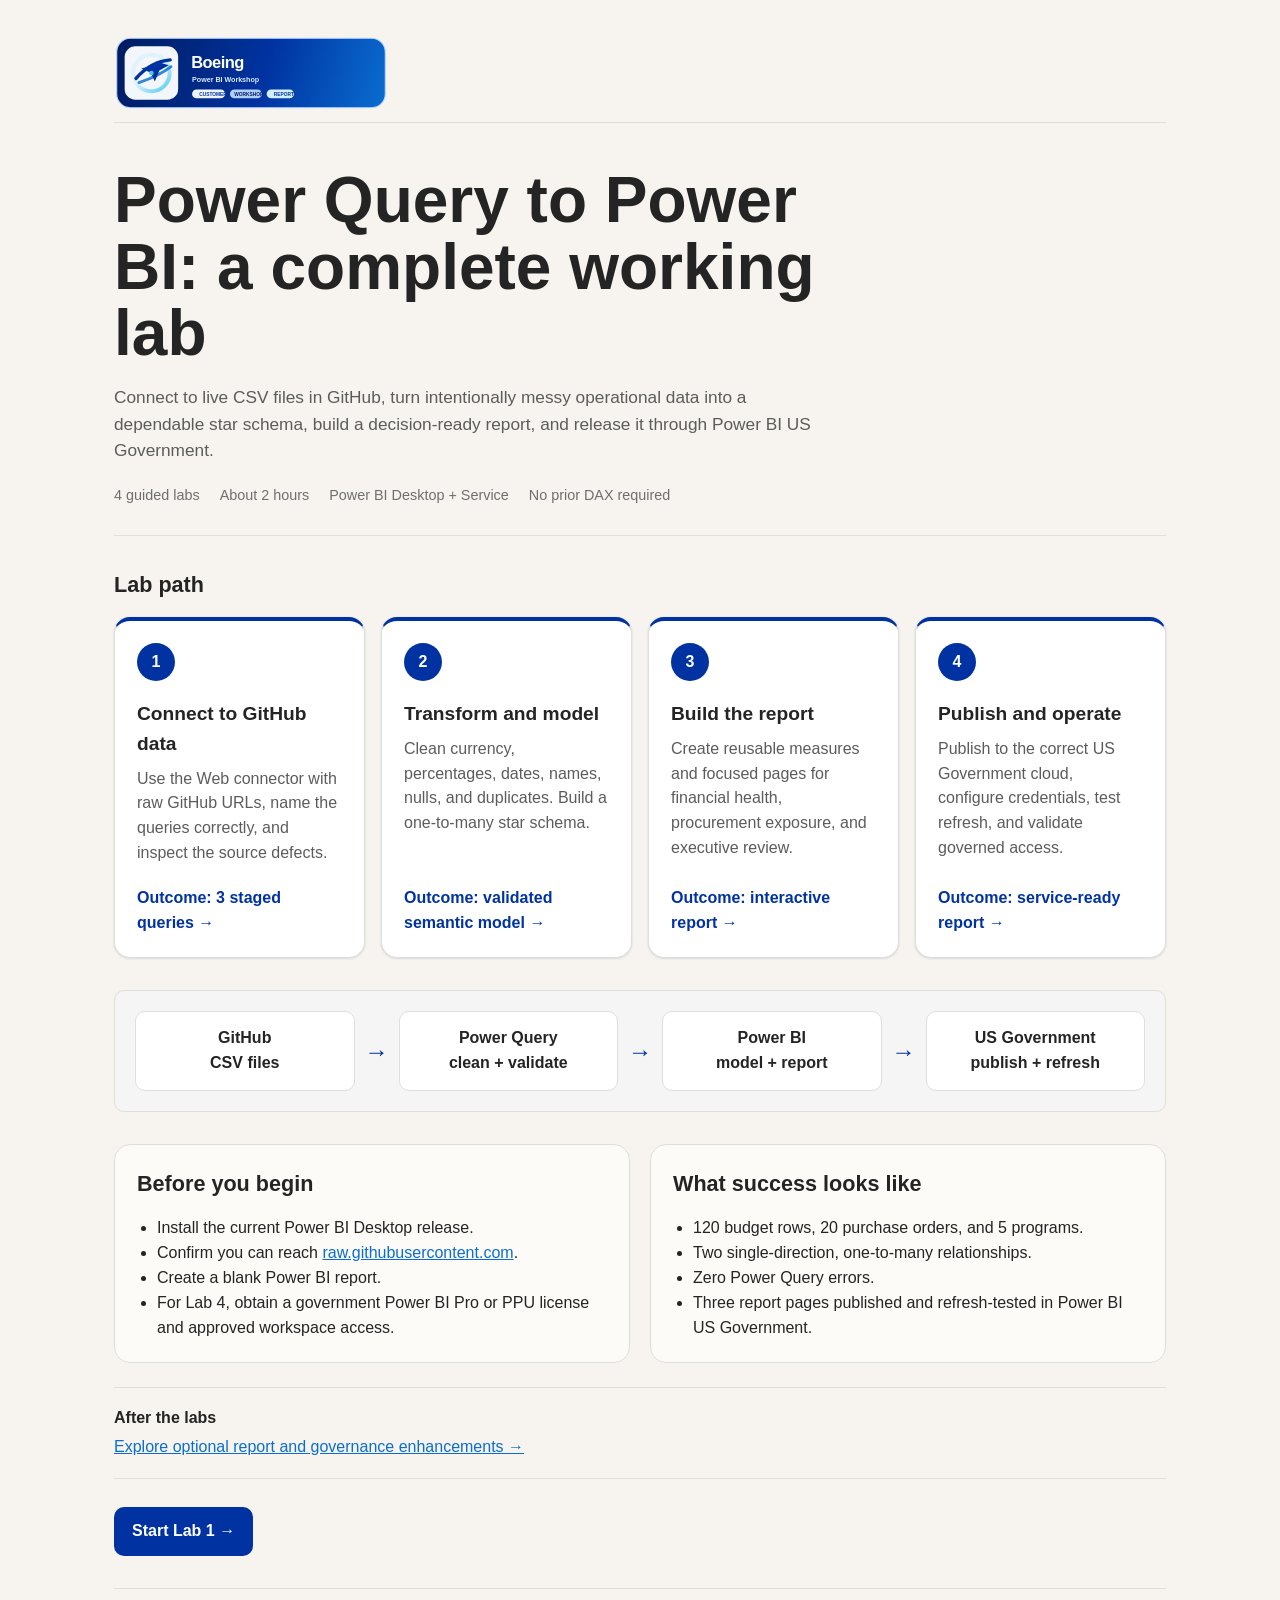
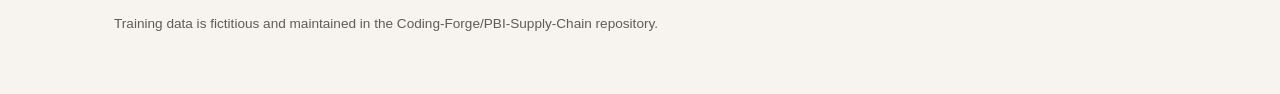
<file: Student/Lab/index.html>
<!doctype html>
<html lang="en">
<head>
  <meta charset="utf-8">
  <meta name="viewport" content="width=device-width, initial-scale=1">
  <title>Power BI Workshop</title>
  <link rel="stylesheet" href="manual-print.css" media="print">
  <script>
    (() => {
      const param = new URLSearchParams(window.location.search).get("clawpilotTheme");
      const theme = param || (window.matchMedia("(prefers-color-scheme: dark)").matches ? "dark" : "light");
      document.documentElement.setAttribute("data-theme", theme);
    })();
  </script>
  <script src="delivery-brand.js" defer></script>
  <style>
    :root { color-scheme: light; --cp-bg: #f7f4ef; --cp-bg-elevated: #fcfbf8; --cp-surface: #ffffff; --cp-surface-soft: #f5f5f5; --cp-border: #dedede; --cp-border-strong: #919191; --cp-text: #242424; --cp-text-muted: #5c5c5c; --cp-text-soft: #6f6f6f; --cp-accent: #b11f4b; --cp-accent-hover: #9a1a41; --cp-accent-soft: rgba(177, 31, 75, 0.08); --cp-accent-fg: #ffffff; --cp-success: #16a34a; --cp-danger: #dc2626; --cp-warning: #f59e0b; --cp-link: #0078d4; --cp-shadow: 0 18px 48px rgba(0, 0, 0, 0.12); --cp-overlay: rgba(255, 255, 255, 0.8); --cp-panel: rgba(255, 255, 255, 0.86); --cp-panel-strong: rgba(255, 255, 255, 0.96); --cp-sheen: rgba(255, 255, 255, 0.55); --cp-highlight: rgba(177, 31, 75, 0.12); }
    html[data-theme="dark"] { color-scheme: dark; --cp-bg: #3d3b3a; --cp-bg-elevated: #343231; --cp-surface: #292929; --cp-surface-soft: #2e2e2e; --cp-border: #474747; --cp-border-strong: #5f5f5f; --cp-text: #dedede; --cp-text-muted: #919191; --cp-text-soft: #b0b0b0; --cp-accent: #fd8ea1; --cp-accent-hover: #fb7b91; --cp-accent-soft: rgba(253, 142, 161, 0.14); --cp-accent-fg: #1a1a1a; --cp-success: #4ade80; --cp-danger: #f87171; --cp-warning: #fbbf24; --cp-link: #4da6ff; --cp-shadow: 0 18px 48px rgba(0, 0, 0, 0.32); --cp-overlay: rgba(41, 41, 41, 0.88); --cp-panel: rgba(41, 41, 41, 0.72); --cp-panel-strong: rgba(41, 41, 41, 0.96); --cp-sheen: rgba(255, 255, 255, 0.04); --cp-highlight: rgba(253, 142, 161, 0.12); }
    * { box-sizing: border-box; }
    body { margin: 0; background: var(--cp-bg); color: var(--cp-text); font-family: "Segoe UI", Aptos, Calibri, -apple-system, BlinkMacSystemFont, sans-serif; line-height: 1.55; }
    a { color: var(--cp-link); }
    .shell { max-width: 1100px; margin: auto; padding: 24px; }
    header { padding: 36px 0 28px; border-bottom: 1px solid var(--cp-border); }
    h1 { max-width: 760px; margin: 8px 0 12px; font-size: clamp(2rem, 5vw, 4rem); line-height: 1.04; letter-spacing: 0; }
    .lede { max-width: 720px; color: var(--cp-text-muted); font-size: 1.08rem; }
    .meta { display: flex; flex-wrap: wrap; gap: 8px 20px; margin-top: 20px; color: var(--cp-text-soft); font-size: .9rem; }
    main { padding: 32px 0; }
    h2 { margin: 0 0 16px; font-size: 1.35rem; letter-spacing: 0; }
    .roadmap { display: grid; grid-template-columns: repeat(4, 1fr); gap: 16px; position: relative; }
    .lab { display: flex; flex-direction: column; min-height: 280px; padding: 22px; background: var(--cp-surface); border: 1px solid var(--cp-border); border-top: 4px solid var(--cp-accent); border-radius: 16px; box-shadow: 0 0 2px var(--cp-border), 0 1px 2px var(--cp-border); text-decoration: none; color: var(--cp-text); }
    .lab:hover { border-color: var(--cp-border-strong); transform: translateY(-2px); }
    .number { width: 38px; height: 38px; display: grid; place-items: center; border-radius: 50%; background: var(--cp-accent); color: var(--cp-accent-fg); font-weight: 800; }
    .lab h3 { margin: 18px 0 8px; font-size: 1.2rem; letter-spacing: 0; }
    .lab p { margin: 0; color: var(--cp-text-muted); }
    .outcome { margin-top: auto; padding-top: 20px; color: var(--cp-accent); font-weight: 700; }
    .flow { display: grid; grid-template-columns: 1fr auto 1fr auto 1fr auto 1fr; align-items: center; gap: 10px; margin: 32px 0; padding: 20px; background: var(--cp-surface-soft); border: 1px solid var(--cp-border); border-radius: 0.625rem; }
    .node { padding: 14px; text-align: center; background: var(--cp-surface); border: 1px solid var(--cp-border); border-radius: 0.625rem; font-weight: 700; }
    .arrow { color: var(--cp-accent); font-size: 1.5rem; font-weight: 800; }
    .requirements { display: grid; grid-template-columns: 1fr 1fr; gap: 20px; margin-top: 32px; }
    .panel { padding: 22px; background: var(--cp-bg-elevated); border: 1px solid var(--cp-border); border-radius: 16px; }
    .panel ul { margin: 10px 0 0; padding-left: 20px; }
    .followup { margin-top: 24px; padding: 18px 0; border-block: 1px solid var(--cp-border); }
    .followup strong { display: block; margin-bottom: 4px; }
    .start { display: inline-flex; margin-top: 28px; padding: 12px 18px; background: var(--cp-accent); color: var(--cp-accent-fg); border-radius: 0.625rem; text-decoration: none; font-weight: 700; }
    footer { padding: 24px 0 36px; border-top: 1px solid var(--cp-border); color: var(--cp-text-muted); font-size: .85rem; }
    @media (max-width: 720px) { .roadmap, .requirements { grid-template-columns: 1fr; } .flow { grid-template-columns: 1fr; } .arrow { transform: rotate(90deg); text-align: center; } .shell { padding: 18px; } }
    @media print { body { background: var(--cp-surface); } .lab { break-inside: avoid; box-shadow: none; } }
  </style>
</head>
<body>
  <div class="shell">
    <header>
      <h1>Power Query to Power BI: a complete working lab</h1>
      <p class="lede">Connect to live CSV files in GitHub, turn intentionally messy operational data into a dependable star schema, build a decision-ready report, and release it through Power BI US Government.</p>
      <div class="meta"><span>4 guided labs</span><span>About 2 hours</span><span>Power BI Desktop + Service</span><span>No prior DAX required</span></div>
    </header>
    <main>
      <h2>Lab path</h2>
      <div class="roadmap">
        <a class="lab" href="01-connect.html"><span class="number">1</span><h3>Connect to GitHub data</h3><p>Use the Web connector with raw GitHub URLs, name the queries correctly, and inspect the source defects.</p><span class="outcome">Outcome: 3 staged queries →</span></a>
        <a class="lab" href="02-transform-model.html"><span class="number">2</span><h3>Transform and model</h3><p>Clean currency, percentages, dates, names, nulls, and duplicates. Build a one-to-many star schema.</p><span class="outcome">Outcome: validated semantic model →</span></a>
        <a class="lab" href="03-build-report.html"><span class="number">3</span><h3>Build the report</h3><p>Create reusable measures and focused pages for financial health, procurement exposure, and executive review.</p><span class="outcome">Outcome: interactive report →</span></a>
        <a class="lab" href="04-publish-service.html"><span class="number">4</span><h3>Publish and operate</h3><p>Publish to the correct US Government cloud, configure credentials, test refresh, and validate governed access.</p><span class="outcome">Outcome: service-ready report →</span></a>
      </div>
      <div class="flow" aria-label="Lab workflow illustration">
        <div class="node">GitHub<br>CSV files</div><div class="arrow">→</div><div class="node">Power Query<br>clean + validate</div><div class="arrow">→</div><div class="node">Power BI<br>model + report</div><div class="arrow">→</div><div class="node">US Government<br>publish + refresh</div>
      </div>
      <div class="requirements">
        <section class="panel"><h2>Before you begin</h2><ul><li>Install the current Power BI Desktop release.</li><li>Confirm you can reach <a href="https://raw.githubusercontent.com" target="_blank" rel="noreferrer">raw.githubusercontent.com</a>.</li><li>Create a blank Power BI report.</li><li>For Lab 4, obtain a government Power BI Pro or PPU license and approved workspace access.</li></ul></section>
        <section class="panel"><h2>What success looks like</h2><ul><li>120 budget rows, 20 purchase orders, and 5 programs.</li><li>Two single-direction, one-to-many relationships.</li><li>Zero Power Query errors.</li><li>Three report pages published and refresh-tested in Power BI US Government.</li></ul></section>
      </div>
      <div class="followup"><strong>After the labs</strong><a href="follow-up.html">Explore optional report and governance enhancements →</a></div>
      <a class="start" href="01-connect.html">Start Lab 1 →</a>
    </main>
    <footer>Training data is fictitious and maintained in the Coding-Forge/PBI-Supply-Chain repository.</footer>
  </div>
</body>
</html>
</file>
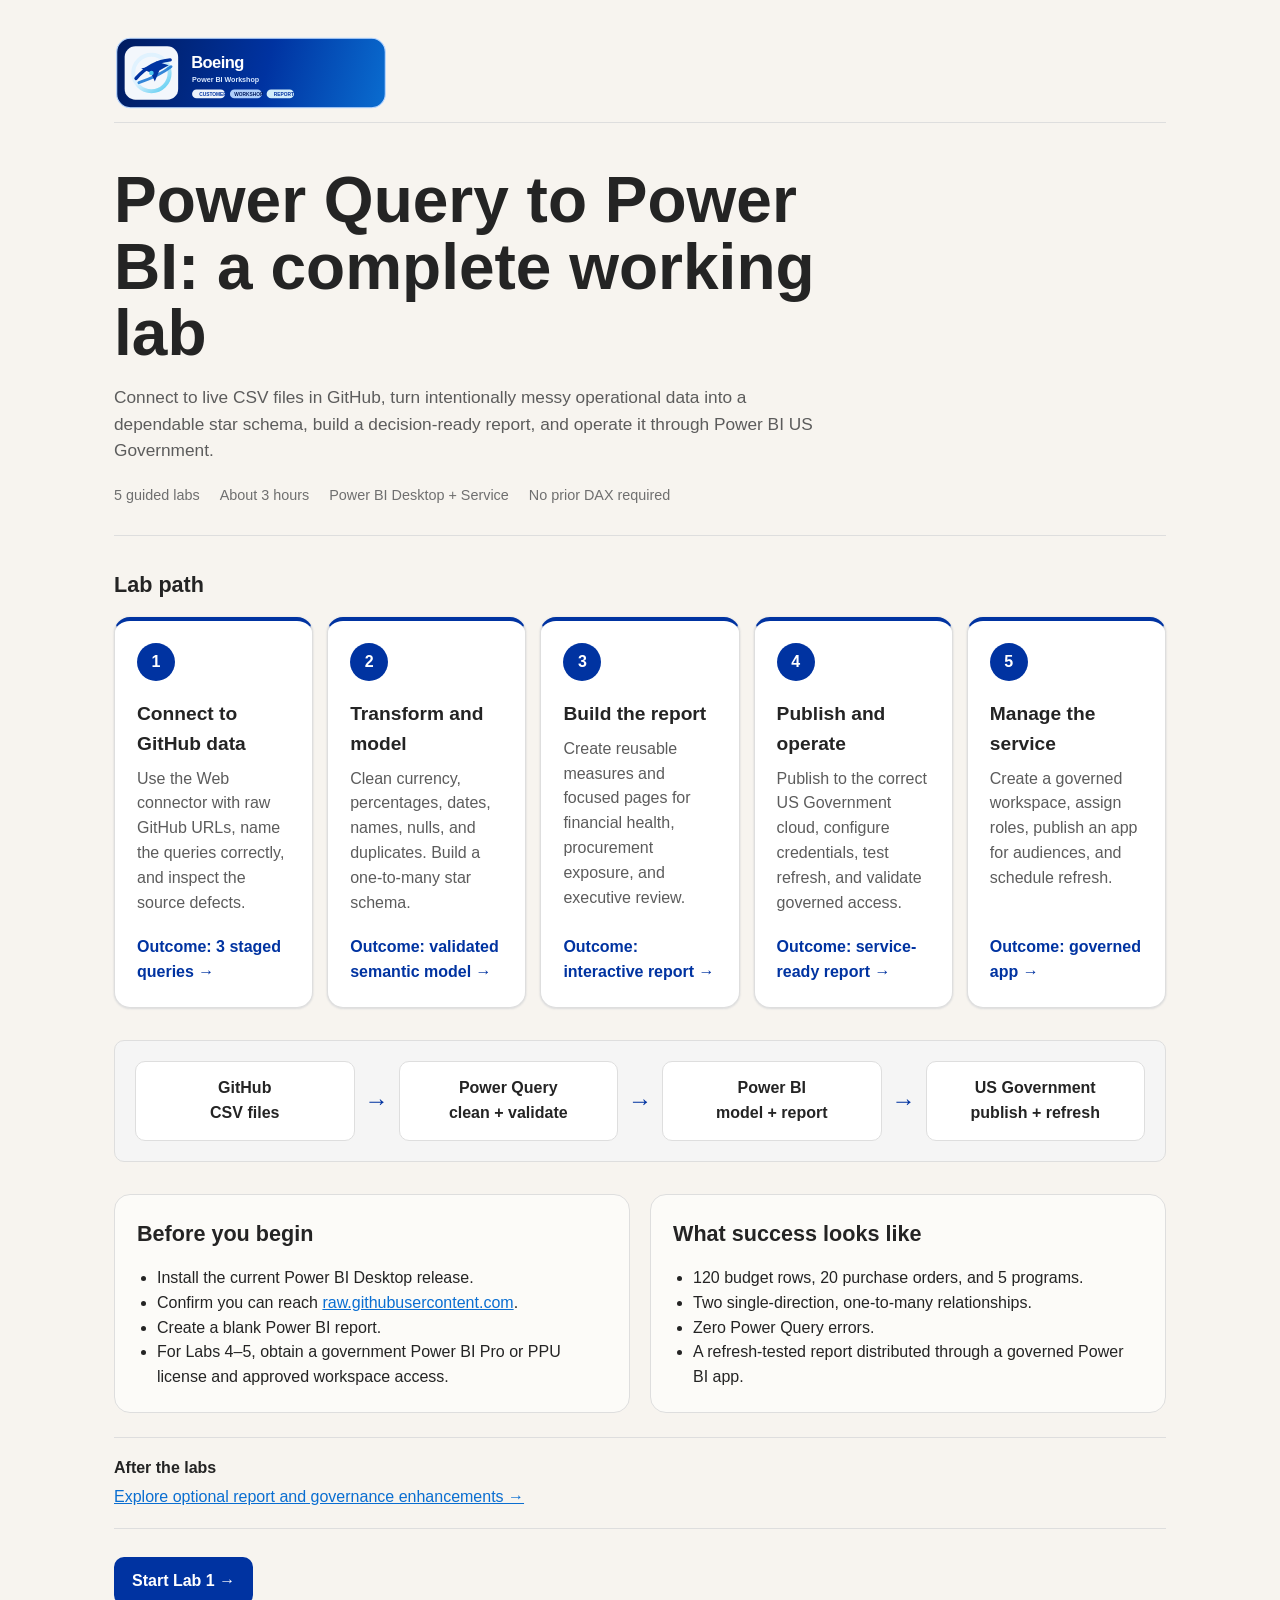
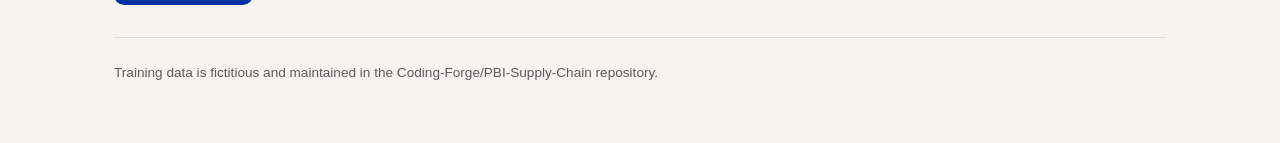
<file: Student/Labs/Web/index.html>
<!doctype html>
<html lang="en">
<head>
  <meta charset="utf-8">
  <meta name="viewport" content="width=device-width, initial-scale=1">
  <title>Power BI Workshop</title>
  <link rel="stylesheet" href="styles/manual-print.css" media="print">
  <script>
    (() => {
      const param = new URLSearchParams(window.location.search).get("clawpilotTheme");
      const theme = param || (window.matchMedia("(prefers-color-scheme: dark)").matches ? "dark" : "light");
      document.documentElement.setAttribute("data-theme", theme);
    })();
  </script>
  <script src="scripts/delivery-brand.js" defer></script>
  <style>
    :root { color-scheme: light; --cp-bg: #f7f4ef; --cp-bg-elevated: #fcfbf8; --cp-surface: #ffffff; --cp-surface-soft: #f5f5f5; --cp-border: #dedede; --cp-border-strong: #919191; --cp-text: #242424; --cp-text-muted: #5c5c5c; --cp-text-soft: #6f6f6f; --cp-accent: #b11f4b; --cp-accent-hover: #9a1a41; --cp-accent-soft: rgba(177, 31, 75, 0.08); --cp-accent-fg: #ffffff; --cp-success: #16a34a; --cp-danger: #dc2626; --cp-warning: #f59e0b; --cp-link: #0078d4; --cp-shadow: 0 18px 48px rgba(0, 0, 0, 0.12); --cp-overlay: rgba(255, 255, 255, 0.8); --cp-panel: rgba(255, 255, 255, 0.86); --cp-panel-strong: rgba(255, 255, 255, 0.96); --cp-sheen: rgba(255, 255, 255, 0.55); --cp-highlight: rgba(177, 31, 75, 0.12); }
    html[data-theme="dark"] { color-scheme: dark; --cp-bg: #3d3b3a; --cp-bg-elevated: #343231; --cp-surface: #292929; --cp-surface-soft: #2e2e2e; --cp-border: #474747; --cp-border-strong: #5f5f5f; --cp-text: #dedede; --cp-text-muted: #919191; --cp-text-soft: #b0b0b0; --cp-accent: #fd8ea1; --cp-accent-hover: #fb7b91; --cp-accent-soft: rgba(253, 142, 161, 0.14); --cp-accent-fg: #1a1a1a; --cp-success: #4ade80; --cp-danger: #f87171; --cp-warning: #fbbf24; --cp-link: #4da6ff; --cp-shadow: 0 18px 48px rgba(0, 0, 0, 0.32); --cp-overlay: rgba(41, 41, 41, 0.88); --cp-panel: rgba(41, 41, 41, 0.72); --cp-panel-strong: rgba(41, 41, 41, 0.96); --cp-sheen: rgba(255, 255, 255, 0.04); --cp-highlight: rgba(253, 142, 161, 0.12); }
    * { box-sizing: border-box; }
    body { margin: 0; background: var(--cp-bg); color: var(--cp-text); font-family: "Segoe UI", Aptos, Calibri, -apple-system, BlinkMacSystemFont, sans-serif; line-height: 1.55; }
    a { color: var(--cp-link); }
    .shell { max-width: 1100px; margin: auto; padding: 24px; }
    header { padding: 36px 0 28px; border-bottom: 1px solid var(--cp-border); }
    h1 { max-width: 760px; margin: 8px 0 12px; font-size: clamp(2rem, 5vw, 4rem); line-height: 1.04; letter-spacing: 0; }
    .lede { max-width: 720px; color: var(--cp-text-muted); font-size: 1.08rem; }
    .meta { display: flex; flex-wrap: wrap; gap: 8px 20px; margin-top: 20px; color: var(--cp-text-soft); font-size: .9rem; }
    main { padding: 32px 0; }
    h2 { margin: 0 0 16px; font-size: 1.35rem; letter-spacing: 0; }
    .roadmap { display: grid; grid-template-columns: repeat(5, 1fr); gap: 14px; position: relative; }
    .lab { display: flex; flex-direction: column; min-height: 280px; padding: 22px; background: var(--cp-surface); border: 1px solid var(--cp-border); border-top: 4px solid var(--cp-accent); border-radius: 16px; box-shadow: 0 0 2px var(--cp-border), 0 1px 2px var(--cp-border); text-decoration: none; color: var(--cp-text); }
    .lab:hover { border-color: var(--cp-border-strong); transform: translateY(-2px); }
    .number { width: 38px; height: 38px; display: grid; place-items: center; border-radius: 50%; background: var(--cp-accent); color: var(--cp-accent-fg); font-weight: 800; }
    .lab h3 { margin: 18px 0 8px; font-size: 1.2rem; letter-spacing: 0; }
    .lab p { margin: 0; color: var(--cp-text-muted); }
    .outcome { margin-top: auto; padding-top: 20px; color: var(--cp-accent); font-weight: 700; }
    .flow { display: grid; grid-template-columns: 1fr auto 1fr auto 1fr auto 1fr; align-items: center; gap: 10px; margin: 32px 0; padding: 20px; background: var(--cp-surface-soft); border: 1px solid var(--cp-border); border-radius: 0.625rem; }
    .node { padding: 14px; text-align: center; background: var(--cp-surface); border: 1px solid var(--cp-border); border-radius: 0.625rem; font-weight: 700; }
    .arrow { color: var(--cp-accent); font-size: 1.5rem; font-weight: 800; }
    .requirements { display: grid; grid-template-columns: 1fr 1fr; gap: 20px; margin-top: 32px; }
    .panel { padding: 22px; background: var(--cp-bg-elevated); border: 1px solid var(--cp-border); border-radius: 16px; }
    .panel ul { margin: 10px 0 0; padding-left: 20px; }
    .followup { margin-top: 24px; padding: 18px 0; border-block: 1px solid var(--cp-border); }
    .followup strong { display: block; margin-bottom: 4px; }
    .start { display: inline-flex; margin-top: 28px; padding: 12px 18px; background: var(--cp-accent); color: var(--cp-accent-fg); border-radius: 0.625rem; text-decoration: none; font-weight: 700; }
    footer { padding: 24px 0 36px; border-top: 1px solid var(--cp-border); color: var(--cp-text-muted); font-size: .85rem; }
    @media (max-width: 720px) { .roadmap, .requirements { grid-template-columns: 1fr; } .flow { grid-template-columns: 1fr; } .arrow { transform: rotate(90deg); text-align: center; } .shell { padding: 18px; } }
    @media print { body { background: var(--cp-surface); } .lab { break-inside: avoid; box-shadow: none; } }
  </style>
</head>
<body>
  <div class="shell">
    <header>
      <h1>Power Query to Power BI: a complete working lab</h1>
      <p class="lede">Connect to live CSV files in GitHub, turn intentionally messy operational data into a dependable star schema, build a decision-ready report, and operate it through Power BI US Government.</p>
      <div class="meta"><span>5 guided labs</span><span>About 3 hours</span><span>Power BI Desktop + Service</span><span>No prior DAX required</span></div>
    </header>
    <main>
      <h2>Lab path</h2>
      <div class="roadmap">
        <a class="lab" href="01-connect.html"><span class="number">1</span><h3>Connect to GitHub data</h3><p>Use the Web connector with raw GitHub URLs, name the queries correctly, and inspect the source defects.</p><span class="outcome">Outcome: 3 staged queries →</span></a>
        <a class="lab" href="02-transform-model.html"><span class="number">2</span><h3>Transform and model</h3><p>Clean currency, percentages, dates, names, nulls, and duplicates. Build a one-to-many star schema.</p><span class="outcome">Outcome: validated semantic model →</span></a>
        <a class="lab" href="03-build-report.html"><span class="number">3</span><h3>Build the report</h3><p>Create reusable measures and focused pages for financial health, procurement exposure, and executive review.</p><span class="outcome">Outcome: interactive report →</span></a>
        <a class="lab" href="04-publish-service.html"><span class="number">4</span><h3>Publish and operate</h3><p>Publish to the correct US Government cloud, configure credentials, test refresh, and validate governed access.</p><span class="outcome">Outcome: service-ready report →</span></a>
        <a class="lab" href="05-manage-power-bi-service.html"><span class="number">5</span><h3>Manage the service</h3><p>Create a governed workspace, assign roles, publish an app for audiences, and schedule refresh.</p><span class="outcome">Outcome: governed app →</span></a>
      </div>
      <div class="flow" aria-label="Lab workflow illustration">
        <div class="node">GitHub<br>CSV files</div><div class="arrow">→</div><div class="node">Power Query<br>clean + validate</div><div class="arrow">→</div><div class="node">Power BI<br>model + report</div><div class="arrow">→</div><div class="node">US Government<br>publish + refresh</div>
      </div>
      <div class="requirements">
        <section class="panel"><h2>Before you begin</h2><ul><li>Install the current Power BI Desktop release.</li><li>Confirm you can reach <a href="https://raw.githubusercontent.com" target="_blank" rel="noreferrer">raw.githubusercontent.com</a>.</li><li>Create a blank Power BI report.</li><li>For Labs 4–5, obtain a government Power BI Pro or PPU license and approved workspace access.</li></ul></section>
        <section class="panel"><h2>What success looks like</h2><ul><li>120 budget rows, 20 purchase orders, and 5 programs.</li><li>Two single-direction, one-to-many relationships.</li><li>Zero Power Query errors.</li><li>A refresh-tested report distributed through a governed Power BI app.</li></ul></section>
      </div>
      <div class="followup"><strong>After the labs</strong><a href="follow-up.html">Explore optional report and governance enhancements →</a></div>
      <a class="start" href="01-connect.html">Start Lab 1 →</a>
    </main>
    <footer>Training data is fictitious and maintained in the Coding-Forge/PBI-Supply-Chain repository.</footer>
  </div>
</body>
</html>
</file>
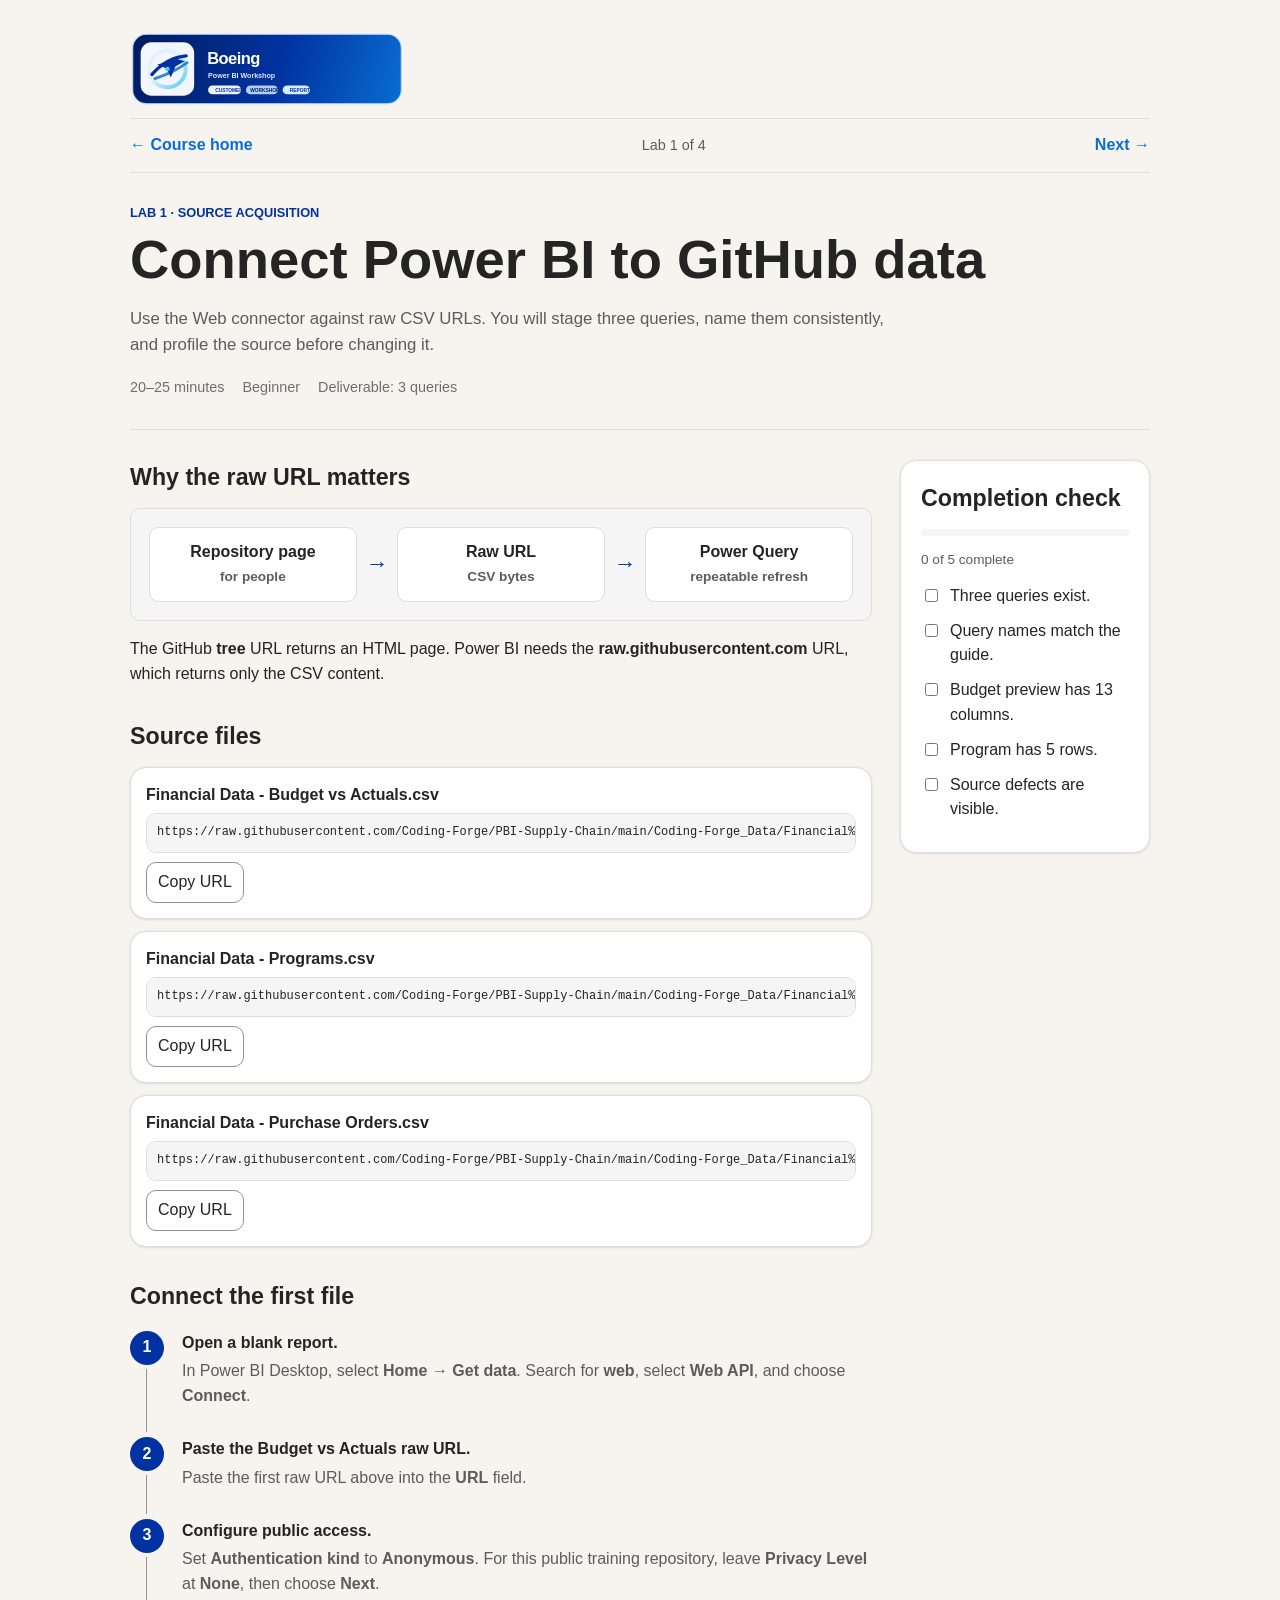
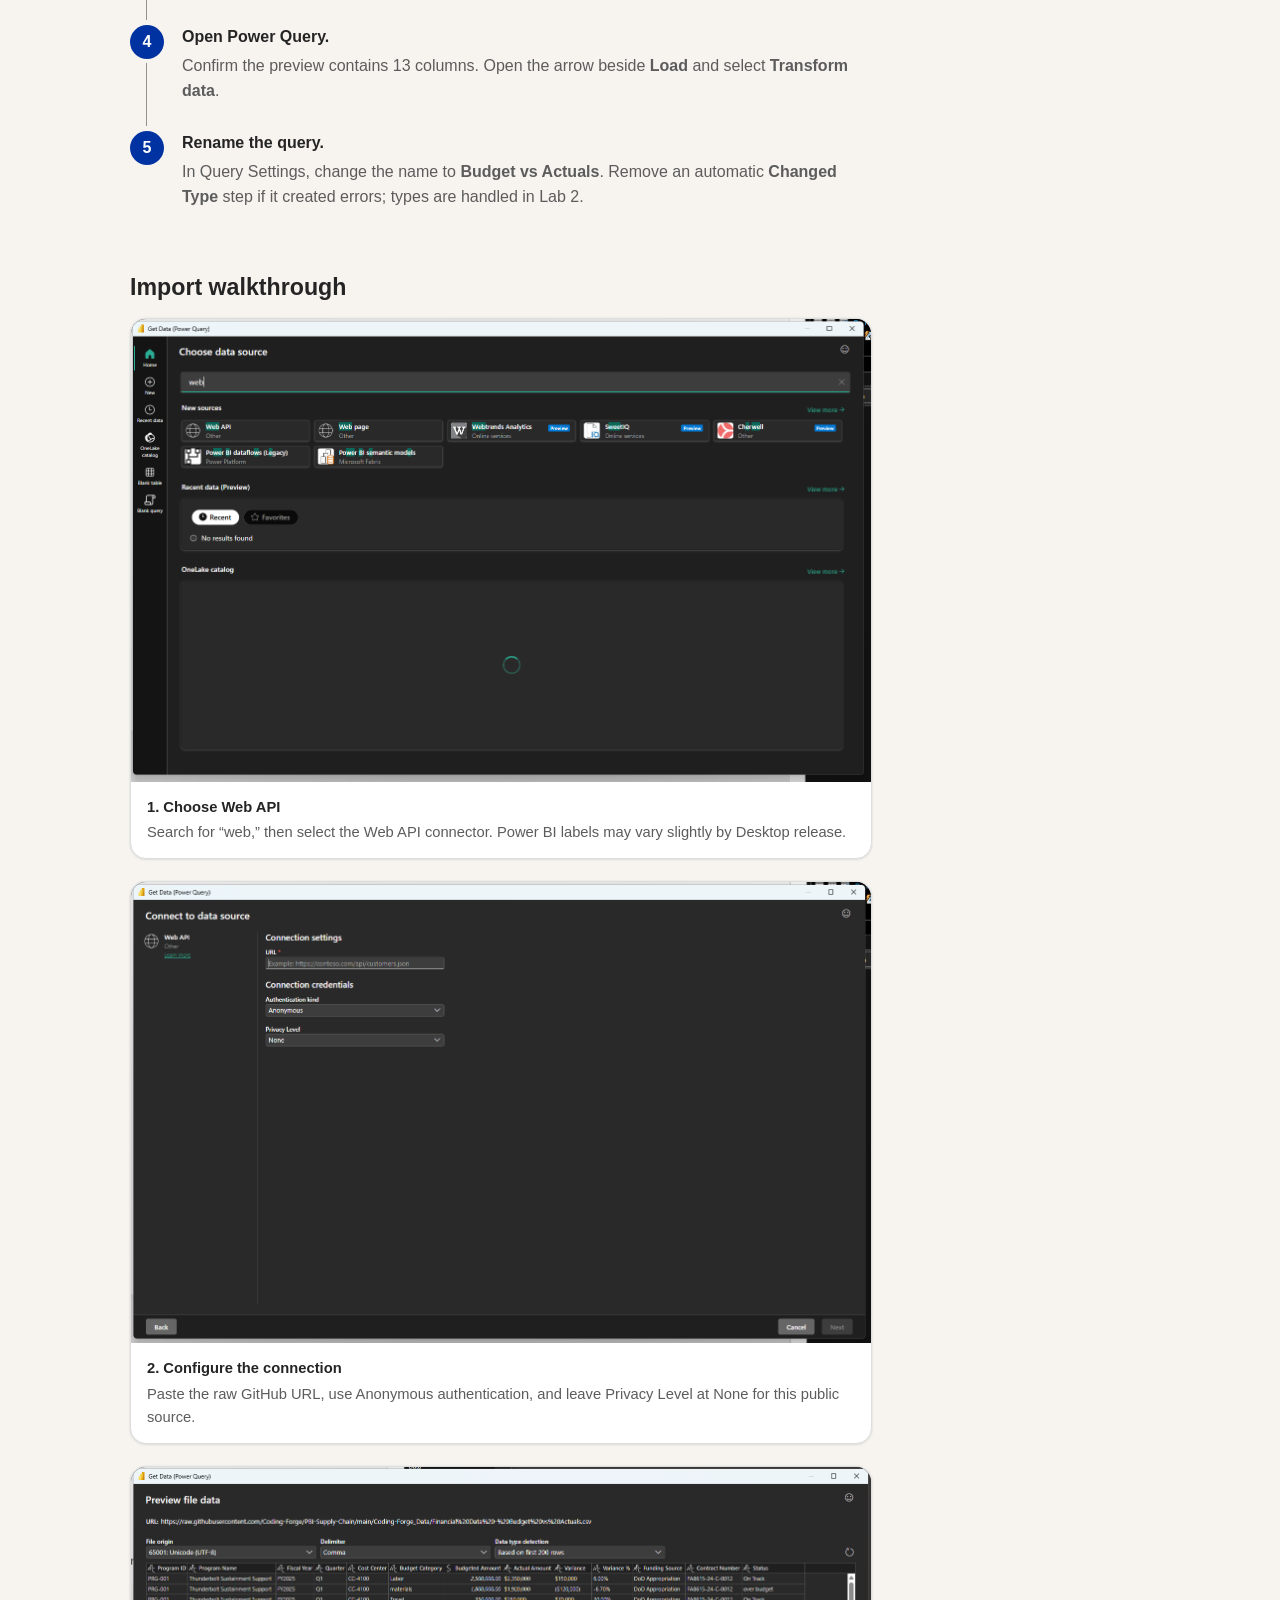
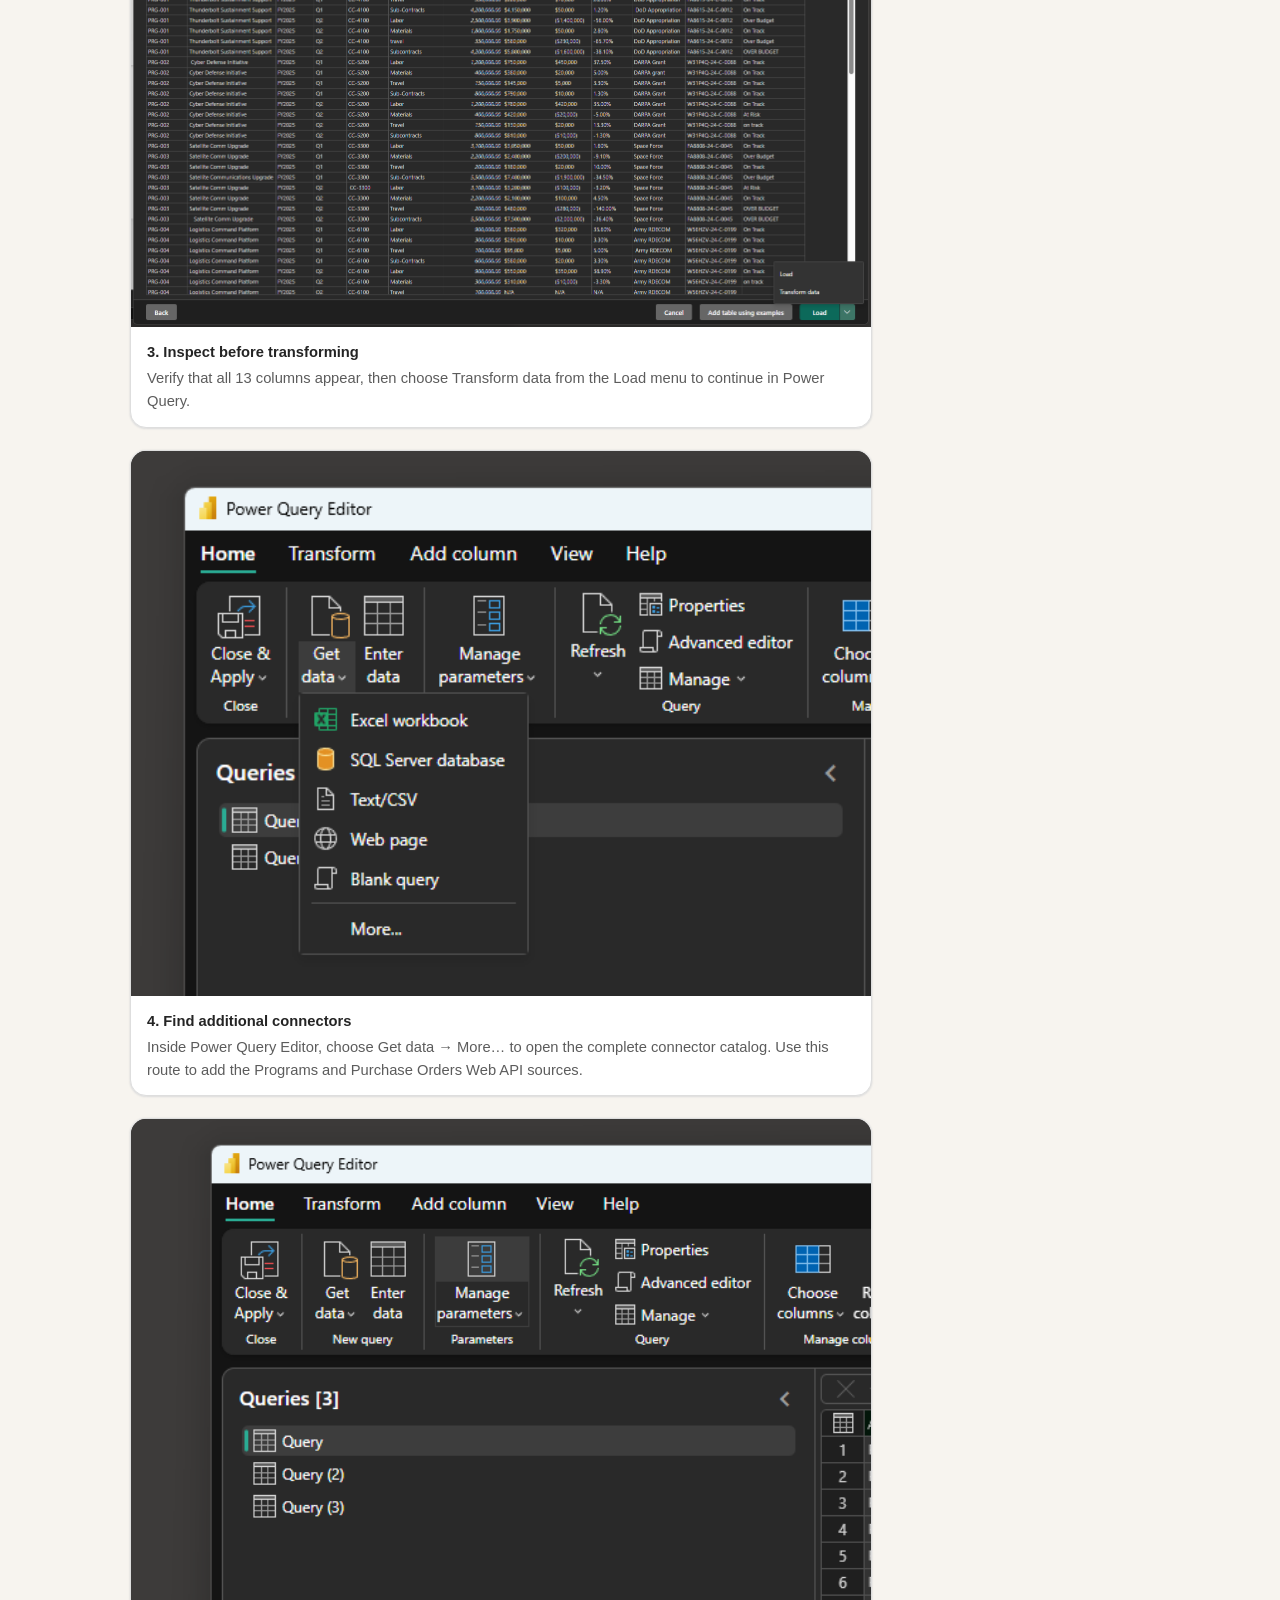
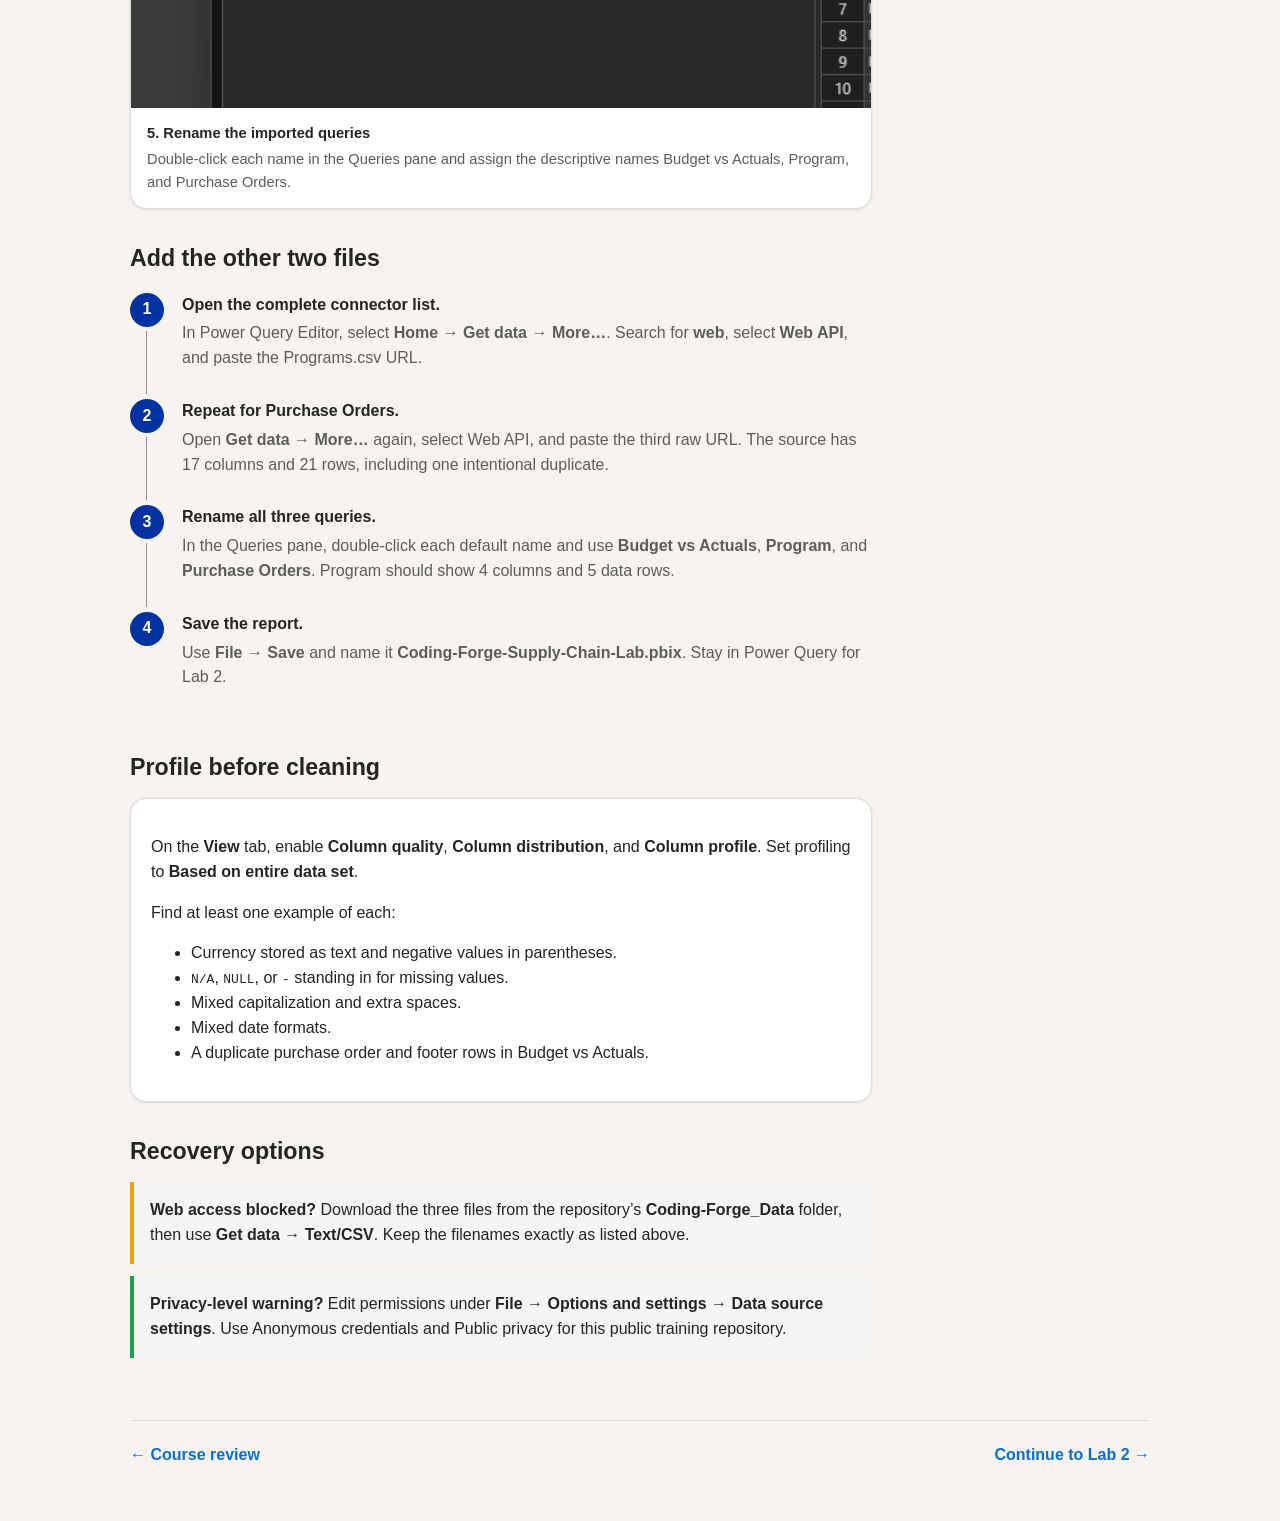
<file: Student/Lab/01-connect.html>
<!doctype html>
<html lang="en"><head><meta charset="utf-8"><meta name="viewport" content="width=device-width,initial-scale=1"><title>Lab 1 · Connect to GitHub Data</title>
<link rel="stylesheet" href="manual-print.css" media="print">
<script>(()=>{const param=new URLSearchParams(window.location.search).get("clawpilotTheme");const theme=param||(window.matchMedia("(prefers-color-scheme: dark)").matches?"dark":"light");document.documentElement.setAttribute("data-theme",theme);})();</script>
<script src="delivery-brand.js" defer></script>
<style>
:root{color-scheme:light;--cp-bg:#f7f4ef;--cp-bg-elevated:#fcfbf8;--cp-surface:#ffffff;--cp-surface-soft:#f5f5f5;--cp-border:#dedede;--cp-border-strong:#919191;--cp-text:#242424;--cp-text-muted:#5c5c5c;--cp-text-soft:#6f6f6f;--cp-accent:#b11f4b;--cp-accent-hover:#9a1a41;--cp-accent-soft:rgba(177,31,75,.08);--cp-accent-fg:#ffffff;--cp-success:#16a34a;--cp-danger:#dc2626;--cp-warning:#f59e0b;--cp-link:#0078d4;--cp-shadow:0 18px 48px rgba(0,0,0,.12);--cp-overlay:rgba(255,255,255,.8);--cp-panel:rgba(255,255,255,.86);--cp-panel-strong:rgba(255,255,255,.96);--cp-sheen:rgba(255,255,255,.55);--cp-highlight:rgba(177,31,75,.12)}
html[data-theme="dark"]{color-scheme:dark;--cp-bg:#3d3b3a;--cp-bg-elevated:#343231;--cp-surface:#292929;--cp-surface-soft:#2e2e2e;--cp-border:#474747;--cp-border-strong:#5f5f5f;--cp-text:#dedede;--cp-text-muted:#919191;--cp-text-soft:#b0b0b0;--cp-accent:#fd8ea1;--cp-accent-hover:#fb7b91;--cp-accent-soft:rgba(253,142,161,.14);--cp-accent-fg:#1a1a1a;--cp-success:#4ade80;--cp-danger:#f87171;--cp-warning:#fbbf24;--cp-link:#4da6ff;--cp-shadow:0 18px 48px rgba(0,0,0,.32);--cp-overlay:rgba(41,41,41,.88);--cp-panel:rgba(41,41,41,.72);--cp-panel-strong:rgba(41,41,41,.96);--cp-sheen:rgba(255,255,255,.04);--cp-highlight:rgba(253,142,161,.12)}
*{box-sizing:border-box}body{margin:0;background:var(--cp-bg);color:var(--cp-text);font-family:"Segoe UI",Aptos,Calibri,-apple-system,BlinkMacSystemFont,sans-serif;line-height:1.55}a{color:var(--cp-link)}button,input{font:inherit}.shell{max-width:1060px;margin:auto;padding:20px}.topnav,.bottomnav{display:flex;justify-content:space-between;align-items:center;gap:12px;padding:14px 0}.topnav a,.bottomnav a{font-weight:700;text-decoration:none}.crumb{color:var(--cp-text-muted);font-size:.9rem}header{padding:30px 0;border-block:1px solid var(--cp-border)}.eyebrow{color:var(--cp-accent);font-weight:800;text-transform:uppercase;font-size:.8rem}h1{margin:8px 0;font-size:clamp(2rem,5vw,3.4rem);line-height:1.08;letter-spacing:0}.lede{max-width:760px;color:var(--cp-text-muted);font-size:1.05rem}.meta{display:flex;gap:18px;flex-wrap:wrap;margin-top:18px;color:var(--cp-text-soft);font-size:.9rem}main{display:grid;grid-template-columns:minmax(0,1fr) 250px;gap:28px;padding:30px 0}article{min-width:0}aside{align-self:start;position:sticky;top:18px}.panel,.urlcard,.checklist{background:var(--cp-surface);border:1px solid var(--cp-border);border-radius:16px;padding:20px;box-shadow:0 0 2px var(--cp-border),0 1px 2px var(--cp-border)}section{margin:0 0 32px}h2{margin:0 0 12px;font-size:1.45rem;letter-spacing:0}h3{font-size:1.05rem;letter-spacing:0}.steps{counter-reset:step;list-style:none;padding:0}.steps>li{counter-increment:step;position:relative;padding:0 0 24px 52px}.steps>li::before{content:counter(step);position:absolute;left:0;top:0;width:34px;height:34px;display:grid;place-items:center;border-radius:50%;background:var(--cp-accent);color:var(--cp-accent-fg);font-weight:800}.steps>li:not(:last-child)::after{content:"";position:absolute;left:16px;top:38px;bottom:5px;border-left:1px solid var(--cp-border-strong)}.steps p{margin:4px 0;color:var(--cp-text-muted)}.urls{display:grid;gap:12px}.urlcard{padding:15px}.urlcard strong{display:block;margin-bottom:6px}.code{display:block;overflow:auto;padding:10px;background:var(--cp-surface-soft);border:1px solid var(--cp-border);border-radius:.625rem;font:12px/1.45 Consolas,"Courier New",Courier,monospace;white-space:nowrap}.copy{margin-top:9px;padding:7px 11px;border:1px solid var(--cp-border-strong);border-radius:.625rem;background:var(--cp-surface);color:var(--cp-text);cursor:pointer}.copy:hover{border-color:var(--cp-accent);color:var(--cp-accent)}.flow{display:grid;grid-template-columns:1fr auto 1fr auto 1fr;gap:9px;align-items:center;padding:18px;background:var(--cp-surface-soft);border:1px solid var(--cp-border);border-radius:.625rem}.node{text-align:center;padding:12px;background:var(--cp-surface);border:1px solid var(--cp-border);border-radius:.625rem;font-weight:700}.arrow{color:var(--cp-accent);font-weight:900;font-size:1.4rem}.callout{padding:16px;border-left:4px solid var(--cp-warning);background:var(--cp-surface-soft);border-radius:0 .625rem .625rem 0}.success{border-left-color:var(--cp-success)}.checklist label{display:flex;gap:9px;margin:10px 0;align-items:flex-start}.checklist input{margin-top:5px;accent-color:var(--cp-accent)}.progress{height:7px;background:var(--cp-surface-soft);border-radius:.625rem;overflow:hidden}.bar{height:100%;width:0;background:var(--cp-accent);transition:width .2s}.small{color:var(--cp-text-muted);font-size:.85rem}.bottomnav{border-top:1px solid var(--cp-border);padding:22px 0 34px}@media(max-width:760px){main{grid-template-columns:1fr}aside{position:static;order:-1}.flow{grid-template-columns:1fr}.arrow{transform:rotate(90deg);text-align:center}.shell{padding:16px}}@media print{aside,.topnav,.bottomnav,.copy{display:none}main{display:block}.panel,.urlcard{box-shadow:none;break-inside:avoid}}
</style>
<style>
.urls,.urlcard{min-width:0}.walkthrough{display:grid;gap:22px}.shot{margin:0;background:var(--cp-surface);border:1px solid var(--cp-border);border-radius:16px;overflow:hidden;box-shadow:0 0 2px var(--cp-border),0 1px 2px var(--cp-border)}.shot img{display:block;width:100%;height:auto;object-fit:contain;background:#242424}.shot figcaption{padding:14px 16px;color:var(--cp-text-muted);font-size:.92rem}.shot figcaption strong{display:block;color:var(--cp-text);margin-bottom:3px}@media(max-width:760px){.shot{border-radius:8px}.shot figcaption{padding:12px}}
</style></head><body><div class="shell">
<nav class="topnav"><a href="index.html">← Course home</a><span class="crumb">Lab 1 of 4</span><a href="02-transform-model.html">Next →</a></nav>
<header><div class="eyebrow">Lab 1 · Source acquisition</div><h1>Connect Power BI to GitHub data</h1><p class="lede">Use the Web connector against raw CSV URLs. You will stage three queries, name them consistently, and profile the source before changing it.</p><div class="meta"><span>20–25 minutes</span><span>Beginner</span><span>Deliverable: 3 queries</span></div></header>
<main><article>
<section><h2>Why the raw URL matters</h2><div class="flow" aria-label="GitHub data connection illustration"><div class="node">Repository page<br><span class="small">for people</span></div><div class="arrow">→</div><div class="node">Raw URL<br><span class="small">CSV bytes</span></div><div class="arrow">→</div><div class="node">Power Query<br><span class="small">repeatable refresh</span></div></div><p>The GitHub <strong>tree</strong> URL returns an HTML page. Power BI needs the <strong>raw.githubusercontent.com</strong> URL, which returns only the CSV content.</p></section>
<section><h2>Source files</h2><div class="urls">
<div class="urlcard"><strong>Financial Data - Budget vs Actuals.csv</strong><code class="code" id="u1">https://raw.githubusercontent.com/Coding-Forge/PBI-Supply-Chain/main/Coding-Forge_Data/Financial%20Data%20-%20Budget%20vs%20Actuals.csv</code><button class="copy" data-copy="u1">Copy URL</button></div>
<div class="urlcard"><strong>Financial Data - Programs.csv</strong><code class="code" id="u2">https://raw.githubusercontent.com/Coding-Forge/PBI-Supply-Chain/main/Coding-Forge_Data/Financial%20Data%20-%20Programs.csv</code><button class="copy" data-copy="u2">Copy URL</button></div>
<div class="urlcard"><strong>Financial Data - Purchase Orders.csv</strong><code class="code" id="u3">https://raw.githubusercontent.com/Coding-Forge/PBI-Supply-Chain/main/Coding-Forge_Data/Financial%20Data%20-%20Purchase%20Orders.csv</code><button class="copy" data-copy="u3">Copy URL</button></div>
</div></section>
<section><h2>Connect the first file</h2><ol class="steps"><li><strong>Open a blank report.</strong><p>In Power BI Desktop, select <b>Home → Get data</b>. Search for <b>web</b>, select <b>Web API</b>, and choose <b>Connect</b>.</p></li><li><strong>Paste the Budget vs Actuals raw URL.</strong><p>Paste the first raw URL above into the <b>URL</b> field.</p></li><li><strong>Configure public access.</strong><p>Set <b>Authentication kind</b> to <b>Anonymous</b>. For this public training repository, leave <b>Privacy Level</b> at <b>None</b>, then choose <b>Next</b>.</p></li><li><strong>Open Power Query.</strong><p>Confirm the preview contains 13 columns. Open the arrow beside <b>Load</b> and select <b>Transform data</b>.</p></li><li><strong>Rename the query.</strong><p>In Query Settings, change the name to <b>Budget vs Actuals</b>. Remove an automatic <b>Changed Type</b> step if it created errors; types are handled in Lab 2.</p></li></ol></section>
<section><h2>Import walkthrough</h2><div class="walkthrough">
<figure class="shot"><img src="../Images/GetData.png" alt="Power BI Get Data window filtered to web sources, with Web API available to select"><figcaption><strong>1. Choose Web API</strong>Search for “web,” then select the Web API connector. Power BI labels may vary slightly by Desktop release.</figcaption></figure>
<figure class="shot"><img src="../Images/WebAPI.png" alt="Power BI Web API connection settings showing URL, Anonymous authentication, and Privacy Level fields"><figcaption><strong>2. Configure the connection</strong>Paste the raw GitHub URL, use Anonymous authentication, and leave Privacy Level at None for this public source.</figcaption></figure>
<figure class="shot"><img src="../Images/Load_Transform.png" alt="Power BI CSV preview showing the Budget versus Actuals columns and the Transform data choice under the Load menu"><figcaption><strong>3. Inspect before transforming</strong>Verify that all 13 columns appear, then choose Transform data from the Load menu to continue in Power Query.</figcaption></figure>
<figure class="shot"><img src="../Images/GetData_More.png" alt="Power Query Editor Get data menu showing common connectors and the More option"><figcaption><strong>4. Find additional connectors</strong>Inside Power Query Editor, choose Get data → More… to open the complete connector catalog. Use this route to add the Programs and Purchase Orders Web API sources.</figcaption></figure>
<figure class="shot"><img src="../Images/RenameQueries.png" alt="Power Query Editor Queries pane showing three imported queries with default names"><figcaption><strong>5. Rename the imported queries</strong>Double-click each name in the Queries pane and assign the descriptive names Budget vs Actuals, Program, and Purchase Orders.</figcaption></figure>
</div></section>
<section><h2>Add the other two files</h2><ol class="steps"><li><strong>Open the complete connector list.</strong><p>In Power Query Editor, select <b>Home → Get data → More…</b>. Search for <b>web</b>, select <b>Web API</b>, and paste the Programs.csv URL.</p></li><li><strong>Repeat for Purchase Orders.</strong><p>Open <b>Get data → More…</b> again, select Web API, and paste the third raw URL. The source has 17 columns and 21 rows, including one intentional duplicate.</p></li><li><strong>Rename all three queries.</strong><p>In the Queries pane, double-click each default name and use <b>Budget vs Actuals</b>, <b>Program</b>, and <b>Purchase Orders</b>. Program should show 4 columns and 5 data rows.</p></li><li><strong>Save the report.</strong><p>Use <b>File → Save</b> and name it <b>Coding-Forge-Supply-Chain-Lab.pbix</b>. Stay in Power Query for Lab 2.</p></li></ol></section>
<section><h2>Profile before cleaning</h2><div class="panel"><p>On the <b>View</b> tab, enable <b>Column quality</b>, <b>Column distribution</b>, and <b>Column profile</b>. Set profiling to <b>Based on entire data set</b>.</p><p>Find at least one example of each:</p><ul><li>Currency stored as text and negative values in parentheses.</li><li><code>N/A</code>, <code>NULL</code>, or <code>-</code> standing in for missing values.</li><li>Mixed capitalization and extra spaces.</li><li>Mixed date formats.</li><li>A duplicate purchase order and footer rows in Budget vs Actuals.</li></ul></div></section>
<section><h2>Recovery options</h2><div class="callout"><strong>Web access blocked?</strong> Download the three files from the repository’s <b>Coding-Forge_Data</b> folder, then use <b>Get data → Text/CSV</b>. Keep the filenames exactly as listed above.</div><div class="callout success" style="margin-top:12px"><strong>Privacy-level warning?</strong> Edit permissions under <b>File → Options and settings → Data source settings</b>. Use Anonymous credentials and Public privacy for this public training repository.</div></section>
</article><aside style="position:static"><div class="checklist" data-progress="lab1"><h2>Completion check</h2><div class="progress"><div class="bar"></div></div><p class="small"><span class="count">0</span> of 5 complete</p><label><input type="checkbox">Three queries exist.</label><label><input type="checkbox">Query names match the guide.</label><label><input type="checkbox">Budget preview has 13 columns.</label><label><input type="checkbox">Program has 5 rows.</label><label><input type="checkbox">Source defects are visible.</label></div></aside></main>
<nav class="bottomnav"><a href="index.html">← Course review</a><a href="02-transform-model.html">Continue to Lab 2 →</a></nav></div>
<script>
document.querySelectorAll('.copy').forEach(b=>b.addEventListener('click',async()=>{const t=document.getElementById(b.dataset.copy).textContent;await navigator.clipboard.writeText(t);const old=b.textContent;b.textContent='Copied';setTimeout(()=>b.textContent=old,1200)}));
document.querySelectorAll('[data-progress]').forEach(box=>{const key=box.dataset.progress;const checks=[...box.querySelectorAll('input')];let saved=[];try{saved=JSON.parse(localStorage.getItem(key)||'[]')}catch{}checks.forEach((c,i)=>{c.checked=!!saved[i];c.addEventListener('change',update)});function update(){const state=checks.map(c=>c.checked);localStorage.setItem(key,JSON.stringify(state));const done=state.filter(Boolean).length;box.querySelector('.count').textContent=done;box.querySelector('.bar').style.width=(done/checks.length*100)+'%'}update()});
</script></body></html>
</file>
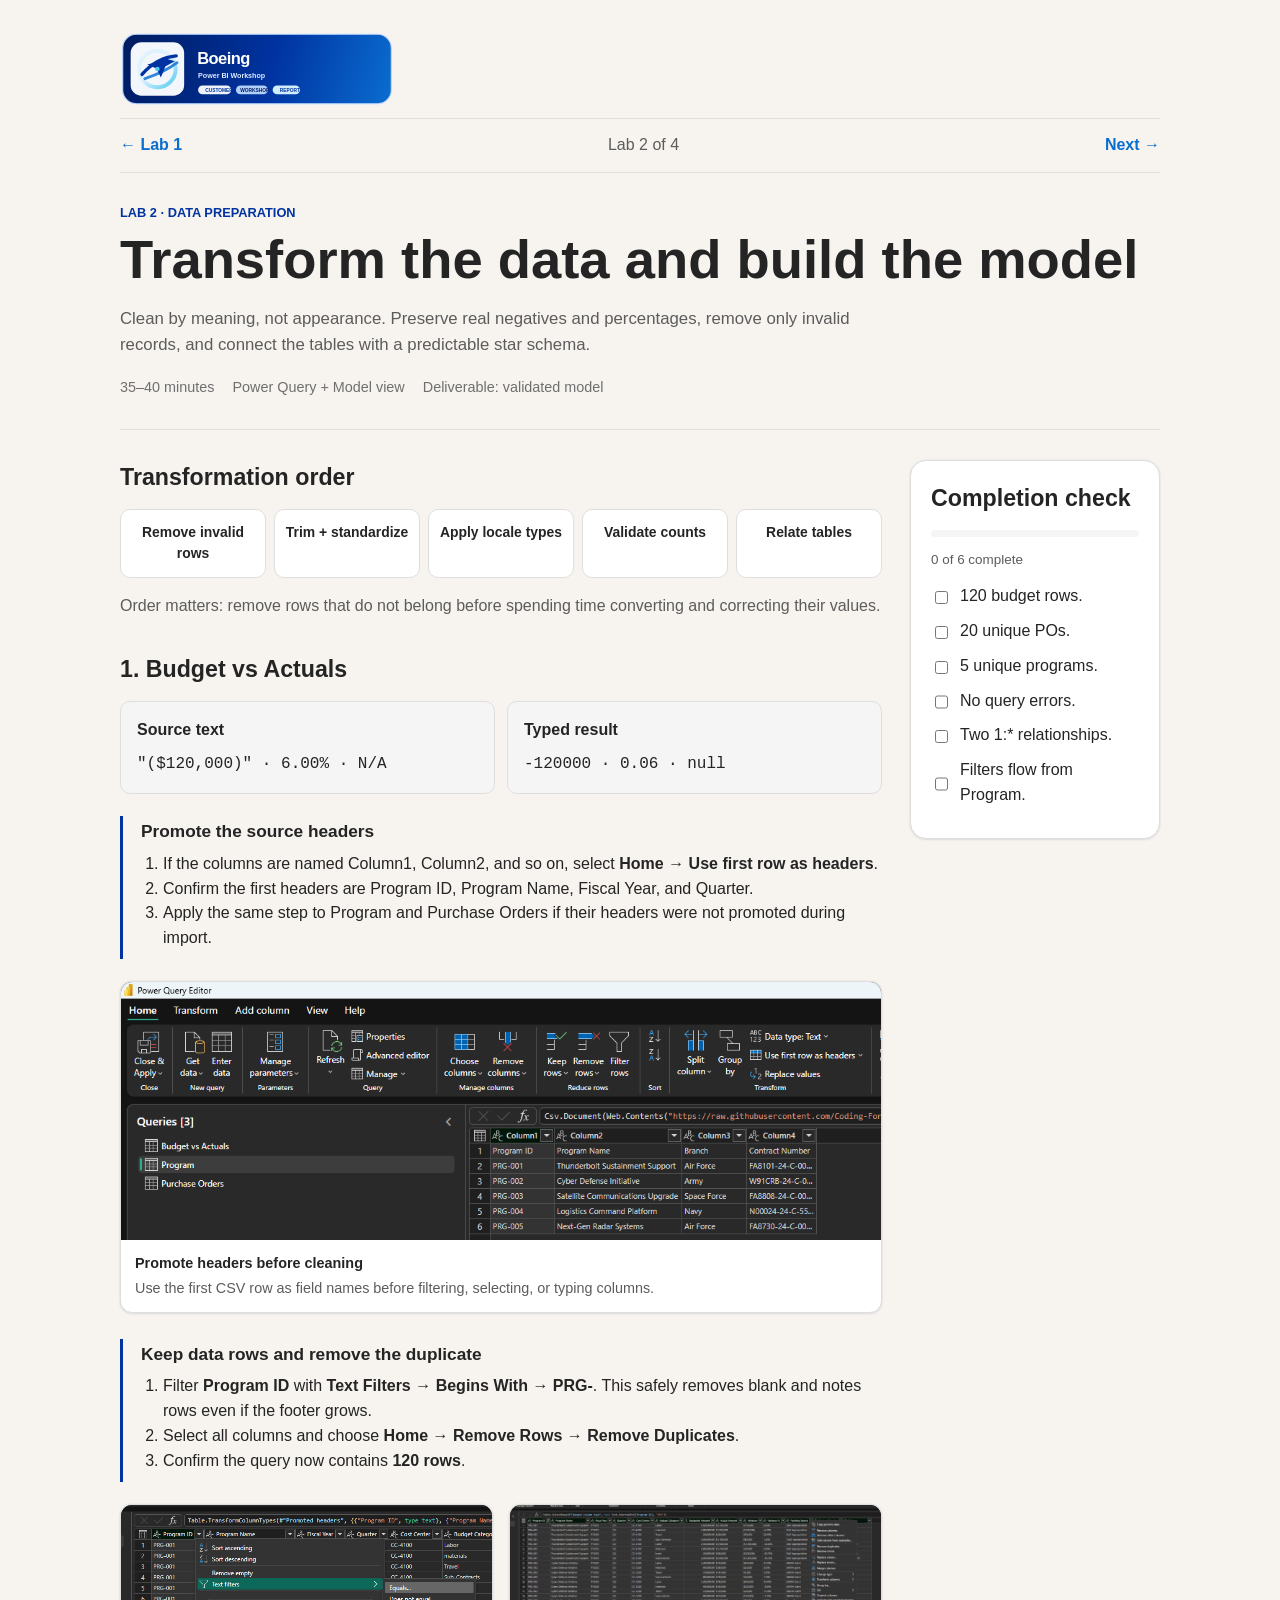
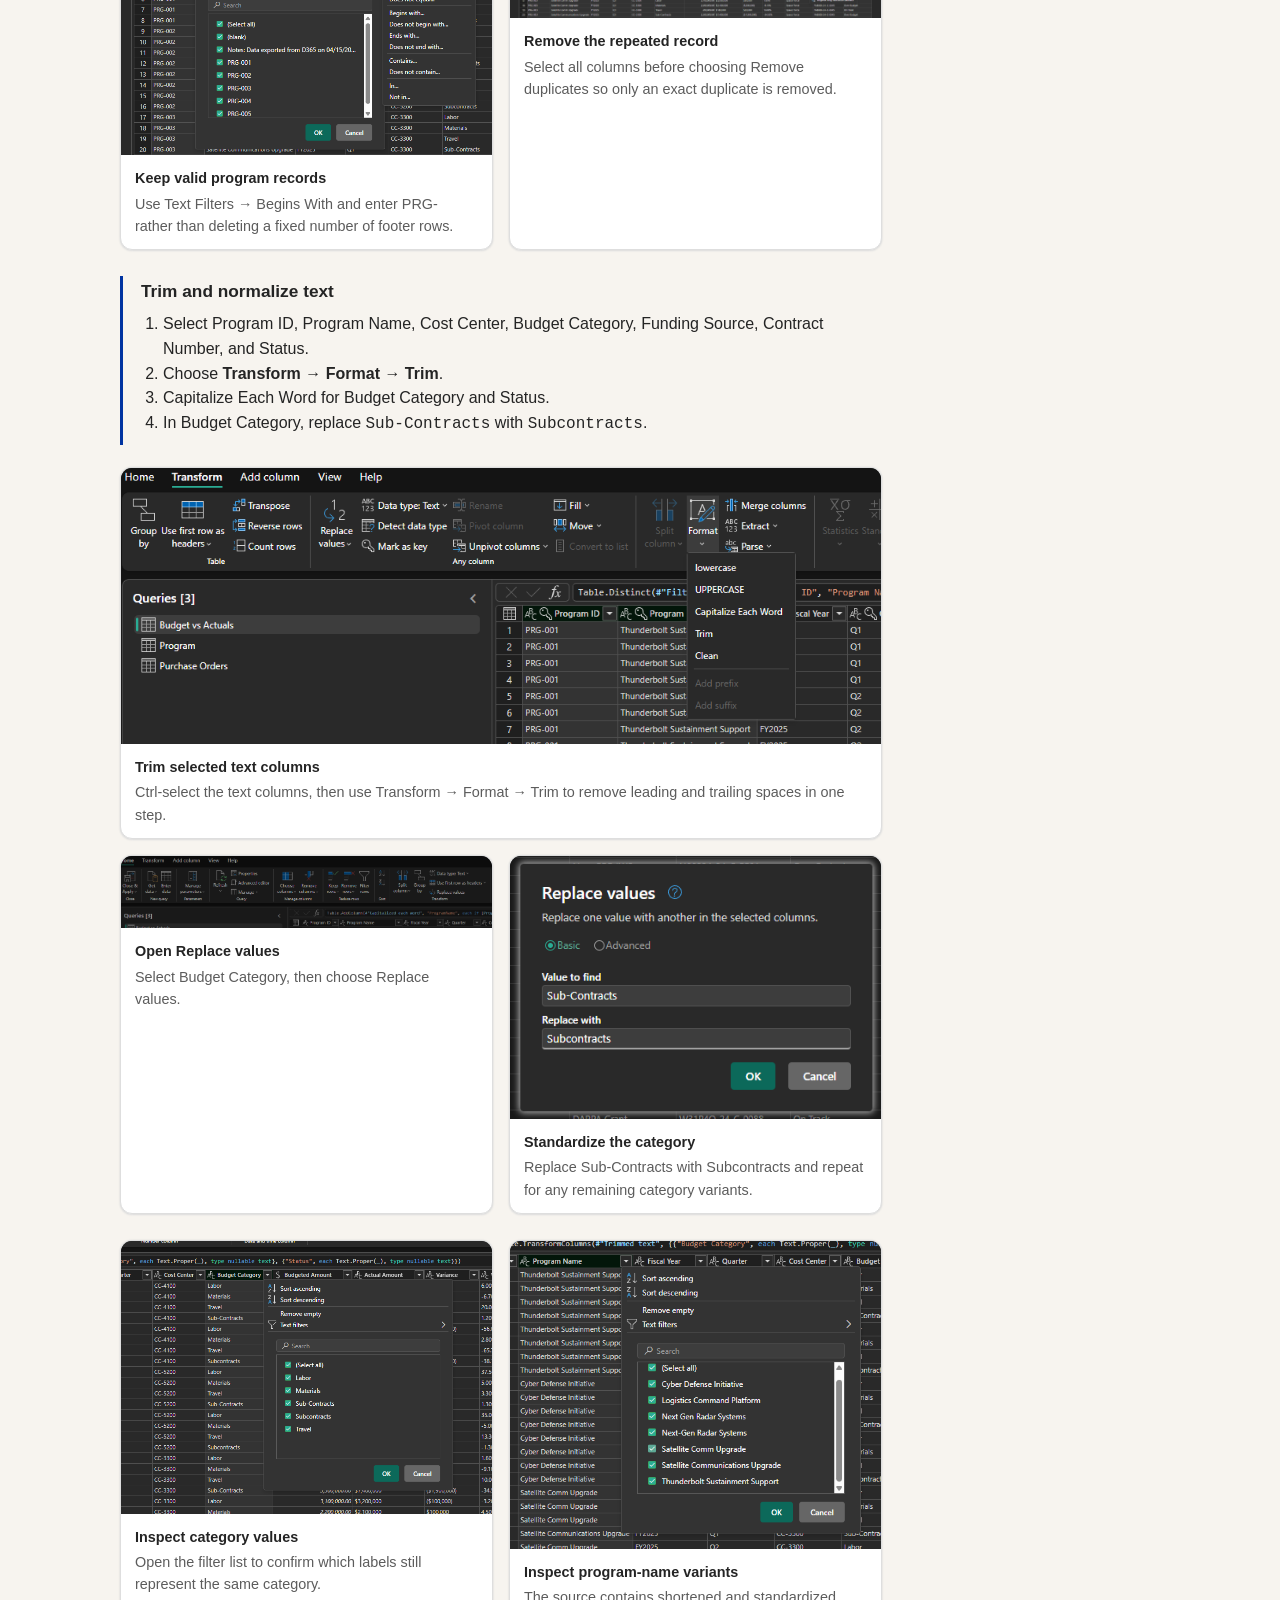
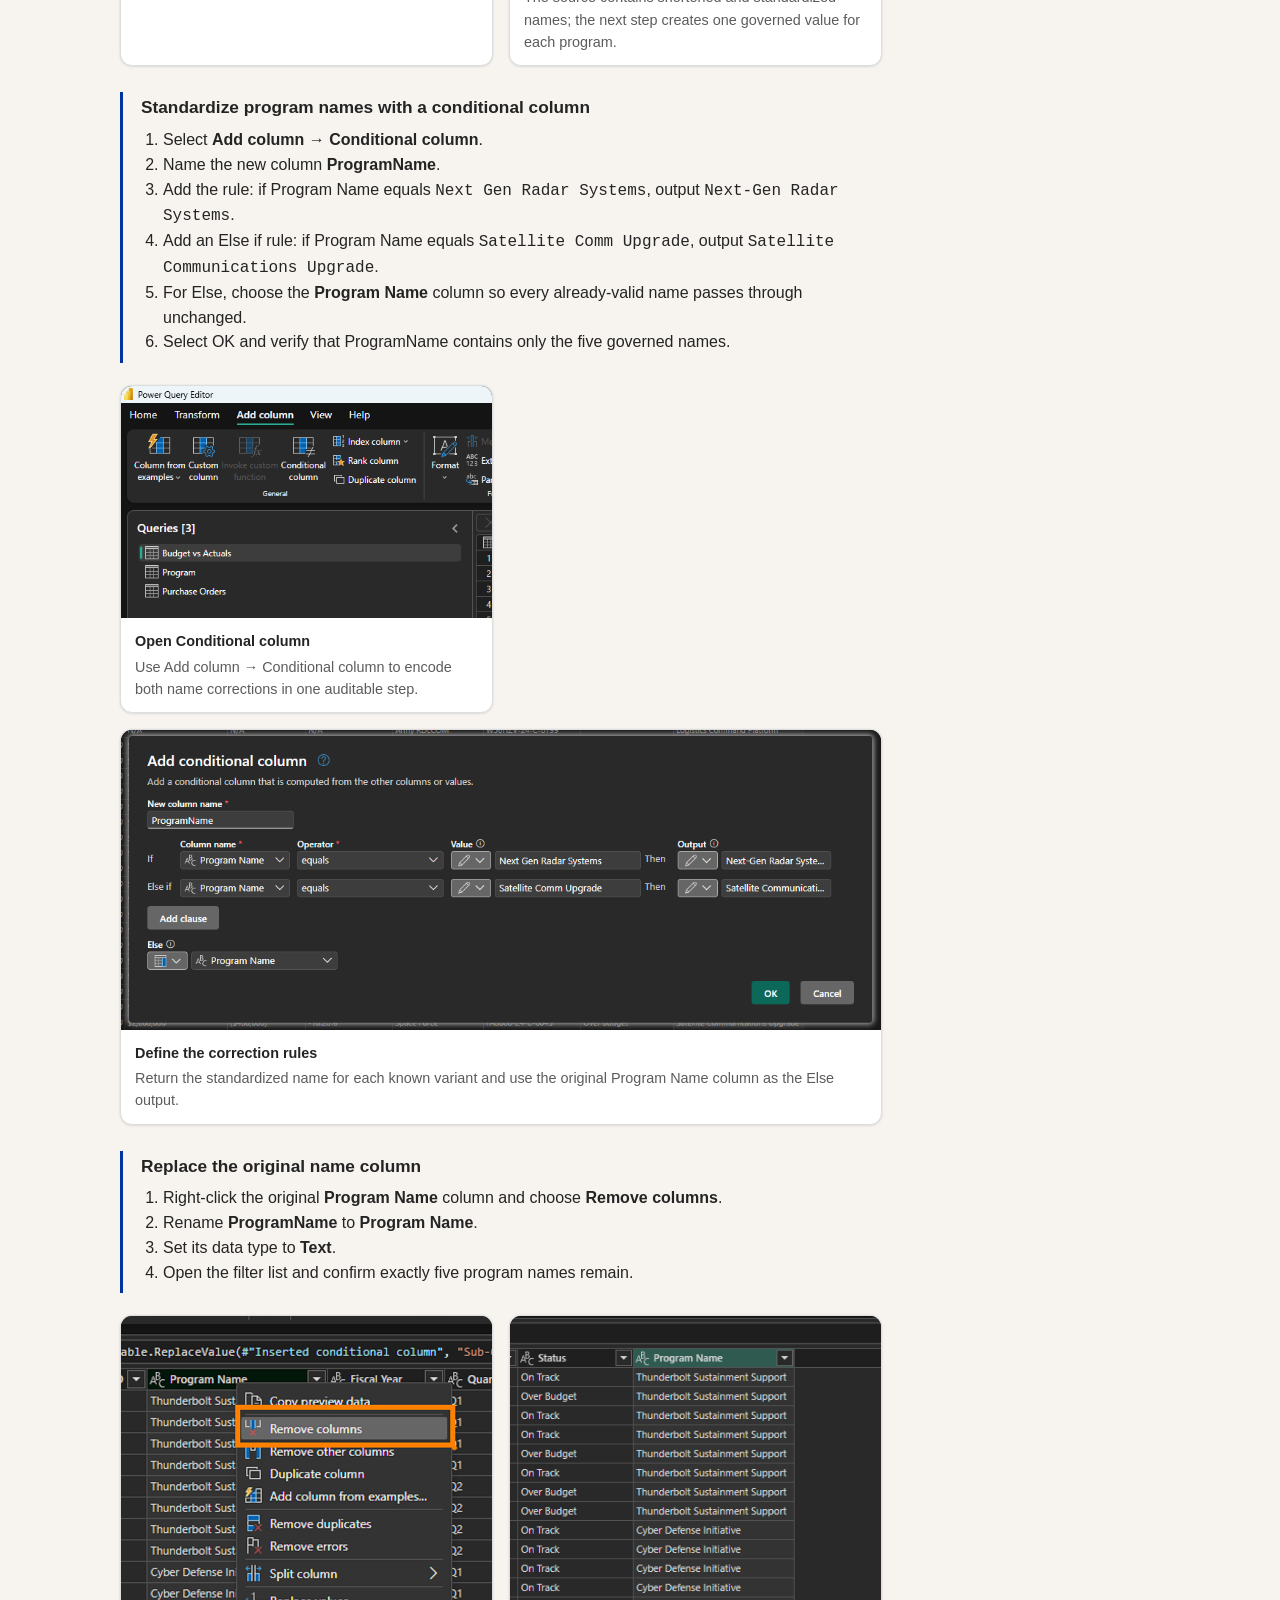
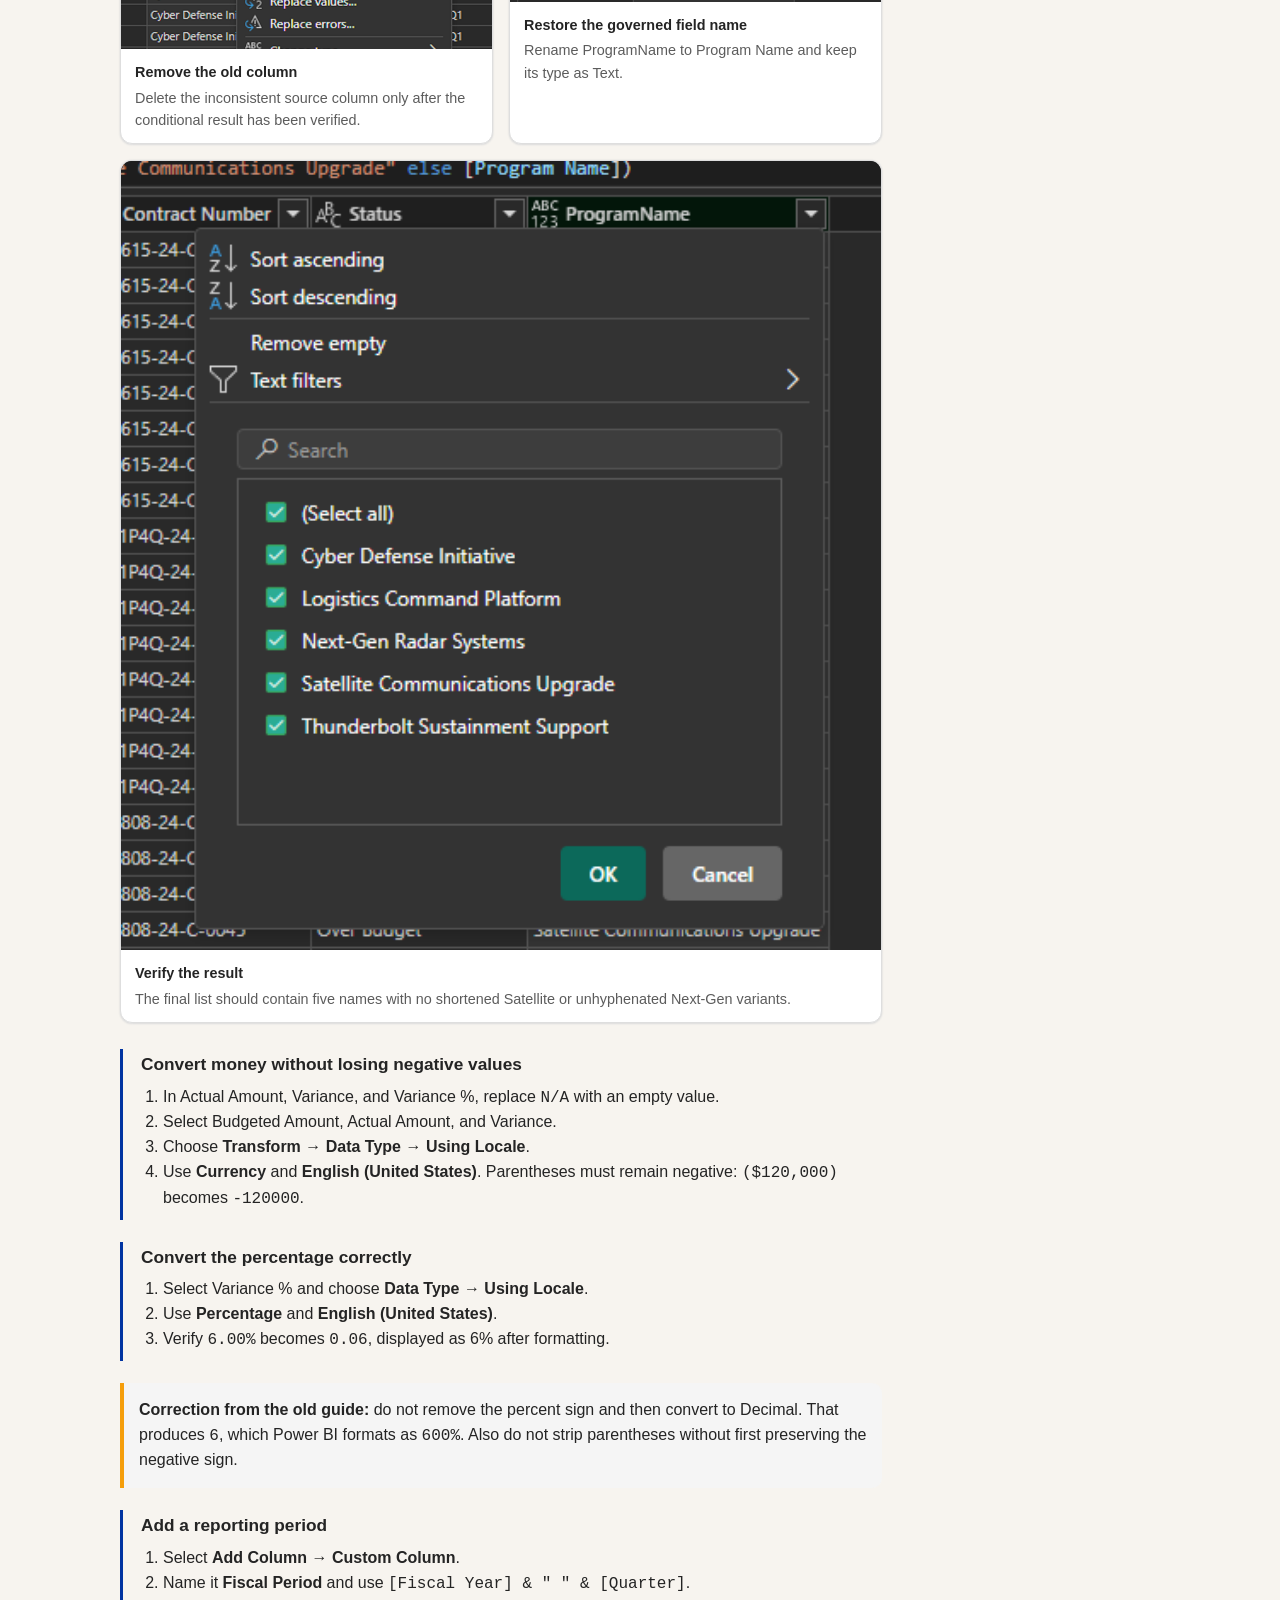
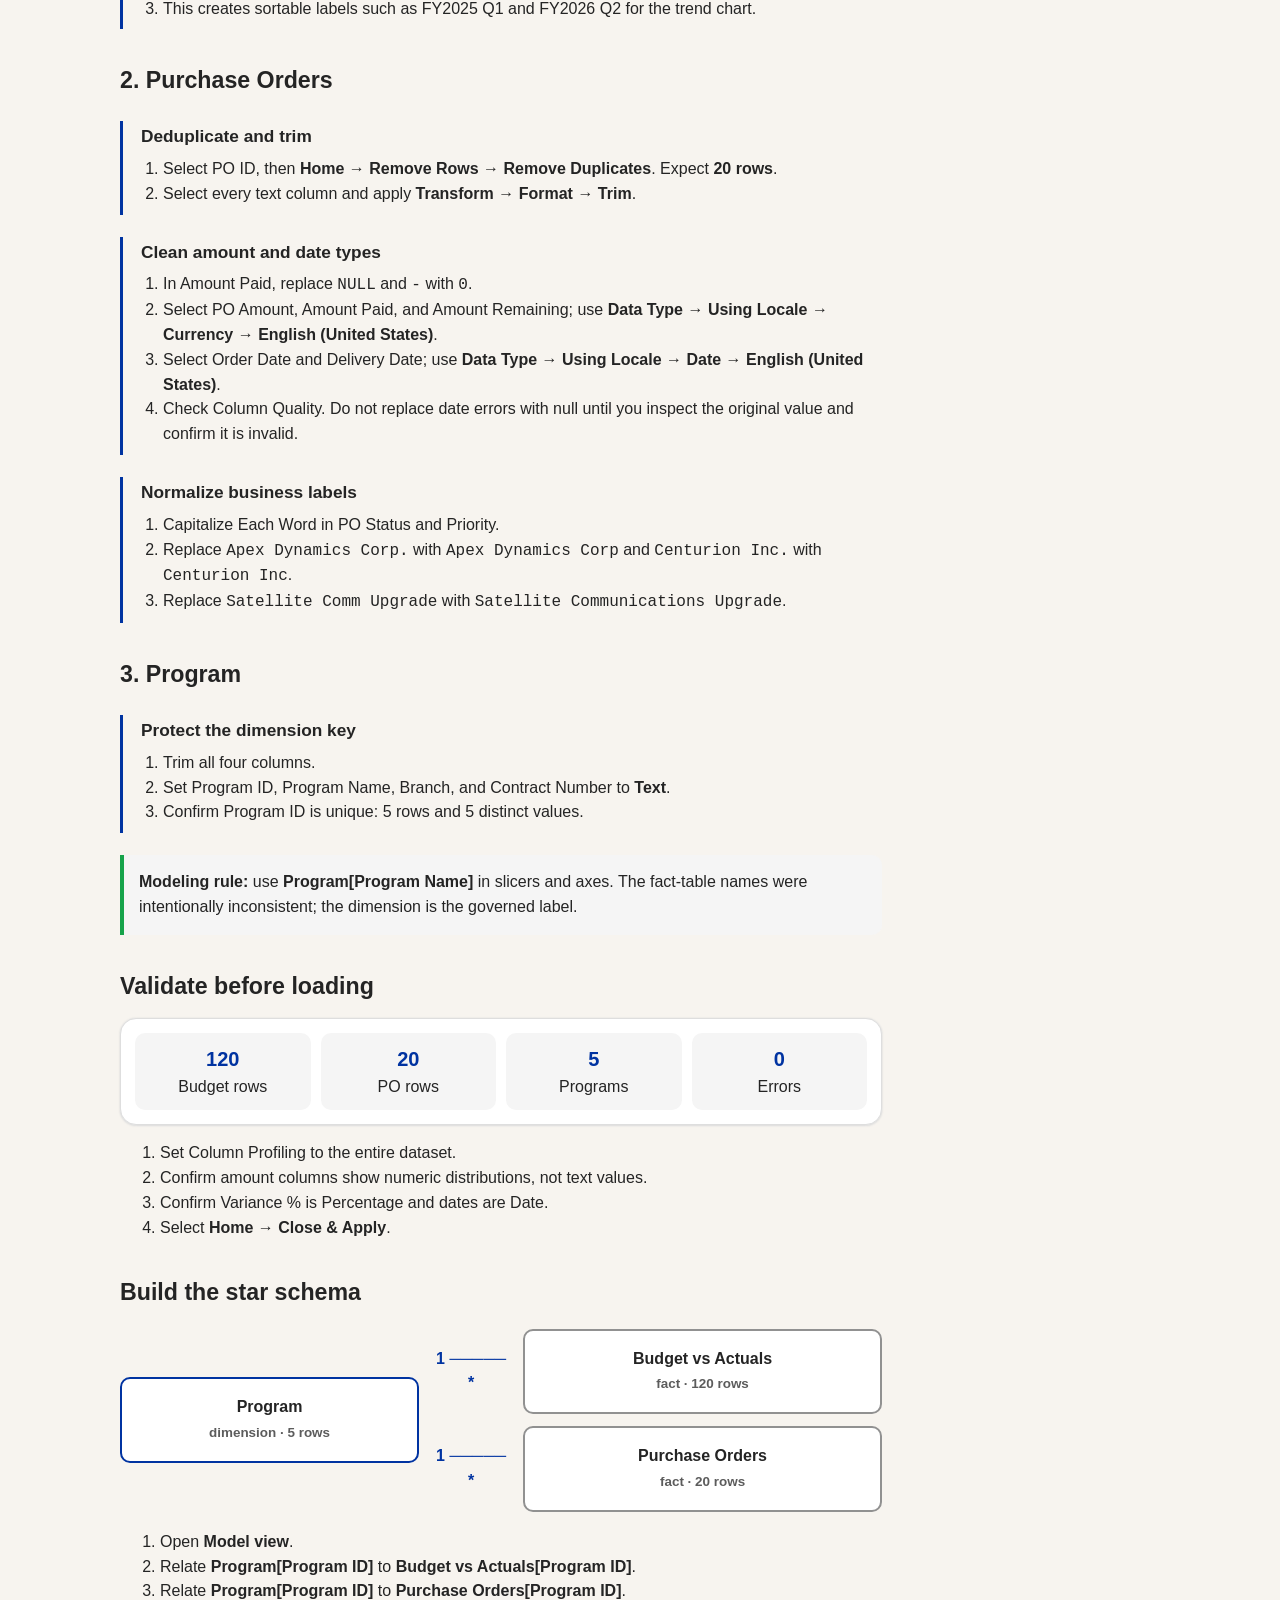
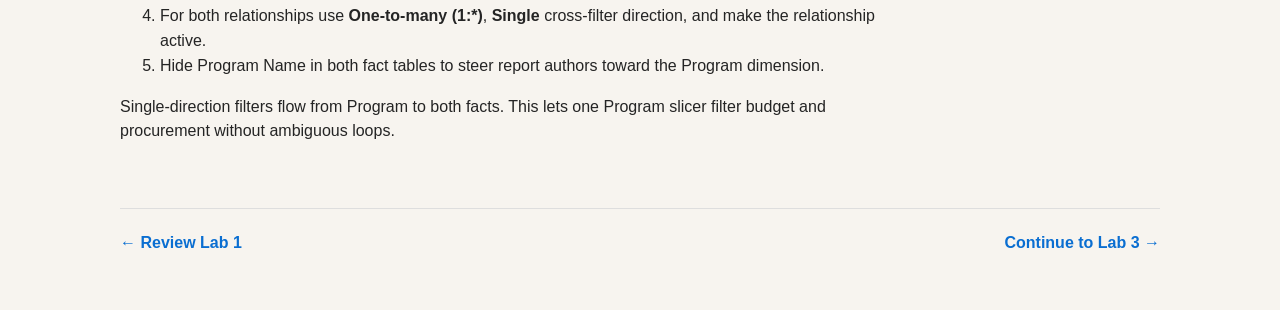
<file: Student/Lab/02-transform-model.html>
<!doctype html>
<html lang="en"><head><meta charset="utf-8"><meta name="viewport" content="width=device-width,initial-scale=1"><title>Lab 2 · Transform and Model</title>
<link rel="stylesheet" href="manual-print.css" media="print">
<script>(()=>{const param=new URLSearchParams(window.location.search).get("clawpilotTheme");const theme=param||(window.matchMedia("(prefers-color-scheme: dark)").matches?"dark":"light");document.documentElement.setAttribute("data-theme",theme);})();</script>
<script src="delivery-brand.js" defer></script>
<style>
:root{color-scheme:light;--cp-bg:#f7f4ef;--cp-bg-elevated:#fcfbf8;--cp-surface:#ffffff;--cp-surface-soft:#f5f5f5;--cp-border:#dedede;--cp-border-strong:#919191;--cp-text:#242424;--cp-text-muted:#5c5c5c;--cp-text-soft:#6f6f6f;--cp-accent:#b11f4b;--cp-accent-hover:#9a1a41;--cp-accent-soft:rgba(177,31,75,.08);--cp-accent-fg:#ffffff;--cp-success:#16a34a;--cp-danger:#dc2626;--cp-warning:#f59e0b;--cp-link:#0078d4;--cp-shadow:0 18px 48px rgba(0,0,0,.12);--cp-overlay:rgba(255,255,255,.8);--cp-panel:rgba(255,255,255,.86);--cp-panel-strong:rgba(255,255,255,.96);--cp-sheen:rgba(255,255,255,.55);--cp-highlight:rgba(177,31,75,.12)}html[data-theme="dark"]{color-scheme:dark;--cp-bg:#3d3b3a;--cp-bg-elevated:#343231;--cp-surface:#292929;--cp-surface-soft:#2e2e2e;--cp-border:#474747;--cp-border-strong:#5f5f5f;--cp-text:#dedede;--cp-text-muted:#919191;--cp-text-soft:#b0b0b0;--cp-accent:#fd8ea1;--cp-accent-hover:#fb7b91;--cp-accent-soft:rgba(253,142,161,.14);--cp-accent-fg:#1a1a1a;--cp-success:#4ade80;--cp-danger:#f87171;--cp-warning:#fbbf24;--cp-link:#4da6ff;--cp-shadow:0 18px 48px rgba(0,0,0,.32);--cp-overlay:rgba(41,41,41,.88);--cp-panel:rgba(41,41,41,.72);--cp-panel-strong:rgba(41,41,41,.96);--cp-sheen:rgba(255,255,255,.04);--cp-highlight:rgba(253,142,161,.12)}
*{box-sizing:border-box}body{margin:0;background:var(--cp-bg);color:var(--cp-text);font-family:"Segoe UI",Aptos,Calibri,-apple-system,BlinkMacSystemFont,sans-serif;line-height:1.55}a{color:var(--cp-link)}code,pre{font-family:Consolas,"Courier New",Courier,monospace}.shell{max-width:1080px;margin:auto;padding:20px}.topnav,.bottomnav{display:flex;justify-content:space-between;gap:12px;padding:14px 0}.topnav a,.bottomnav a{text-decoration:none;font-weight:700}.crumb,.muted{color:var(--cp-text-muted)}header{padding:30px 0;border-block:1px solid var(--cp-border)}.eyebrow{color:var(--cp-accent);font-size:.8rem;font-weight:800;text-transform:uppercase}h1{font-size:clamp(2rem,5vw,3.4rem);line-height:1.08;margin:8px 0;letter-spacing:0}.lede{max-width:760px;color:var(--cp-text-muted);font-size:1.05rem}.meta{display:flex;gap:18px;flex-wrap:wrap;margin-top:18px;color:var(--cp-text-soft);font-size:.9rem}main{display:grid;grid-template-columns:minmax(0,1fr) 250px;gap:28px;padding:30px 0}article{min-width:0}aside{position:sticky;top:18px;align-self:start}section{margin-bottom:34px}h2{font-size:1.45rem;margin:0 0 13px;letter-spacing:0}h3{font-size:1.08rem;letter-spacing:0}.panel,.checklist,.checkpoint{background:var(--cp-surface);border:1px solid var(--cp-border);border-radius:16px;padding:20px;box-shadow:0 0 2px var(--cp-border),0 1px 2px var(--cp-border)}.pipeline{display:grid;grid-template-columns:repeat(5,1fr);gap:8px}.pipe{text-align:center;padding:12px 8px;background:var(--cp-surface);border:1px solid var(--cp-border);border-radius:.625rem;font-weight:700;font-size:.87rem}.pipe:not(:last-child)::after{content:"→";color:var(--cp-accent);position:absolute}.task{border-left:3px solid var(--cp-accent);padding:2px 0 2px 18px;margin:22px 0}.task h3{margin:0 0 7px}.task ul,.task ol{margin:6px 0;padding-left:22px}.warning{padding:15px;background:var(--cp-surface-soft);border-left:4px solid var(--cp-warning);border-radius:0 .625rem .625rem 0}.tip{border-left-color:var(--cp-success)}.beforeafter{display:grid;grid-template-columns:1fr 1fr;gap:12px}.sample{padding:16px;border:1px solid var(--cp-border);border-radius:.625rem;background:var(--cp-surface-soft);overflow:auto}.sample strong{display:block;margin-bottom:8px}.sample code{white-space:nowrap}.model{display:grid;grid-template-columns:1fr 80px 1.2fr;grid-template-rows:1fr 1fr;gap:12px;align-items:center;margin:18px 0}.tablebox{padding:16px;border:2px solid var(--cp-border-strong);border-radius:.625rem;background:var(--cp-surface);text-align:center;font-weight:800}.dim{grid-row:1/3;border-color:var(--cp-accent)}.line{text-align:center;color:var(--cp-accent);font-weight:900}.line::before{content:"1  ─────  *"}.checkpoint{display:grid;grid-template-columns:repeat(4,1fr);gap:10px;padding:14px}.stat{text-align:center;padding:11px;background:var(--cp-surface-soft);border-radius:.625rem}.stat b{display:block;font-size:1.25rem;color:var(--cp-accent)}.checklist label{display:flex;gap:9px;margin:10px 0}.checklist input{margin-top:5px;accent-color:var(--cp-accent)}.progress{height:7px;background:var(--cp-surface-soft);border-radius:.625rem;overflow:hidden}.bar{height:100%;width:0;background:var(--cp-accent)}.small{font-size:.84rem;color:var(--cp-text-muted)}.bottomnav{border-top:1px solid var(--cp-border);padding:22px 0 34px}@media(max-width:760px){main{grid-template-columns:1fr}aside{position:static;order:-1}.pipeline,.checkpoint{grid-template-columns:1fr 1fr}.beforeafter{grid-template-columns:1fr}.model{grid-template-columns:1fr;grid-template-rows:auto}.dim{grid-row:auto}.line{transform:rotate(90deg);padding:8px}.shell{padding:16px}}@media print{aside,.topnav,.bottomnav{display:none}main{display:block}.panel,.checkpoint{box-shadow:none;break-inside:avoid}}
.pipe:not(:last-child)::after{display:none}
</style>
<style>
.visual-guide{display:grid;grid-template-columns:repeat(2,minmax(0,1fr));gap:16px;margin:18px 0 26px}.visual-guide.one{grid-template-columns:minmax(0,1fr)}.shot{margin:0;min-width:0;background:var(--cp-surface);border:1px solid var(--cp-border);border-radius:12px;overflow:hidden;box-shadow:0 0 2px var(--cp-border),0 1px 2px var(--cp-border)}.shot.wide{grid-column:1/-1}.shot img{display:block;width:100%;height:auto;object-fit:contain;background:#242424}.shot figcaption{padding:12px 14px;color:var(--cp-text-muted);font-size:.9rem}.shot figcaption strong{display:block;color:var(--cp-text);margin-bottom:3px}@media(max-width:760px){.visual-guide{grid-template-columns:1fr}.shot.wide{grid-column:auto}}
</style></head><body><div class="shell"><nav class="topnav"><a href="01-connect.html">← Lab 1</a><span class="crumb">Lab 2 of 4</span><a href="03-build-report.html">Next →</a></nav>
<header><div class="eyebrow">Lab 2 · Data preparation</div><h1>Transform the data and build the model</h1><p class="lede">Clean by meaning, not appearance. Preserve real negatives and percentages, remove only invalid records, and connect the tables with a predictable star schema.</p><div class="meta"><span>35–40 minutes</span><span>Power Query + Model view</span><span>Deliverable: validated model</span></div></header>
<main><article>
<section><h2>Transformation order</h2><div class="pipeline" aria-label="Transformation pipeline illustration"><div class="pipe">Remove invalid rows</div><div class="pipe">Trim + standardize</div><div class="pipe">Apply locale types</div><div class="pipe">Validate counts</div><div class="pipe">Relate tables</div></div><p class="muted">Order matters: remove rows that do not belong before spending time converting and correcting their values.</p></section>
<section><h2>1. Budget vs Actuals</h2><div class="beforeafter"><div class="sample"><strong>Source text</strong><code>"($120,000)" · 6.00% · N/A</code></div><div class="sample"><strong>Typed result</strong><code>-120000 · 0.06 · null</code></div></div>
<div class="task"><h3>Promote the source headers</h3><ol><li>If the columns are named Column1, Column2, and so on, select <b>Home → Use first row as headers</b>.</li><li>Confirm the first headers are Program ID, Program Name, Fiscal Year, and Quarter.</li><li>Apply the same step to Program and Purchase Orders if their headers were not promoted during import.</li></ol></div>
<div class="visual-guide one"><figure class="shot"><img src="../Images/UseFirstRowAsHeader.png" alt="Power Query Editor showing generic Column1 through Column4 headers and the Use first row as headers command"><figcaption><strong>Promote headers before cleaning</strong>Use the first CSV row as field names before filtering, selecting, or typing columns.</figcaption></figure></div>
<div class="task"><h3>Keep data rows and remove the duplicate</h3><ol><li>Filter <b>Program ID</b> with <b>Text Filters → Begins With → PRG-</b>. This safely removes blank and notes rows even if the footer grows.</li><li>Select all columns and choose <b>Home → Remove Rows → Remove Duplicates</b>.</li><li>Confirm the query now contains <b>120 rows</b>.</li></ol></div>
<div class="visual-guide"><figure class="shot"><img src="../Images/TextFilters.png" alt="Program ID filter menu with Text filters and Begins with available"><figcaption><strong>Keep valid program records</strong>Use Text Filters → Begins With and enter PRG- rather than deleting a fixed number of footer rows.</figcaption></figure><figure class="shot"><img src="../Images/RemoveDuplicates.png" alt="Power Query column context menu with Remove duplicates highlighted"><figcaption><strong>Remove the repeated record</strong>Select all columns before choosing Remove duplicates so only an exact duplicate is removed.</figcaption></figure></div>
<div class="task"><h3>Trim and normalize text</h3><ol><li>Select Program ID, Program Name, Cost Center, Budget Category, Funding Source, Contract Number, and Status.</li><li>Choose <b>Transform → Format → Trim</b>.</li><li>Capitalize Each Word for Budget Category and Status.</li><li>In Budget Category, replace <code>Sub-Contracts</code> with <code>Subcontracts</code>.</li></ol></div>
<div class="visual-guide"><figure class="shot wide"><img src="../Images/HowToTrimColumns.png" alt="Power Query Transform tab with the Format menu open and Trim available"><figcaption><strong>Trim selected text columns</strong>Ctrl-select the text columns, then use Transform → Format → Trim to remove leading and trailing spaces in one step.</figcaption></figure><figure class="shot"><img src="../Images/ReplaceValue.png" alt="Power Query Home tab showing the Replace values command"><figcaption><strong>Open Replace values</strong>Select Budget Category, then choose Replace values.</figcaption></figure><figure class="shot"><img src="../Images/ReplaceWith.png" alt="Replace values dialog changing Sub-Contracts to Subcontracts"><figcaption><strong>Standardize the category</strong>Replace Sub-Contracts with Subcontracts and repeat for any remaining category variants.</figcaption></figure></div>
<div class="visual-guide"><figure class="shot"><img src="../Images/LoadMore.png" alt="Budget Category filter showing both Sub-Contracts and Subcontracts values"><figcaption><strong>Inspect category values</strong>Open the filter list to confirm which labels still represent the same category.</figcaption></figure><figure class="shot"><img src="../Images/LoadMore_Part2.png" alt="Program Name filter showing shortened and standardized program-name variants"><figcaption><strong>Inspect program-name variants</strong>The source contains shortened and standardized names; the next step creates one governed value for each program.</figcaption></figure></div>
<div class="task"><h3>Standardize program names with a conditional column</h3><ol><li>Select <b>Add column → Conditional column</b>.</li><li>Name the new column <b>ProgramName</b>.</li><li>Add the rule: if Program Name equals <code>Next Gen Radar Systems</code>, output <code>Next-Gen Radar Systems</code>.</li><li>Add an Else if rule: if Program Name equals <code>Satellite Comm Upgrade</code>, output <code>Satellite Communications Upgrade</code>.</li><li>For Else, choose the <b>Program Name</b> column so every already-valid name passes through unchanged.</li><li>Select OK and verify that ProgramName contains only the five governed names.</li></ol></div>
<div class="visual-guide"><figure class="shot"><img src="../Images/ConditionalColumns.png" alt="Power Query Add column tab with Conditional column available"><figcaption><strong>Open Conditional column</strong>Use Add column → Conditional column to encode both name corrections in one auditable step.</figcaption></figure><figure class="shot wide"><img src="../Images/ConditionalStatement.png" alt="Add conditional column dialog with rules for Next Gen Radar Systems and Satellite Comm Upgrade"><figcaption><strong>Define the correction rules</strong>Return the standardized name for each known variant and use the original Program Name column as the Else output.</figcaption></figure></div>
<div class="task"><h3>Replace the original name column</h3><ol><li>Right-click the original <b>Program Name</b> column and choose <b>Remove columns</b>.</li><li>Rename <b>ProgramName</b> to <b>Program Name</b>.</li><li>Set its data type to <b>Text</b>.</li><li>Open the filter list and confirm exactly five program names remain.</li></ol></div>
<div class="visual-guide"><figure class="shot"><img src="../Images/RemoveColumn.png" alt="Power Query column context menu with Remove columns highlighted"><figcaption><strong>Remove the old column</strong>Delete the inconsistent source column only after the conditional result has been verified.</figcaption></figure><figure class="shot"><img src="../Images/RenameColumn_ChangeType.png" alt="Corrected Program Name column in Power Query with a text data type icon"><figcaption><strong>Restore the governed field name</strong>Rename ProgramName to Program Name and keep its type as Text.</figcaption></figure><figure class="shot wide"><img src="../Images/ConditioalColumn_Verified.png" alt="Corrected ProgramName filter containing five standardized program names"><figcaption><strong>Verify the result</strong>The final list should contain five names with no shortened Satellite or unhyphenated Next-Gen variants.</figcaption></figure></div>
<div class="task"><h3>Convert money without losing negative values</h3><ol><li>In Actual Amount, Variance, and Variance %, replace <code>N/A</code> with an empty value.</li><li>Select Budgeted Amount, Actual Amount, and Variance.</li><li>Choose <b>Transform → Data Type → Using Locale</b>.</li><li>Use <b>Currency</b> and <b>English (United States)</b>. Parentheses must remain negative: <code>($120,000)</code> becomes <code>-120000</code>.</li></ol></div>
<div class="task"><h3>Convert the percentage correctly</h3><ol><li>Select Variance % and choose <b>Data Type → Using Locale</b>.</li><li>Use <b>Percentage</b> and <b>English (United States)</b>.</li><li>Verify <code>6.00%</code> becomes <code>0.06</code>, displayed as 6% after formatting.</li></ol></div>
<div class="warning"><strong>Correction from the old guide:</strong> do not remove the percent sign and then convert to Decimal. That produces <code>6</code>, which Power BI formats as <code>600%</code>. Also do not strip parentheses without first preserving the negative sign.</div>
<div class="task"><h3>Add a reporting period</h3><ol><li>Select <b>Add Column → Custom Column</b>.</li><li>Name it <b>Fiscal Period</b> and use <code>[Fiscal Year] &amp; " " &amp; [Quarter]</code>.</li><li>This creates sortable labels such as FY2025 Q1 and FY2026 Q2 for the trend chart.</li></ol></div></section>
<section><h2>2. Purchase Orders</h2>
<div class="task"><h3>Deduplicate and trim</h3><ol><li>Select PO ID, then <b>Home → Remove Rows → Remove Duplicates</b>. Expect <b>20 rows</b>.</li><li>Select every text column and apply <b>Transform → Format → Trim</b>.</li></ol></div>
<div class="task"><h3>Clean amount and date types</h3><ol><li>In Amount Paid, replace <code>NULL</code> and <code>-</code> with <code>0</code>.</li><li>Select PO Amount, Amount Paid, and Amount Remaining; use <b>Data Type → Using Locale → Currency → English (United States)</b>.</li><li>Select Order Date and Delivery Date; use <b>Data Type → Using Locale → Date → English (United States)</b>.</li><li>Check Column Quality. Do not replace date errors with null until you inspect the original value and confirm it is invalid.</li></ol></div>
<div class="task"><h3>Normalize business labels</h3><ol><li>Capitalize Each Word in PO Status and Priority.</li><li>Replace <code>Apex Dynamics Corp.</code> with <code>Apex Dynamics Corp</code> and <code>Centurion Inc.</code> with <code>Centurion Inc</code>.</li><li>Replace <code>Satellite Comm Upgrade</code> with <code>Satellite Communications Upgrade</code>.</li></ol></div></section>
<section><h2>3. Program</h2><div class="task"><h3>Protect the dimension key</h3><ol><li>Trim all four columns.</li><li>Set Program ID, Program Name, Branch, and Contract Number to <b>Text</b>.</li><li>Confirm Program ID is unique: 5 rows and 5 distinct values.</li></ol></div><div class="warning tip"><strong>Modeling rule:</strong> use <b>Program[Program Name]</b> in slicers and axes. The fact-table names were intentionally inconsistent; the dimension is the governed label.</div></section>
<section><h2>Validate before loading</h2><div class="checkpoint"><div class="stat"><b>120</b>Budget rows</div><div class="stat"><b>20</b>PO rows</div><div class="stat"><b>5</b>Programs</div><div class="stat"><b>0</b>Errors</div></div><ol><li>Set Column Profiling to the entire dataset.</li><li>Confirm amount columns show numeric distributions, not text values.</li><li>Confirm Variance % is Percentage and dates are Date.</li><li>Select <b>Home → Close & Apply</b>.</li></ol></section>
<section><h2>Build the star schema</h2><div class="model" aria-label="Star schema relationship illustration"><div class="tablebox dim">Program<br><span class="small">dimension · 5 rows</span></div><div class="line"></div><div class="tablebox">Budget vs Actuals<br><span class="small">fact · 120 rows</span></div><div class="line"></div><div class="tablebox">Purchase Orders<br><span class="small">fact · 20 rows</span></div></div><ol><li>Open <b>Model view</b>.</li><li>Relate <b>Program[Program ID]</b> to <b>Budget vs Actuals[Program ID]</b>.</li><li>Relate <b>Program[Program ID]</b> to <b>Purchase Orders[Program ID]</b>.</li><li>For both relationships use <b>One-to-many (1:*)</b>, <b>Single</b> cross-filter direction, and make the relationship active.</li><li>Hide Program Name in both fact tables to steer report authors toward the Program dimension.</li></ol><p>Single-direction filters flow from Program to both facts. This lets one Program slicer filter budget and procurement without ambiguous loops.</p></section>
</article><aside><div class="checklist" data-progress="lab2"><h2>Completion check</h2><div class="progress"><div class="bar"></div></div><p class="small"><span class="count">0</span> of 6 complete</p><label><input type="checkbox">120 budget rows.</label><label><input type="checkbox">20 unique POs.</label><label><input type="checkbox">5 unique programs.</label><label><input type="checkbox">No query errors.</label><label><input type="checkbox">Two 1:* relationships.</label><label><input type="checkbox">Filters flow from Program.</label></div></aside></main>
<nav class="bottomnav"><a href="01-connect.html">← Review Lab 1</a><a href="03-build-report.html">Continue to Lab 3 →</a></nav></div>
<script>document.querySelectorAll('[data-progress]').forEach(box=>{const key=box.dataset.progress,checks=[...box.querySelectorAll('input')];let saved=[];try{saved=JSON.parse(localStorage.getItem(key)||'[]')}catch{}checks.forEach((c,i)=>{c.checked=!!saved[i];c.addEventListener('change',update)});function update(){const s=checks.map(c=>c.checked);localStorage.setItem(key,JSON.stringify(s));const n=s.filter(Boolean).length;box.querySelector('.count').textContent=n;box.querySelector('.bar').style.width=n/checks.length*100+'%'}update()});</script></body></html>
</file>
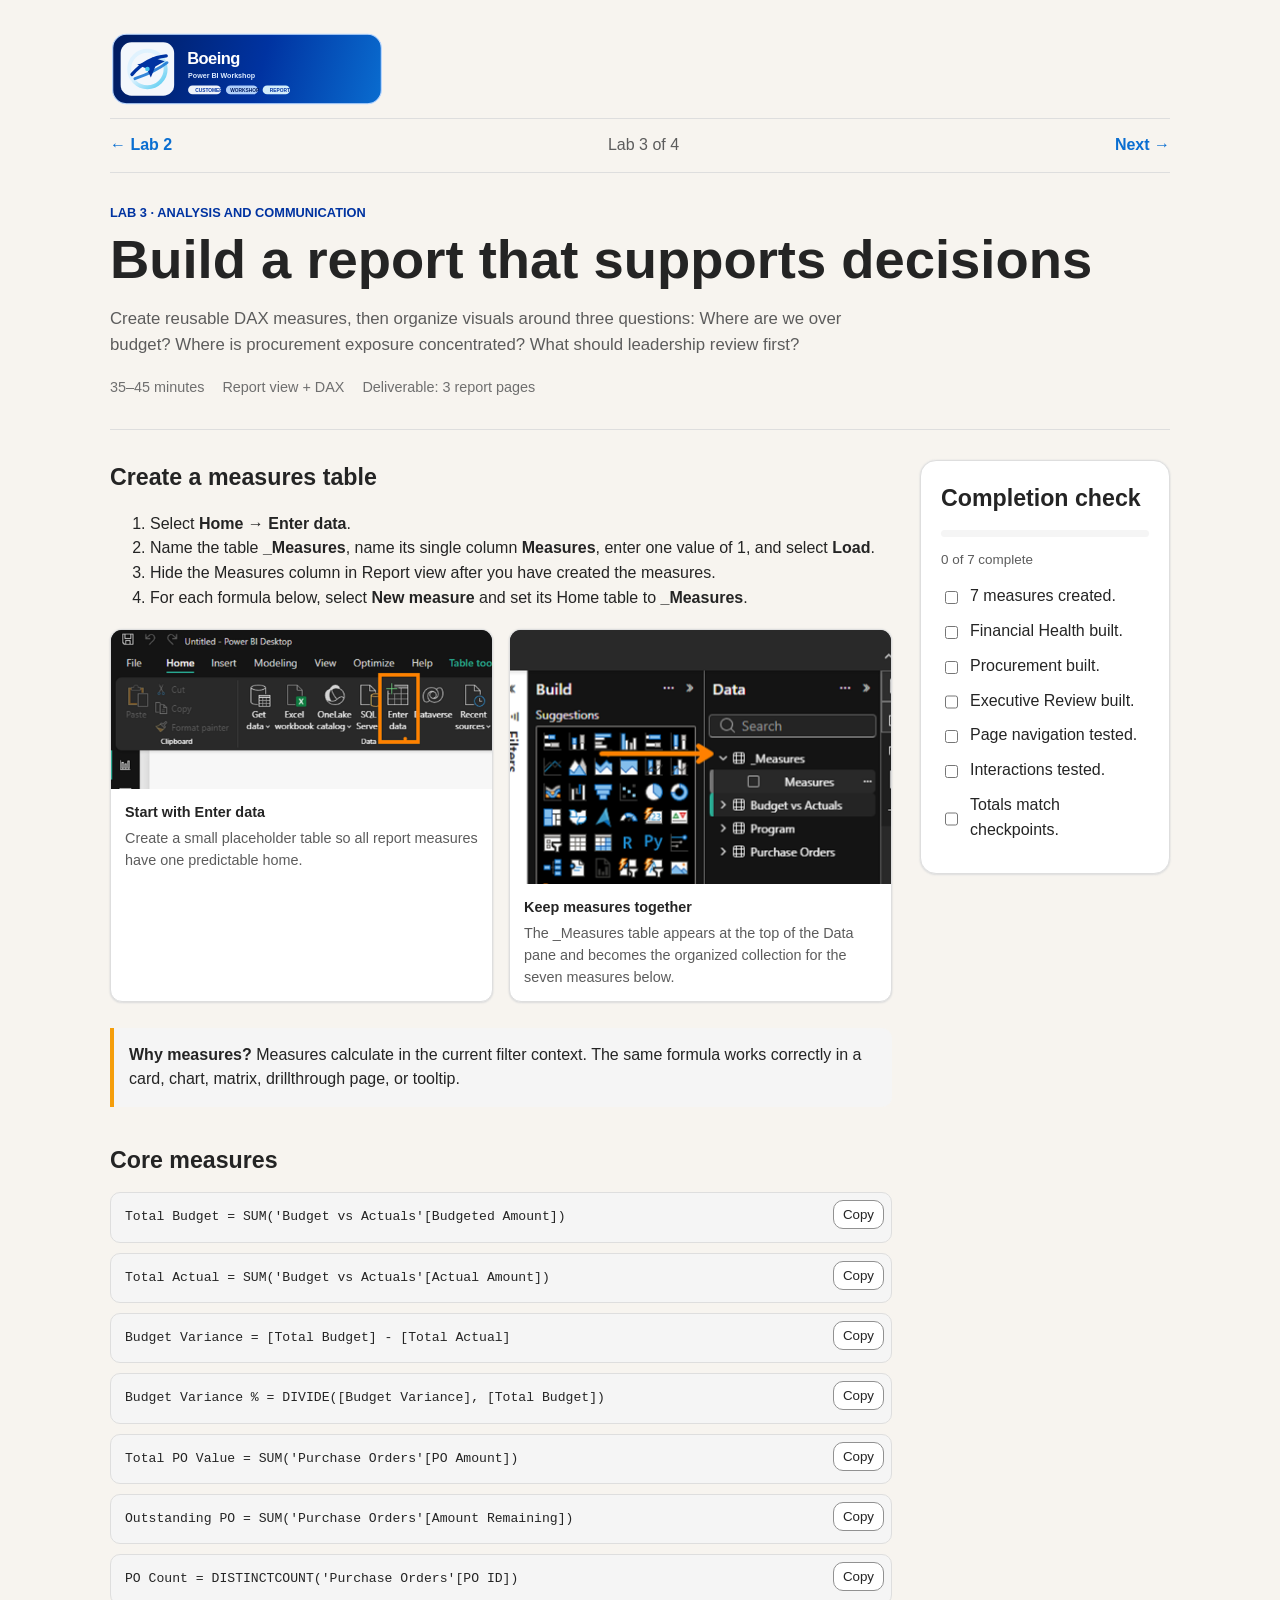
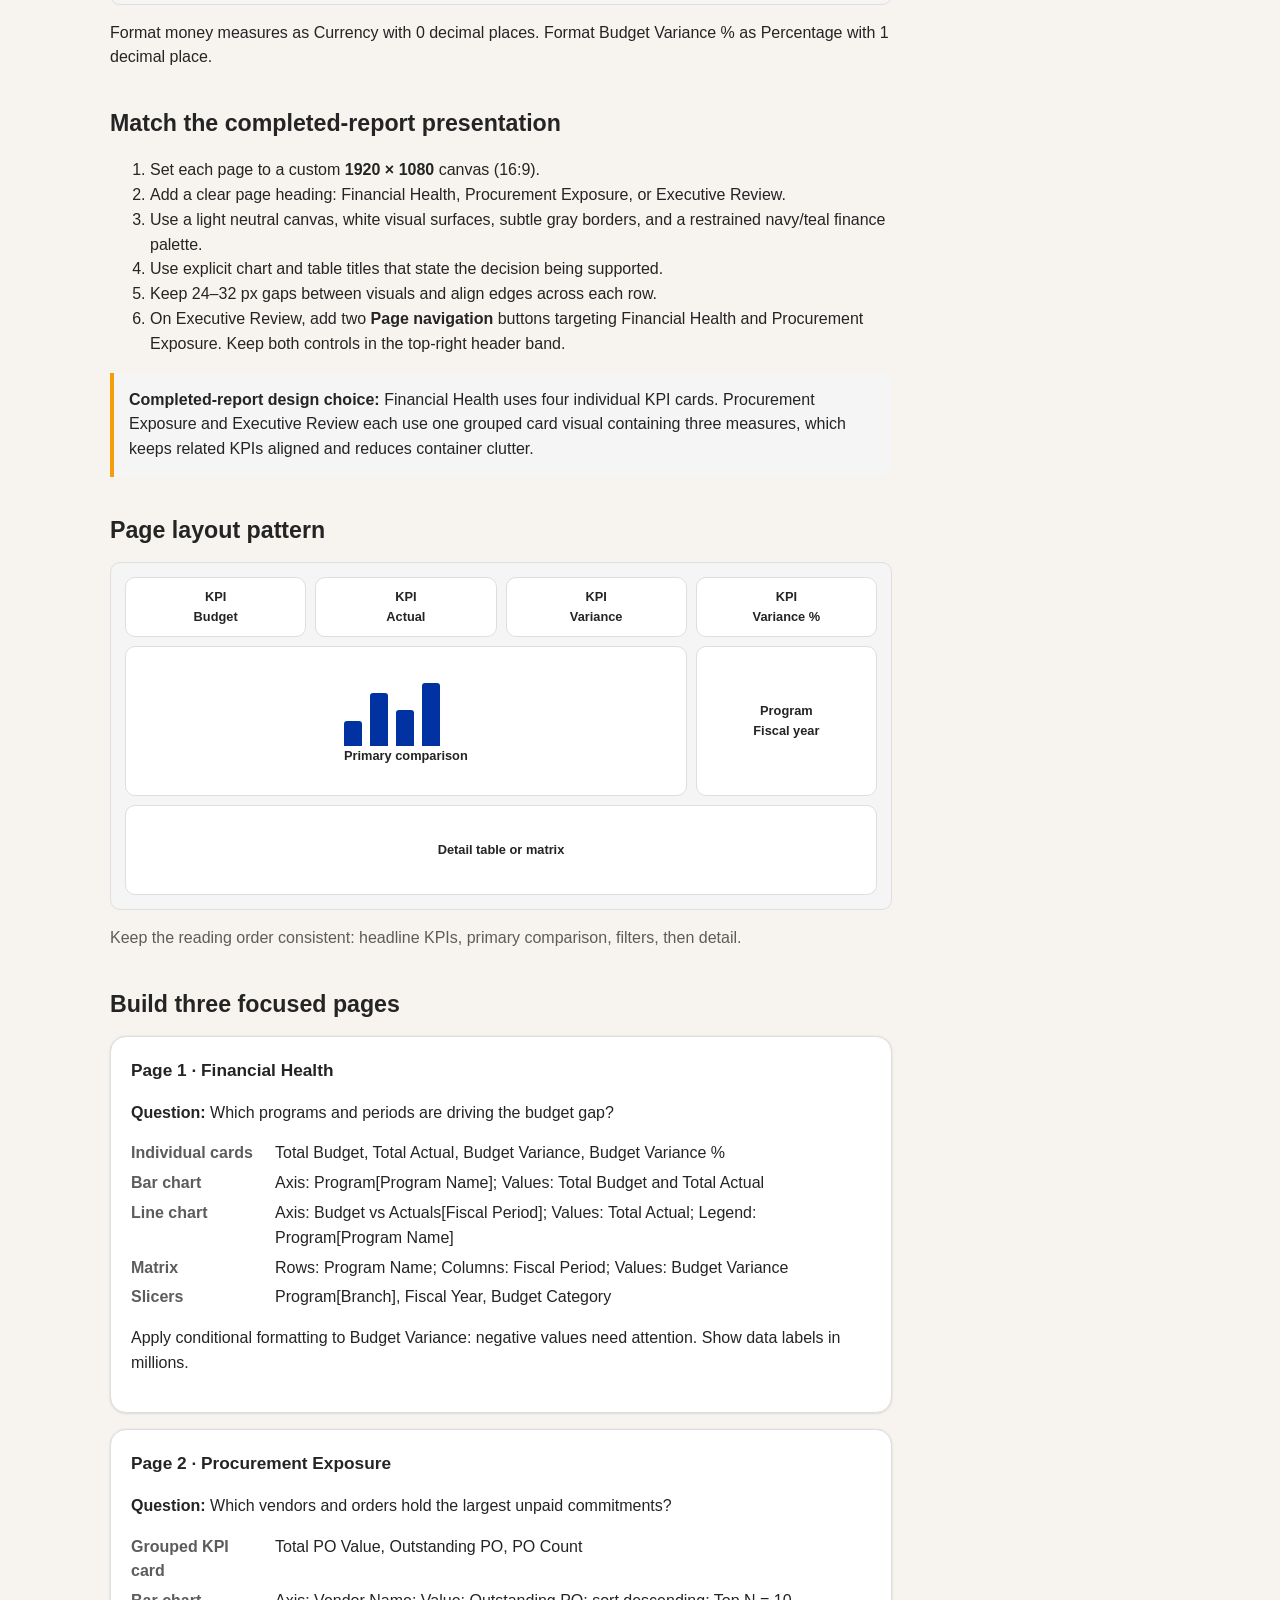
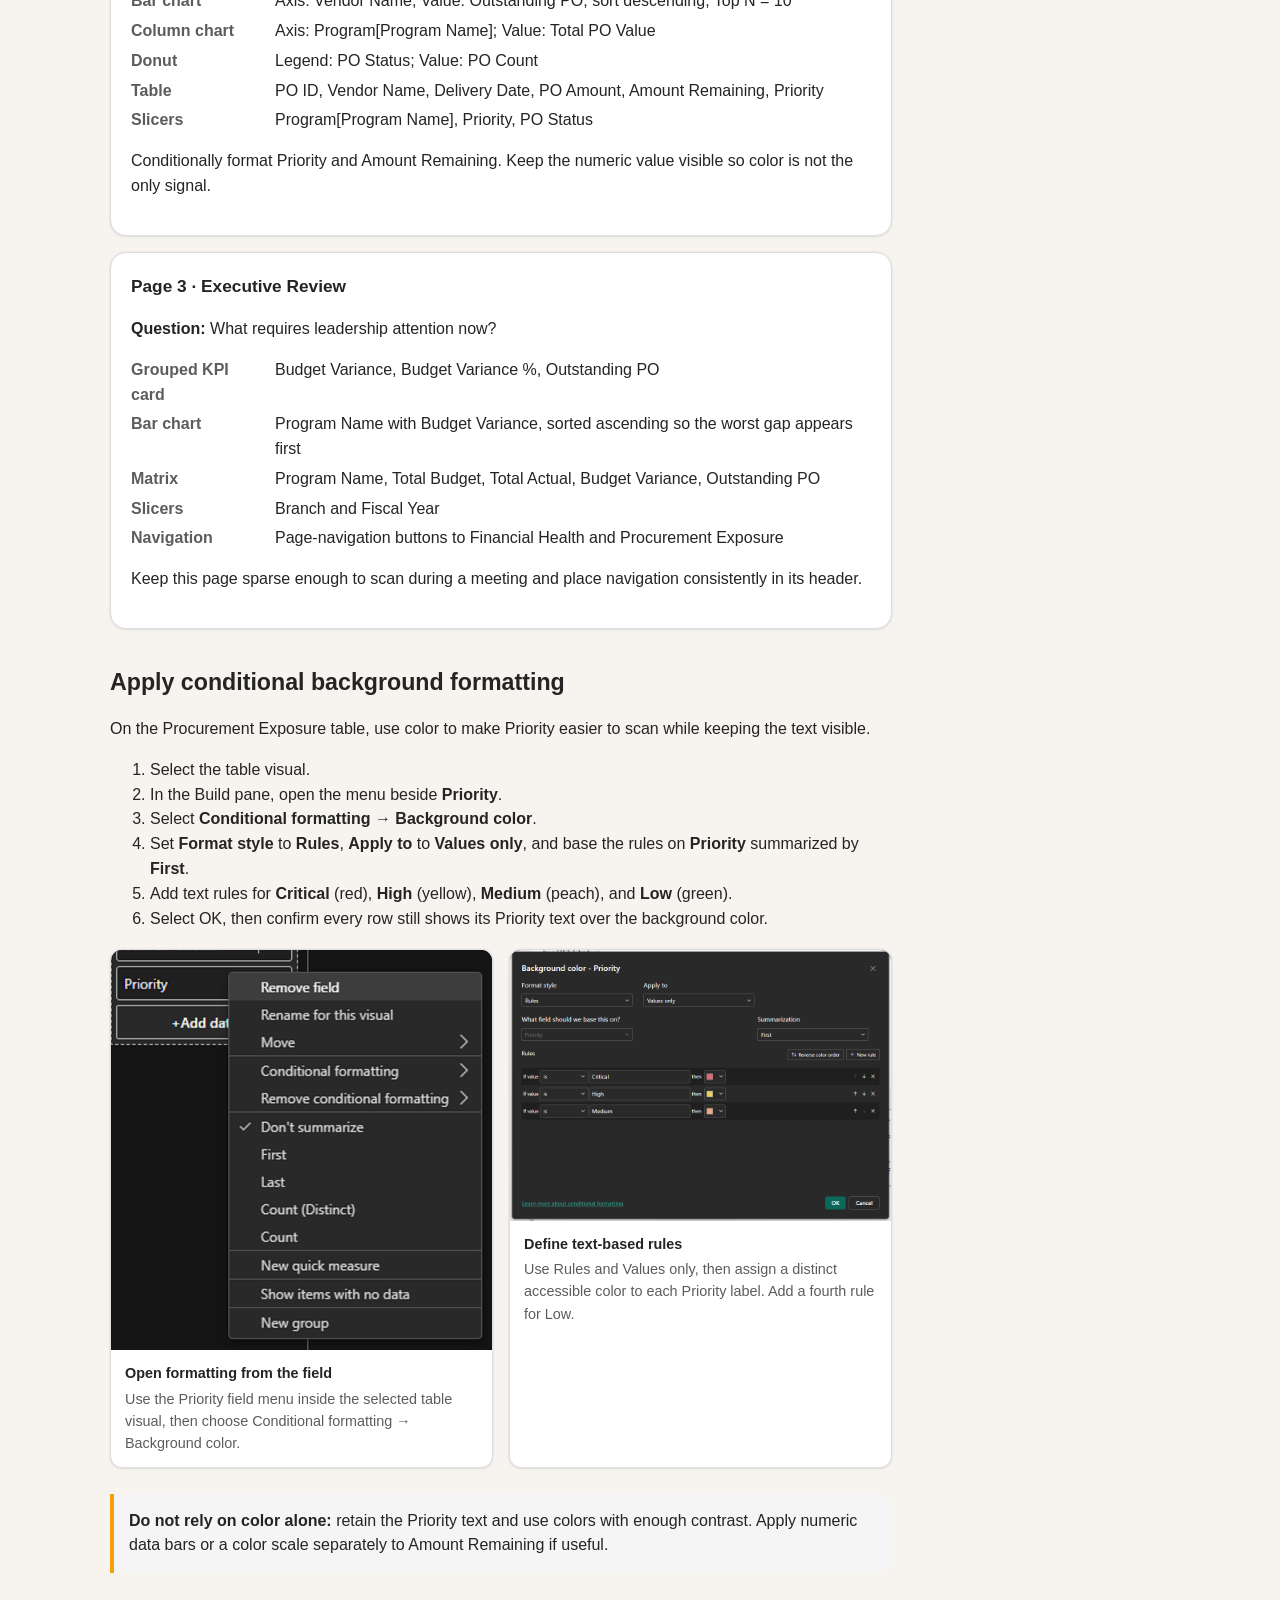
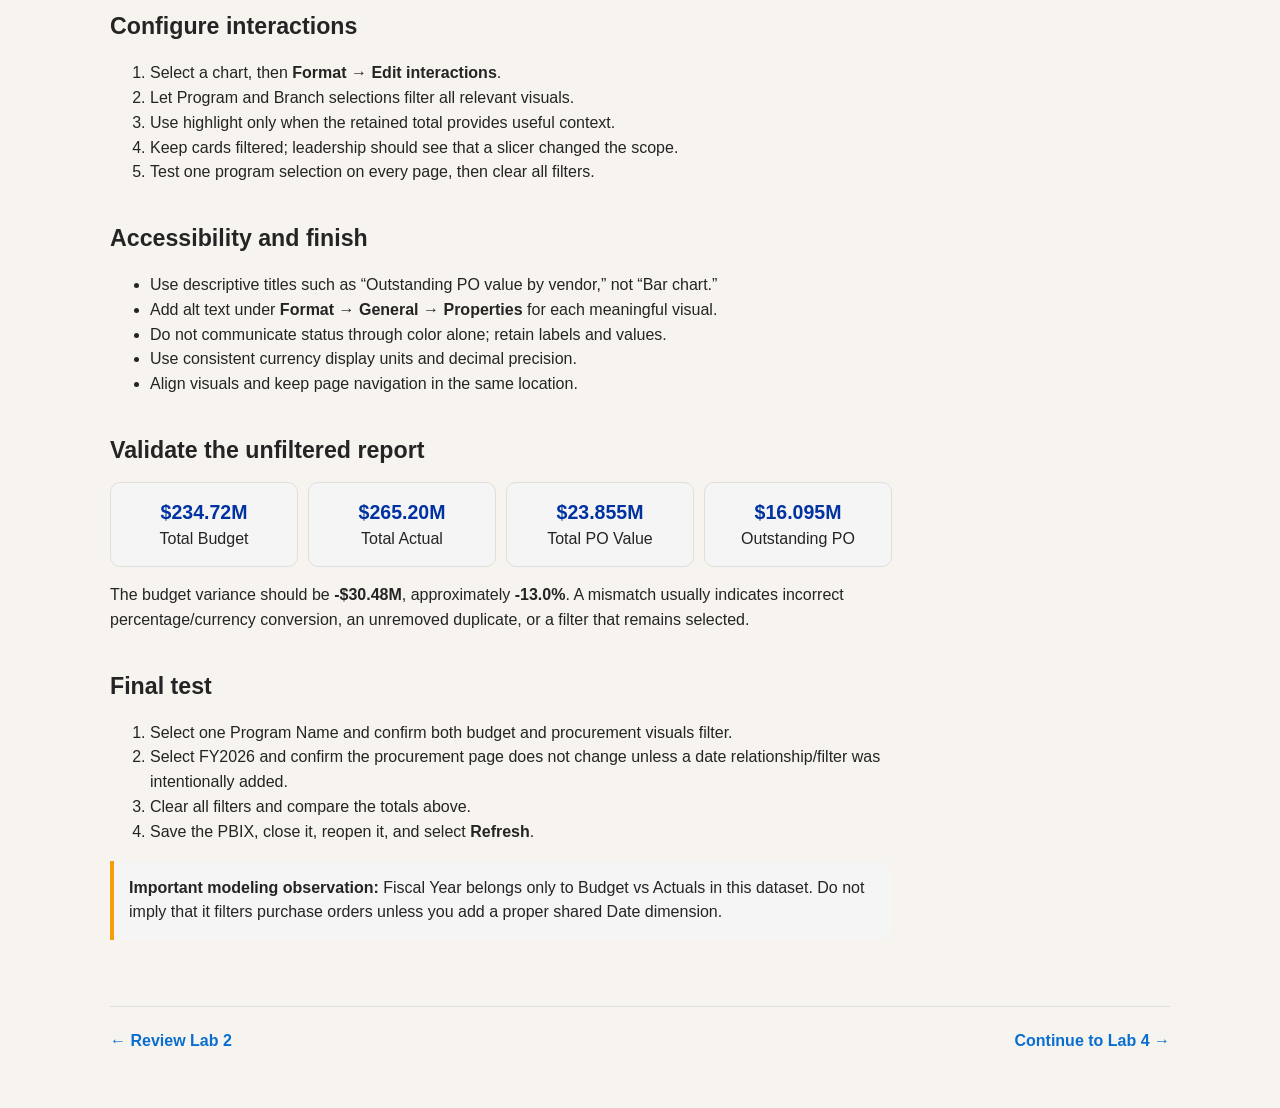
<file: Student/Lab/03-build-report.html>
<!doctype html>
<html lang="en"><head><meta charset="utf-8"><meta name="viewport" content="width=device-width,initial-scale=1"><title>Lab 3 · Build the Power BI Report</title>
<link rel="stylesheet" href="manual-print.css" media="print">
<script>(()=>{const param=new URLSearchParams(window.location.search).get("clawpilotTheme");const theme=param||(window.matchMedia("(prefers-color-scheme: dark)").matches?"dark":"light");document.documentElement.setAttribute("data-theme",theme);})();</script>
<script src="delivery-brand.js" defer></script>
<style>
:root{color-scheme:light;--cp-bg:#f7f4ef;--cp-bg-elevated:#fcfbf8;--cp-surface:#ffffff;--cp-surface-soft:#f5f5f5;--cp-border:#dedede;--cp-border-strong:#919191;--cp-text:#242424;--cp-text-muted:#5c5c5c;--cp-text-soft:#6f6f6f;--cp-accent:#b11f4b;--cp-accent-hover:#9a1a41;--cp-accent-soft:rgba(177,31,75,.08);--cp-accent-fg:#ffffff;--cp-success:#16a34a;--cp-danger:#dc2626;--cp-warning:#f59e0b;--cp-link:#0078d4;--cp-shadow:0 18px 48px rgba(0,0,0,.12);--cp-overlay:rgba(255,255,255,.8);--cp-panel:rgba(255,255,255,.86);--cp-panel-strong:rgba(255,255,255,.96);--cp-sheen:rgba(255,255,255,.55);--cp-highlight:rgba(177,31,75,.12)}html[data-theme="dark"]{color-scheme:dark;--cp-bg:#3d3b3a;--cp-bg-elevated:#343231;--cp-surface:#292929;--cp-surface-soft:#2e2e2e;--cp-border:#474747;--cp-border-strong:#5f5f5f;--cp-text:#dedede;--cp-text-muted:#919191;--cp-text-soft:#b0b0b0;--cp-accent:#fd8ea1;--cp-accent-hover:#fb7b91;--cp-accent-soft:rgba(253,142,161,.14);--cp-accent-fg:#1a1a1a;--cp-success:#4ade80;--cp-danger:#f87171;--cp-warning:#fbbf24;--cp-link:#4da6ff;--cp-shadow:0 18px 48px rgba(0,0,0,.32);--cp-overlay:rgba(41,41,41,.88);--cp-panel:rgba(41,41,41,.72);--cp-panel-strong:rgba(41,41,41,.96);--cp-sheen:rgba(255,255,255,.04);--cp-highlight:rgba(253,142,161,.12)}
*{box-sizing:border-box}body{margin:0;background:var(--cp-bg);color:var(--cp-text);font-family:"Segoe UI",Aptos,Calibri,-apple-system,BlinkMacSystemFont,sans-serif;line-height:1.55}a{color:var(--cp-link)}code,pre{font-family:Consolas,"Courier New",Courier,monospace}.shell{max-width:1100px;margin:auto;padding:20px}.topnav,.bottomnav{display:flex;justify-content:space-between;gap:12px;padding:14px 0}.topnav a,.bottomnav a{text-decoration:none;font-weight:700}.crumb,.muted{color:var(--cp-text-muted)}header{padding:30px 0;border-block:1px solid var(--cp-border)}.eyebrow{color:var(--cp-accent);font-size:.8rem;font-weight:800;text-transform:uppercase}h1{font-size:clamp(2rem,5vw,3.4rem);line-height:1.08;margin:8px 0;letter-spacing:0}.lede{max-width:780px;color:var(--cp-text-muted);font-size:1.05rem}.meta{display:flex;gap:18px;flex-wrap:wrap;margin-top:18px;color:var(--cp-text-soft);font-size:.9rem}main{display:grid;grid-template-columns:minmax(0,1fr) 250px;gap:28px;padding:30px 0}article{min-width:0}aside{position:sticky;top:18px;align-self:start}section{margin-bottom:36px}h2{font-size:1.45rem;margin:0 0 13px;letter-spacing:0}h3{font-size:1.08rem;letter-spacing:0}.panel,.checklist,.pagecard{background:var(--cp-surface);border:1px solid var(--cp-border);border-radius:16px;padding:20px;box-shadow:0 0 2px var(--cp-border),0 1px 2px var(--cp-border)}.measure{position:relative;margin:10px 0}.measure pre{overflow:auto;margin:0;padding:14px 72px 14px 14px;background:var(--cp-surface-soft);border:1px solid var(--cp-border);border-radius:.625rem;color:var(--cp-text);font-size:.82rem;white-space:pre}.copy{position:absolute;right:8px;top:8px;padding:6px 9px;border:1px solid var(--cp-border-strong);border-radius:.625rem;background:var(--cp-surface);color:var(--cp-text);cursor:pointer}.copy:hover{border-color:var(--cp-accent);color:var(--cp-accent)}.wireframe{display:grid;grid-template-columns:repeat(4,1fr);grid-template-rows:60px 150px 90px;gap:9px;padding:14px;background:var(--cp-surface-soft);border:1px solid var(--cp-border);border-radius:.625rem}.wf{display:grid;place-items:center;padding:8px;background:var(--cp-surface);border:1px solid var(--cp-border);border-radius:.625rem;text-align:center;font-size:.8rem;font-weight:700}.chart{grid-column:1/4}.slicer{grid-column:4}.table{grid-column:1/5}.barart{display:flex;align-items:flex-end;gap:8px;height:70px}.barart i{display:block;width:18px;background:var(--cp-accent);border-radius:3px 3px 0 0}.barart i:nth-child(1){height:35%}.barart i:nth-child(2){height:75%}.barart i:nth-child(3){height:52%}.barart i:nth-child(4){height:90%}.pagegrid{display:grid;gap:16px}.pagecard h3{margin-top:0}.spec{display:grid;grid-template-columns:130px 1fr;gap:5px 14px;margin:12px 0}.spec b{color:var(--cp-text-muted)}.validation{display:grid;grid-template-columns:repeat(4,1fr);gap:10px}.stat{text-align:center;padding:14px;background:var(--cp-surface-soft);border:1px solid var(--cp-border);border-radius:.625rem}.stat b{display:block;font-size:1.22rem;color:var(--cp-accent)}.callout{padding:15px;background:var(--cp-surface-soft);border-left:4px solid var(--cp-warning);border-radius:0 .625rem .625rem 0}.checklist label{display:flex;gap:9px;margin:10px 0}.checklist input{margin-top:5px;accent-color:var(--cp-accent)}.progress{height:7px;background:var(--cp-surface-soft);border-radius:.625rem;overflow:hidden}.bar{height:100%;width:0;background:var(--cp-accent)}.small{font-size:.84rem;color:var(--cp-text-muted)}.bottomnav{border-top:1px solid var(--cp-border);padding:22px 0 34px}@media(max-width:760px){main{grid-template-columns:1fr}aside{position:static;order:-1}.validation{grid-template-columns:1fr 1fr}.wireframe{grid-template-columns:1fr 1fr;grid-template-rows:auto}.chart,.table{grid-column:1/3}.slicer{grid-column:auto}.spec{grid-template-columns:1fr}.shell{padding:16px}}@media print{aside,.topnav,.bottomnav,.copy{display:none}main{display:block}.panel,.pagecard{box-shadow:none;break-inside:avoid}}
</style>
<style>
.visual-guide{display:grid;grid-template-columns:repeat(2,minmax(0,1fr));gap:16px;margin:18px 0 26px}.shot{margin:0;min-width:0;background:var(--cp-surface);border:1px solid var(--cp-border);border-radius:12px;overflow:hidden;box-shadow:0 0 2px var(--cp-border),0 1px 2px var(--cp-border)}.shot img{display:block;width:100%;height:auto;object-fit:contain;background:#242424}.shot figcaption{padding:12px 14px;color:var(--cp-text-muted);font-size:.9rem}.shot figcaption strong{display:block;color:var(--cp-text);margin-bottom:3px}@media(max-width:760px){.visual-guide{grid-template-columns:1fr}}
</style></head><body><div class="shell"><nav class="topnav"><a href="02-transform-model.html">← Lab 2</a><span class="crumb">Lab 3 of 4</span><a href="04-publish-service.html">Next →</a></nav>
<header><div class="eyebrow">Lab 3 · Analysis and communication</div><h1>Build a report that supports decisions</h1><p class="lede">Create reusable DAX measures, then organize visuals around three questions: Where are we over budget? Where is procurement exposure concentrated? What should leadership review first?</p><div class="meta"><span>35–45 minutes</span><span>Report view + DAX</span><span>Deliverable: 3 report pages</span></div></header>
<main><article>
<section><h2>Create a measures table</h2><ol><li>Select <b>Home → Enter data</b>.</li><li>Name the table <b>_Measures</b>, name its single column <b>Measures</b>, enter one value of 1, and select <b>Load</b>.</li><li>Hide the Measures column in Report view after you have created the measures.</li><li>For each formula below, select <b>New measure</b> and set its Home table to <b>_Measures</b>.</li></ol><div class="visual-guide"><figure class="shot"><img src="../Images/EnterData_Measures.png" alt="Power BI Home ribbon with Enter data highlighted"><figcaption><strong>Start with Enter data</strong>Create a small placeholder table so all report measures have one predictable home.</figcaption></figure><figure class="shot"><img src="../Images/NewTableMeasures_CollectionOfMeasures.png" alt="Power BI Data pane showing an expanded _Measures table above the report data tables"><figcaption><strong>Keep measures together</strong>The _Measures table appears at the top of the Data pane and becomes the organized collection for the seven measures below.</figcaption></figure></div><div class="callout"><strong>Why measures?</strong> Measures calculate in the current filter context. The same formula works correctly in a card, chart, matrix, drillthrough page, or tooltip.</div></section>
<section><h2>Core measures</h2>
<div class="measure"><pre id="m1">Total Budget = SUM('Budget vs Actuals'[Budgeted Amount])</pre><button class="copy" data-copy="m1">Copy</button></div>
<div class="measure"><pre id="m2">Total Actual = SUM('Budget vs Actuals'[Actual Amount])</pre><button class="copy" data-copy="m2">Copy</button></div>
<div class="measure"><pre id="m3">Budget Variance = [Total Budget] - [Total Actual]</pre><button class="copy" data-copy="m3">Copy</button></div>
<div class="measure"><pre id="m4">Budget Variance % = DIVIDE([Budget Variance], [Total Budget])</pre><button class="copy" data-copy="m4">Copy</button></div>
<div class="measure"><pre id="m5">Total PO Value = SUM('Purchase Orders'[PO Amount])</pre><button class="copy" data-copy="m5">Copy</button></div>
<div class="measure"><pre id="m6">Outstanding PO = SUM('Purchase Orders'[Amount Remaining])</pre><button class="copy" data-copy="m6">Copy</button></div>
<div class="measure"><pre id="m7">PO Count = DISTINCTCOUNT('Purchase Orders'[PO ID])</pre><button class="copy" data-copy="m7">Copy</button></div>
<p>Format money measures as Currency with 0 decimal places. Format Budget Variance % as Percentage with 1 decimal place.</p></section>
<section><h2>Match the completed-report presentation</h2><ol><li>Set each page to a custom <b>1920 × 1080</b> canvas (16:9).</li><li>Add a clear page heading: Financial Health, Procurement Exposure, or Executive Review.</li><li>Use a light neutral canvas, white visual surfaces, subtle gray borders, and a restrained navy/teal finance palette.</li><li>Use explicit chart and table titles that state the decision being supported.</li><li>Keep 24–32 px gaps between visuals and align edges across each row.</li><li>On Executive Review, add two <b>Page navigation</b> buttons targeting Financial Health and Procurement Exposure. Keep both controls in the top-right header band.</li></ol><div class="callout"><strong>Completed-report design choice:</strong> Financial Health uses four individual KPI cards. Procurement Exposure and Executive Review each use one grouped card visual containing three measures, which keeps related KPIs aligned and reduces container clutter.</div></section>
<section><h2>Page layout pattern</h2><div class="wireframe" aria-label="Power BI report page illustration"><div class="wf">KPI<br>Budget</div><div class="wf">KPI<br>Actual</div><div class="wf">KPI<br>Variance</div><div class="wf">KPI<br>Variance %</div><div class="wf chart"><div><div class="barart"><i></i><i></i><i></i><i></i></div>Primary comparison</div></div><div class="wf slicer">Program<br>Fiscal year</div><div class="wf table">Detail table or matrix</div></div><p class="muted">Keep the reading order consistent: headline KPIs, primary comparison, filters, then detail.</p></section>
<section><h2>Build three focused pages</h2><div class="pagegrid">
<div class="pagecard"><h3>Page 1 · Financial Health</h3><p><strong>Question:</strong> Which programs and periods are driving the budget gap?</p><div class="spec"><b>Individual cards</b><span>Total Budget, Total Actual, Budget Variance, Budget Variance %</span><b>Bar chart</b><span>Axis: Program[Program Name]; Values: Total Budget and Total Actual</span><b>Line chart</b><span>Axis: Budget vs Actuals[Fiscal Period]; Values: Total Actual; Legend: Program[Program Name]</span><b>Matrix</b><span>Rows: Program Name; Columns: Fiscal Period; Values: Budget Variance</span><b>Slicers</b><span>Program[Branch], Fiscal Year, Budget Category</span></div><p>Apply conditional formatting to Budget Variance: negative values need attention. Show data labels in millions.</p></div>
<div class="pagecard"><h3>Page 2 · Procurement Exposure</h3><p><strong>Question:</strong> Which vendors and orders hold the largest unpaid commitments?</p><div class="spec"><b>Grouped KPI card</b><span>Total PO Value, Outstanding PO, PO Count</span><b>Bar chart</b><span>Axis: Vendor Name; Value: Outstanding PO; sort descending; Top N = 10</span><b>Column chart</b><span>Axis: Program[Program Name]; Value: Total PO Value</span><b>Donut</b><span>Legend: PO Status; Value: PO Count</span><b>Table</b><span>PO ID, Vendor Name, Delivery Date, PO Amount, Amount Remaining, Priority</span><b>Slicers</b><span>Program[Program Name], Priority, PO Status</span></div><p>Conditionally format Priority and Amount Remaining. Keep the numeric value visible so color is not the only signal.</p></div>
<div class="pagecard"><h3>Page 3 · Executive Review</h3><p><strong>Question:</strong> What requires leadership attention now?</p><div class="spec"><b>Grouped KPI card</b><span>Budget Variance, Budget Variance %, Outstanding PO</span><b>Bar chart</b><span>Program Name with Budget Variance, sorted ascending so the worst gap appears first</span><b>Matrix</b><span>Program Name, Total Budget, Total Actual, Budget Variance, Outstanding PO</span><b>Slicers</b><span>Branch and Fiscal Year</span><b>Navigation</b><span>Page-navigation buttons to Financial Health and Procurement Exposure</span></div><p>Keep this page sparse enough to scan during a meeting and place navigation consistently in its header.</p></div>
</div></section>
<section><h2>Apply conditional background formatting</h2><p>On the Procurement Exposure table, use color to make Priority easier to scan while keeping the text visible.</p><ol><li>Select the table visual.</li><li>In the Build pane, open the menu beside <b>Priority</b>.</li><li>Select <b>Conditional formatting → Background color</b>.</li><li>Set <b>Format style</b> to <b>Rules</b>, <b>Apply to</b> to <b>Values only</b>, and base the rules on <b>Priority</b> summarized by <b>First</b>.</li><li>Add text rules for <b>Critical</b> (red), <b>High</b> (yellow), <b>Medium</b> (peach), and <b>Low</b> (green).</li><li>Select OK, then confirm every row still shows its Priority text over the background color.</li></ol><div class="visual-guide"><figure class="shot"><img src="../Images/ConditionalFormatting.png" alt="Power BI field menu for Priority showing the Conditional formatting submenu"><figcaption><strong>Open formatting from the field</strong>Use the Priority field menu inside the selected table visual, then choose Conditional formatting → Background color.</figcaption></figure><figure class="shot"><img src="../Images/ConditionalFormatRules.png" alt="Power BI Background color dialog with rules for Critical, High, and Medium Priority values"><figcaption><strong>Define text-based rules</strong>Use Rules and Values only, then assign a distinct accessible color to each Priority label. Add a fourth rule for Low.</figcaption></figure></div><div class="callout"><strong>Do not rely on color alone:</strong> retain the Priority text and use colors with enough contrast. Apply numeric data bars or a color scale separately to Amount Remaining if useful.</div></section>
<section><h2>Configure interactions</h2><ol><li>Select a chart, then <b>Format → Edit interactions</b>.</li><li>Let Program and Branch selections filter all relevant visuals.</li><li>Use highlight only when the retained total provides useful context.</li><li>Keep cards filtered; leadership should see that a slicer changed the scope.</li><li>Test one program selection on every page, then clear all filters.</li></ol></section>
<section><h2>Accessibility and finish</h2><ul><li>Use descriptive titles such as “Outstanding PO value by vendor,” not “Bar chart.”</li><li>Add alt text under <b>Format → General → Properties</b> for each meaningful visual.</li><li>Do not communicate status through color alone; retain labels and values.</li><li>Use consistent currency display units and decimal precision.</li><li>Align visuals and keep page navigation in the same location.</li></ul></section>
<section><h2>Validate the unfiltered report</h2><div class="validation"><div class="stat"><b>$234.72M</b>Total Budget</div><div class="stat"><b>$265.20M</b>Total Actual</div><div class="stat"><b>$23.855M</b>Total PO Value</div><div class="stat"><b>$16.095M</b>Outstanding PO</div></div><p>The budget variance should be <b>-$30.48M</b>, approximately <b>-13.0%</b>. A mismatch usually indicates incorrect percentage/currency conversion, an unremoved duplicate, or a filter that remains selected.</p></section>
<section><h2>Final test</h2><ol><li>Select one Program Name and confirm both budget and procurement visuals filter.</li><li>Select FY2026 and confirm the procurement page does not change unless a date relationship/filter was intentionally added.</li><li>Clear all filters and compare the totals above.</li><li>Save the PBIX, close it, reopen it, and select <b>Refresh</b>.</li></ol><div class="callout"><strong>Important modeling observation:</strong> Fiscal Year belongs only to Budget vs Actuals in this dataset. Do not imply that it filters purchase orders unless you add a proper shared Date dimension.</div></section>
</article><aside><div class="checklist" data-progress="lab3"><h2>Completion check</h2><div class="progress"><div class="bar"></div></div><p class="small"><span class="count">0</span> of 7 complete</p><label><input type="checkbox">7 measures created.</label><label><input type="checkbox">Financial Health built.</label><label><input type="checkbox">Procurement built.</label><label><input type="checkbox">Executive Review built.</label><label><input type="checkbox">Page navigation tested.</label><label><input type="checkbox">Interactions tested.</label><label><input type="checkbox">Totals match checkpoints.</label></div></aside></main>
<nav class="bottomnav"><a href="02-transform-model.html">← Review Lab 2</a><a href="04-publish-service.html">Continue to Lab 4 →</a></nav></div>
<script>document.querySelectorAll('.copy').forEach(b=>b.addEventListener('click',async()=>{await navigator.clipboard.writeText(document.getElementById(b.dataset.copy).textContent);const o=b.textContent;b.textContent='Copied';setTimeout(()=>b.textContent=o,1000)}));document.querySelectorAll('[data-progress]').forEach(box=>{const key=box.dataset.progress,checks=[...box.querySelectorAll('input')];let saved=[];try{saved=JSON.parse(localStorage.getItem(key)||'[]')}catch{}checks.forEach((c,i)=>{c.checked=!!saved[i];c.addEventListener('change',update)});function update(){const s=checks.map(c=>c.checked);localStorage.setItem(key,JSON.stringify(s));const n=s.filter(Boolean).length;box.querySelector('.count').textContent=n;box.querySelector('.bar').style.width=n/checks.length*100+'%'}update()});</script></body></html>
</file>
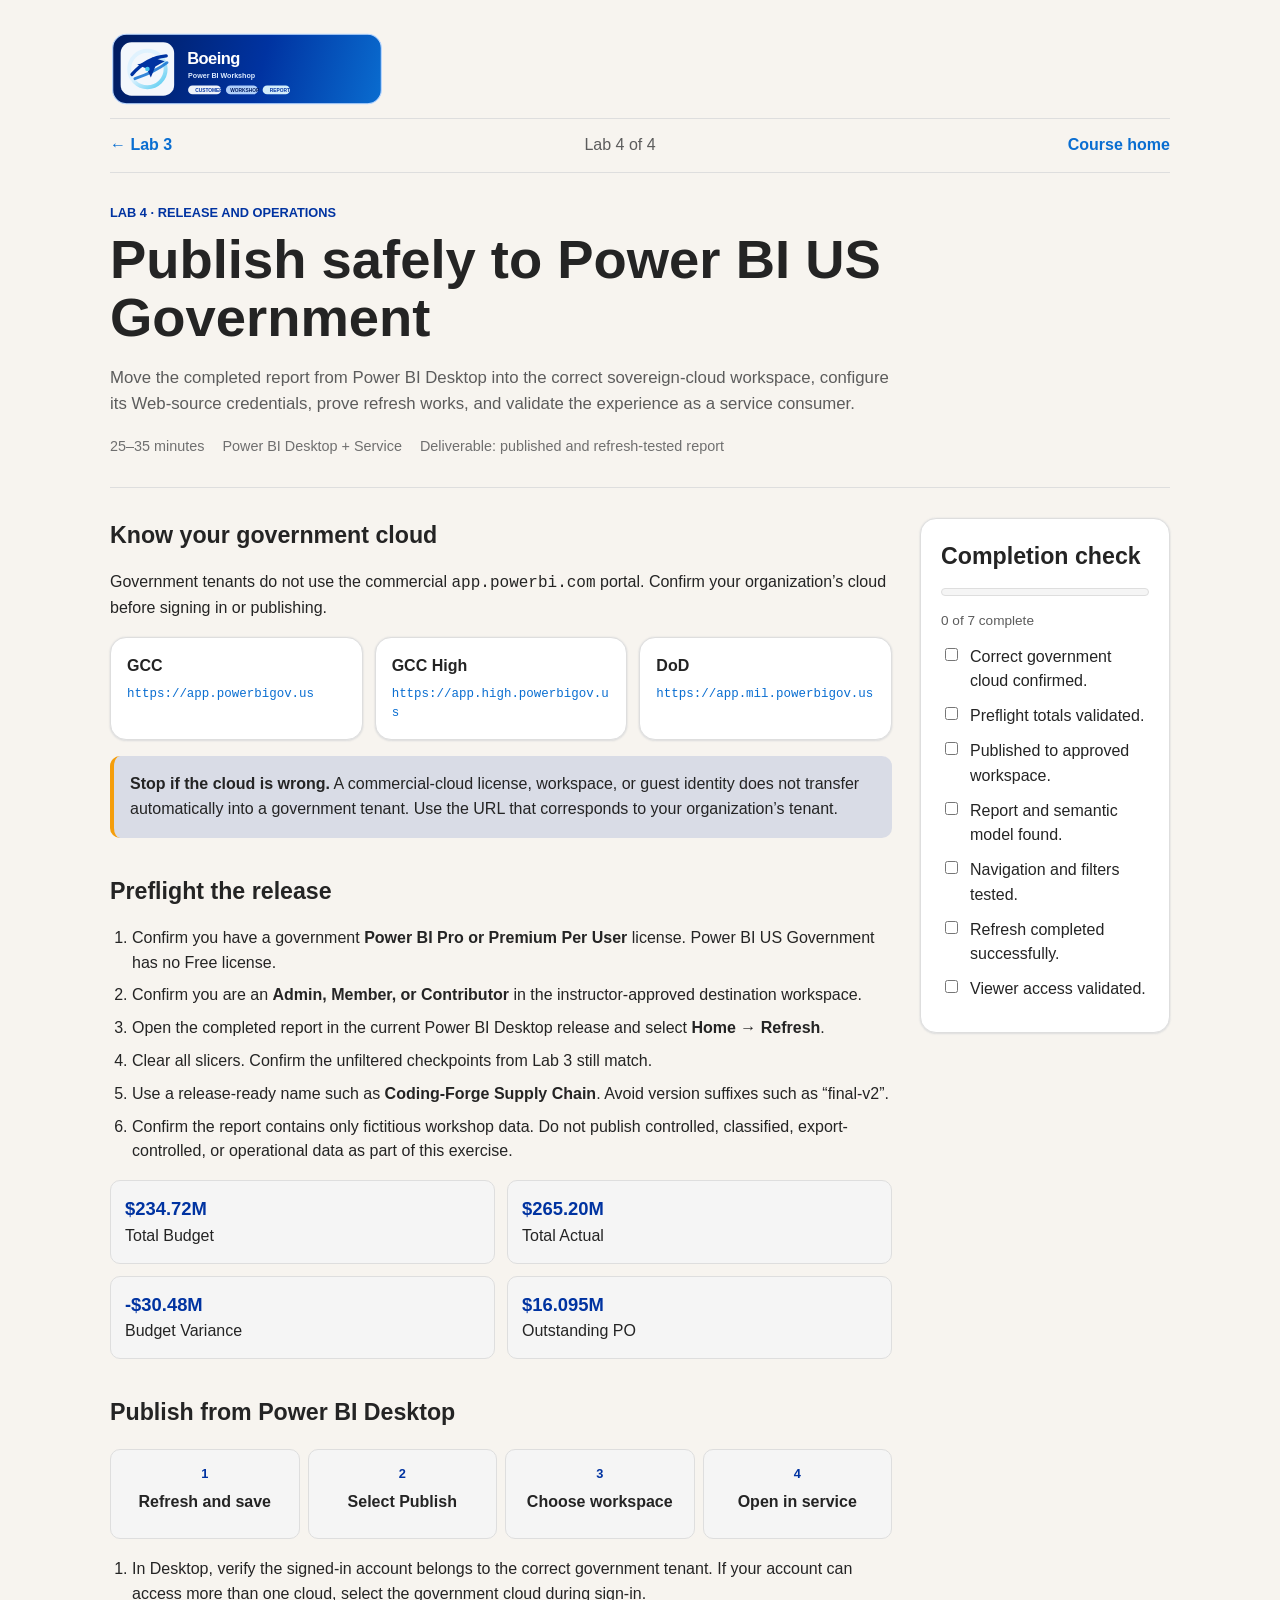
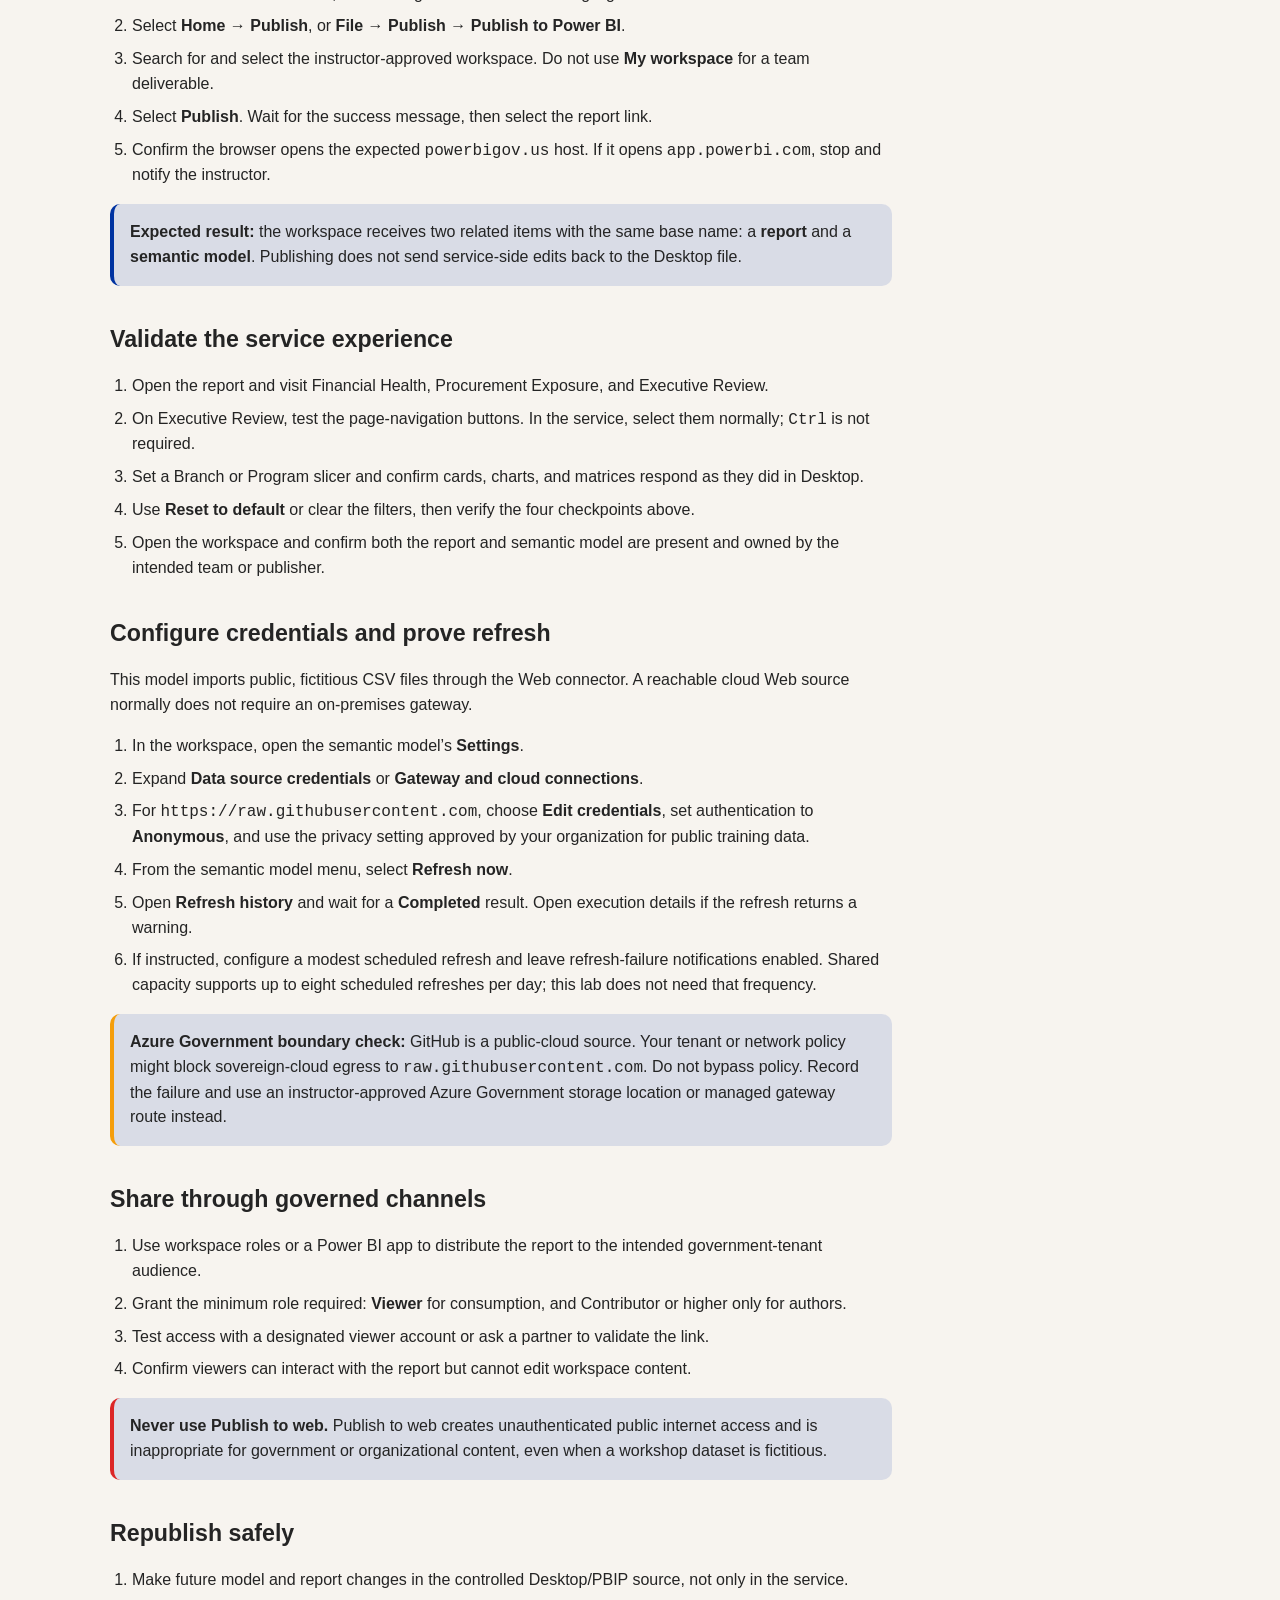
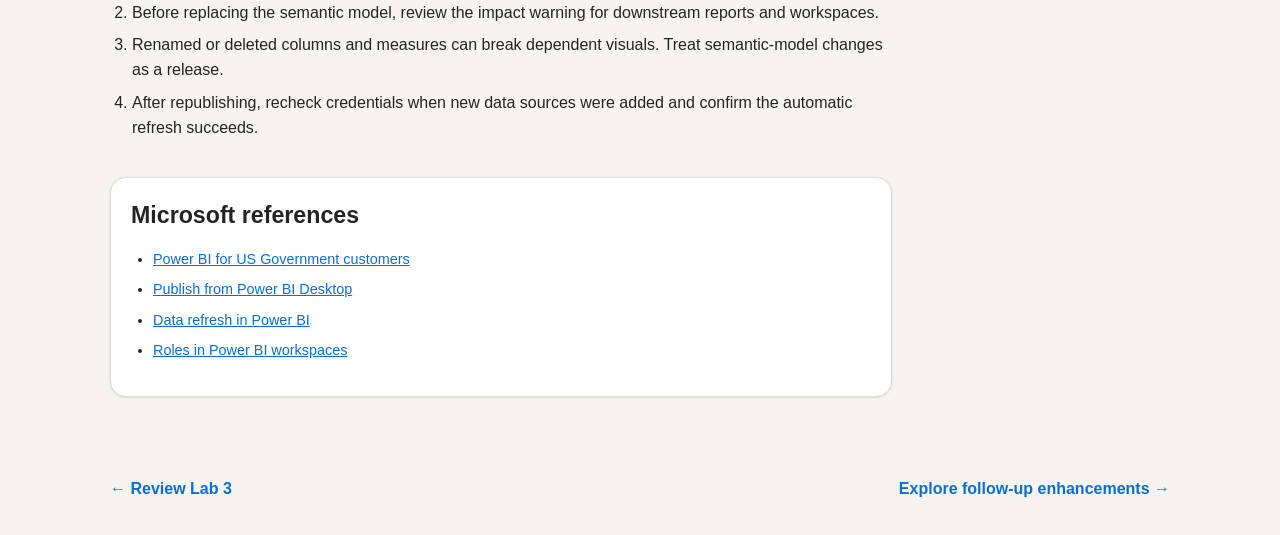
<file: Student/Lab/04-publish-service.html>
<!doctype html>
<html lang="en">
<head>
  <meta charset="utf-8">
  <meta name="viewport" content="width=device-width, initial-scale=1">
  <title>Lab 4 · Publish to Power BI US Government</title>
  <link rel="stylesheet" href="manual-print.css" media="print">
  <script>
    (() => {
      const param = new URLSearchParams(window.location.search).get("clawpilotTheme");
      const theme = param || (window.matchMedia("(prefers-color-scheme: dark)").matches ? "dark" : "light");
      document.documentElement.setAttribute("data-theme", theme);
    })();
  </script>
  <script src="delivery-brand.js" defer></script>
  <style>
    :root { color-scheme: light; --cp-bg: #f7f4ef; --cp-bg-elevated: #fcfbf8; --cp-surface: #ffffff; --cp-surface-soft: #f5f5f5; --cp-border: #dedede; --cp-border-strong: #919191; --cp-text: #242424; --cp-text-muted: #5c5c5c; --cp-text-soft: #6f6f6f; --cp-accent: #b11f4b; --cp-accent-hover: #9a1a41; --cp-accent-soft: rgba(177, 31, 75, 0.08); --cp-accent-fg: #ffffff; --cp-success: #16a34a; --cp-danger: #dc2626; --cp-warning: #f59e0b; --cp-link: #0078d4; --cp-shadow: 0 18px 48px rgba(0, 0, 0, 0.12); --cp-overlay: rgba(255, 255, 255, 0.8); --cp-panel: rgba(255, 255, 255, 0.86); --cp-panel-strong: rgba(255, 255, 255, 0.96); --cp-sheen: rgba(255, 255, 255, 0.55); --cp-highlight: rgba(177, 31, 75, 0.12); }
    html[data-theme="dark"] { color-scheme: dark; --cp-bg: #3d3b3a; --cp-bg-elevated: #343231; --cp-surface: #292929; --cp-surface-soft: #2e2e2e; --cp-border: #474747; --cp-border-strong: #5f5f5f; --cp-text: #dedede; --cp-text-muted: #919191; --cp-text-soft: #b0b0b0; --cp-accent: #fd8ea1; --cp-accent-hover: #fb7b91; --cp-accent-soft: rgba(253, 142, 161, 0.14); --cp-accent-fg: #1a1a1a; --cp-success: #4ade80; --cp-danger: #f87171; --cp-warning: #fbbf24; --cp-link: #4da6ff; --cp-shadow: 0 18px 48px rgba(0, 0, 0, 0.32); --cp-overlay: rgba(41, 41, 41, 0.88); --cp-panel: rgba(41, 41, 41, 0.72); --cp-panel-strong: rgba(41, 41, 41, 0.96); --cp-sheen: rgba(255, 255, 255, 0.04); --cp-highlight: rgba(253, 142, 161, 0.12); }
    * { box-sizing: border-box; }
    body { margin: 0; background: var(--cp-bg); color: var(--cp-text); font-family: "Segoe UI", Aptos, Calibri, -apple-system, BlinkMacSystemFont, sans-serif; line-height: 1.55; }
    a { color: var(--cp-link); }
    code, pre { font-family: Consolas, "Courier New", Courier, monospace; }
    .shell { max-width: 1100px; margin: auto; padding: 20px; }
    .topnav, .bottomnav { display: flex; justify-content: space-between; align-items: center; gap: 12px; padding: 14px 0; }
    .topnav a, .bottomnav a { text-decoration: none; font-weight: 700; }
    .crumb, .muted { color: var(--cp-text-muted); }
    header { padding: 30px 0; border-block: 1px solid var(--cp-border); }
    .eyebrow { color: var(--cp-accent); font-size: .8rem; font-weight: 800; text-transform: uppercase; }
    h1 { max-width: 850px; margin: 8px 0; font-size: clamp(2rem, 5vw, 3.4rem); line-height: 1.08; letter-spacing: 0; }
    .lede { max-width: 800px; color: var(--cp-text-muted); font-size: 1.05rem; }
    .meta { display: flex; flex-wrap: wrap; gap: 8px 18px; margin-top: 18px; color: var(--cp-text-soft); font-size: .9rem; }
    main { display: grid; grid-template-columns: minmax(0, 1fr) 250px; gap: 28px; padding: 30px 0; }
    article { min-width: 0; }
    aside { position: sticky; top: 18px; align-self: start; }
    section { margin-bottom: 36px; }
    h2 { margin: 0 0 13px; font-size: 1.45rem; letter-spacing: 0; }
    h3 { margin: 20px 0 8px; font-size: 1.08rem; letter-spacing: 0; }
    .panel, .checklist, .cloud-card { padding: 20px; background: var(--cp-surface); border: 1px solid var(--cp-border); border-radius: 16px; box-shadow: 0 0 2px var(--cp-border), 0 1px 2px var(--cp-border); }
    .callout { margin: 16px 0; padding: 16px; background: var(--cp-accent-soft); border-left: 4px solid var(--cp-accent); border-radius: 0.625rem; }
    .warning { border-left-color: var(--cp-warning); }
    .danger { border-left-color: var(--cp-danger); }
    .cloud-grid { display: grid; grid-template-columns: repeat(3, minmax(0, 1fr)); gap: 12px; margin: 16px 0; }
    .cloud-card { min-width: 0; padding: 16px; }
    .cloud-card strong { display: block; margin-bottom: 6px; }
    .cloud-card code { display: block; overflow-wrap: anywhere; color: var(--cp-link); font-size: .78rem; }
    .release-flow { display: grid; grid-template-columns: repeat(4, 1fr); gap: 8px; margin: 18px 0; }
    .flow-step { position: relative; min-height: 90px; padding: 14px; background: var(--cp-surface-soft); border: 1px solid var(--cp-border); border-radius: 0.625rem; text-align: center; font-weight: 700; }
    .flow-step span { display: block; margin-bottom: 6px; color: var(--cp-accent); font-size: .8rem; }
    ol, ul { padding-left: 22px; }
    li { margin: 8px 0; }
    .verify { display: grid; grid-template-columns: repeat(2, minmax(0, 1fr)); gap: 12px; margin: 16px 0; }
    .verify div { padding: 14px; background: var(--cp-surface-soft); border: 1px solid var(--cp-border); border-radius: 0.625rem; }
    .verify b { display: block; color: var(--cp-accent); font-size: 1.15rem; }
    .checklist label { display: grid; grid-template-columns: auto 1fr; gap: 9px; margin: 10px 0; align-items: start; }
    .progress { height: 8px; overflow: hidden; background: var(--cp-surface-soft); border: 1px solid var(--cp-border); border-radius: 0.625rem; }
    .bar { width: 0; height: 100%; background: var(--cp-accent); transition: width .2s ease; }
    .small { color: var(--cp-text-muted); font-size: .85rem; }
    .reference-list { font-size: .9rem; }
    .reference-list a { overflow-wrap: anywhere; }
    @media (max-width: 820px) { main { grid-template-columns: 1fr; } aside { position: static; } .cloud-grid, .release-flow { grid-template-columns: 1fr 1fr; } }
    @media (max-width: 580px) { .cloud-grid, .release-flow, .verify { grid-template-columns: 1fr; } .topnav, .bottomnav { align-items: flex-start; flex-direction: column; } }
    @media print { body { background: var(--cp-surface); } aside { position: static; } .panel, .checklist, .cloud-card { box-shadow: none; break-inside: avoid; } }
  </style>
</head>
<body>
  <div class="shell">
    <nav class="topnav"><a href="03-build-report.html">← Lab 3</a><span class="crumb">Lab 4 of 4</span><a href="index.html">Course home</a></nav>
    <header>
      <div class="eyebrow">Lab 4 · Release and operations</div>
      <h1>Publish safely to Power BI US Government</h1>
      <p class="lede">Move the completed report from Power BI Desktop into the correct sovereign-cloud workspace, configure its Web-source credentials, prove refresh works, and validate the experience as a service consumer.</p>
      <div class="meta"><span>25–35 minutes</span><span>Power BI Desktop + Service</span><span>Deliverable: published and refresh-tested report</span></div>
    </header>
    <main>
      <article>
        <section>
          <h2>Know your government cloud</h2>
          <p>Government tenants do not use the commercial <code>app.powerbi.com</code> portal. Confirm your organization’s cloud before signing in or publishing.</p>
          <div class="cloud-grid">
            <div class="cloud-card"><strong>GCC</strong><code>https://app.powerbigov.us</code></div>
            <div class="cloud-card"><strong>GCC High</strong><code>https://app.high.powerbigov.us</code></div>
            <div class="cloud-card"><strong>DoD</strong><code>https://app.mil.powerbigov.us</code></div>
          </div>
          <div class="callout warning"><strong>Stop if the cloud is wrong.</strong> A commercial-cloud license, workspace, or guest identity does not transfer automatically into a government tenant. Use the URL that corresponds to your organization’s tenant.</div>
        </section>

        <section>
          <h2>Preflight the release</h2>
          <ol>
            <li>Confirm you have a government <b>Power BI Pro or Premium Per User</b> license. Power BI US Government has no Free license.</li>
            <li>Confirm you are an <b>Admin, Member, or Contributor</b> in the instructor-approved destination workspace.</li>
            <li>Open the completed report in the current Power BI Desktop release and select <b>Home → Refresh</b>.</li>
            <li>Clear all slicers. Confirm the unfiltered checkpoints from Lab 3 still match.</li>
            <li>Use a release-ready name such as <b>Coding-Forge Supply Chain</b>. Avoid version suffixes such as “final-v2”.</li>
            <li>Confirm the report contains only fictitious workshop data. Do not publish controlled, classified, export-controlled, or operational data as part of this exercise.</li>
          </ol>
          <div class="verify"><div><b>$234.72M</b>Total Budget</div><div><b>$265.20M</b>Total Actual</div><div><b>-$30.48M</b>Budget Variance</div><div><b>$16.095M</b>Outstanding PO</div></div>
        </section>

        <section>
          <h2>Publish from Power BI Desktop</h2>
          <div class="release-flow" aria-label="Publishing workflow"><div class="flow-step"><span>1</span>Refresh and save</div><div class="flow-step"><span>2</span>Select Publish</div><div class="flow-step"><span>3</span>Choose workspace</div><div class="flow-step"><span>4</span>Open in service</div></div>
          <ol>
            <li>In Desktop, verify the signed-in account belongs to the correct government tenant. If your account can access more than one cloud, select the government cloud during sign-in.</li>
            <li>Select <b>Home → Publish</b>, or <b>File → Publish → Publish to Power BI</b>.</li>
            <li>Search for and select the instructor-approved workspace. Do not use <b>My workspace</b> for a team deliverable.</li>
            <li>Select <b>Publish</b>. Wait for the success message, then select the report link.</li>
            <li>Confirm the browser opens the expected <code>powerbigov.us</code> host. If it opens <code>app.powerbi.com</code>, stop and notify the instructor.</li>
          </ol>
          <div class="callout"><strong>Expected result:</strong> the workspace receives two related items with the same base name: a <b>report</b> and a <b>semantic model</b>. Publishing does not send service-side edits back to the Desktop file.</div>
        </section>

        <section>
          <h2>Validate the service experience</h2>
          <ol>
            <li>Open the report and visit Financial Health, Procurement Exposure, and Executive Review.</li>
            <li>On Executive Review, test the page-navigation buttons. In the service, select them normally; <code>Ctrl</code> is not required.</li>
            <li>Set a Branch or Program slicer and confirm cards, charts, and matrices respond as they did in Desktop.</li>
            <li>Use <b>Reset to default</b> or clear the filters, then verify the four checkpoints above.</li>
            <li>Open the workspace and confirm both the report and semantic model are present and owned by the intended team or publisher.</li>
          </ol>
        </section>

        <section>
          <h2>Configure credentials and prove refresh</h2>
          <p>This model imports public, fictitious CSV files through the Web connector. A reachable cloud Web source normally does not require an on-premises gateway.</p>
          <ol>
            <li>In the workspace, open the semantic model’s <b>Settings</b>.</li>
            <li>Expand <b>Data source credentials</b> or <b>Gateway and cloud connections</b>.</li>
            <li>For <code>https://raw.githubusercontent.com</code>, choose <b>Edit credentials</b>, set authentication to <b>Anonymous</b>, and use the privacy setting approved by your organization for public training data.</li>
            <li>From the semantic model menu, select <b>Refresh now</b>.</li>
            <li>Open <b>Refresh history</b> and wait for a <b>Completed</b> result. Open execution details if the refresh returns a warning.</li>
            <li>If instructed, configure a modest scheduled refresh and leave refresh-failure notifications enabled. Shared capacity supports up to eight scheduled refreshes per day; this lab does not need that frequency.</li>
          </ol>
          <div class="callout warning"><strong>Azure Government boundary check:</strong> GitHub is a public-cloud source. Your tenant or network policy might block sovereign-cloud egress to <code>raw.githubusercontent.com</code>. Do not bypass policy. Record the failure and use an instructor-approved Azure Government storage location or managed gateway route instead.</div>
        </section>

        <section>
          <h2>Share through governed channels</h2>
          <ol>
            <li>Use workspace roles or a Power BI app to distribute the report to the intended government-tenant audience.</li>
            <li>Grant the minimum role required: <b>Viewer</b> for consumption, and Contributor or higher only for authors.</li>
            <li>Test access with a designated viewer account or ask a partner to validate the link.</li>
            <li>Confirm viewers can interact with the report but cannot edit workspace content.</li>
          </ol>
          <div class="callout danger"><strong>Never use Publish to web.</strong> Publish to web creates unauthenticated public internet access and is inappropriate for government or organizational content, even when a workshop dataset is fictitious.</div>
        </section>

        <section>
          <h2>Republish safely</h2>
          <ol>
            <li>Make future model and report changes in the controlled Desktop/PBIP source, not only in the service.</li>
            <li>Before replacing the semantic model, review the impact warning for downstream reports and workspaces.</li>
            <li>Renamed or deleted columns and measures can break dependent visuals. Treat semantic-model changes as a release.</li>
            <li>After republishing, recheck credentials when new data sources were added and confirm the automatic refresh succeeds.</li>
          </ol>
        </section>

        <section class="panel reference-list">
          <h2>Microsoft references</h2>
          <ul>
            <li><a href="https://learn.microsoft.com/en-us/fabric/enterprise/powerbi/service-government-us-overview" target="_blank" rel="noreferrer">Power BI for US Government customers</a></li>
            <li><a href="https://learn.microsoft.com/en-us/power-bi/create-reports/desktop-upload-desktop-files" target="_blank" rel="noreferrer">Publish from Power BI Desktop</a></li>
            <li><a href="https://learn.microsoft.com/en-us/power-bi/connect-data/refresh-data" target="_blank" rel="noreferrer">Data refresh in Power BI</a></li>
            <li><a href="https://learn.microsoft.com/en-us/power-bi/collaborate-share/service-roles-new-workspaces" target="_blank" rel="noreferrer">Roles in Power BI workspaces</a></li>
          </ul>
        </section>
      </article>
      <aside>
        <div class="checklist" data-progress="lab4">
          <h2>Completion check</h2>
          <div class="progress"><div class="bar"></div></div>
          <p class="small"><span class="count">0</span> of 7 complete</p>
          <label><input type="checkbox"><span>Correct government cloud confirmed.</span></label>
          <label><input type="checkbox"><span>Preflight totals validated.</span></label>
          <label><input type="checkbox"><span>Published to approved workspace.</span></label>
          <label><input type="checkbox"><span>Report and semantic model found.</span></label>
          <label><input type="checkbox"><span>Navigation and filters tested.</span></label>
          <label><input type="checkbox"><span>Refresh completed successfully.</span></label>
          <label><input type="checkbox"><span>Viewer access validated.</span></label>
        </div>
      </aside>
    </main>
    <nav class="bottomnav"><a href="03-build-report.html">← Review Lab 3</a><a href="follow-up.html">Explore follow-up enhancements →</a></nav>
  </div>
  <script>
    document.querySelectorAll("[data-progress]").forEach(box => {
      const key = box.dataset.progress;
      const checks = [...box.querySelectorAll("input")];
      let saved = [];
      try { saved = JSON.parse(localStorage.getItem(key) || "[]"); } catch {}
      checks.forEach((check, index) => {
        check.checked = Boolean(saved[index]);
        check.addEventListener("change", update);
      });
      function update() {
        const state = checks.map(check => check.checked);
        localStorage.setItem(key, JSON.stringify(state));
        const done = state.filter(Boolean).length;
        box.querySelector(".count").textContent = done;
        box.querySelector(".bar").style.width = `${done / checks.length * 100}%`;
      }
      update();
    });
  </script>
</body>
</html>
</file>
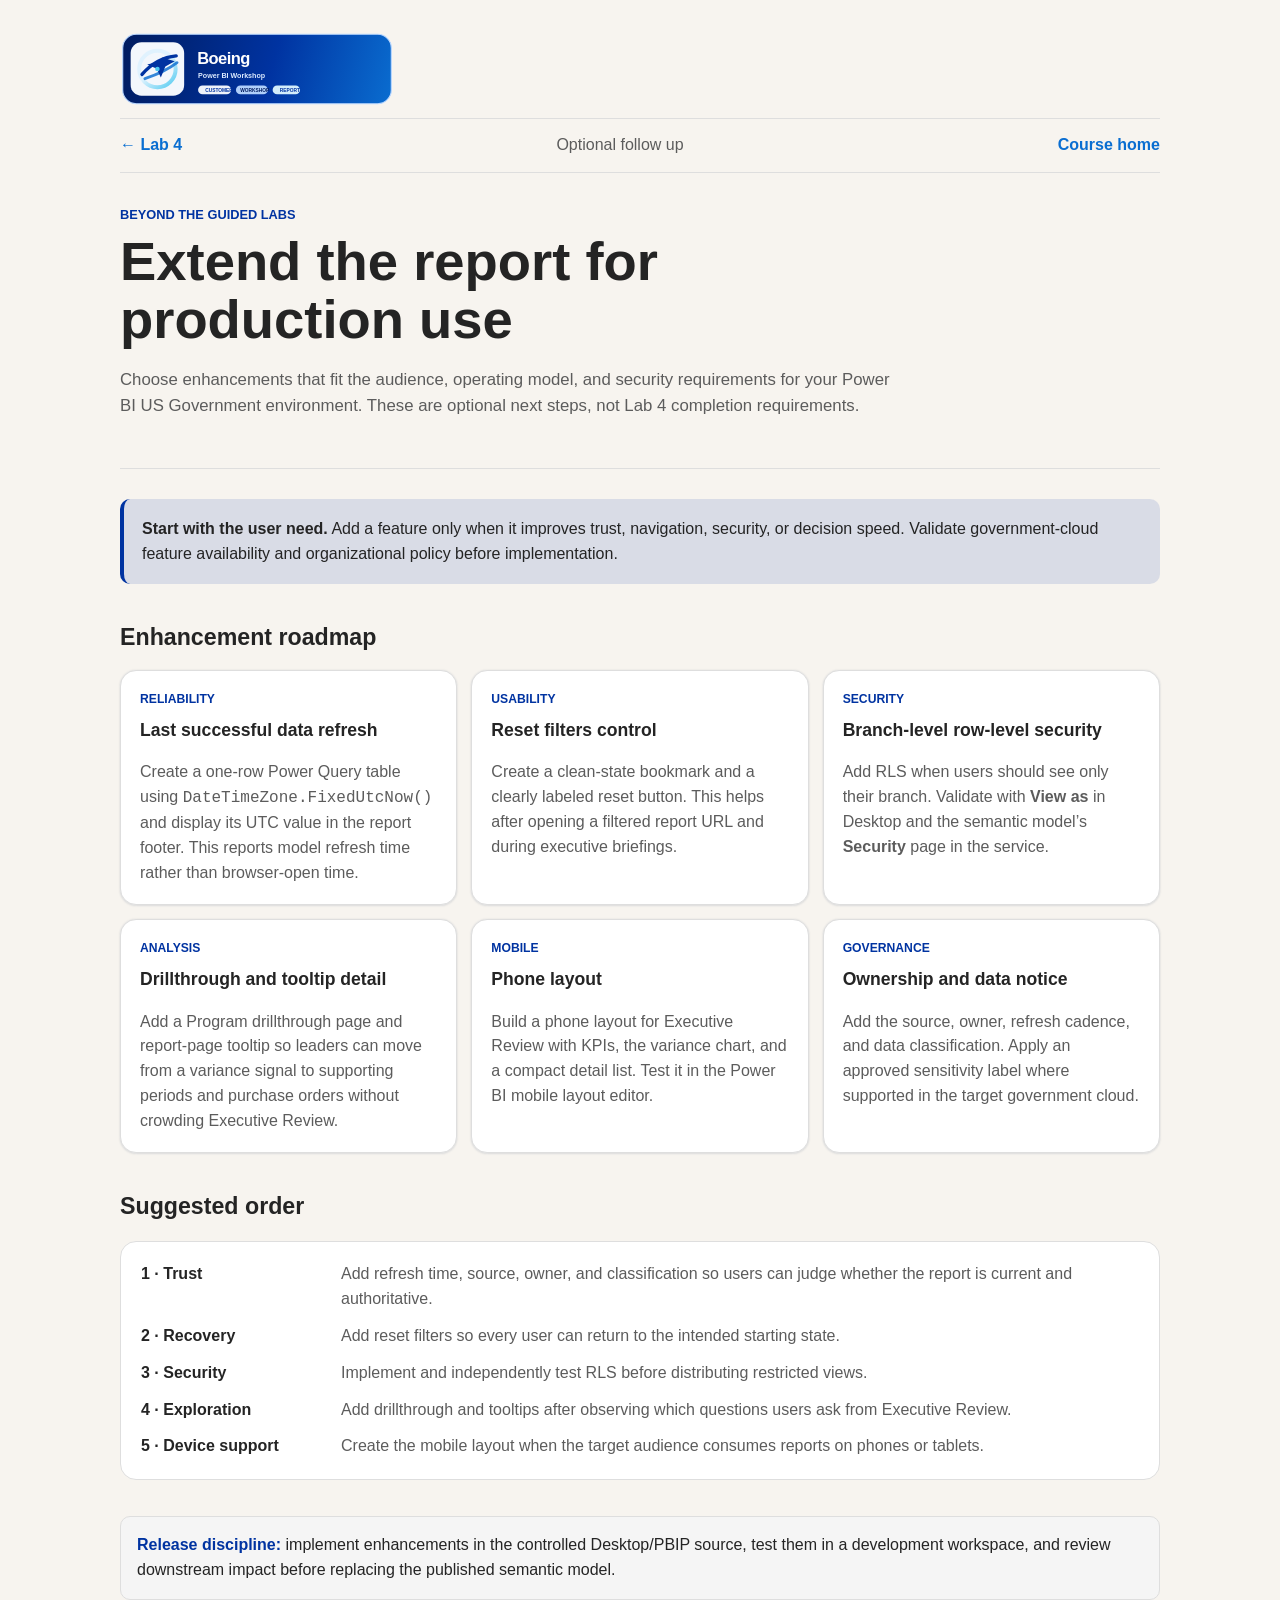
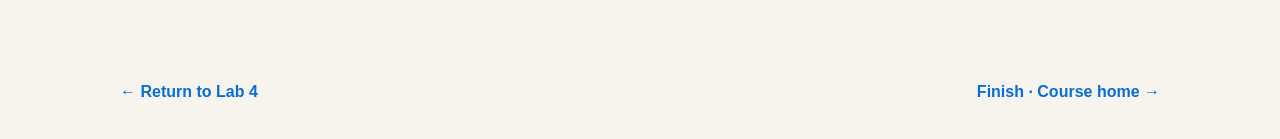
<file: Student/Lab/follow-up.html>
<!doctype html>
<html lang="en">
<head>
  <meta charset="utf-8">
  <meta name="viewport" content="width=device-width, initial-scale=1">
  <title>Follow Up · Extend the Power BI Report</title>
  <link rel="stylesheet" href="manual-print.css" media="print">
  <script>
    (() => {
      const param = new URLSearchParams(window.location.search).get("clawpilotTheme");
      const theme = param || (window.matchMedia("(prefers-color-scheme: dark)").matches ? "dark" : "light");
      document.documentElement.setAttribute("data-theme", theme);
    })();
  </script>
  <script src="delivery-brand.js" defer></script>
  <style>
    :root { color-scheme: light; --cp-bg: #f7f4ef; --cp-bg-elevated: #fcfbf8; --cp-surface: #ffffff; --cp-surface-soft: #f5f5f5; --cp-border: #dedede; --cp-border-strong: #919191; --cp-text: #242424; --cp-text-muted: #5c5c5c; --cp-text-soft: #6f6f6f; --cp-accent: #b11f4b; --cp-accent-hover: #9a1a41; --cp-accent-soft: rgba(177, 31, 75, 0.08); --cp-accent-fg: #ffffff; --cp-success: #16a34a; --cp-danger: #dc2626; --cp-warning: #f59e0b; --cp-link: #0078d4; --cp-shadow: 0 18px 48px rgba(0, 0, 0, 0.12); --cp-overlay: rgba(255, 255, 255, 0.8); --cp-panel: rgba(255, 255, 255, 0.86); --cp-panel-strong: rgba(255, 255, 255, 0.96); --cp-sheen: rgba(255, 255, 255, 0.55); --cp-highlight: rgba(177, 31, 75, 0.12); }
    html[data-theme="dark"] { color-scheme: dark; --cp-bg: #3d3b3a; --cp-bg-elevated: #343231; --cp-surface: #292929; --cp-surface-soft: #2e2e2e; --cp-border: #474747; --cp-border-strong: #5f5f5f; --cp-text: #dedede; --cp-text-muted: #919191; --cp-text-soft: #b0b0b0; --cp-accent: #fd8ea1; --cp-accent-hover: #fb7b91; --cp-accent-soft: rgba(253, 142, 161, 0.14); --cp-accent-fg: #1a1a1a; --cp-success: #4ade80; --cp-danger: #f87171; --cp-warning: #fbbf24; --cp-link: #4da6ff; --cp-shadow: 0 18px 48px rgba(0, 0, 0, 0.32); --cp-overlay: rgba(41, 41, 41, 0.88); --cp-panel: rgba(41, 41, 41, 0.72); --cp-panel-strong: rgba(41, 41, 41, 0.96); --cp-sheen: rgba(255, 255, 255, 0.04); --cp-highlight: rgba(253, 142, 161, 0.12); }
    * { box-sizing: border-box; }
    body { margin: 0; background: var(--cp-bg); color: var(--cp-text); font-family: "Segoe UI", Aptos, Calibri, -apple-system, BlinkMacSystemFont, sans-serif; line-height: 1.55; }
    a { color: var(--cp-link); }
    code, pre { font-family: Consolas, "Courier New", Courier, monospace; }
    .shell { max-width: 1080px; margin: auto; padding: 20px; }
    .topnav, .bottomnav { display: flex; justify-content: space-between; align-items: center; gap: 12px; padding: 14px 0; }
    .topnav a, .bottomnav a { text-decoration: none; font-weight: 700; }
    .crumb { color: var(--cp-text-muted); }
    header { padding: 32px 0; border-block: 1px solid var(--cp-border); }
    .eyebrow { color: var(--cp-accent); font-size: .8rem; font-weight: 800; text-transform: uppercase; }
    h1 { max-width: 820px; margin: 8px 0; font-size: clamp(2rem, 5vw, 3.4rem); line-height: 1.08; letter-spacing: 0; }
    .lede { max-width: 780px; color: var(--cp-text-muted); font-size: 1.05rem; }
    main { padding: 30px 0; }
    section { margin-bottom: 36px; }
    h2 { margin: 0 0 14px; font-size: 1.45rem; letter-spacing: 0; }
    h3 { margin: 0 0 8px; font-size: 1.1rem; letter-spacing: 0; }
    .intro { padding: 18px; background: var(--cp-accent-soft); border-left: 4px solid var(--cp-accent); border-radius: 0.625rem; }
    .roadmap { display: grid; grid-template-columns: repeat(3, minmax(0, 1fr)); gap: 14px; }
    .idea { min-width: 0; padding: 19px; background: var(--cp-surface); border: 1px solid var(--cp-border); border-radius: 16px; box-shadow: 0 0 2px var(--cp-border), 0 1px 2px var(--cp-border); }
    .priority { display: block; margin-bottom: 8px; color: var(--cp-accent); font-size: .76rem; font-weight: 800; text-transform: uppercase; }
    .idea p { margin-bottom: 0; color: var(--cp-text-muted); }
    .implementation { display: grid; grid-template-columns: 180px minmax(0, 1fr); gap: 12px 20px; padding: 20px; background: var(--cp-surface); border: 1px solid var(--cp-border); border-radius: 16px; }
    .implementation dt { font-weight: 800; }
    .implementation dd { margin: 0; color: var(--cp-text-muted); }
    .callout { padding: 16px; background: var(--cp-surface-soft); border: 1px solid var(--cp-border); border-radius: 0.625rem; }
    .callout strong { color: var(--cp-accent); }
    @media (max-width: 760px) { .roadmap { grid-template-columns: 1fr 1fr; } .implementation { grid-template-columns: 1fr; gap: 5px; } }
    @media (max-width: 520px) { .roadmap { grid-template-columns: 1fr; } .topnav, .bottomnav { align-items: flex-start; flex-direction: column; } }
    @media print { body { background: var(--cp-surface); } .idea { box-shadow: none; break-inside: avoid; } }
  </style>
</head>
<body>
  <div class="shell">
    <nav class="topnav"><a href="04-publish-service.html">← Lab 4</a><span class="crumb">Optional follow up</span><a href="index.html">Course home</a></nav>
    <header>
      <div class="eyebrow">Beyond the guided labs</div>
      <h1>Extend the report for production use</h1>
      <p class="lede">Choose enhancements that fit the audience, operating model, and security requirements for your Power BI US Government environment. These are optional next steps, not Lab 4 completion requirements.</p>
    </header>
    <main>
      <section class="intro"><strong>Start with the user need.</strong> Add a feature only when it improves trust, navigation, security, or decision speed. Validate government-cloud feature availability and organizational policy before implementation.</section>

      <section>
        <h2>Enhancement roadmap</h2>
        <div class="roadmap">
          <article class="idea"><span class="priority">Reliability</span><h3>Last successful data refresh</h3><p>Create a one-row Power Query table using <code>DateTimeZone.FixedUtcNow()</code> and display its UTC value in the report footer. This reports model refresh time rather than browser-open time.</p></article>
          <article class="idea"><span class="priority">Usability</span><h3>Reset filters control</h3><p>Create a clean-state bookmark and a clearly labeled reset button. This helps after opening a filtered report URL and during executive briefings.</p></article>
          <article class="idea"><span class="priority">Security</span><h3>Branch-level row-level security</h3><p>Add RLS when users should see only their branch. Validate with <b>View as</b> in Desktop and the semantic model’s <b>Security</b> page in the service.</p></article>
          <article class="idea"><span class="priority">Analysis</span><h3>Drillthrough and tooltip detail</h3><p>Add a Program drillthrough page and report-page tooltip so leaders can move from a variance signal to supporting periods and purchase orders without crowding Executive Review.</p></article>
          <article class="idea"><span class="priority">Mobile</span><h3>Phone layout</h3><p>Build a phone layout for Executive Review with KPIs, the variance chart, and a compact detail list. Test it in the Power BI mobile layout editor.</p></article>
          <article class="idea"><span class="priority">Governance</span><h3>Ownership and data notice</h3><p>Add the source, owner, refresh cadence, and data classification. Apply an approved sensitivity label where supported in the target government cloud.</p></article>
        </div>
      </section>

      <section>
        <h2>Suggested order</h2>
        <dl class="implementation">
          <dt>1 · Trust</dt><dd>Add refresh time, source, owner, and classification so users can judge whether the report is current and authoritative.</dd>
          <dt>2 · Recovery</dt><dd>Add reset filters so every user can return to the intended starting state.</dd>
          <dt>3 · Security</dt><dd>Implement and independently test RLS before distributing restricted views.</dd>
          <dt>4 · Exploration</dt><dd>Add drillthrough and tooltips after observing which questions users ask from Executive Review.</dd>
          <dt>5 · Device support</dt><dd>Create the mobile layout when the target audience consumes reports on phones or tablets.</dd>
        </dl>
      </section>

      <section class="callout"><strong>Release discipline:</strong> implement enhancements in the controlled Desktop/PBIP source, test them in a development workspace, and review downstream impact before replacing the published semantic model.</section>
    </main>
    <nav class="bottomnav"><a href="04-publish-service.html">← Return to Lab 4</a><a href="index.html">Finish · Course home →</a></nav>
  </div>
</body>
</html>
</file>
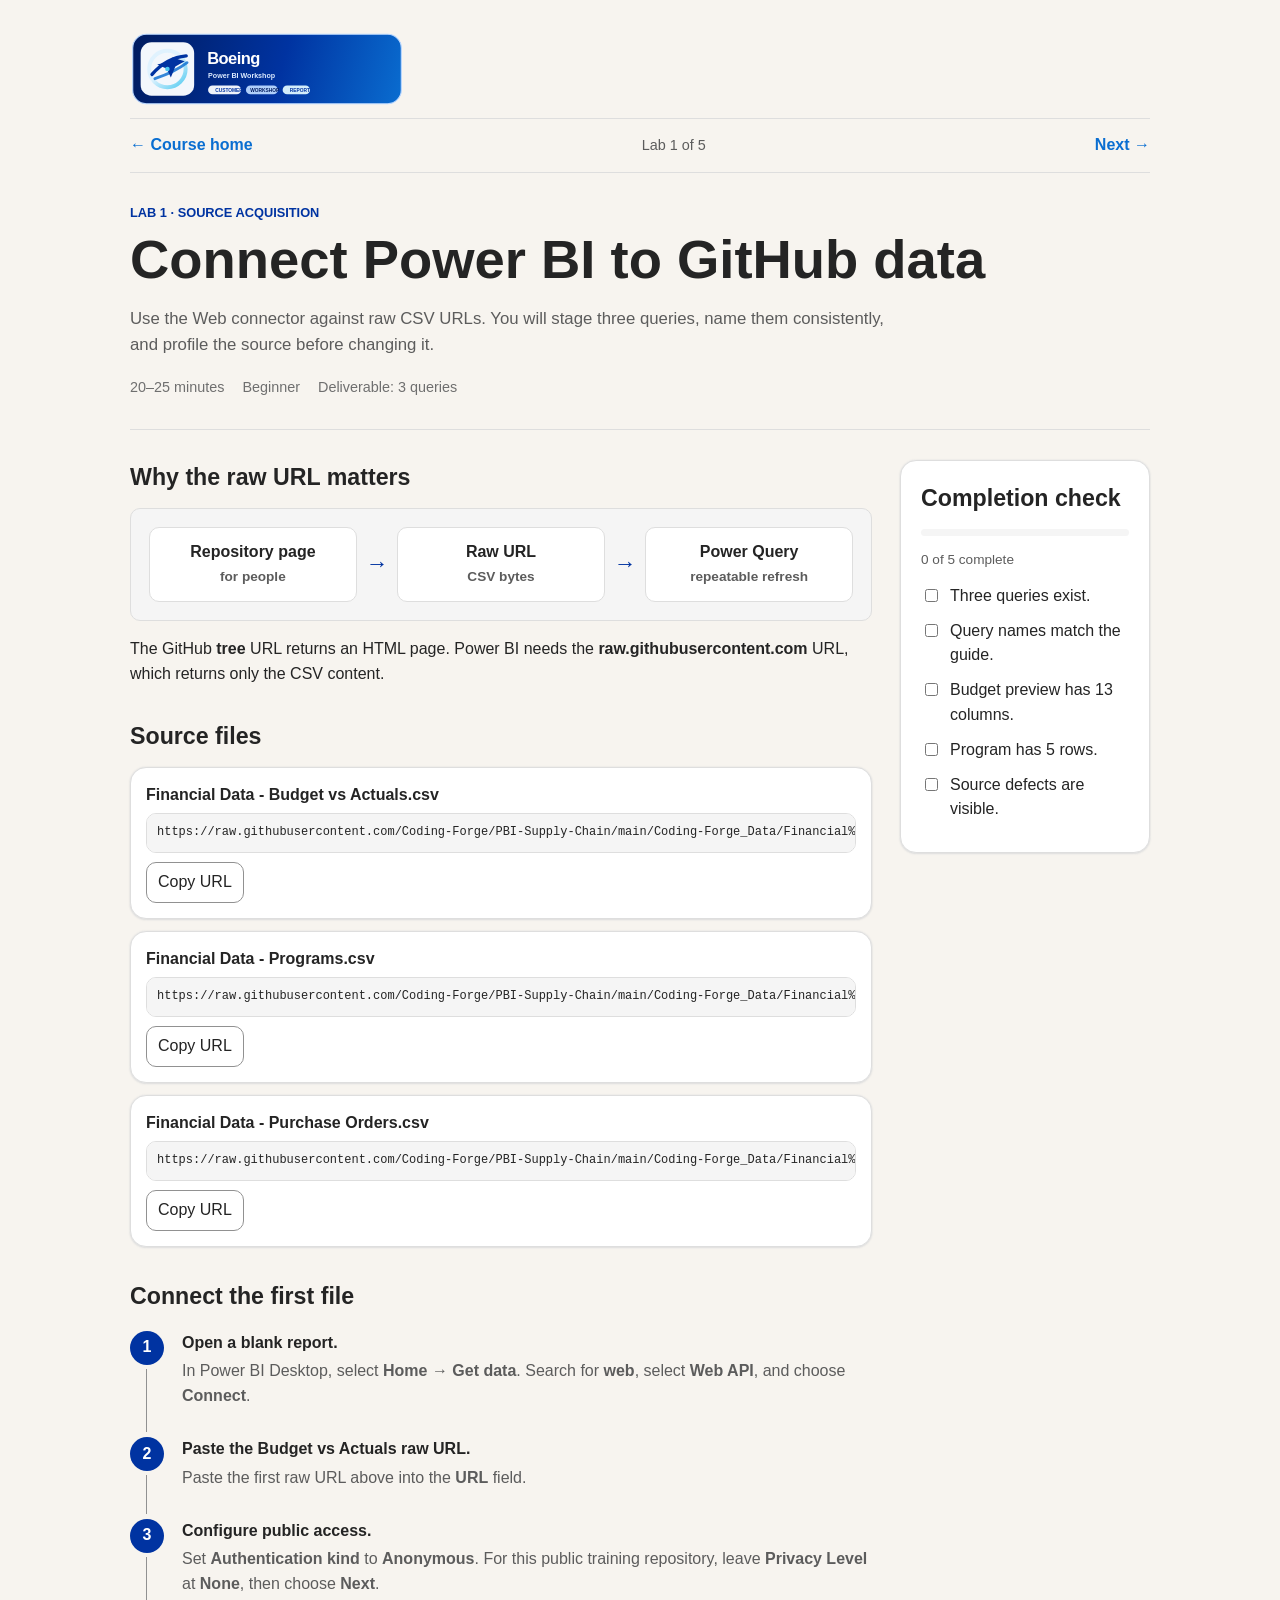
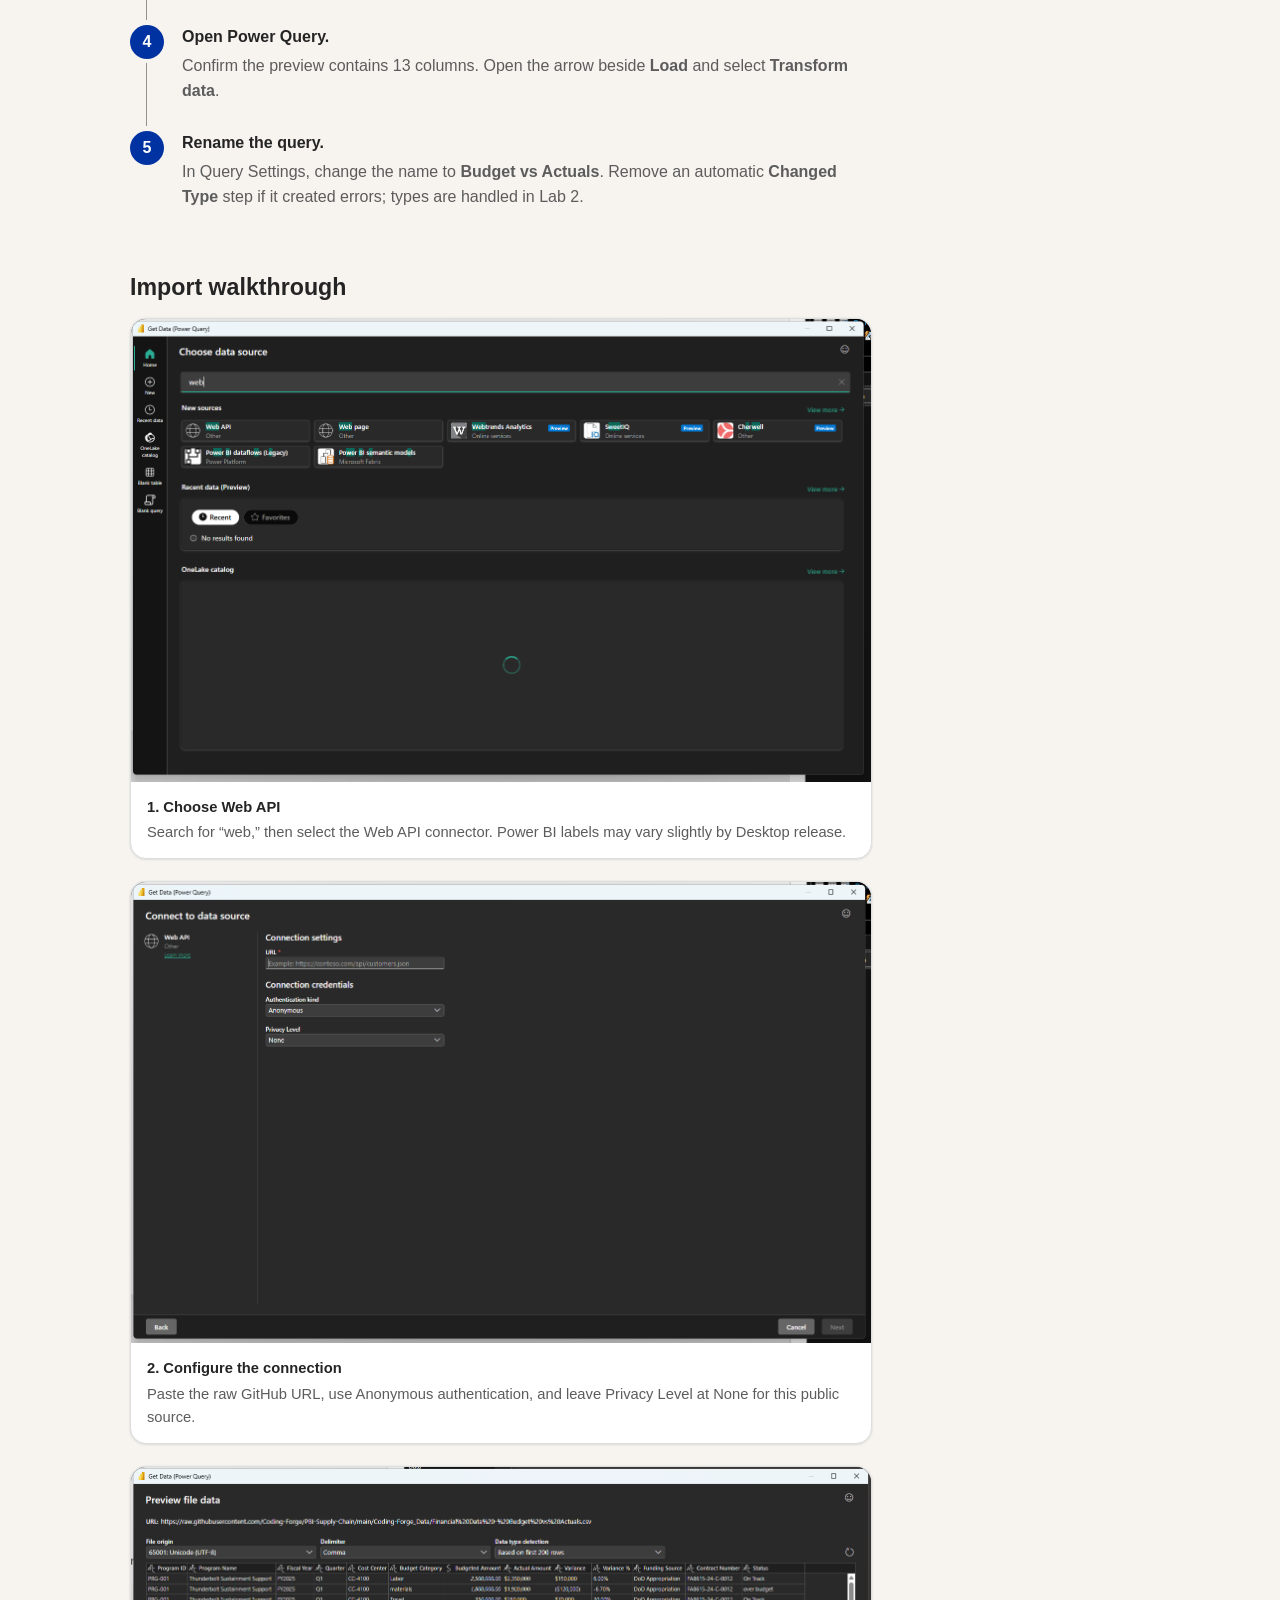
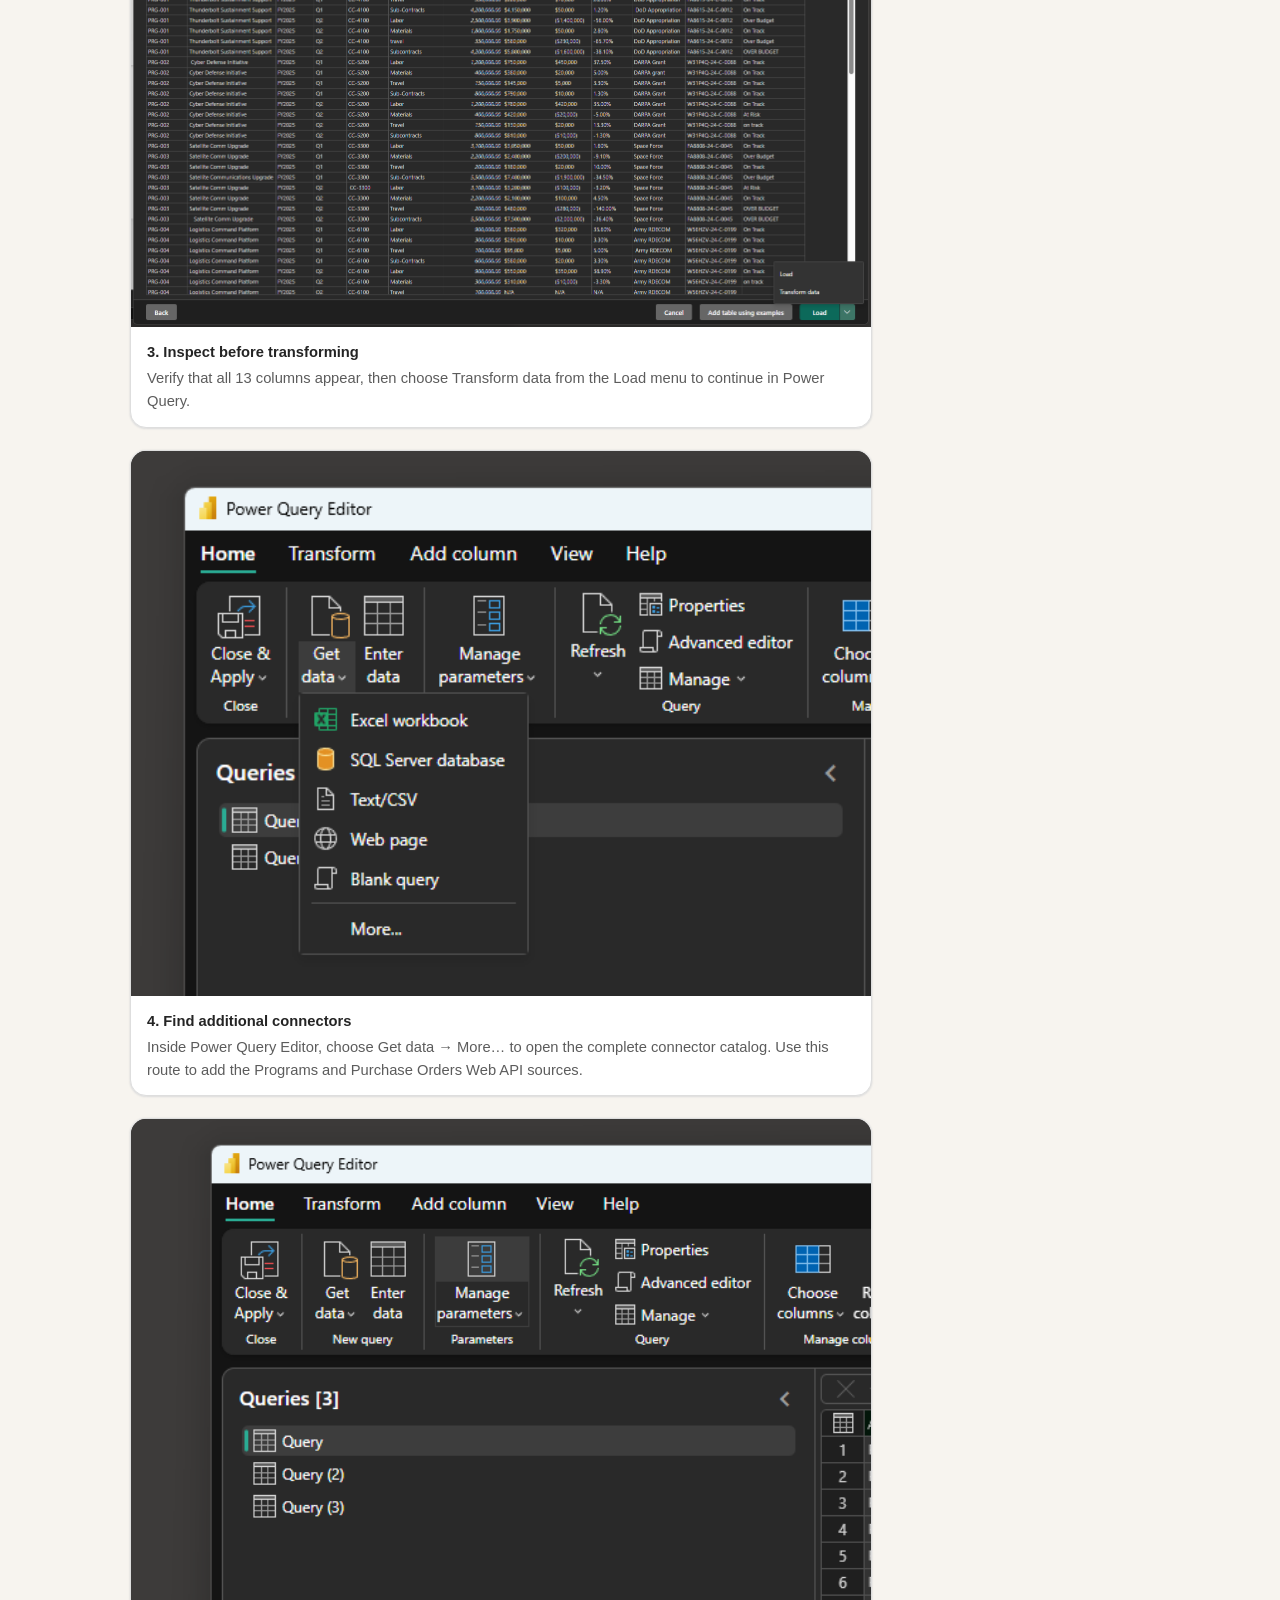
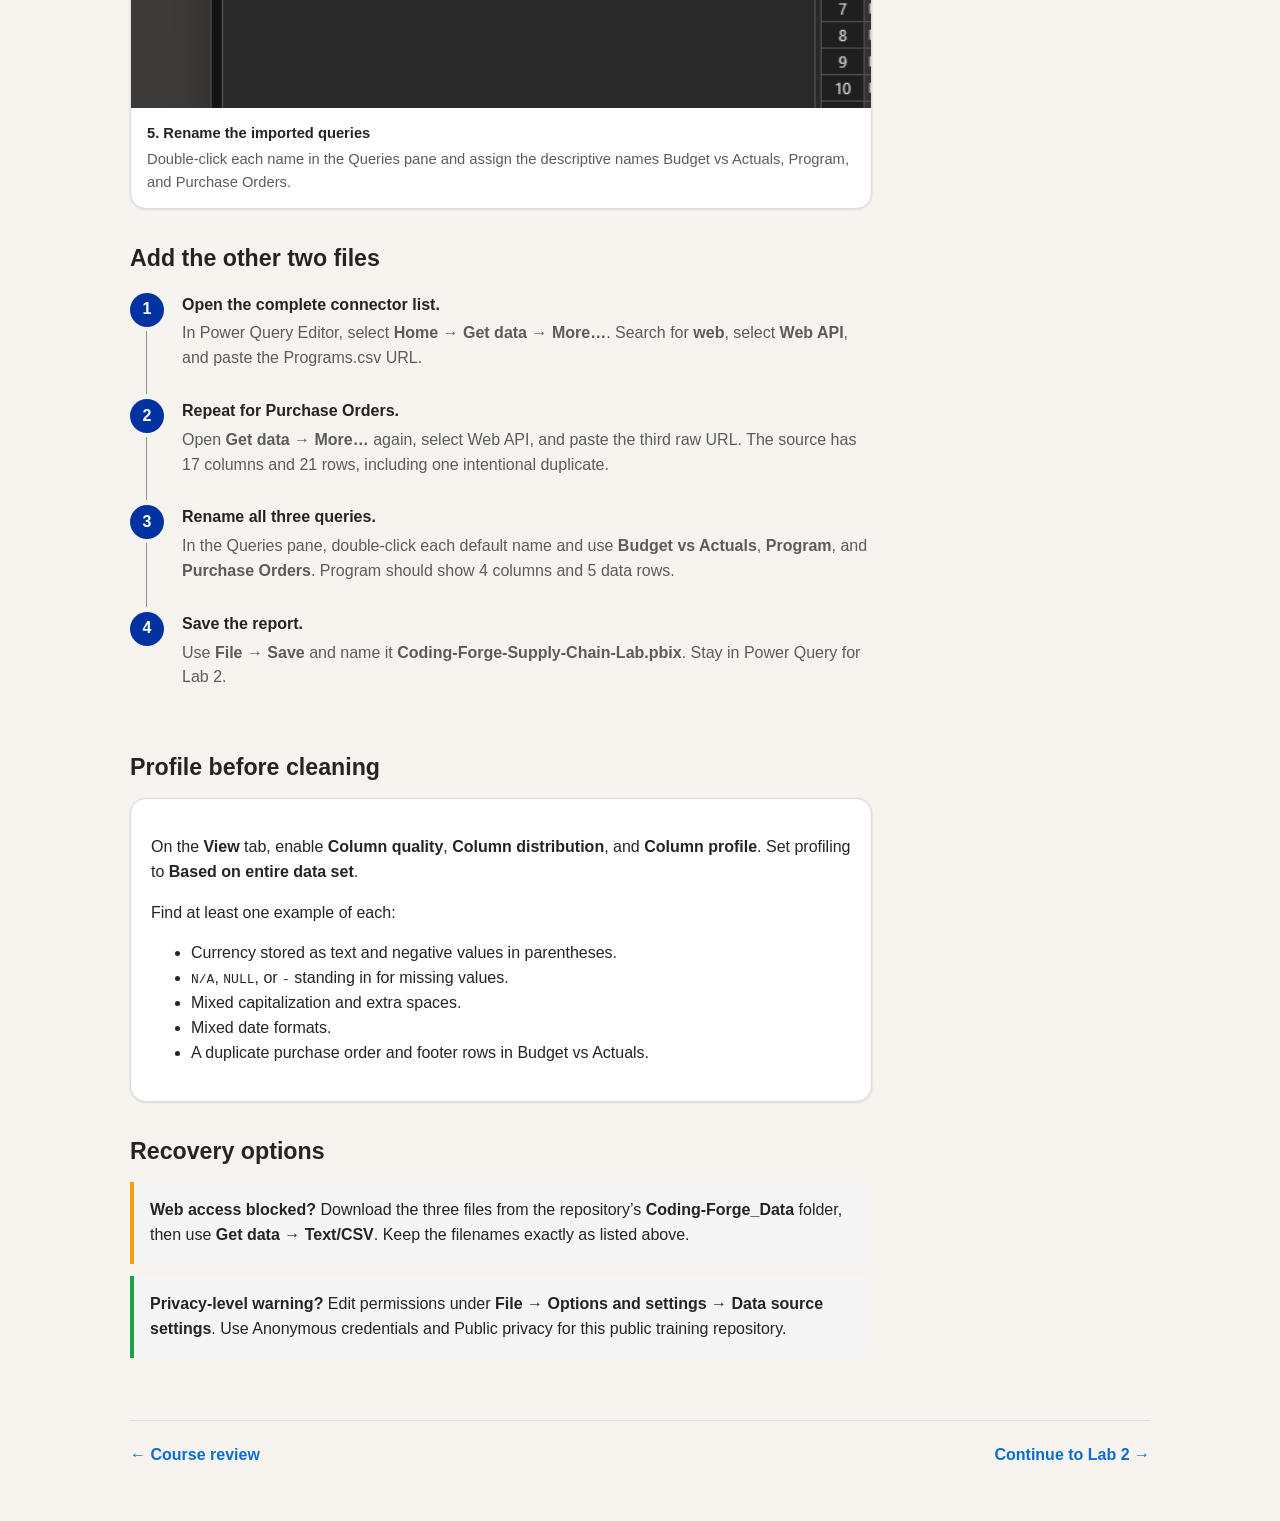
<file: Student/Labs/Web/01-connect.html>
<!doctype html>
<html lang="en"><head><meta charset="utf-8"><meta name="viewport" content="width=device-width,initial-scale=1"><title>Lab 1 · Connect to GitHub Data</title>
<link rel="stylesheet" href="styles/manual-print.css" media="print">
<script>(()=>{const param=new URLSearchParams(window.location.search).get("clawpilotTheme");const theme=param||(window.matchMedia("(prefers-color-scheme: dark)").matches?"dark":"light");document.documentElement.setAttribute("data-theme",theme);})();</script>
<script src="scripts/delivery-brand.js" defer></script>
<style>
:root{color-scheme:light;--cp-bg:#f7f4ef;--cp-bg-elevated:#fcfbf8;--cp-surface:#ffffff;--cp-surface-soft:#f5f5f5;--cp-border:#dedede;--cp-border-strong:#919191;--cp-text:#242424;--cp-text-muted:#5c5c5c;--cp-text-soft:#6f6f6f;--cp-accent:#b11f4b;--cp-accent-hover:#9a1a41;--cp-accent-soft:rgba(177,31,75,.08);--cp-accent-fg:#ffffff;--cp-success:#16a34a;--cp-danger:#dc2626;--cp-warning:#f59e0b;--cp-link:#0078d4;--cp-shadow:0 18px 48px rgba(0,0,0,.12);--cp-overlay:rgba(255,255,255,.8);--cp-panel:rgba(255,255,255,.86);--cp-panel-strong:rgba(255,255,255,.96);--cp-sheen:rgba(255,255,255,.55);--cp-highlight:rgba(177,31,75,.12)}
html[data-theme="dark"]{color-scheme:dark;--cp-bg:#3d3b3a;--cp-bg-elevated:#343231;--cp-surface:#292929;--cp-surface-soft:#2e2e2e;--cp-border:#474747;--cp-border-strong:#5f5f5f;--cp-text:#dedede;--cp-text-muted:#919191;--cp-text-soft:#b0b0b0;--cp-accent:#fd8ea1;--cp-accent-hover:#fb7b91;--cp-accent-soft:rgba(253,142,161,.14);--cp-accent-fg:#1a1a1a;--cp-success:#4ade80;--cp-danger:#f87171;--cp-warning:#fbbf24;--cp-link:#4da6ff;--cp-shadow:0 18px 48px rgba(0,0,0,.32);--cp-overlay:rgba(41,41,41,.88);--cp-panel:rgba(41,41,41,.72);--cp-panel-strong:rgba(41,41,41,.96);--cp-sheen:rgba(255,255,255,.04);--cp-highlight:rgba(253,142,161,.12)}
*{box-sizing:border-box}body{margin:0;background:var(--cp-bg);color:var(--cp-text);font-family:"Segoe UI",Aptos,Calibri,-apple-system,BlinkMacSystemFont,sans-serif;line-height:1.55}a{color:var(--cp-link)}button,input{font:inherit}.shell{max-width:1060px;margin:auto;padding:20px}.topnav,.bottomnav{display:flex;justify-content:space-between;align-items:center;gap:12px;padding:14px 0}.topnav a,.bottomnav a{font-weight:700;text-decoration:none}.crumb{color:var(--cp-text-muted);font-size:.9rem}header{padding:30px 0;border-block:1px solid var(--cp-border)}.eyebrow{color:var(--cp-accent);font-weight:800;text-transform:uppercase;font-size:.8rem}h1{margin:8px 0;font-size:clamp(2rem,5vw,3.4rem);line-height:1.08;letter-spacing:0}.lede{max-width:760px;color:var(--cp-text-muted);font-size:1.05rem}.meta{display:flex;gap:18px;flex-wrap:wrap;margin-top:18px;color:var(--cp-text-soft);font-size:.9rem}main{display:grid;grid-template-columns:minmax(0,1fr) 250px;gap:28px;padding:30px 0}article{min-width:0}aside{align-self:start;position:sticky;top:18px}.panel,.urlcard,.checklist{background:var(--cp-surface);border:1px solid var(--cp-border);border-radius:16px;padding:20px;box-shadow:0 0 2px var(--cp-border),0 1px 2px var(--cp-border)}section{margin:0 0 32px}h2{margin:0 0 12px;font-size:1.45rem;letter-spacing:0}h3{font-size:1.05rem;letter-spacing:0}.steps{counter-reset:step;list-style:none;padding:0}.steps>li{counter-increment:step;position:relative;padding:0 0 24px 52px}.steps>li::before{content:counter(step);position:absolute;left:0;top:0;width:34px;height:34px;display:grid;place-items:center;border-radius:50%;background:var(--cp-accent);color:var(--cp-accent-fg);font-weight:800}.steps>li:not(:last-child)::after{content:"";position:absolute;left:16px;top:38px;bottom:5px;border-left:1px solid var(--cp-border-strong)}.steps p{margin:4px 0;color:var(--cp-text-muted)}.urls{display:grid;gap:12px}.urlcard{padding:15px}.urlcard strong{display:block;margin-bottom:6px}.code{display:block;overflow:auto;padding:10px;background:var(--cp-surface-soft);border:1px solid var(--cp-border);border-radius:.625rem;font:12px/1.45 Consolas,"Courier New",Courier,monospace;white-space:nowrap}.copy{margin-top:9px;padding:7px 11px;border:1px solid var(--cp-border-strong);border-radius:.625rem;background:var(--cp-surface);color:var(--cp-text);cursor:pointer}.copy:hover{border-color:var(--cp-accent);color:var(--cp-accent)}.flow{display:grid;grid-template-columns:1fr auto 1fr auto 1fr;gap:9px;align-items:center;padding:18px;background:var(--cp-surface-soft);border:1px solid var(--cp-border);border-radius:.625rem}.node{text-align:center;padding:12px;background:var(--cp-surface);border:1px solid var(--cp-border);border-radius:.625rem;font-weight:700}.arrow{color:var(--cp-accent);font-weight:900;font-size:1.4rem}.callout{padding:16px;border-left:4px solid var(--cp-warning);background:var(--cp-surface-soft);border-radius:0 .625rem .625rem 0}.success{border-left-color:var(--cp-success)}.checklist label{display:flex;gap:9px;margin:10px 0;align-items:flex-start}.checklist input{margin-top:5px;accent-color:var(--cp-accent)}.progress{height:7px;background:var(--cp-surface-soft);border-radius:.625rem;overflow:hidden}.bar{height:100%;width:0;background:var(--cp-accent);transition:width .2s}.small{color:var(--cp-text-muted);font-size:.85rem}.bottomnav{border-top:1px solid var(--cp-border);padding:22px 0 34px}@media(max-width:760px){main{grid-template-columns:1fr}aside{position:static;order:-1}.flow{grid-template-columns:1fr}.arrow{transform:rotate(90deg);text-align:center}.shell{padding:16px}}@media print{aside,.topnav,.bottomnav,.copy{display:none}main{display:block}.panel,.urlcard{box-shadow:none;break-inside:avoid}}
</style>
<style>
.urls,.urlcard{min-width:0}.walkthrough{display:grid;gap:22px}.shot{margin:0;background:var(--cp-surface);border:1px solid var(--cp-border);border-radius:16px;overflow:hidden;box-shadow:0 0 2px var(--cp-border),0 1px 2px var(--cp-border)}.shot img{display:block;width:100%;height:auto;object-fit:contain;background:#242424}.shot figcaption{padding:14px 16px;color:var(--cp-text-muted);font-size:.92rem}.shot figcaption strong{display:block;color:var(--cp-text);margin-bottom:3px}@media(max-width:760px){.shot{border-radius:8px}.shot figcaption{padding:12px}}
</style></head><body><div class="shell">
<nav class="topnav"><a href="index.html">← Course home</a><span class="crumb">Lab 1 of 5</span><a href="02-transform-model.html">Next →</a></nav>
<header><div class="eyebrow">Lab 1 · Source acquisition</div><h1>Connect Power BI to GitHub data</h1><p class="lede">Use the Web connector against raw CSV URLs. You will stage three queries, name them consistently, and profile the source before changing it.</p><div class="meta"><span>20–25 minutes</span><span>Beginner</span><span>Deliverable: 3 queries</span></div></header>
<main><article>
<section><h2>Why the raw URL matters</h2><div class="flow" aria-label="GitHub data connection illustration"><div class="node">Repository page<br><span class="small">for people</span></div><div class="arrow">→</div><div class="node">Raw URL<br><span class="small">CSV bytes</span></div><div class="arrow">→</div><div class="node">Power Query<br><span class="small">repeatable refresh</span></div></div><p>The GitHub <strong>tree</strong> URL returns an HTML page. Power BI needs the <strong>raw.githubusercontent.com</strong> URL, which returns only the CSV content.</p></section>
<section><h2>Source files</h2><div class="urls">
<div class="urlcard"><strong>Financial Data - Budget vs Actuals.csv</strong><code class="code" id="u1">https://raw.githubusercontent.com/Coding-Forge/PBI-Supply-Chain/main/Coding-Forge_Data/Financial%20Data%20-%20Budget%20vs%20Actuals.csv</code><button class="copy" data-copy="u1">Copy URL</button></div>
<div class="urlcard"><strong>Financial Data - Programs.csv</strong><code class="code" id="u2">https://raw.githubusercontent.com/Coding-Forge/PBI-Supply-Chain/main/Coding-Forge_Data/Financial%20Data%20-%20Programs.csv</code><button class="copy" data-copy="u2">Copy URL</button></div>
<div class="urlcard"><strong>Financial Data - Purchase Orders.csv</strong><code class="code" id="u3">https://raw.githubusercontent.com/Coding-Forge/PBI-Supply-Chain/main/Coding-Forge_Data/Financial%20Data%20-%20Purchase%20Orders.csv</code><button class="copy" data-copy="u3">Copy URL</button></div>
</div></section>
<section><h2>Connect the first file</h2><ol class="steps"><li><strong>Open a blank report.</strong><p>In Power BI Desktop, select <b>Home → Get data</b>. Search for <b>web</b>, select <b>Web API</b>, and choose <b>Connect</b>.</p></li><li><strong>Paste the Budget vs Actuals raw URL.</strong><p>Paste the first raw URL above into the <b>URL</b> field.</p></li><li><strong>Configure public access.</strong><p>Set <b>Authentication kind</b> to <b>Anonymous</b>. For this public training repository, leave <b>Privacy Level</b> at <b>None</b>, then choose <b>Next</b>.</p></li><li><strong>Open Power Query.</strong><p>Confirm the preview contains 13 columns. Open the arrow beside <b>Load</b> and select <b>Transform data</b>.</p></li><li><strong>Rename the query.</strong><p>In Query Settings, change the name to <b>Budget vs Actuals</b>. Remove an automatic <b>Changed Type</b> step if it created errors; types are handled in Lab 2.</p></li></ol></section>
<section><h2>Import walkthrough</h2><div class="walkthrough">
<figure class="shot"><img src="../Images/GetData.png" alt="Power BI Get Data window filtered to web sources, with Web API available to select"><figcaption><strong>1. Choose Web API</strong>Search for “web,” then select the Web API connector. Power BI labels may vary slightly by Desktop release.</figcaption></figure>
<figure class="shot"><img src="../Images/WebAPI.png" alt="Power BI Web API connection settings showing URL, Anonymous authentication, and Privacy Level fields"><figcaption><strong>2. Configure the connection</strong>Paste the raw GitHub URL, use Anonymous authentication, and leave Privacy Level at None for this public source.</figcaption></figure>
<figure class="shot"><img src="../Images/Load_Transform.png" alt="Power BI CSV preview showing the Budget versus Actuals columns and the Transform data choice under the Load menu"><figcaption><strong>3. Inspect before transforming</strong>Verify that all 13 columns appear, then choose Transform data from the Load menu to continue in Power Query.</figcaption></figure>
<figure class="shot"><img src="../Images/GetData_More.png" alt="Power Query Editor Get data menu showing common connectors and the More option"><figcaption><strong>4. Find additional connectors</strong>Inside Power Query Editor, choose Get data → More… to open the complete connector catalog. Use this route to add the Programs and Purchase Orders Web API sources.</figcaption></figure>
<figure class="shot"><img src="../Images/RenameQueries.png" alt="Power Query Editor Queries pane showing three imported queries with default names"><figcaption><strong>5. Rename the imported queries</strong>Double-click each name in the Queries pane and assign the descriptive names Budget vs Actuals, Program, and Purchase Orders.</figcaption></figure>
</div></section>
<section><h2>Add the other two files</h2><ol class="steps"><li><strong>Open the complete connector list.</strong><p>In Power Query Editor, select <b>Home → Get data → More…</b>. Search for <b>web</b>, select <b>Web API</b>, and paste the Programs.csv URL.</p></li><li><strong>Repeat for Purchase Orders.</strong><p>Open <b>Get data → More…</b> again, select Web API, and paste the third raw URL. The source has 17 columns and 21 rows, including one intentional duplicate.</p></li><li><strong>Rename all three queries.</strong><p>In the Queries pane, double-click each default name and use <b>Budget vs Actuals</b>, <b>Program</b>, and <b>Purchase Orders</b>. Program should show 4 columns and 5 data rows.</p></li><li><strong>Save the report.</strong><p>Use <b>File → Save</b> and name it <b>Coding-Forge-Supply-Chain-Lab.pbix</b>. Stay in Power Query for Lab 2.</p></li></ol></section>
<section><h2>Profile before cleaning</h2><div class="panel"><p>On the <b>View</b> tab, enable <b>Column quality</b>, <b>Column distribution</b>, and <b>Column profile</b>. Set profiling to <b>Based on entire data set</b>.</p><p>Find at least one example of each:</p><ul><li>Currency stored as text and negative values in parentheses.</li><li><code>N/A</code>, <code>NULL</code>, or <code>-</code> standing in for missing values.</li><li>Mixed capitalization and extra spaces.</li><li>Mixed date formats.</li><li>A duplicate purchase order and footer rows in Budget vs Actuals.</li></ul></div></section>
<section><h2>Recovery options</h2><div class="callout"><strong>Web access blocked?</strong> Download the three files from the repository’s <b>Coding-Forge_Data</b> folder, then use <b>Get data → Text/CSV</b>. Keep the filenames exactly as listed above.</div><div class="callout success" style="margin-top:12px"><strong>Privacy-level warning?</strong> Edit permissions under <b>File → Options and settings → Data source settings</b>. Use Anonymous credentials and Public privacy for this public training repository.</div></section>
</article><aside><div class="checklist" data-progress="lab1"><h2>Completion check</h2><div class="progress"><div class="bar"></div></div><p class="small"><span class="count">0</span> of 5 complete</p><label><input type="checkbox">Three queries exist.</label><label><input type="checkbox">Query names match the guide.</label><label><input type="checkbox">Budget preview has 13 columns.</label><label><input type="checkbox">Program has 5 rows.</label><label><input type="checkbox">Source defects are visible.</label></div></aside></main>
<nav class="bottomnav"><a href="index.html">← Course review</a><a href="02-transform-model.html">Continue to Lab 2 →</a></nav></div>
<script>
document.querySelectorAll('.copy').forEach(b=>b.addEventListener('click',async()=>{const t=document.getElementById(b.dataset.copy).textContent;await navigator.clipboard.writeText(t);const old=b.textContent;b.textContent='Copied';setTimeout(()=>b.textContent=old,1200)}));
document.querySelectorAll('[data-progress]').forEach(box=>{const key=box.dataset.progress;const checks=[...box.querySelectorAll('input')];let saved=[];try{saved=JSON.parse(localStorage.getItem(key)||'[]')}catch{}checks.forEach((c,i)=>{c.checked=!!saved[i];c.addEventListener('change',update)});function update(){const state=checks.map(c=>c.checked);localStorage.setItem(key,JSON.stringify(state));const done=state.filter(Boolean).length;box.querySelector('.count').textContent=done;box.querySelector('.bar').style.width=(done/checks.length*100)+'%'}update()});
</script></body></html>
</file>
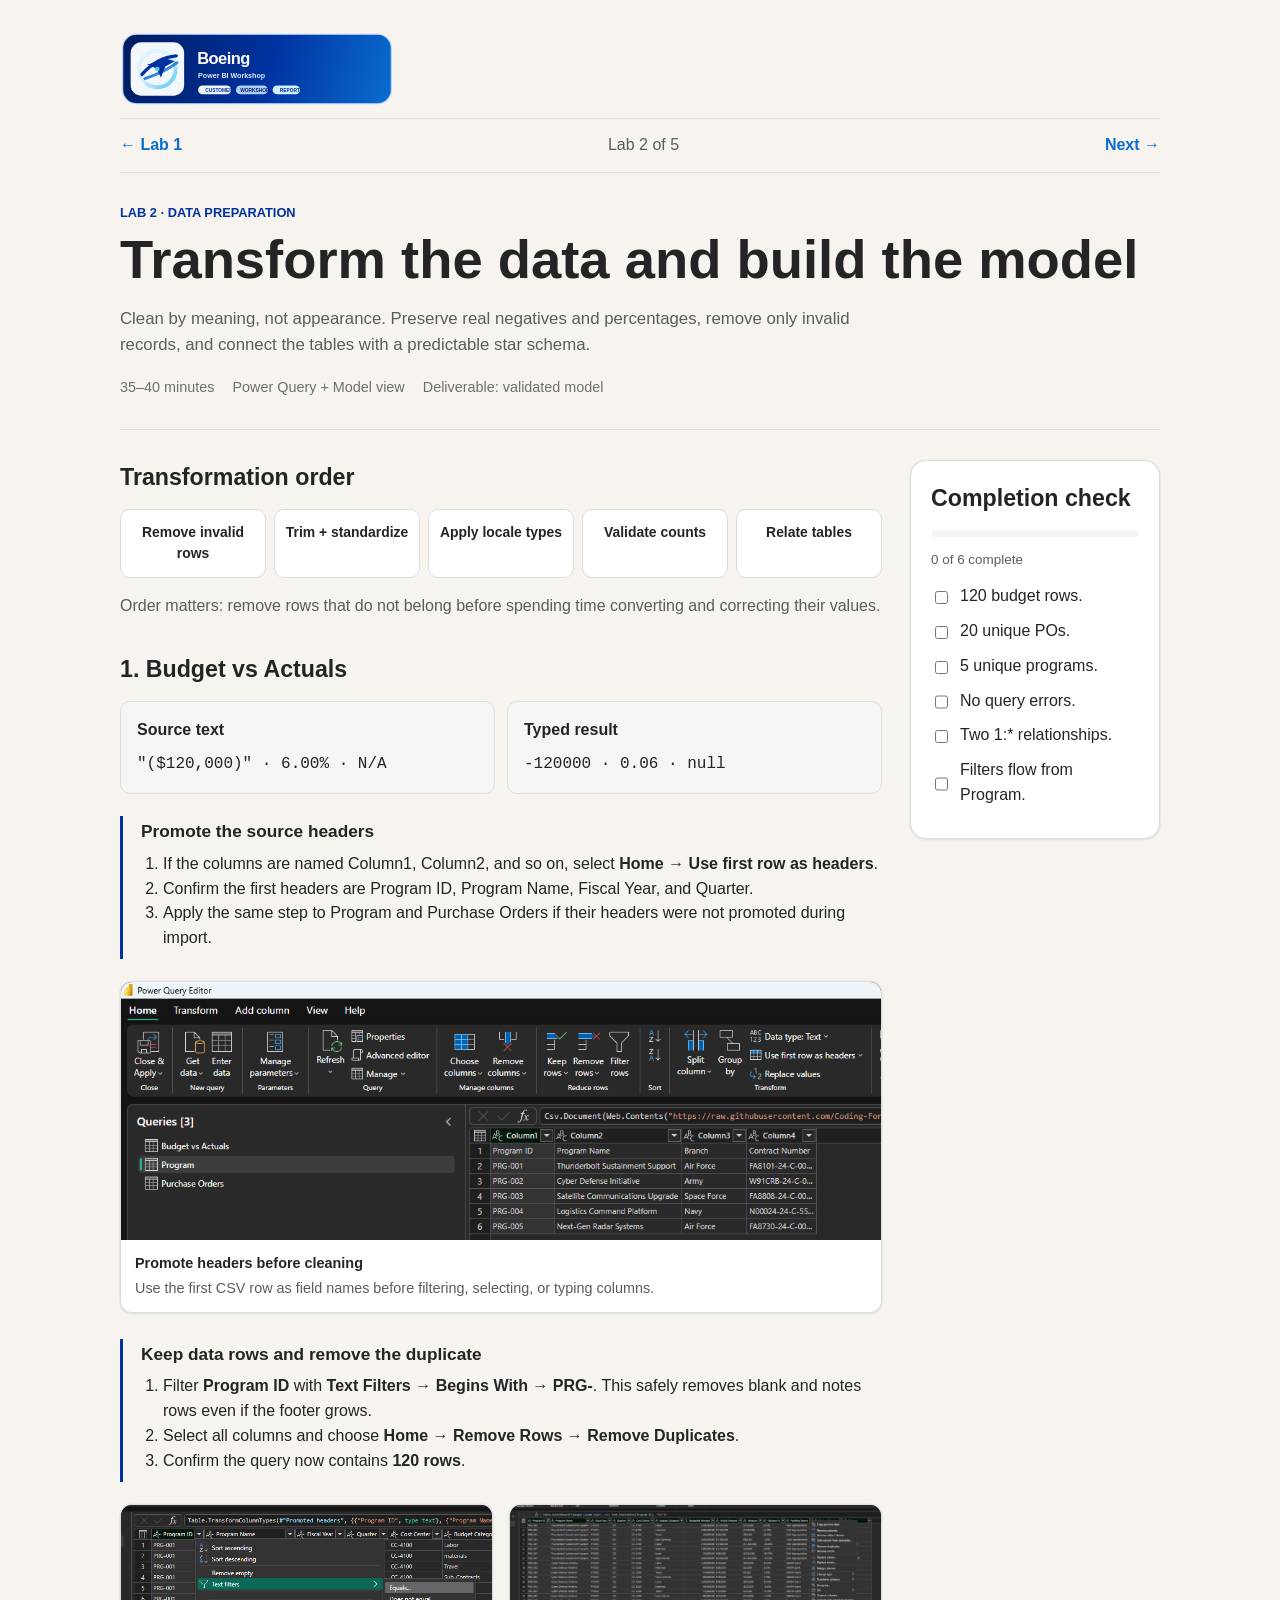
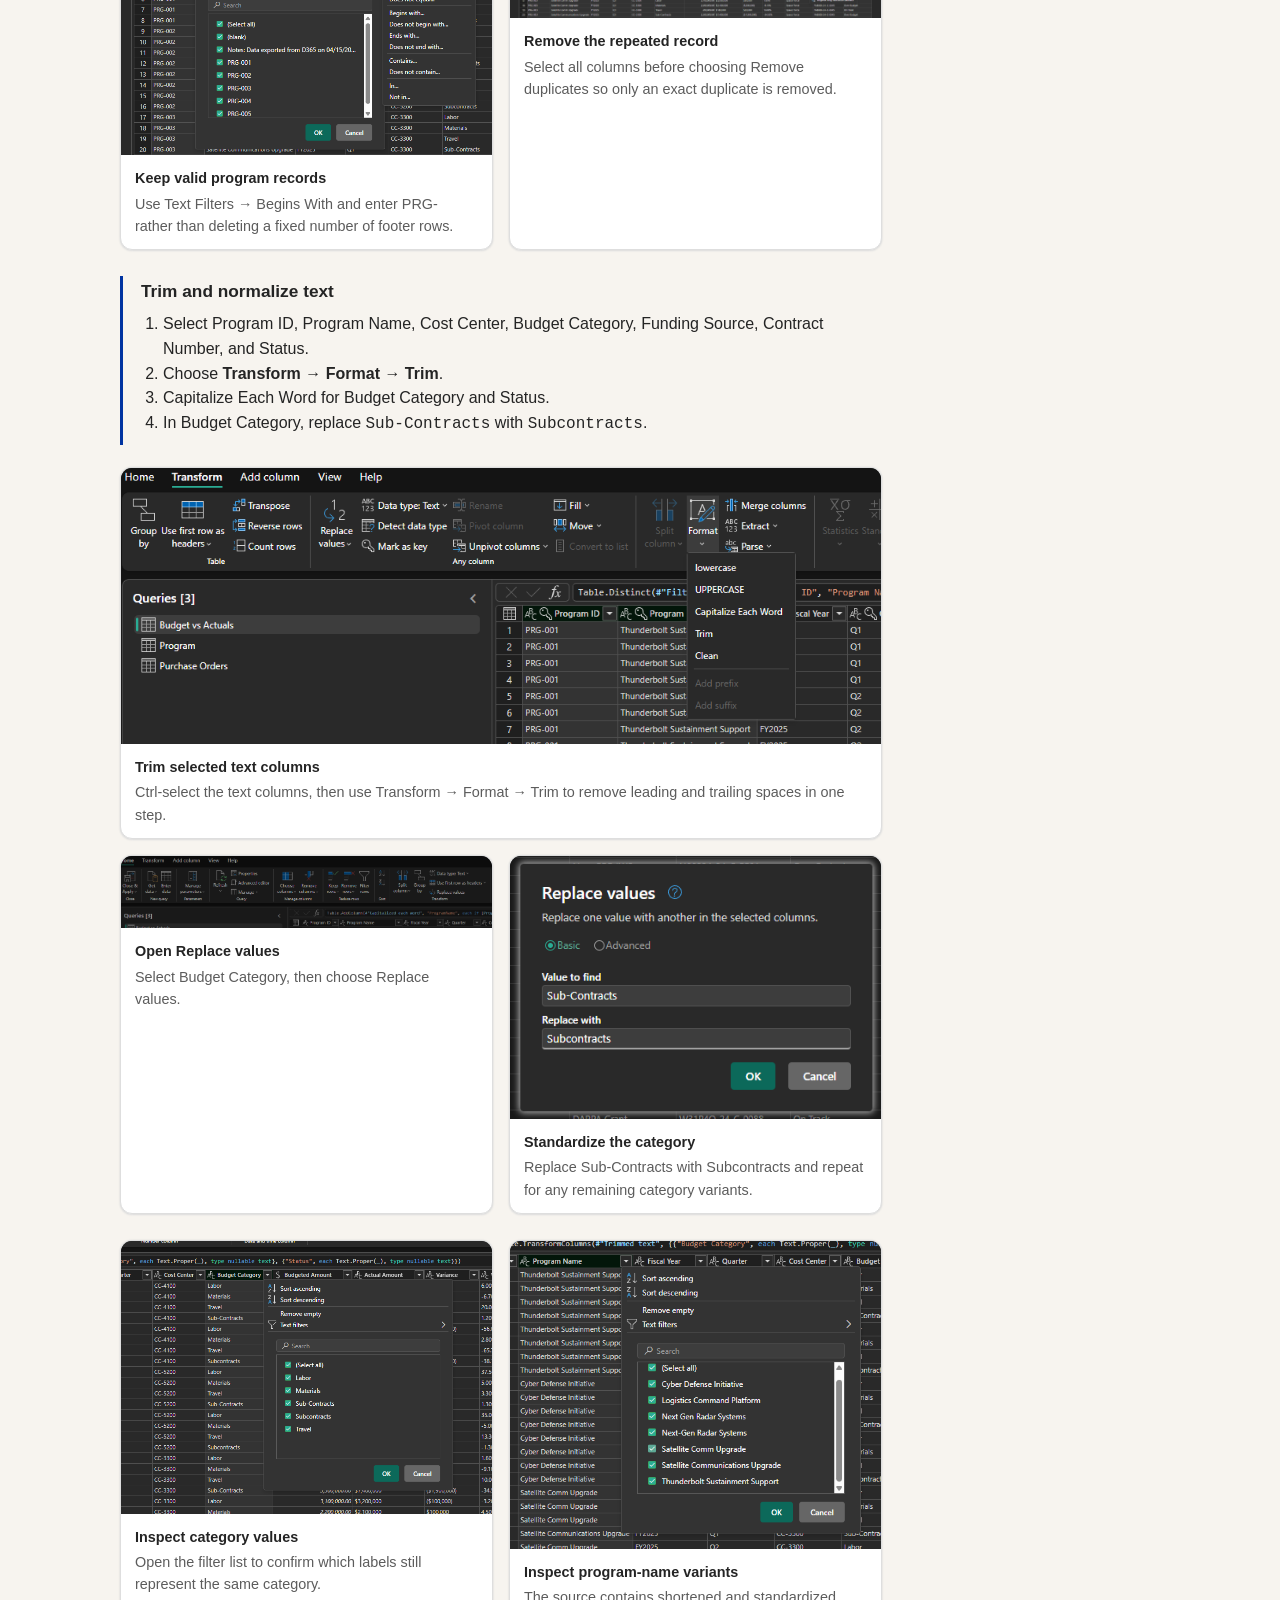
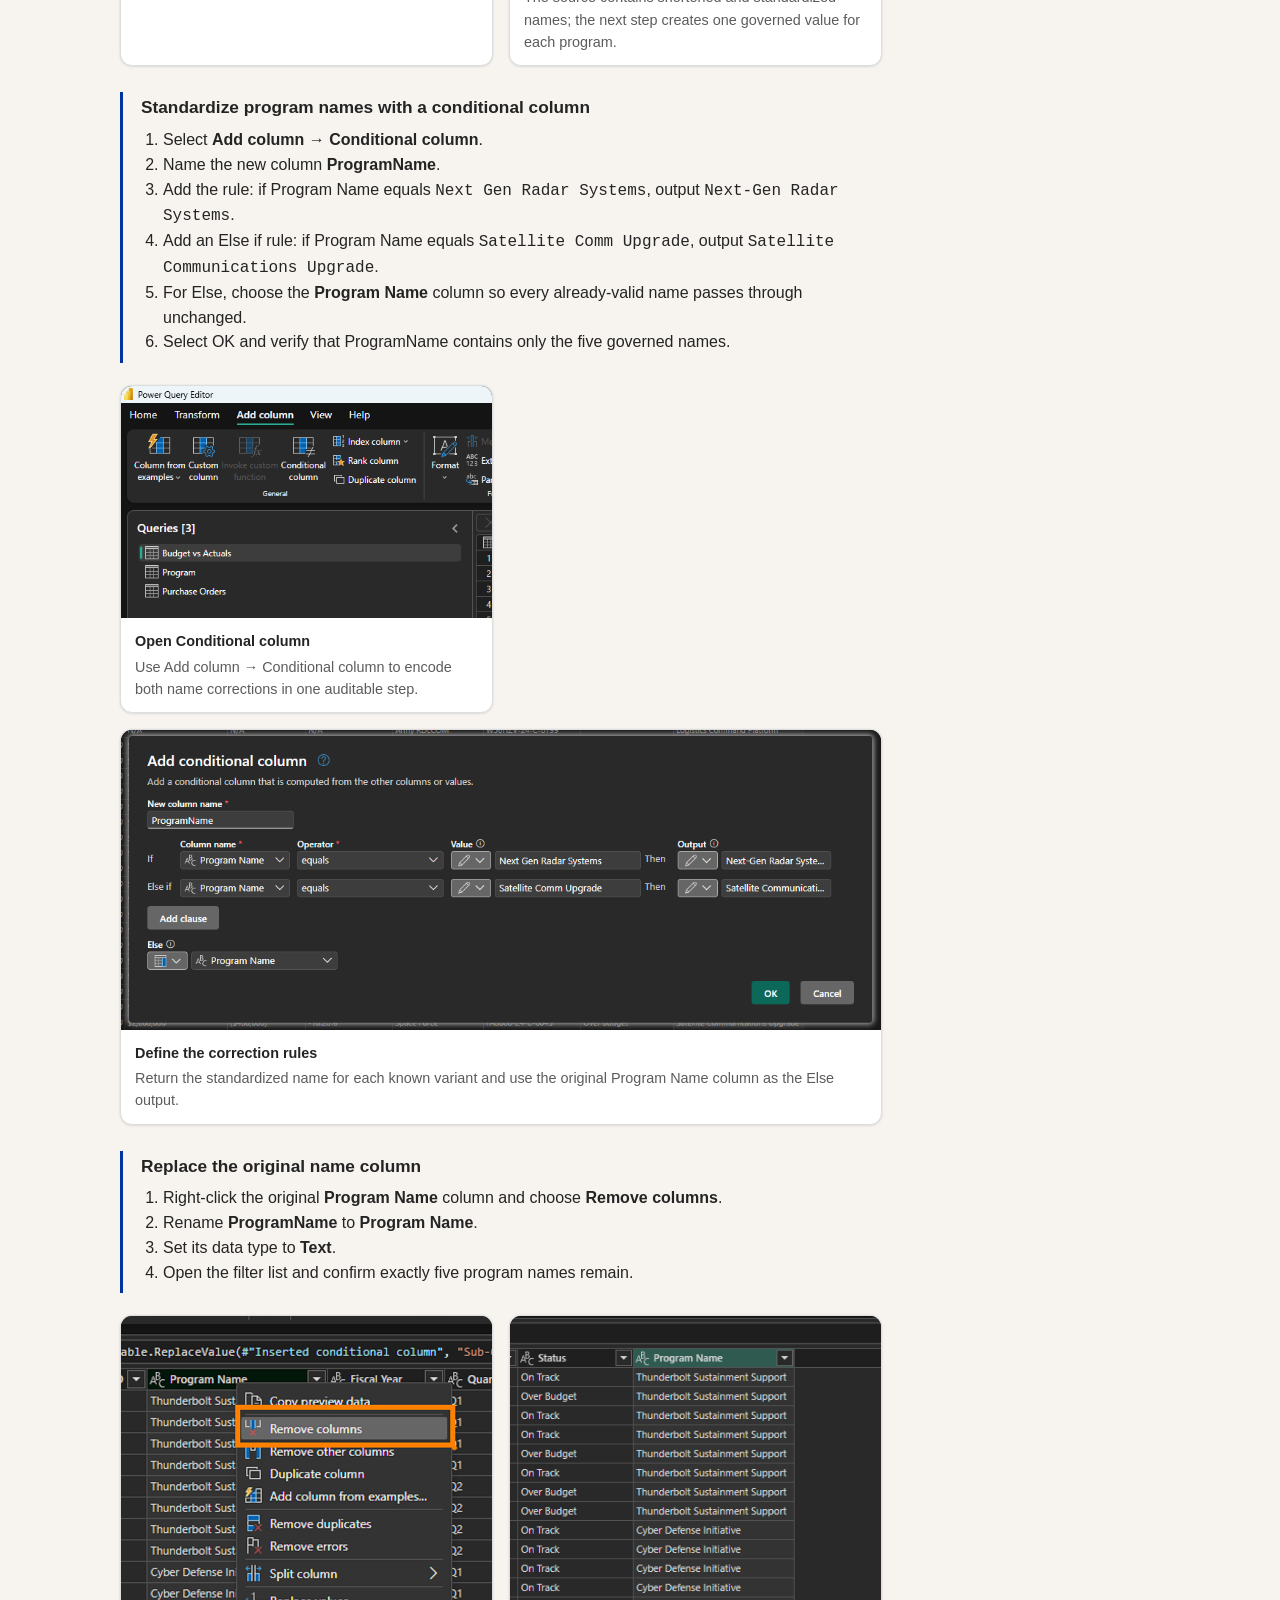
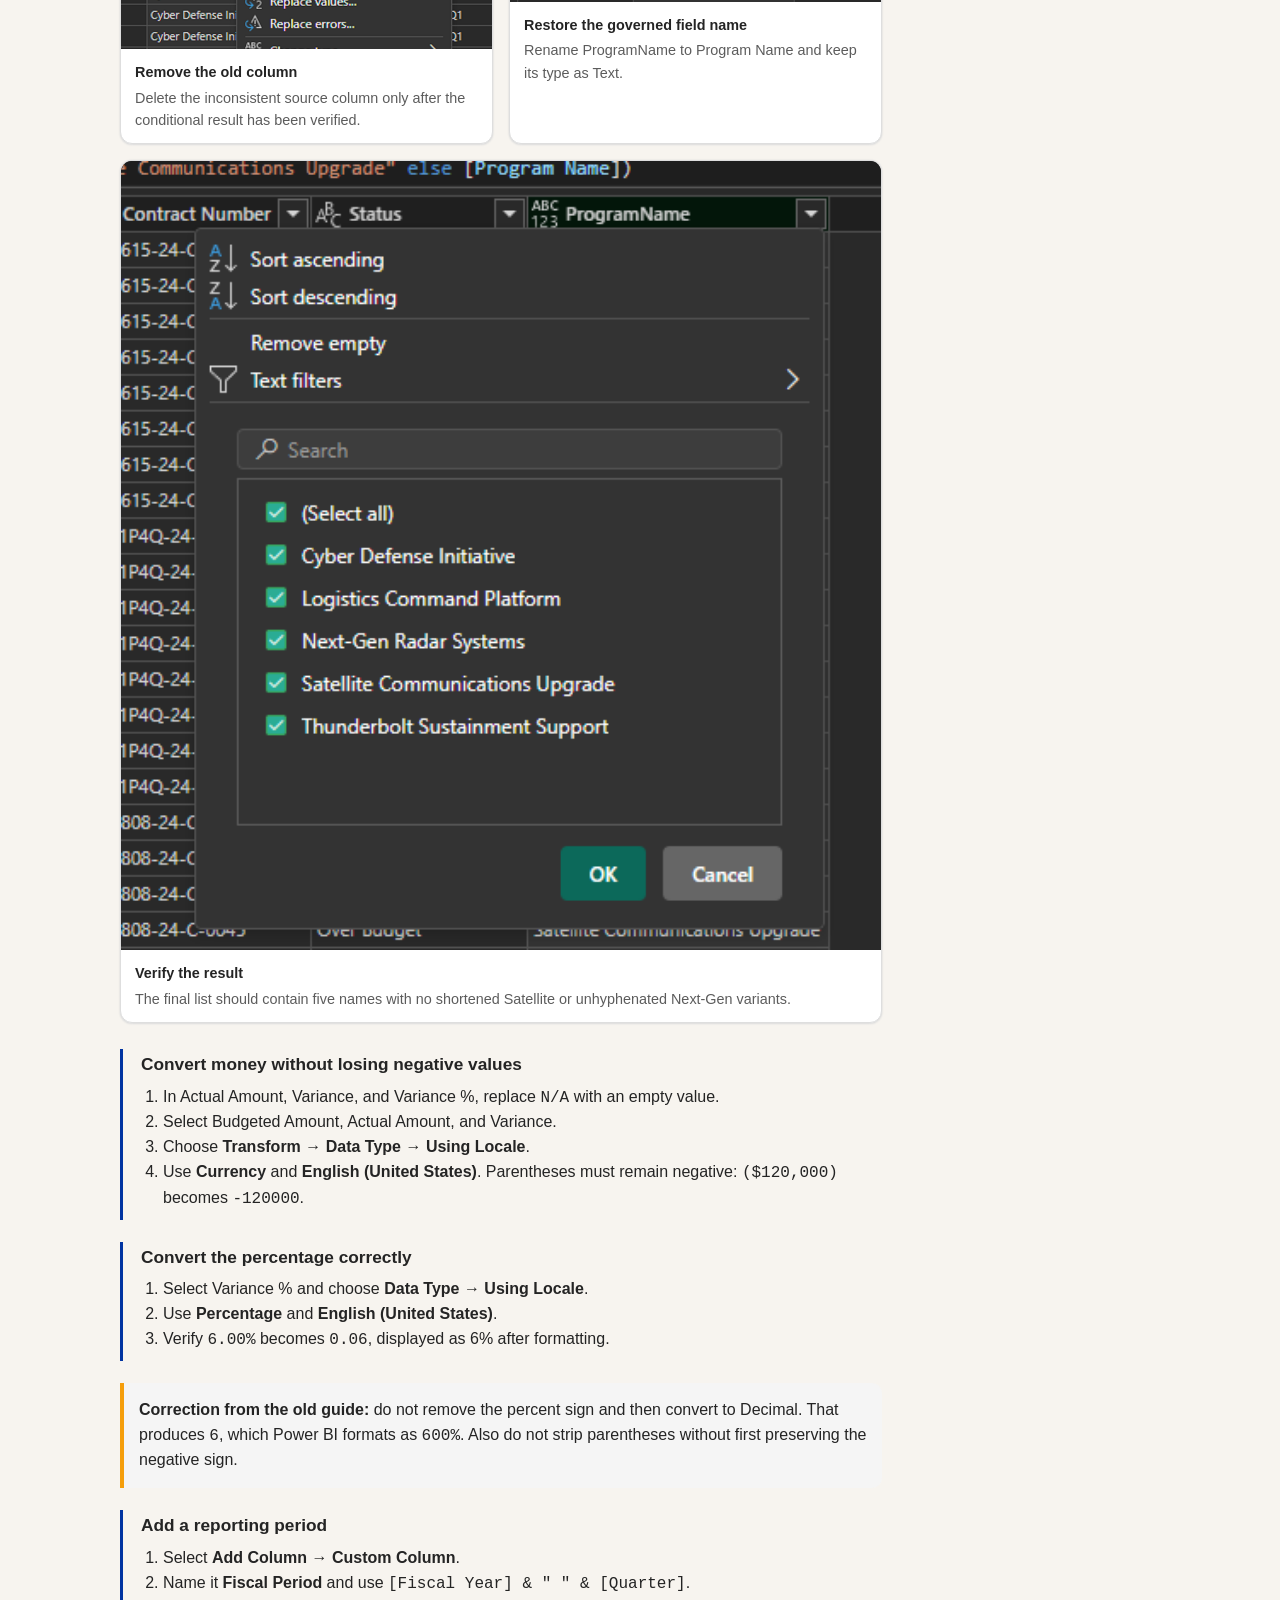
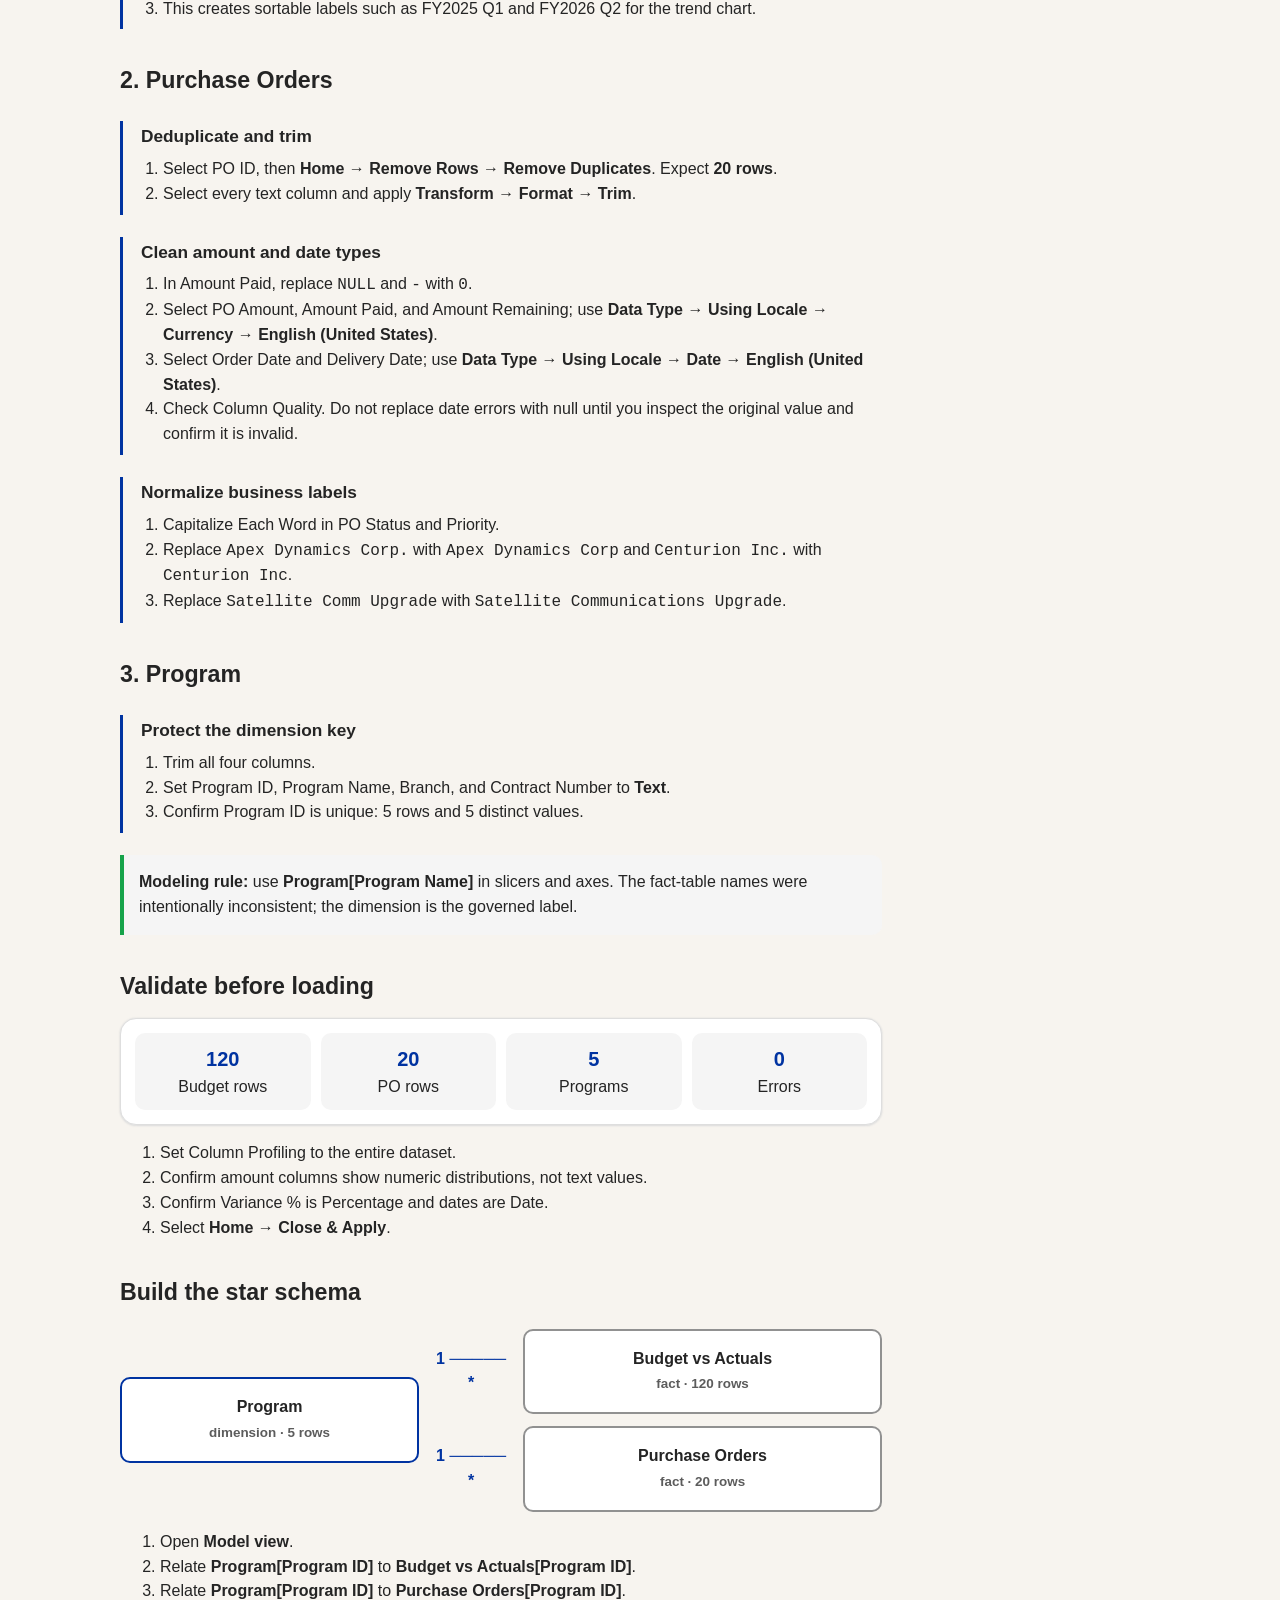
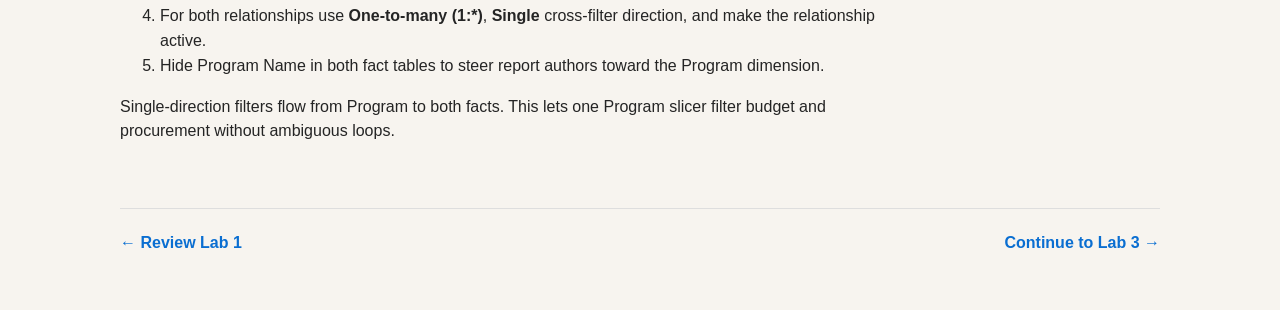
<file: Student/Labs/Web/02-transform-model.html>
<!doctype html>
<html lang="en"><head><meta charset="utf-8"><meta name="viewport" content="width=device-width,initial-scale=1"><title>Lab 2 · Transform and Model</title>
<link rel="stylesheet" href="styles/manual-print.css" media="print">
<script>(()=>{const param=new URLSearchParams(window.location.search).get("clawpilotTheme");const theme=param||(window.matchMedia("(prefers-color-scheme: dark)").matches?"dark":"light");document.documentElement.setAttribute("data-theme",theme);})();</script>
<script src="scripts/delivery-brand.js" defer></script>
<style>
:root{color-scheme:light;--cp-bg:#f7f4ef;--cp-bg-elevated:#fcfbf8;--cp-surface:#ffffff;--cp-surface-soft:#f5f5f5;--cp-border:#dedede;--cp-border-strong:#919191;--cp-text:#242424;--cp-text-muted:#5c5c5c;--cp-text-soft:#6f6f6f;--cp-accent:#b11f4b;--cp-accent-hover:#9a1a41;--cp-accent-soft:rgba(177,31,75,.08);--cp-accent-fg:#ffffff;--cp-success:#16a34a;--cp-danger:#dc2626;--cp-warning:#f59e0b;--cp-link:#0078d4;--cp-shadow:0 18px 48px rgba(0,0,0,.12);--cp-overlay:rgba(255,255,255,.8);--cp-panel:rgba(255,255,255,.86);--cp-panel-strong:rgba(255,255,255,.96);--cp-sheen:rgba(255,255,255,.55);--cp-highlight:rgba(177,31,75,.12)}html[data-theme="dark"]{color-scheme:dark;--cp-bg:#3d3b3a;--cp-bg-elevated:#343231;--cp-surface:#292929;--cp-surface-soft:#2e2e2e;--cp-border:#474747;--cp-border-strong:#5f5f5f;--cp-text:#dedede;--cp-text-muted:#919191;--cp-text-soft:#b0b0b0;--cp-accent:#fd8ea1;--cp-accent-hover:#fb7b91;--cp-accent-soft:rgba(253,142,161,.14);--cp-accent-fg:#1a1a1a;--cp-success:#4ade80;--cp-danger:#f87171;--cp-warning:#fbbf24;--cp-link:#4da6ff;--cp-shadow:0 18px 48px rgba(0,0,0,.32);--cp-overlay:rgba(41,41,41,.88);--cp-panel:rgba(41,41,41,.72);--cp-panel-strong:rgba(41,41,41,.96);--cp-sheen:rgba(255,255,255,.04);--cp-highlight:rgba(253,142,161,.12)}
*{box-sizing:border-box}body{margin:0;background:var(--cp-bg);color:var(--cp-text);font-family:"Segoe UI",Aptos,Calibri,-apple-system,BlinkMacSystemFont,sans-serif;line-height:1.55}a{color:var(--cp-link)}code,pre{font-family:Consolas,"Courier New",Courier,monospace}.shell{max-width:1080px;margin:auto;padding:20px}.topnav,.bottomnav{display:flex;justify-content:space-between;gap:12px;padding:14px 0}.topnav a,.bottomnav a{text-decoration:none;font-weight:700}.crumb,.muted{color:var(--cp-text-muted)}header{padding:30px 0;border-block:1px solid var(--cp-border)}.eyebrow{color:var(--cp-accent);font-size:.8rem;font-weight:800;text-transform:uppercase}h1{font-size:clamp(2rem,5vw,3.4rem);line-height:1.08;margin:8px 0;letter-spacing:0}.lede{max-width:760px;color:var(--cp-text-muted);font-size:1.05rem}.meta{display:flex;gap:18px;flex-wrap:wrap;margin-top:18px;color:var(--cp-text-soft);font-size:.9rem}main{display:grid;grid-template-columns:minmax(0,1fr) 250px;gap:28px;padding:30px 0}article{min-width:0}aside{position:sticky;top:18px;align-self:start}section{margin-bottom:34px}h2{font-size:1.45rem;margin:0 0 13px;letter-spacing:0}h3{font-size:1.08rem;letter-spacing:0}.panel,.checklist,.checkpoint{background:var(--cp-surface);border:1px solid var(--cp-border);border-radius:16px;padding:20px;box-shadow:0 0 2px var(--cp-border),0 1px 2px var(--cp-border)}.pipeline{display:grid;grid-template-columns:repeat(5,1fr);gap:8px}.pipe{text-align:center;padding:12px 8px;background:var(--cp-surface);border:1px solid var(--cp-border);border-radius:.625rem;font-weight:700;font-size:.87rem}.pipe:not(:last-child)::after{content:"→";color:var(--cp-accent);position:absolute}.task{border-left:3px solid var(--cp-accent);padding:2px 0 2px 18px;margin:22px 0}.task h3{margin:0 0 7px}.task ul,.task ol{margin:6px 0;padding-left:22px}.warning{padding:15px;background:var(--cp-surface-soft);border-left:4px solid var(--cp-warning);border-radius:0 .625rem .625rem 0}.tip{border-left-color:var(--cp-success)}.beforeafter{display:grid;grid-template-columns:1fr 1fr;gap:12px}.sample{padding:16px;border:1px solid var(--cp-border);border-radius:.625rem;background:var(--cp-surface-soft);overflow:auto}.sample strong{display:block;margin-bottom:8px}.sample code{white-space:nowrap}.model{display:grid;grid-template-columns:1fr 80px 1.2fr;grid-template-rows:1fr 1fr;gap:12px;align-items:center;margin:18px 0}.tablebox{padding:16px;border:2px solid var(--cp-border-strong);border-radius:.625rem;background:var(--cp-surface);text-align:center;font-weight:800}.dim{grid-row:1/3;border-color:var(--cp-accent)}.line{text-align:center;color:var(--cp-accent);font-weight:900}.line::before{content:"1  ─────  *"}.checkpoint{display:grid;grid-template-columns:repeat(4,1fr);gap:10px;padding:14px}.stat{text-align:center;padding:11px;background:var(--cp-surface-soft);border-radius:.625rem}.stat b{display:block;font-size:1.25rem;color:var(--cp-accent)}.checklist label{display:flex;gap:9px;margin:10px 0}.checklist input{margin-top:5px;accent-color:var(--cp-accent)}.progress{height:7px;background:var(--cp-surface-soft);border-radius:.625rem;overflow:hidden}.bar{height:100%;width:0;background:var(--cp-accent)}.small{font-size:.84rem;color:var(--cp-text-muted)}.bottomnav{border-top:1px solid var(--cp-border);padding:22px 0 34px}@media(max-width:760px){main{grid-template-columns:1fr}aside{position:static;order:-1}.pipeline,.checkpoint{grid-template-columns:1fr 1fr}.beforeafter{grid-template-columns:1fr}.model{grid-template-columns:1fr;grid-template-rows:auto}.dim{grid-row:auto}.line{transform:rotate(90deg);padding:8px}.shell{padding:16px}}@media print{aside,.topnav,.bottomnav{display:none}main{display:block}.panel,.checkpoint{box-shadow:none;break-inside:avoid}}
.pipe:not(:last-child)::after{display:none}
</style>
<style>
.visual-guide{display:grid;grid-template-columns:repeat(2,minmax(0,1fr));gap:16px;margin:18px 0 26px}.visual-guide.one{grid-template-columns:minmax(0,1fr)}.shot{margin:0;min-width:0;background:var(--cp-surface);border:1px solid var(--cp-border);border-radius:12px;overflow:hidden;box-shadow:0 0 2px var(--cp-border),0 1px 2px var(--cp-border)}.shot.wide{grid-column:1/-1}.shot img{display:block;width:100%;height:auto;object-fit:contain;background:#242424}.shot figcaption{padding:12px 14px;color:var(--cp-text-muted);font-size:.9rem}.shot figcaption strong{display:block;color:var(--cp-text);margin-bottom:3px}@media(max-width:760px){.visual-guide{grid-template-columns:1fr}.shot.wide{grid-column:auto}}
</style></head><body><div class="shell"><nav class="topnav"><a href="01-connect.html">← Lab 1</a><span class="crumb">Lab 2 of 5</span><a href="03-build-report.html">Next →</a></nav>
<header><div class="eyebrow">Lab 2 · Data preparation</div><h1>Transform the data and build the model</h1><p class="lede">Clean by meaning, not appearance. Preserve real negatives and percentages, remove only invalid records, and connect the tables with a predictable star schema.</p><div class="meta"><span>35–40 minutes</span><span>Power Query + Model view</span><span>Deliverable: validated model</span></div></header>
<main><article>
<section><h2>Transformation order</h2><div class="pipeline" aria-label="Transformation pipeline illustration"><div class="pipe">Remove invalid rows</div><div class="pipe">Trim + standardize</div><div class="pipe">Apply locale types</div><div class="pipe">Validate counts</div><div class="pipe">Relate tables</div></div><p class="muted">Order matters: remove rows that do not belong before spending time converting and correcting their values.</p></section>
<section><h2>1. Budget vs Actuals</h2><div class="beforeafter"><div class="sample"><strong>Source text</strong><code>"($120,000)" · 6.00% · N/A</code></div><div class="sample"><strong>Typed result</strong><code>-120000 · 0.06 · null</code></div></div>
<div class="task"><h3>Promote the source headers</h3><ol><li>If the columns are named Column1, Column2, and so on, select <b>Home → Use first row as headers</b>.</li><li>Confirm the first headers are Program ID, Program Name, Fiscal Year, and Quarter.</li><li>Apply the same step to Program and Purchase Orders if their headers were not promoted during import.</li></ol></div>
<div class="visual-guide one"><figure class="shot"><img src="../Images/UseFirstRowAsHeader.png" alt="Power Query Editor showing generic Column1 through Column4 headers and the Use first row as headers command"><figcaption><strong>Promote headers before cleaning</strong>Use the first CSV row as field names before filtering, selecting, or typing columns.</figcaption></figure></div>
<div class="task"><h3>Keep data rows and remove the duplicate</h3><ol><li>Filter <b>Program ID</b> with <b>Text Filters → Begins With → PRG-</b>. This safely removes blank and notes rows even if the footer grows.</li><li>Select all columns and choose <b>Home → Remove Rows → Remove Duplicates</b>.</li><li>Confirm the query now contains <b>120 rows</b>.</li></ol></div>
<div class="visual-guide"><figure class="shot"><img src="../Images/TextFilters.png" alt="Program ID filter menu with Text filters and Begins with available"><figcaption><strong>Keep valid program records</strong>Use Text Filters → Begins With and enter PRG- rather than deleting a fixed number of footer rows.</figcaption></figure><figure class="shot"><img src="../Images/RemoveDuplicates.png" alt="Power Query column context menu with Remove duplicates highlighted"><figcaption><strong>Remove the repeated record</strong>Select all columns before choosing Remove duplicates so only an exact duplicate is removed.</figcaption></figure></div>
<div class="task"><h3>Trim and normalize text</h3><ol><li>Select Program ID, Program Name, Cost Center, Budget Category, Funding Source, Contract Number, and Status.</li><li>Choose <b>Transform → Format → Trim</b>.</li><li>Capitalize Each Word for Budget Category and Status.</li><li>In Budget Category, replace <code>Sub-Contracts</code> with <code>Subcontracts</code>.</li></ol></div>
<div class="visual-guide"><figure class="shot wide"><img src="../Images/HowToTrimColumns.png" alt="Power Query Transform tab with the Format menu open and Trim available"><figcaption><strong>Trim selected text columns</strong>Ctrl-select the text columns, then use Transform → Format → Trim to remove leading and trailing spaces in one step.</figcaption></figure><figure class="shot"><img src="../Images/ReplaceValue.png" alt="Power Query Home tab showing the Replace values command"><figcaption><strong>Open Replace values</strong>Select Budget Category, then choose Replace values.</figcaption></figure><figure class="shot"><img src="../Images/ReplaceWith.png" alt="Replace values dialog changing Sub-Contracts to Subcontracts"><figcaption><strong>Standardize the category</strong>Replace Sub-Contracts with Subcontracts and repeat for any remaining category variants.</figcaption></figure></div>
<div class="visual-guide"><figure class="shot"><img src="../Images/LoadMore.png" alt="Budget Category filter showing both Sub-Contracts and Subcontracts values"><figcaption><strong>Inspect category values</strong>Open the filter list to confirm which labels still represent the same category.</figcaption></figure><figure class="shot"><img src="../Images/LoadMore_Part2.png" alt="Program Name filter showing shortened and standardized program-name variants"><figcaption><strong>Inspect program-name variants</strong>The source contains shortened and standardized names; the next step creates one governed value for each program.</figcaption></figure></div>
<div class="task"><h3>Standardize program names with a conditional column</h3><ol><li>Select <b>Add column → Conditional column</b>.</li><li>Name the new column <b>ProgramName</b>.</li><li>Add the rule: if Program Name equals <code>Next Gen Radar Systems</code>, output <code>Next-Gen Radar Systems</code>.</li><li>Add an Else if rule: if Program Name equals <code>Satellite Comm Upgrade</code>, output <code>Satellite Communications Upgrade</code>.</li><li>For Else, choose the <b>Program Name</b> column so every already-valid name passes through unchanged.</li><li>Select OK and verify that ProgramName contains only the five governed names.</li></ol></div>
<div class="visual-guide"><figure class="shot"><img src="../Images/ConditionalColumns.png" alt="Power Query Add column tab with Conditional column available"><figcaption><strong>Open Conditional column</strong>Use Add column → Conditional column to encode both name corrections in one auditable step.</figcaption></figure><figure class="shot wide"><img src="../Images/ConditionalStatement.png" alt="Add conditional column dialog with rules for Next Gen Radar Systems and Satellite Comm Upgrade"><figcaption><strong>Define the correction rules</strong>Return the standardized name for each known variant and use the original Program Name column as the Else output.</figcaption></figure></div>
<div class="task"><h3>Replace the original name column</h3><ol><li>Right-click the original <b>Program Name</b> column and choose <b>Remove columns</b>.</li><li>Rename <b>ProgramName</b> to <b>Program Name</b>.</li><li>Set its data type to <b>Text</b>.</li><li>Open the filter list and confirm exactly five program names remain.</li></ol></div>
<div class="visual-guide"><figure class="shot"><img src="../Images/RemoveColumn.png" alt="Power Query column context menu with Remove columns highlighted"><figcaption><strong>Remove the old column</strong>Delete the inconsistent source column only after the conditional result has been verified.</figcaption></figure><figure class="shot"><img src="../Images/RenameColumn_ChangeType.png" alt="Corrected Program Name column in Power Query with a text data type icon"><figcaption><strong>Restore the governed field name</strong>Rename ProgramName to Program Name and keep its type as Text.</figcaption></figure><figure class="shot wide"><img src="../Images/ConditioalColumn_Verified.png" alt="Corrected ProgramName filter containing five standardized program names"><figcaption><strong>Verify the result</strong>The final list should contain five names with no shortened Satellite or unhyphenated Next-Gen variants.</figcaption></figure></div>
<div class="task"><h3>Convert money without losing negative values</h3><ol><li>In Actual Amount, Variance, and Variance %, replace <code>N/A</code> with an empty value.</li><li>Select Budgeted Amount, Actual Amount, and Variance.</li><li>Choose <b>Transform → Data Type → Using Locale</b>.</li><li>Use <b>Currency</b> and <b>English (United States)</b>. Parentheses must remain negative: <code>($120,000)</code> becomes <code>-120000</code>.</li></ol></div>
<div class="task"><h3>Convert the percentage correctly</h3><ol><li>Select Variance % and choose <b>Data Type → Using Locale</b>.</li><li>Use <b>Percentage</b> and <b>English (United States)</b>.</li><li>Verify <code>6.00%</code> becomes <code>0.06</code>, displayed as 6% after formatting.</li></ol></div>
<div class="warning"><strong>Correction from the old guide:</strong> do not remove the percent sign and then convert to Decimal. That produces <code>6</code>, which Power BI formats as <code>600%</code>. Also do not strip parentheses without first preserving the negative sign.</div>
<div class="task"><h3>Add a reporting period</h3><ol><li>Select <b>Add Column → Custom Column</b>.</li><li>Name it <b>Fiscal Period</b> and use <code>[Fiscal Year] &amp; " " &amp; [Quarter]</code>.</li><li>This creates sortable labels such as FY2025 Q1 and FY2026 Q2 for the trend chart.</li></ol></div></section>
<section><h2>2. Purchase Orders</h2>
<div class="task"><h3>Deduplicate and trim</h3><ol><li>Select PO ID, then <b>Home → Remove Rows → Remove Duplicates</b>. Expect <b>20 rows</b>.</li><li>Select every text column and apply <b>Transform → Format → Trim</b>.</li></ol></div>
<div class="task"><h3>Clean amount and date types</h3><ol><li>In Amount Paid, replace <code>NULL</code> and <code>-</code> with <code>0</code>.</li><li>Select PO Amount, Amount Paid, and Amount Remaining; use <b>Data Type → Using Locale → Currency → English (United States)</b>.</li><li>Select Order Date and Delivery Date; use <b>Data Type → Using Locale → Date → English (United States)</b>.</li><li>Check Column Quality. Do not replace date errors with null until you inspect the original value and confirm it is invalid.</li></ol></div>
<div class="task"><h3>Normalize business labels</h3><ol><li>Capitalize Each Word in PO Status and Priority.</li><li>Replace <code>Apex Dynamics Corp.</code> with <code>Apex Dynamics Corp</code> and <code>Centurion Inc.</code> with <code>Centurion Inc</code>.</li><li>Replace <code>Satellite Comm Upgrade</code> with <code>Satellite Communications Upgrade</code>.</li></ol></div></section>
<section><h2>3. Program</h2><div class="task"><h3>Protect the dimension key</h3><ol><li>Trim all four columns.</li><li>Set Program ID, Program Name, Branch, and Contract Number to <b>Text</b>.</li><li>Confirm Program ID is unique: 5 rows and 5 distinct values.</li></ol></div><div class="warning tip"><strong>Modeling rule:</strong> use <b>Program[Program Name]</b> in slicers and axes. The fact-table names were intentionally inconsistent; the dimension is the governed label.</div></section>
<section><h2>Validate before loading</h2><div class="checkpoint"><div class="stat"><b>120</b>Budget rows</div><div class="stat"><b>20</b>PO rows</div><div class="stat"><b>5</b>Programs</div><div class="stat"><b>0</b>Errors</div></div><ol><li>Set Column Profiling to the entire dataset.</li><li>Confirm amount columns show numeric distributions, not text values.</li><li>Confirm Variance % is Percentage and dates are Date.</li><li>Select <b>Home → Close & Apply</b>.</li></ol></section>
<section><h2>Build the star schema</h2><div class="model" aria-label="Star schema relationship illustration"><div class="tablebox dim">Program<br><span class="small">dimension · 5 rows</span></div><div class="line"></div><div class="tablebox">Budget vs Actuals<br><span class="small">fact · 120 rows</span></div><div class="line"></div><div class="tablebox">Purchase Orders<br><span class="small">fact · 20 rows</span></div></div><ol><li>Open <b>Model view</b>.</li><li>Relate <b>Program[Program ID]</b> to <b>Budget vs Actuals[Program ID]</b>.</li><li>Relate <b>Program[Program ID]</b> to <b>Purchase Orders[Program ID]</b>.</li><li>For both relationships use <b>One-to-many (1:*)</b>, <b>Single</b> cross-filter direction, and make the relationship active.</li><li>Hide Program Name in both fact tables to steer report authors toward the Program dimension.</li></ol><p>Single-direction filters flow from Program to both facts. This lets one Program slicer filter budget and procurement without ambiguous loops.</p></section>
</article><aside><div class="checklist" data-progress="lab2"><h2>Completion check</h2><div class="progress"><div class="bar"></div></div><p class="small"><span class="count">0</span> of 6 complete</p><label><input type="checkbox">120 budget rows.</label><label><input type="checkbox">20 unique POs.</label><label><input type="checkbox">5 unique programs.</label><label><input type="checkbox">No query errors.</label><label><input type="checkbox">Two 1:* relationships.</label><label><input type="checkbox">Filters flow from Program.</label></div></aside></main>
<nav class="bottomnav"><a href="01-connect.html">← Review Lab 1</a><a href="03-build-report.html">Continue to Lab 3 →</a></nav></div>
<script>document.querySelectorAll('[data-progress]').forEach(box=>{const key=box.dataset.progress,checks=[...box.querySelectorAll('input')];let saved=[];try{saved=JSON.parse(localStorage.getItem(key)||'[]')}catch{}checks.forEach((c,i)=>{c.checked=!!saved[i];c.addEventListener('change',update)});function update(){const s=checks.map(c=>c.checked);localStorage.setItem(key,JSON.stringify(s));const n=s.filter(Boolean).length;box.querySelector('.count').textContent=n;box.querySelector('.bar').style.width=n/checks.length*100+'%'}update()});</script></body></html>
</file>
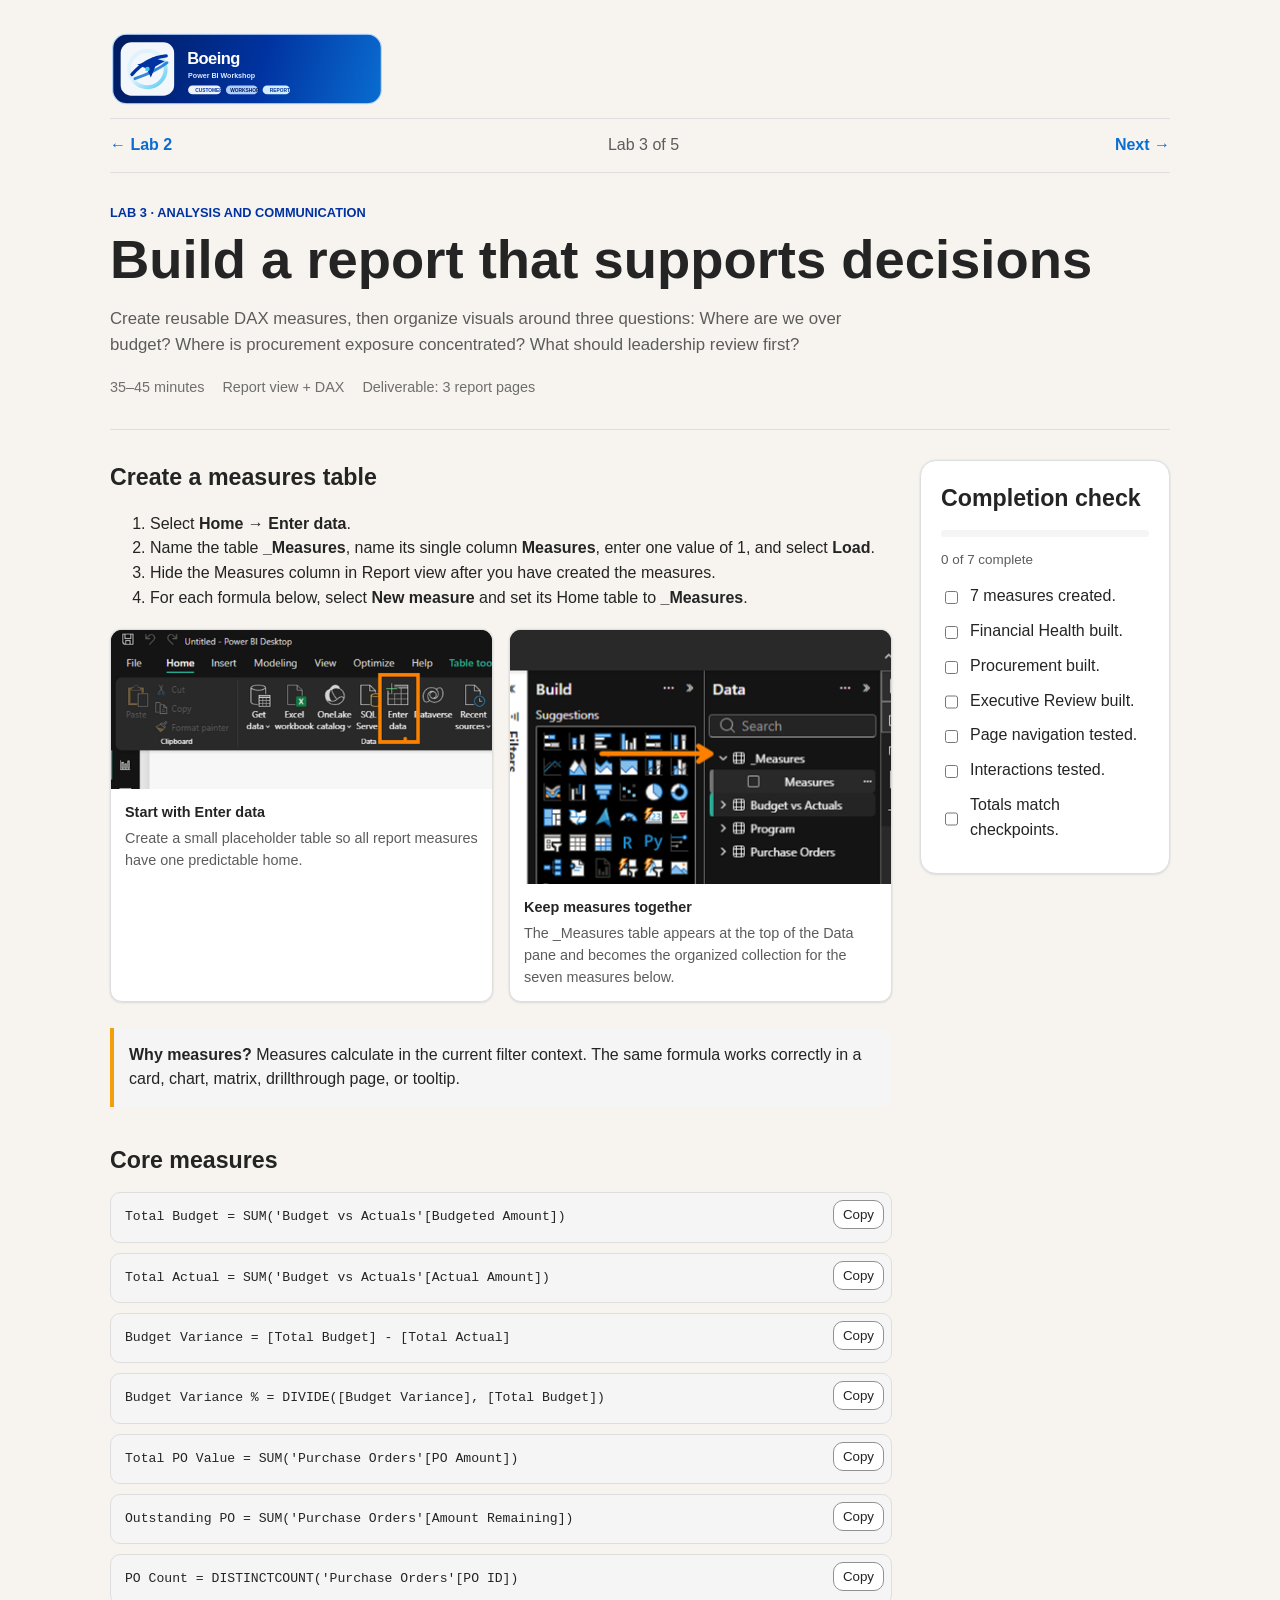
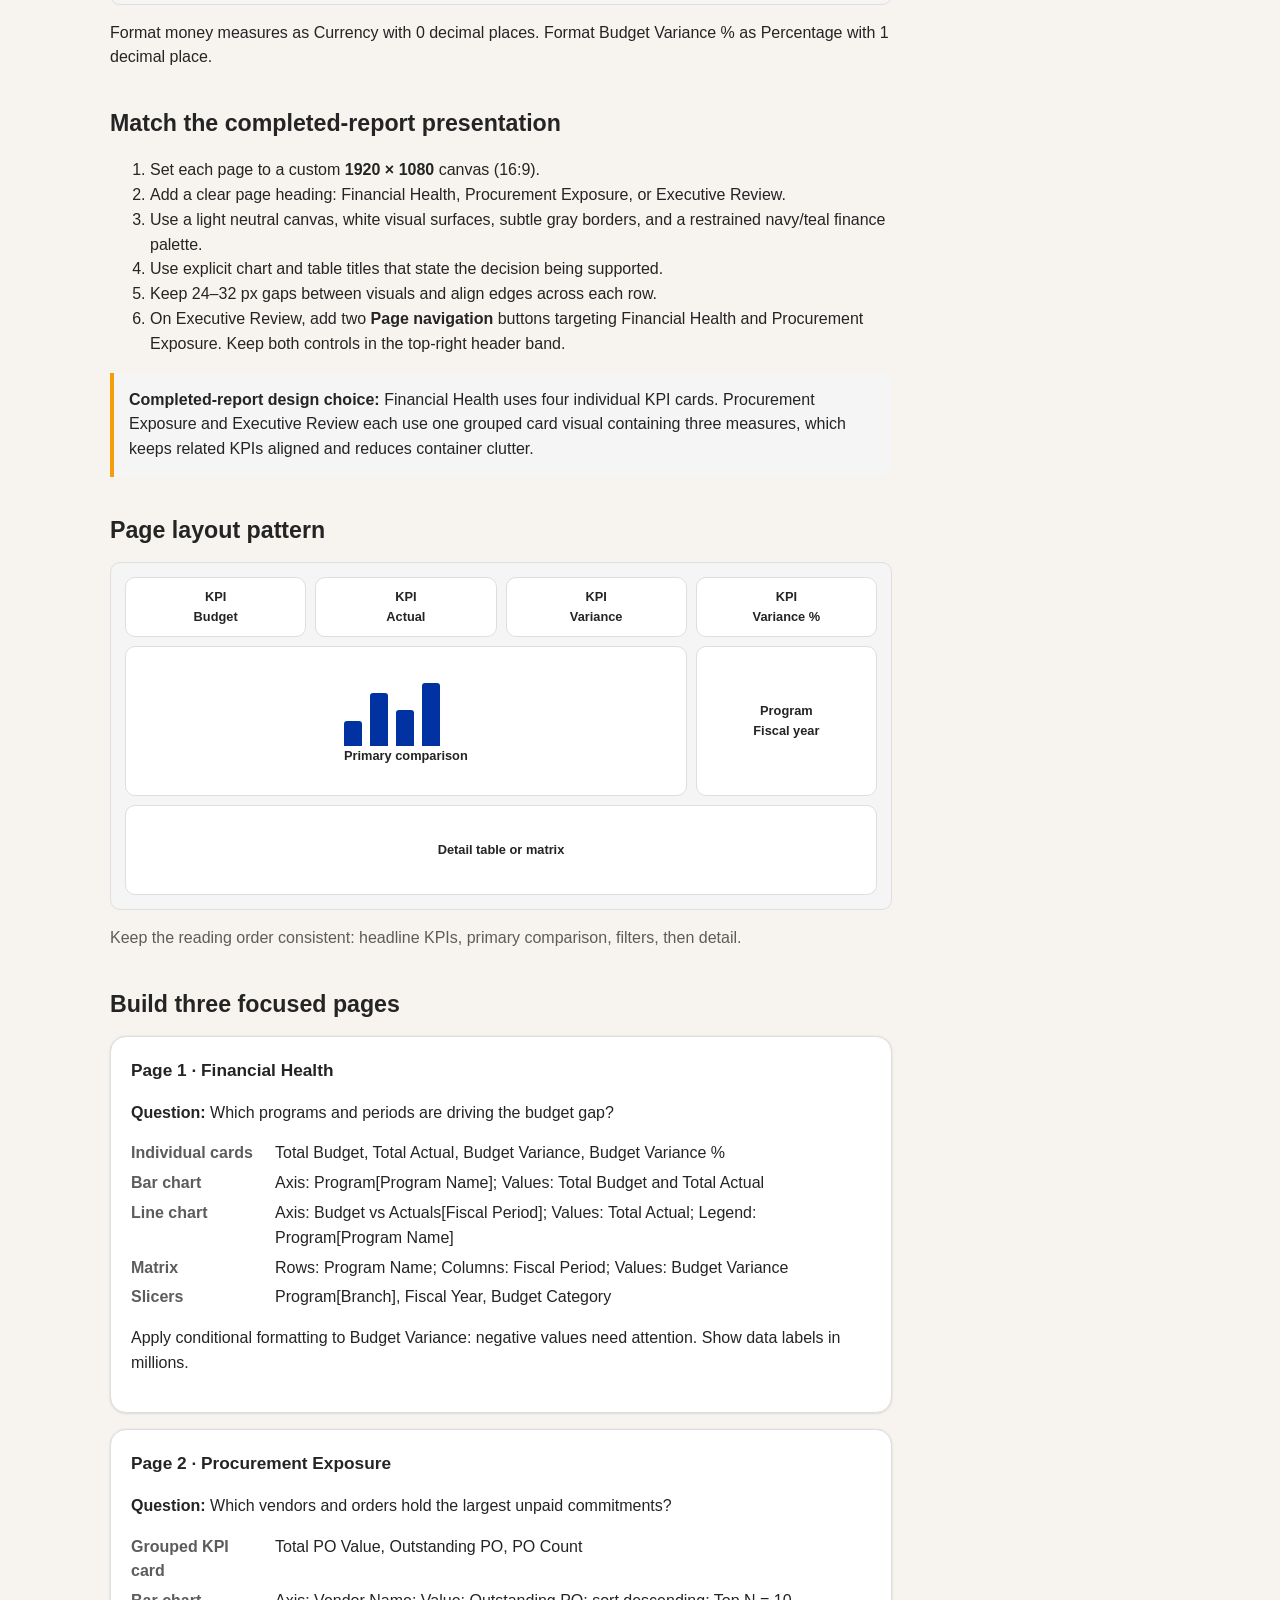
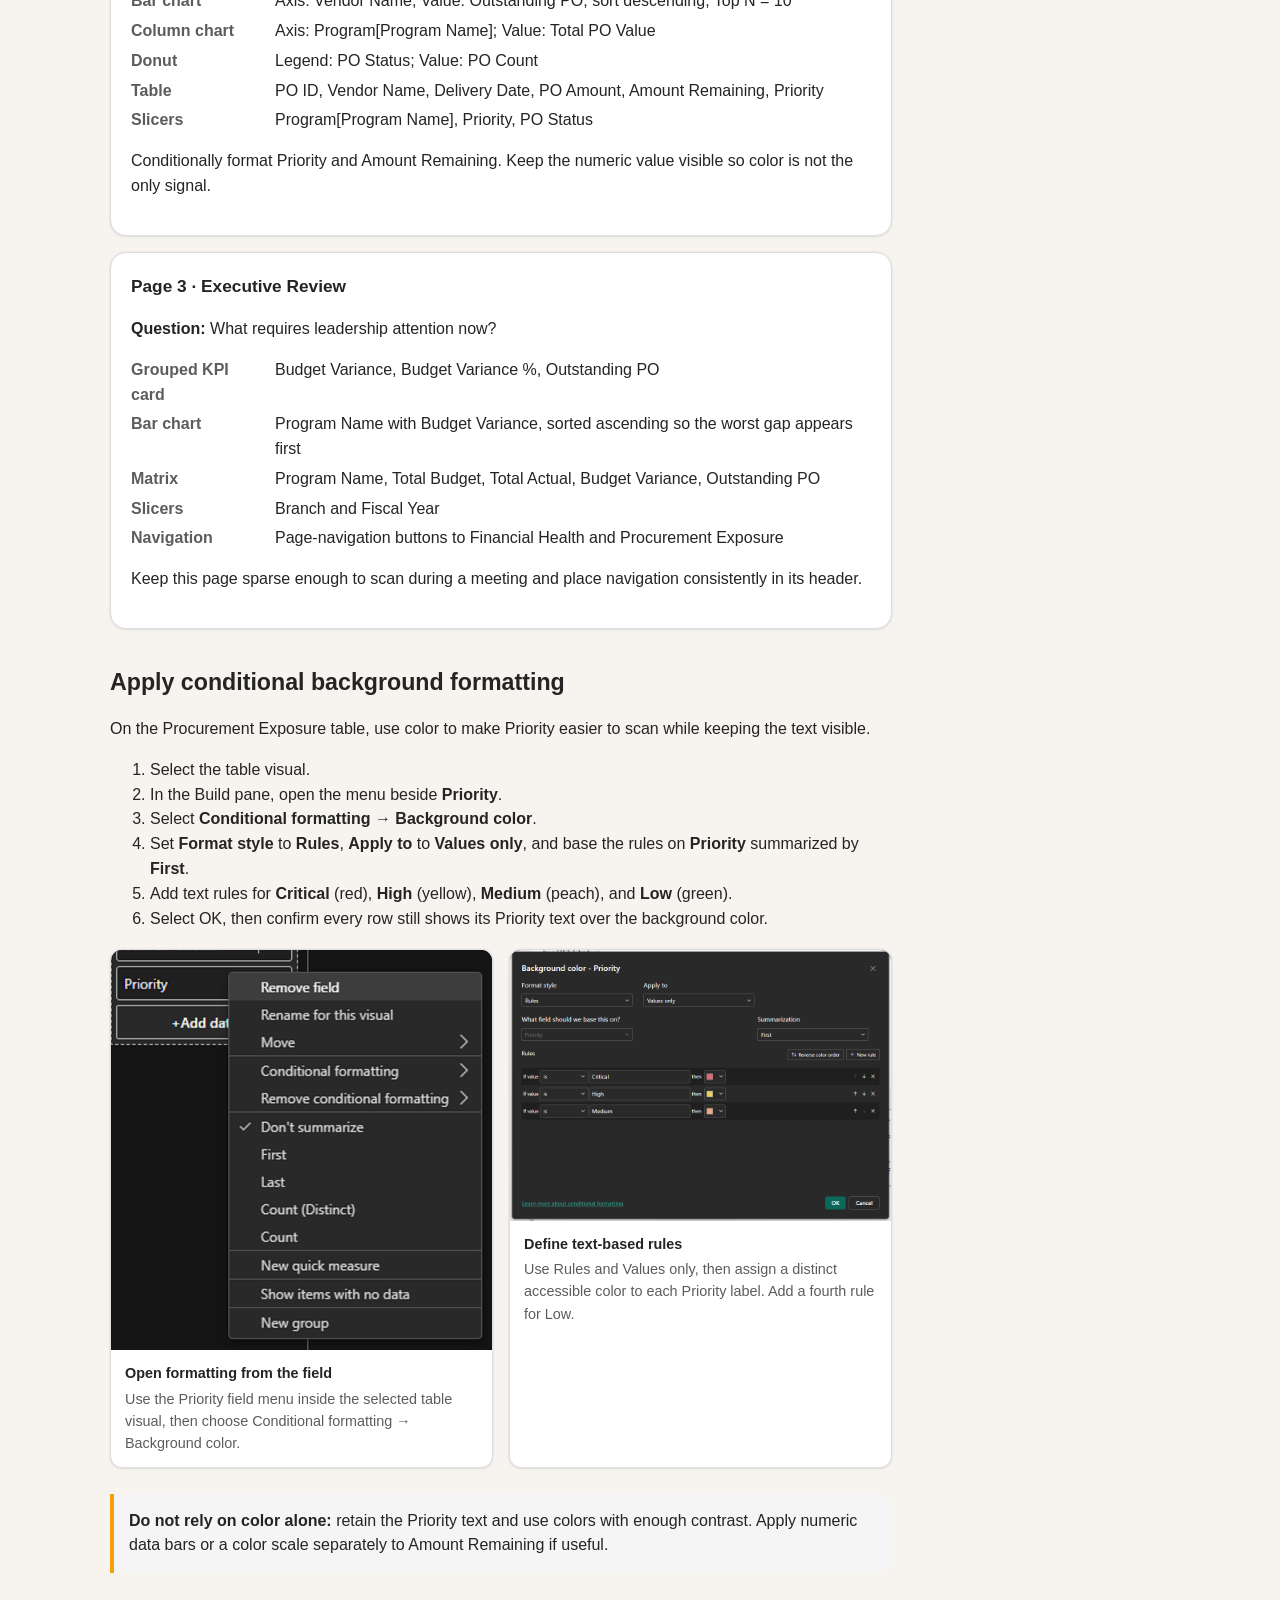
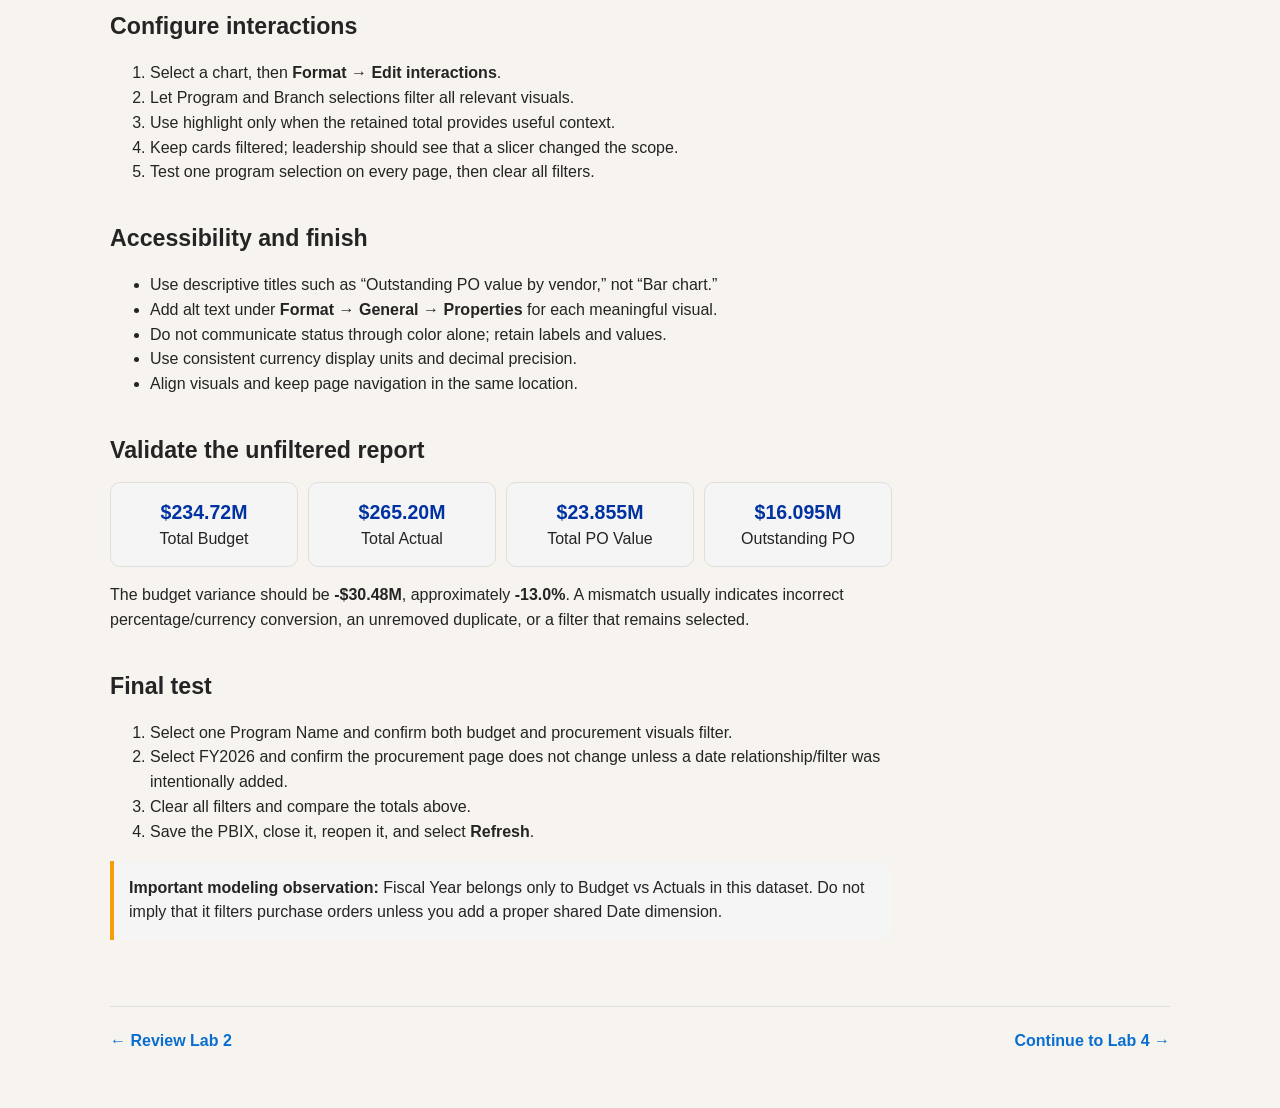
<file: Student/Labs/Web/03-build-report.html>
<!doctype html>
<html lang="en"><head><meta charset="utf-8"><meta name="viewport" content="width=device-width,initial-scale=1"><title>Lab 3 · Build the Power BI Report</title>
<link rel="stylesheet" href="styles/manual-print.css" media="print">
<script>(()=>{const param=new URLSearchParams(window.location.search).get("clawpilotTheme");const theme=param||(window.matchMedia("(prefers-color-scheme: dark)").matches?"dark":"light");document.documentElement.setAttribute("data-theme",theme);})();</script>
<script src="scripts/delivery-brand.js" defer></script>
<style>
:root{color-scheme:light;--cp-bg:#f7f4ef;--cp-bg-elevated:#fcfbf8;--cp-surface:#ffffff;--cp-surface-soft:#f5f5f5;--cp-border:#dedede;--cp-border-strong:#919191;--cp-text:#242424;--cp-text-muted:#5c5c5c;--cp-text-soft:#6f6f6f;--cp-accent:#b11f4b;--cp-accent-hover:#9a1a41;--cp-accent-soft:rgba(177,31,75,.08);--cp-accent-fg:#ffffff;--cp-success:#16a34a;--cp-danger:#dc2626;--cp-warning:#f59e0b;--cp-link:#0078d4;--cp-shadow:0 18px 48px rgba(0,0,0,.12);--cp-overlay:rgba(255,255,255,.8);--cp-panel:rgba(255,255,255,.86);--cp-panel-strong:rgba(255,255,255,.96);--cp-sheen:rgba(255,255,255,.55);--cp-highlight:rgba(177,31,75,.12)}html[data-theme="dark"]{color-scheme:dark;--cp-bg:#3d3b3a;--cp-bg-elevated:#343231;--cp-surface:#292929;--cp-surface-soft:#2e2e2e;--cp-border:#474747;--cp-border-strong:#5f5f5f;--cp-text:#dedede;--cp-text-muted:#919191;--cp-text-soft:#b0b0b0;--cp-accent:#fd8ea1;--cp-accent-hover:#fb7b91;--cp-accent-soft:rgba(253,142,161,.14);--cp-accent-fg:#1a1a1a;--cp-success:#4ade80;--cp-danger:#f87171;--cp-warning:#fbbf24;--cp-link:#4da6ff;--cp-shadow:0 18px 48px rgba(0,0,0,.32);--cp-overlay:rgba(41,41,41,.88);--cp-panel:rgba(41,41,41,.72);--cp-panel-strong:rgba(41,41,41,.96);--cp-sheen:rgba(255,255,255,.04);--cp-highlight:rgba(253,142,161,.12)}
*{box-sizing:border-box}body{margin:0;background:var(--cp-bg);color:var(--cp-text);font-family:"Segoe UI",Aptos,Calibri,-apple-system,BlinkMacSystemFont,sans-serif;line-height:1.55}a{color:var(--cp-link)}code,pre{font-family:Consolas,"Courier New",Courier,monospace}.shell{max-width:1100px;margin:auto;padding:20px}.topnav,.bottomnav{display:flex;justify-content:space-between;gap:12px;padding:14px 0}.topnav a,.bottomnav a{text-decoration:none;font-weight:700}.crumb,.muted{color:var(--cp-text-muted)}header{padding:30px 0;border-block:1px solid var(--cp-border)}.eyebrow{color:var(--cp-accent);font-size:.8rem;font-weight:800;text-transform:uppercase}h1{font-size:clamp(2rem,5vw,3.4rem);line-height:1.08;margin:8px 0;letter-spacing:0}.lede{max-width:780px;color:var(--cp-text-muted);font-size:1.05rem}.meta{display:flex;gap:18px;flex-wrap:wrap;margin-top:18px;color:var(--cp-text-soft);font-size:.9rem}main{display:grid;grid-template-columns:minmax(0,1fr) 250px;gap:28px;padding:30px 0}article{min-width:0}aside{position:sticky;top:18px;align-self:start}section{margin-bottom:36px}h2{font-size:1.45rem;margin:0 0 13px;letter-spacing:0}h3{font-size:1.08rem;letter-spacing:0}.panel,.checklist,.pagecard{background:var(--cp-surface);border:1px solid var(--cp-border);border-radius:16px;padding:20px;box-shadow:0 0 2px var(--cp-border),0 1px 2px var(--cp-border)}.measure{position:relative;margin:10px 0}.measure pre{overflow:auto;margin:0;padding:14px 72px 14px 14px;background:var(--cp-surface-soft);border:1px solid var(--cp-border);border-radius:.625rem;color:var(--cp-text);font-size:.82rem;white-space:pre}.copy{position:absolute;right:8px;top:8px;padding:6px 9px;border:1px solid var(--cp-border-strong);border-radius:.625rem;background:var(--cp-surface);color:var(--cp-text);cursor:pointer}.copy:hover{border-color:var(--cp-accent);color:var(--cp-accent)}.wireframe{display:grid;grid-template-columns:repeat(4,1fr);grid-template-rows:60px 150px 90px;gap:9px;padding:14px;background:var(--cp-surface-soft);border:1px solid var(--cp-border);border-radius:.625rem}.wf{display:grid;place-items:center;padding:8px;background:var(--cp-surface);border:1px solid var(--cp-border);border-radius:.625rem;text-align:center;font-size:.8rem;font-weight:700}.chart{grid-column:1/4}.slicer{grid-column:4}.table{grid-column:1/5}.barart{display:flex;align-items:flex-end;gap:8px;height:70px}.barart i{display:block;width:18px;background:var(--cp-accent);border-radius:3px 3px 0 0}.barart i:nth-child(1){height:35%}.barart i:nth-child(2){height:75%}.barart i:nth-child(3){height:52%}.barart i:nth-child(4){height:90%}.pagegrid{display:grid;gap:16px}.pagecard h3{margin-top:0}.spec{display:grid;grid-template-columns:130px 1fr;gap:5px 14px;margin:12px 0}.spec b{color:var(--cp-text-muted)}.validation{display:grid;grid-template-columns:repeat(4,1fr);gap:10px}.stat{text-align:center;padding:14px;background:var(--cp-surface-soft);border:1px solid var(--cp-border);border-radius:.625rem}.stat b{display:block;font-size:1.22rem;color:var(--cp-accent)}.callout{padding:15px;background:var(--cp-surface-soft);border-left:4px solid var(--cp-warning);border-radius:0 .625rem .625rem 0}.checklist label{display:flex;gap:9px;margin:10px 0}.checklist input{margin-top:5px;accent-color:var(--cp-accent)}.progress{height:7px;background:var(--cp-surface-soft);border-radius:.625rem;overflow:hidden}.bar{height:100%;width:0;background:var(--cp-accent)}.small{font-size:.84rem;color:var(--cp-text-muted)}.bottomnav{border-top:1px solid var(--cp-border);padding:22px 0 34px}@media(max-width:760px){main{grid-template-columns:1fr}aside{position:static;order:-1}.validation{grid-template-columns:1fr 1fr}.wireframe{grid-template-columns:1fr 1fr;grid-template-rows:auto}.chart,.table{grid-column:1/3}.slicer{grid-column:auto}.spec{grid-template-columns:1fr}.shell{padding:16px}}@media print{aside,.topnav,.bottomnav,.copy{display:none}main{display:block}.panel,.pagecard{box-shadow:none;break-inside:avoid}}
</style>
<style>
.visual-guide{display:grid;grid-template-columns:repeat(2,minmax(0,1fr));gap:16px;margin:18px 0 26px}.shot{margin:0;min-width:0;background:var(--cp-surface);border:1px solid var(--cp-border);border-radius:12px;overflow:hidden;box-shadow:0 0 2px var(--cp-border),0 1px 2px var(--cp-border)}.shot img{display:block;width:100%;height:auto;object-fit:contain;background:#242424}.shot figcaption{padding:12px 14px;color:var(--cp-text-muted);font-size:.9rem}.shot figcaption strong{display:block;color:var(--cp-text);margin-bottom:3px}@media(max-width:760px){.visual-guide{grid-template-columns:1fr}}
</style></head><body><div class="shell"><nav class="topnav"><a href="02-transform-model.html">← Lab 2</a><span class="crumb">Lab 3 of 5</span><a href="04-publish-service.html">Next →</a></nav>
<header><div class="eyebrow">Lab 3 · Analysis and communication</div><h1>Build a report that supports decisions</h1><p class="lede">Create reusable DAX measures, then organize visuals around three questions: Where are we over budget? Where is procurement exposure concentrated? What should leadership review first?</p><div class="meta"><span>35–45 minutes</span><span>Report view + DAX</span><span>Deliverable: 3 report pages</span></div></header>
<main><article>
<section><h2>Create a measures table</h2><ol><li>Select <b>Home → Enter data</b>.</li><li>Name the table <b>_Measures</b>, name its single column <b>Measures</b>, enter one value of 1, and select <b>Load</b>.</li><li>Hide the Measures column in Report view after you have created the measures.</li><li>For each formula below, select <b>New measure</b> and set its Home table to <b>_Measures</b>.</li></ol><div class="visual-guide"><figure class="shot"><img src="../Images/EnterData_Measures.png" alt="Power BI Home ribbon with Enter data highlighted"><figcaption><strong>Start with Enter data</strong>Create a small placeholder table so all report measures have one predictable home.</figcaption></figure><figure class="shot"><img src="../Images/NewTableMeasures_CollectionOfMeasures.png" alt="Power BI Data pane showing an expanded _Measures table above the report data tables"><figcaption><strong>Keep measures together</strong>The _Measures table appears at the top of the Data pane and becomes the organized collection for the seven measures below.</figcaption></figure></div><div class="callout"><strong>Why measures?</strong> Measures calculate in the current filter context. The same formula works correctly in a card, chart, matrix, drillthrough page, or tooltip.</div></section>
<section><h2>Core measures</h2>
<div class="measure"><pre id="m1">Total Budget = SUM('Budget vs Actuals'[Budgeted Amount])</pre><button class="copy" data-copy="m1">Copy</button></div>
<div class="measure"><pre id="m2">Total Actual = SUM('Budget vs Actuals'[Actual Amount])</pre><button class="copy" data-copy="m2">Copy</button></div>
<div class="measure"><pre id="m3">Budget Variance = [Total Budget] - [Total Actual]</pre><button class="copy" data-copy="m3">Copy</button></div>
<div class="measure"><pre id="m4">Budget Variance % = DIVIDE([Budget Variance], [Total Budget])</pre><button class="copy" data-copy="m4">Copy</button></div>
<div class="measure"><pre id="m5">Total PO Value = SUM('Purchase Orders'[PO Amount])</pre><button class="copy" data-copy="m5">Copy</button></div>
<div class="measure"><pre id="m6">Outstanding PO = SUM('Purchase Orders'[Amount Remaining])</pre><button class="copy" data-copy="m6">Copy</button></div>
<div class="measure"><pre id="m7">PO Count = DISTINCTCOUNT('Purchase Orders'[PO ID])</pre><button class="copy" data-copy="m7">Copy</button></div>
<p>Format money measures as Currency with 0 decimal places. Format Budget Variance % as Percentage with 1 decimal place.</p></section>
<section><h2>Match the completed-report presentation</h2><ol><li>Set each page to a custom <b>1920 × 1080</b> canvas (16:9).</li><li>Add a clear page heading: Financial Health, Procurement Exposure, or Executive Review.</li><li>Use a light neutral canvas, white visual surfaces, subtle gray borders, and a restrained navy/teal finance palette.</li><li>Use explicit chart and table titles that state the decision being supported.</li><li>Keep 24–32 px gaps between visuals and align edges across each row.</li><li>On Executive Review, add two <b>Page navigation</b> buttons targeting Financial Health and Procurement Exposure. Keep both controls in the top-right header band.</li></ol><div class="callout"><strong>Completed-report design choice:</strong> Financial Health uses four individual KPI cards. Procurement Exposure and Executive Review each use one grouped card visual containing three measures, which keeps related KPIs aligned and reduces container clutter.</div></section>
<section><h2>Page layout pattern</h2><div class="wireframe" aria-label="Power BI report page illustration"><div class="wf">KPI<br>Budget</div><div class="wf">KPI<br>Actual</div><div class="wf">KPI<br>Variance</div><div class="wf">KPI<br>Variance %</div><div class="wf chart"><div><div class="barart"><i></i><i></i><i></i><i></i></div>Primary comparison</div></div><div class="wf slicer">Program<br>Fiscal year</div><div class="wf table">Detail table or matrix</div></div><p class="muted">Keep the reading order consistent: headline KPIs, primary comparison, filters, then detail.</p></section>
<section><h2>Build three focused pages</h2><div class="pagegrid">
<div class="pagecard"><h3>Page 1 · Financial Health</h3><p><strong>Question:</strong> Which programs and periods are driving the budget gap?</p><div class="spec"><b>Individual cards</b><span>Total Budget, Total Actual, Budget Variance, Budget Variance %</span><b>Bar chart</b><span>Axis: Program[Program Name]; Values: Total Budget and Total Actual</span><b>Line chart</b><span>Axis: Budget vs Actuals[Fiscal Period]; Values: Total Actual; Legend: Program[Program Name]</span><b>Matrix</b><span>Rows: Program Name; Columns: Fiscal Period; Values: Budget Variance</span><b>Slicers</b><span>Program[Branch], Fiscal Year, Budget Category</span></div><p>Apply conditional formatting to Budget Variance: negative values need attention. Show data labels in millions.</p></div>
<div class="pagecard"><h3>Page 2 · Procurement Exposure</h3><p><strong>Question:</strong> Which vendors and orders hold the largest unpaid commitments?</p><div class="spec"><b>Grouped KPI card</b><span>Total PO Value, Outstanding PO, PO Count</span><b>Bar chart</b><span>Axis: Vendor Name; Value: Outstanding PO; sort descending; Top N = 10</span><b>Column chart</b><span>Axis: Program[Program Name]; Value: Total PO Value</span><b>Donut</b><span>Legend: PO Status; Value: PO Count</span><b>Table</b><span>PO ID, Vendor Name, Delivery Date, PO Amount, Amount Remaining, Priority</span><b>Slicers</b><span>Program[Program Name], Priority, PO Status</span></div><p>Conditionally format Priority and Amount Remaining. Keep the numeric value visible so color is not the only signal.</p></div>
<div class="pagecard"><h3>Page 3 · Executive Review</h3><p><strong>Question:</strong> What requires leadership attention now?</p><div class="spec"><b>Grouped KPI card</b><span>Budget Variance, Budget Variance %, Outstanding PO</span><b>Bar chart</b><span>Program Name with Budget Variance, sorted ascending so the worst gap appears first</span><b>Matrix</b><span>Program Name, Total Budget, Total Actual, Budget Variance, Outstanding PO</span><b>Slicers</b><span>Branch and Fiscal Year</span><b>Navigation</b><span>Page-navigation buttons to Financial Health and Procurement Exposure</span></div><p>Keep this page sparse enough to scan during a meeting and place navigation consistently in its header.</p></div>
</div></section>
<section><h2>Apply conditional background formatting</h2><p>On the Procurement Exposure table, use color to make Priority easier to scan while keeping the text visible.</p><ol><li>Select the table visual.</li><li>In the Build pane, open the menu beside <b>Priority</b>.</li><li>Select <b>Conditional formatting → Background color</b>.</li><li>Set <b>Format style</b> to <b>Rules</b>, <b>Apply to</b> to <b>Values only</b>, and base the rules on <b>Priority</b> summarized by <b>First</b>.</li><li>Add text rules for <b>Critical</b> (red), <b>High</b> (yellow), <b>Medium</b> (peach), and <b>Low</b> (green).</li><li>Select OK, then confirm every row still shows its Priority text over the background color.</li></ol><div class="visual-guide"><figure class="shot"><img src="../Images/ConditionalFormatting.png" alt="Power BI field menu for Priority showing the Conditional formatting submenu"><figcaption><strong>Open formatting from the field</strong>Use the Priority field menu inside the selected table visual, then choose Conditional formatting → Background color.</figcaption></figure><figure class="shot"><img src="../Images/ConditionalFormatRules.png" alt="Power BI Background color dialog with rules for Critical, High, and Medium Priority values"><figcaption><strong>Define text-based rules</strong>Use Rules and Values only, then assign a distinct accessible color to each Priority label. Add a fourth rule for Low.</figcaption></figure></div><div class="callout"><strong>Do not rely on color alone:</strong> retain the Priority text and use colors with enough contrast. Apply numeric data bars or a color scale separately to Amount Remaining if useful.</div></section>
<section><h2>Configure interactions</h2><ol><li>Select a chart, then <b>Format → Edit interactions</b>.</li><li>Let Program and Branch selections filter all relevant visuals.</li><li>Use highlight only when the retained total provides useful context.</li><li>Keep cards filtered; leadership should see that a slicer changed the scope.</li><li>Test one program selection on every page, then clear all filters.</li></ol></section>
<section><h2>Accessibility and finish</h2><ul><li>Use descriptive titles such as “Outstanding PO value by vendor,” not “Bar chart.”</li><li>Add alt text under <b>Format → General → Properties</b> for each meaningful visual.</li><li>Do not communicate status through color alone; retain labels and values.</li><li>Use consistent currency display units and decimal precision.</li><li>Align visuals and keep page navigation in the same location.</li></ul></section>
<section><h2>Validate the unfiltered report</h2><div class="validation"><div class="stat"><b>$234.72M</b>Total Budget</div><div class="stat"><b>$265.20M</b>Total Actual</div><div class="stat"><b>$23.855M</b>Total PO Value</div><div class="stat"><b>$16.095M</b>Outstanding PO</div></div><p>The budget variance should be <b>-$30.48M</b>, approximately <b>-13.0%</b>. A mismatch usually indicates incorrect percentage/currency conversion, an unremoved duplicate, or a filter that remains selected.</p></section>
<section><h2>Final test</h2><ol><li>Select one Program Name and confirm both budget and procurement visuals filter.</li><li>Select FY2026 and confirm the procurement page does not change unless a date relationship/filter was intentionally added.</li><li>Clear all filters and compare the totals above.</li><li>Save the PBIX, close it, reopen it, and select <b>Refresh</b>.</li></ol><div class="callout"><strong>Important modeling observation:</strong> Fiscal Year belongs only to Budget vs Actuals in this dataset. Do not imply that it filters purchase orders unless you add a proper shared Date dimension.</div></section>
</article><aside><div class="checklist" data-progress="lab3"><h2>Completion check</h2><div class="progress"><div class="bar"></div></div><p class="small"><span class="count">0</span> of 7 complete</p><label><input type="checkbox">7 measures created.</label><label><input type="checkbox">Financial Health built.</label><label><input type="checkbox">Procurement built.</label><label><input type="checkbox">Executive Review built.</label><label><input type="checkbox">Page navigation tested.</label><label><input type="checkbox">Interactions tested.</label><label><input type="checkbox">Totals match checkpoints.</label></div></aside></main>
<nav class="bottomnav"><a href="02-transform-model.html">← Review Lab 2</a><a href="04-publish-service.html">Continue to Lab 4 →</a></nav></div>
<script>document.querySelectorAll('.copy').forEach(b=>b.addEventListener('click',async()=>{await navigator.clipboard.writeText(document.getElementById(b.dataset.copy).textContent);const o=b.textContent;b.textContent='Copied';setTimeout(()=>b.textContent=o,1000)}));document.querySelectorAll('[data-progress]').forEach(box=>{const key=box.dataset.progress,checks=[...box.querySelectorAll('input')];let saved=[];try{saved=JSON.parse(localStorage.getItem(key)||'[]')}catch{}checks.forEach((c,i)=>{c.checked=!!saved[i];c.addEventListener('change',update)});function update(){const s=checks.map(c=>c.checked);localStorage.setItem(key,JSON.stringify(s));const n=s.filter(Boolean).length;box.querySelector('.count').textContent=n;box.querySelector('.bar').style.width=n/checks.length*100+'%'}update()});</script></body></html>
</file>
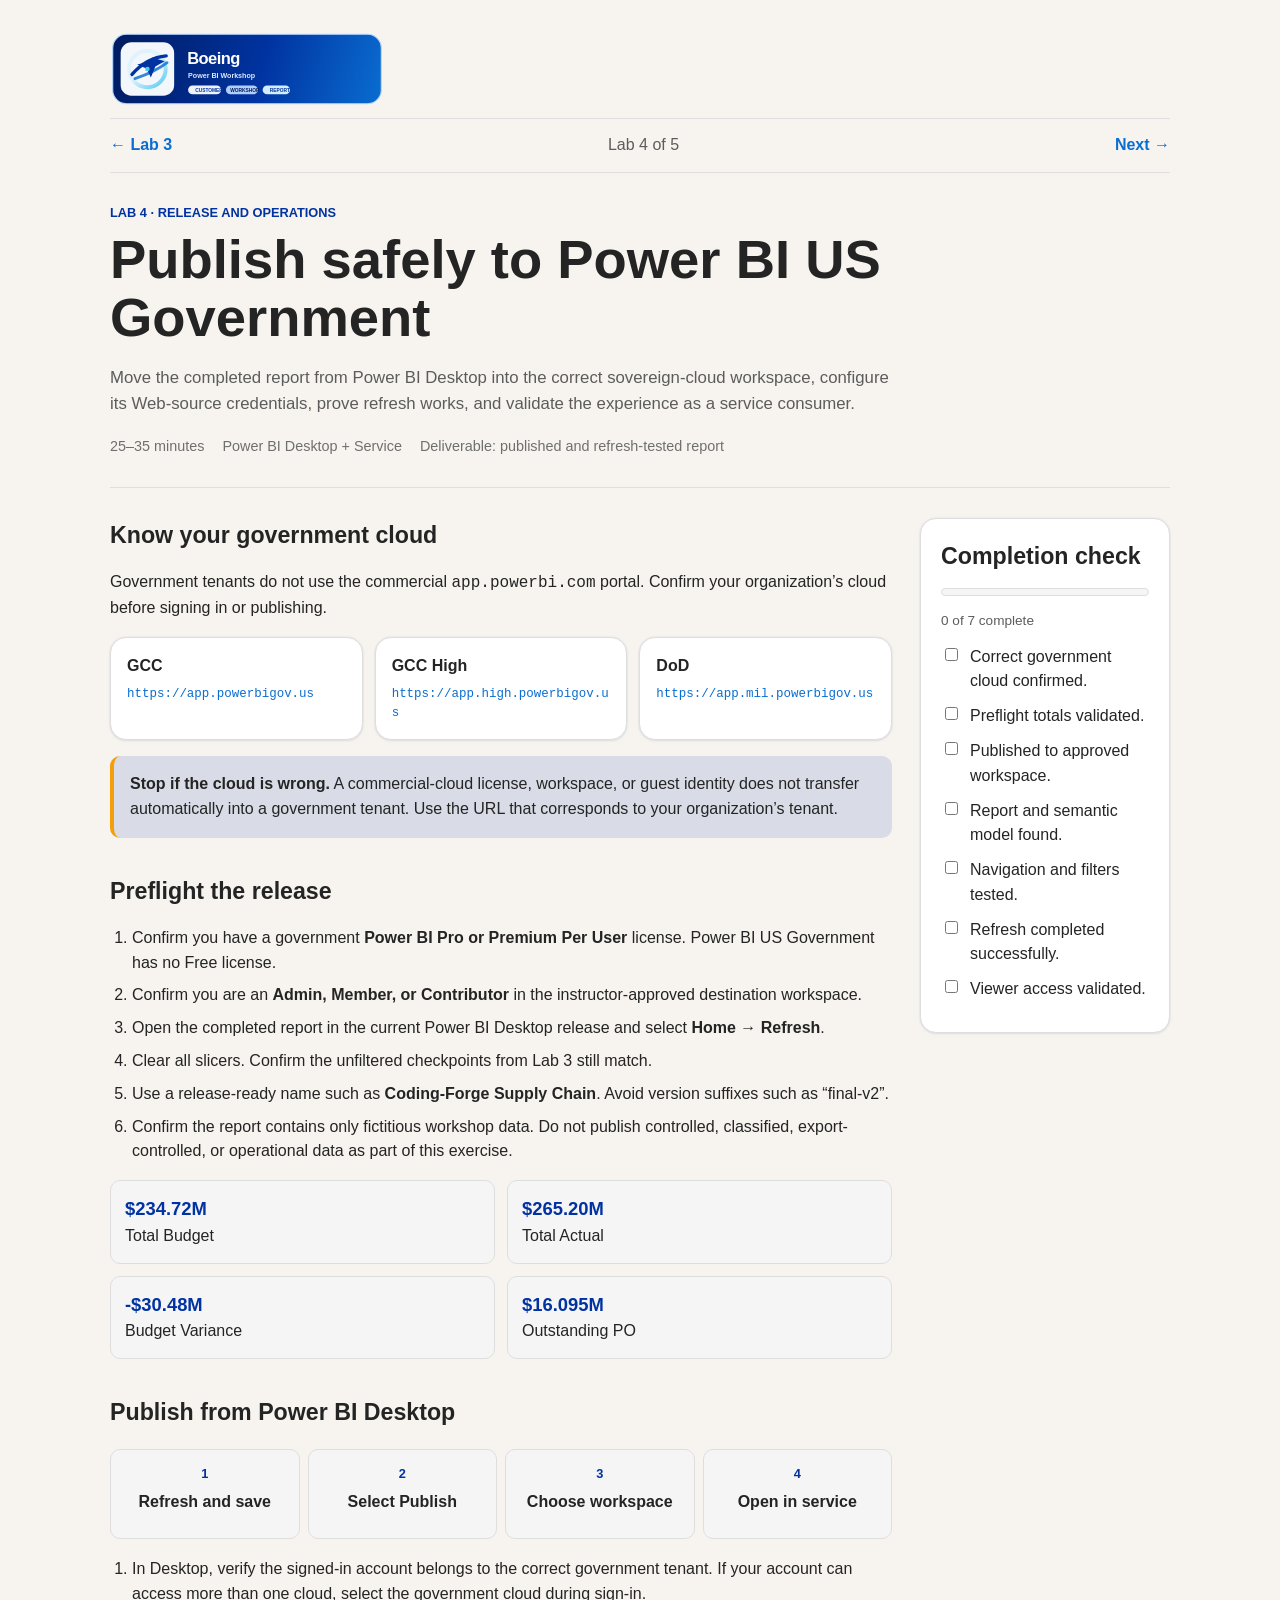
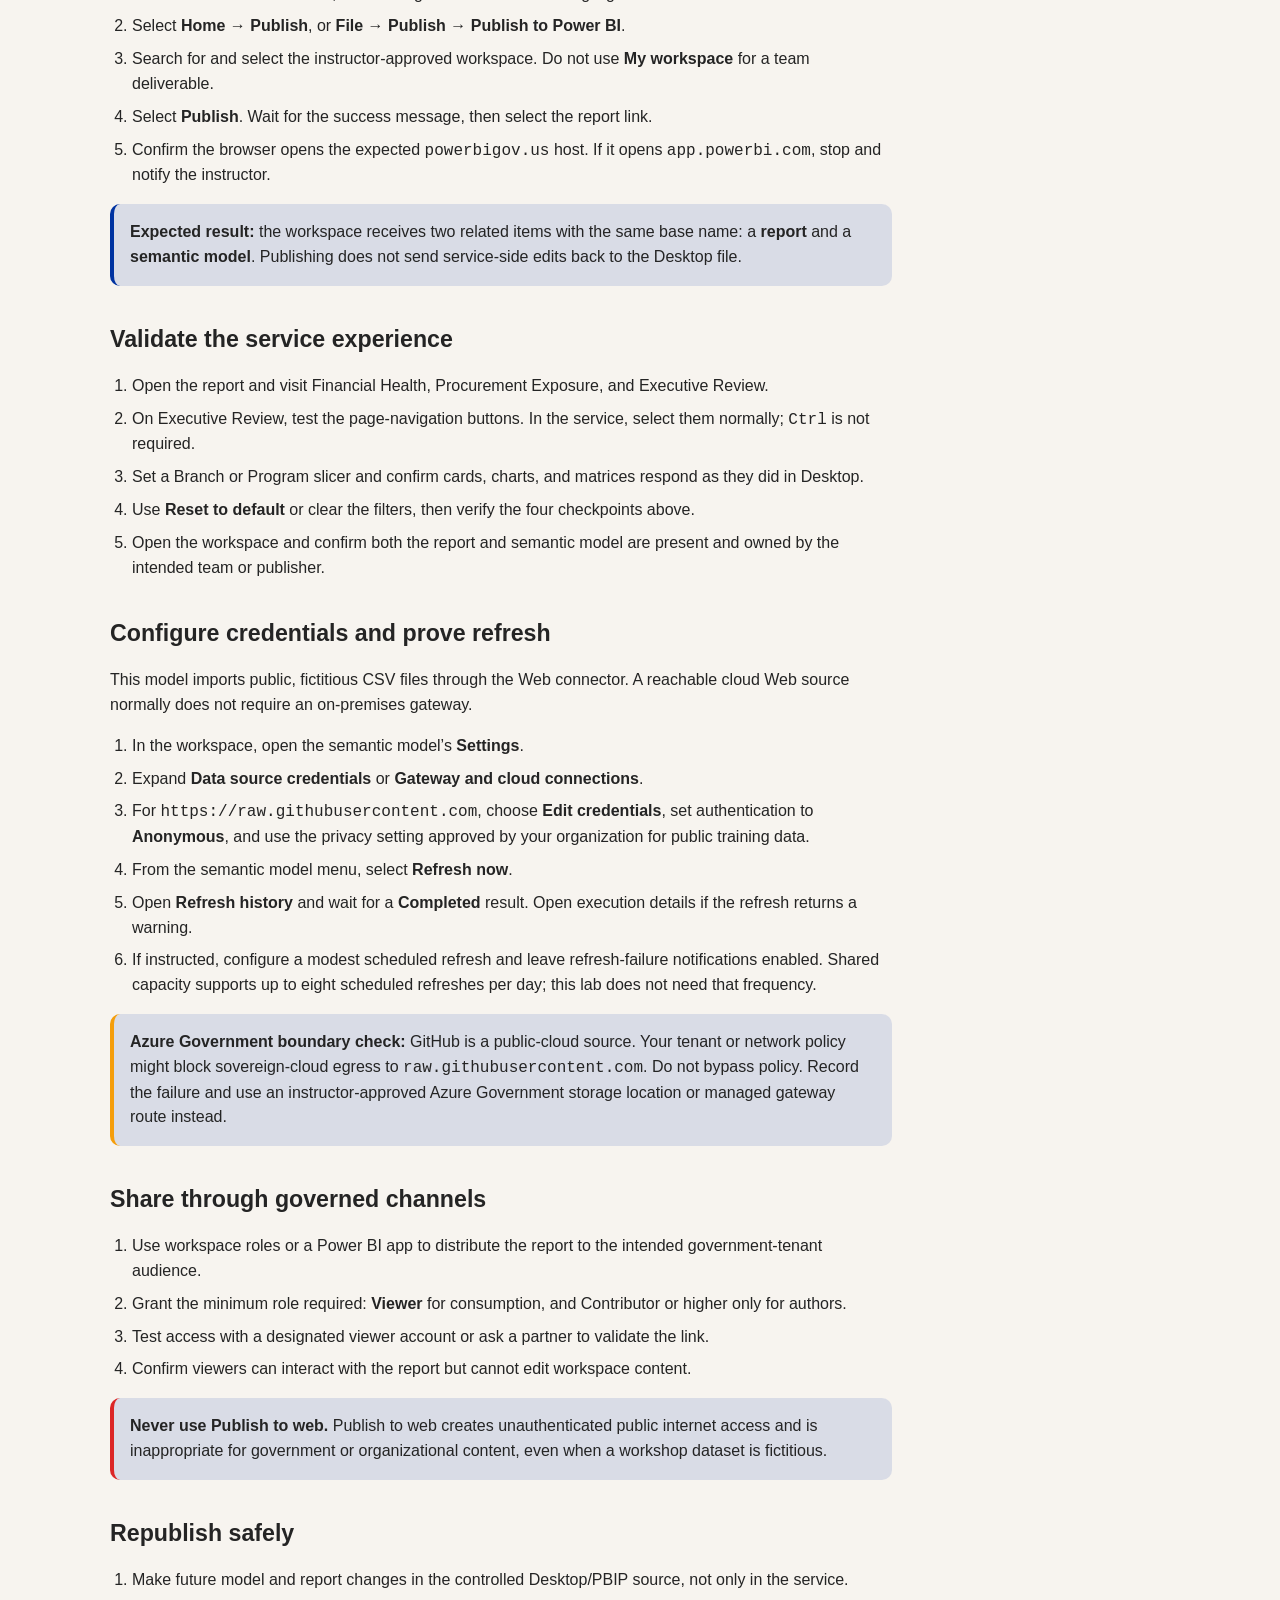
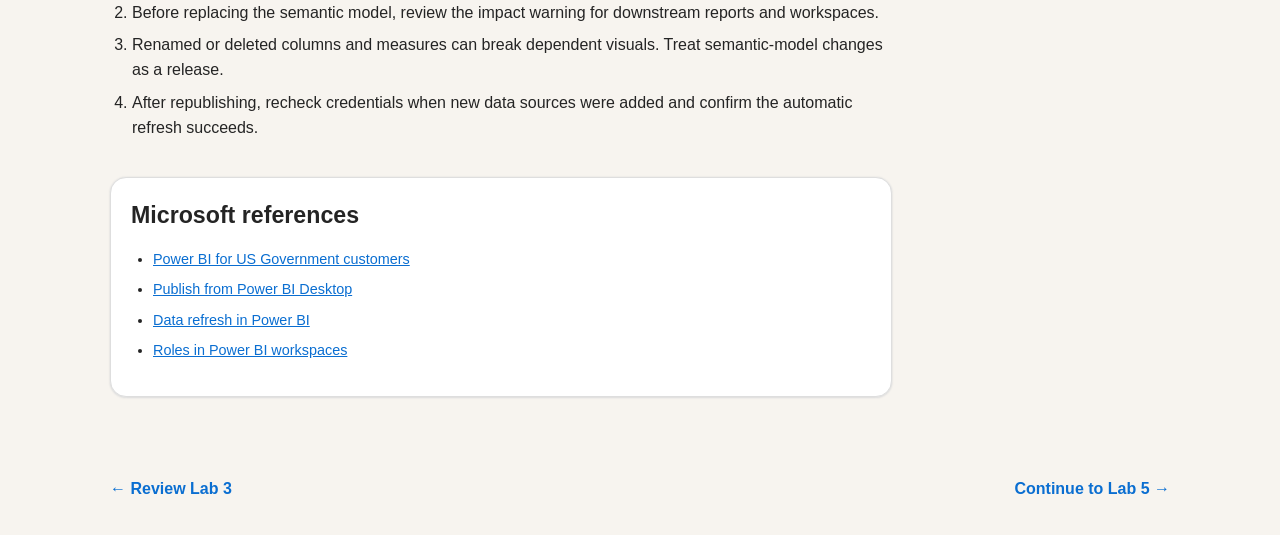
<file: Student/Labs/Web/04-publish-service.html>
<!doctype html>
<html lang="en">
<head>
  <meta charset="utf-8">
  <meta name="viewport" content="width=device-width, initial-scale=1">
  <title>Lab 4 · Publish to Power BI US Government</title>
  <link rel="stylesheet" href="styles/manual-print.css" media="print">
  <script>
    (() => {
      const param = new URLSearchParams(window.location.search).get("clawpilotTheme");
      const theme = param || (window.matchMedia("(prefers-color-scheme: dark)").matches ? "dark" : "light");
      document.documentElement.setAttribute("data-theme", theme);
    })();
  </script>
  <script src="scripts/delivery-brand.js" defer></script>
  <style>
    :root { color-scheme: light; --cp-bg: #f7f4ef; --cp-bg-elevated: #fcfbf8; --cp-surface: #ffffff; --cp-surface-soft: #f5f5f5; --cp-border: #dedede; --cp-border-strong: #919191; --cp-text: #242424; --cp-text-muted: #5c5c5c; --cp-text-soft: #6f6f6f; --cp-accent: #b11f4b; --cp-accent-hover: #9a1a41; --cp-accent-soft: rgba(177, 31, 75, 0.08); --cp-accent-fg: #ffffff; --cp-success: #16a34a; --cp-danger: #dc2626; --cp-warning: #f59e0b; --cp-link: #0078d4; --cp-shadow: 0 18px 48px rgba(0, 0, 0, 0.12); --cp-overlay: rgba(255, 255, 255, 0.8); --cp-panel: rgba(255, 255, 255, 0.86); --cp-panel-strong: rgba(255, 255, 255, 0.96); --cp-sheen: rgba(255, 255, 255, 0.55); --cp-highlight: rgba(177, 31, 75, 0.12); }
    html[data-theme="dark"] { color-scheme: dark; --cp-bg: #3d3b3a; --cp-bg-elevated: #343231; --cp-surface: #292929; --cp-surface-soft: #2e2e2e; --cp-border: #474747; --cp-border-strong: #5f5f5f; --cp-text: #dedede; --cp-text-muted: #919191; --cp-text-soft: #b0b0b0; --cp-accent: #fd8ea1; --cp-accent-hover: #fb7b91; --cp-accent-soft: rgba(253, 142, 161, 0.14); --cp-accent-fg: #1a1a1a; --cp-success: #4ade80; --cp-danger: #f87171; --cp-warning: #fbbf24; --cp-link: #4da6ff; --cp-shadow: 0 18px 48px rgba(0, 0, 0, 0.32); --cp-overlay: rgba(41, 41, 41, 0.88); --cp-panel: rgba(41, 41, 41, 0.72); --cp-panel-strong: rgba(41, 41, 41, 0.96); --cp-sheen: rgba(255, 255, 255, 0.04); --cp-highlight: rgba(253, 142, 161, 0.12); }
    * { box-sizing: border-box; }
    body { margin: 0; background: var(--cp-bg); color: var(--cp-text); font-family: "Segoe UI", Aptos, Calibri, -apple-system, BlinkMacSystemFont, sans-serif; line-height: 1.55; }
    a { color: var(--cp-link); }
    code, pre { font-family: Consolas, "Courier New", Courier, monospace; }
    .shell { max-width: 1100px; margin: auto; padding: 20px; }
    .topnav, .bottomnav { display: flex; justify-content: space-between; align-items: center; gap: 12px; padding: 14px 0; }
    .topnav a, .bottomnav a { text-decoration: none; font-weight: 700; }
    .crumb, .muted { color: var(--cp-text-muted); }
    header { padding: 30px 0; border-block: 1px solid var(--cp-border); }
    .eyebrow { color: var(--cp-accent); font-size: .8rem; font-weight: 800; text-transform: uppercase; }
    h1 { max-width: 850px; margin: 8px 0; font-size: clamp(2rem, 5vw, 3.4rem); line-height: 1.08; letter-spacing: 0; }
    .lede { max-width: 800px; color: var(--cp-text-muted); font-size: 1.05rem; }
    .meta { display: flex; flex-wrap: wrap; gap: 8px 18px; margin-top: 18px; color: var(--cp-text-soft); font-size: .9rem; }
    main { display: grid; grid-template-columns: minmax(0, 1fr) 250px; gap: 28px; padding: 30px 0; }
    article { min-width: 0; }
    aside { position: sticky; top: 18px; align-self: start; }
    section { margin-bottom: 36px; }
    h2 { margin: 0 0 13px; font-size: 1.45rem; letter-spacing: 0; }
    h3 { margin: 20px 0 8px; font-size: 1.08rem; letter-spacing: 0; }
    .panel, .checklist, .cloud-card { padding: 20px; background: var(--cp-surface); border: 1px solid var(--cp-border); border-radius: 16px; box-shadow: 0 0 2px var(--cp-border), 0 1px 2px var(--cp-border); }
    .callout { margin: 16px 0; padding: 16px; background: var(--cp-accent-soft); border-left: 4px solid var(--cp-accent); border-radius: 0.625rem; }
    .warning { border-left-color: var(--cp-warning); }
    .danger { border-left-color: var(--cp-danger); }
    .cloud-grid { display: grid; grid-template-columns: repeat(3, minmax(0, 1fr)); gap: 12px; margin: 16px 0; }
    .cloud-card { min-width: 0; padding: 16px; }
    .cloud-card strong { display: block; margin-bottom: 6px; }
    .cloud-card code { display: block; overflow-wrap: anywhere; color: var(--cp-link); font-size: .78rem; }
    .release-flow { display: grid; grid-template-columns: repeat(4, 1fr); gap: 8px; margin: 18px 0; }
    .flow-step { position: relative; min-height: 90px; padding: 14px; background: var(--cp-surface-soft); border: 1px solid var(--cp-border); border-radius: 0.625rem; text-align: center; font-weight: 700; }
    .flow-step span { display: block; margin-bottom: 6px; color: var(--cp-accent); font-size: .8rem; }
    ol, ul { padding-left: 22px; }
    li { margin: 8px 0; }
    .verify { display: grid; grid-template-columns: repeat(2, minmax(0, 1fr)); gap: 12px; margin: 16px 0; }
    .verify div { padding: 14px; background: var(--cp-surface-soft); border: 1px solid var(--cp-border); border-radius: 0.625rem; }
    .verify b { display: block; color: var(--cp-accent); font-size: 1.15rem; }
    .checklist label { display: grid; grid-template-columns: auto 1fr; gap: 9px; margin: 10px 0; align-items: start; }
    .progress { height: 8px; overflow: hidden; background: var(--cp-surface-soft); border: 1px solid var(--cp-border); border-radius: 0.625rem; }
    .bar { width: 0; height: 100%; background: var(--cp-accent); transition: width .2s ease; }
    .small { color: var(--cp-text-muted); font-size: .85rem; }
    .reference-list { font-size: .9rem; }
    .reference-list a { overflow-wrap: anywhere; }
    @media (max-width: 820px) { main { grid-template-columns: 1fr; } aside { position: static; } .cloud-grid, .release-flow { grid-template-columns: 1fr 1fr; } }
    @media (max-width: 580px) { .cloud-grid, .release-flow, .verify { grid-template-columns: 1fr; } .topnav, .bottomnav { align-items: flex-start; flex-direction: column; } }
    @media print { body { background: var(--cp-surface); } aside { position: static; } .panel, .checklist, .cloud-card { box-shadow: none; break-inside: avoid; } }
  </style>
</head>
<body>
  <div class="shell">
    <nav class="topnav"><a href="03-build-report.html">← Lab 3</a><span class="crumb">Lab 4 of 5</span><a href="05-manage-power-bi-service.html">Next →</a></nav>
    <header>
      <div class="eyebrow">Lab 4 · Release and operations</div>
      <h1>Publish safely to Power BI US Government</h1>
      <p class="lede">Move the completed report from Power BI Desktop into the correct sovereign-cloud workspace, configure its Web-source credentials, prove refresh works, and validate the experience as a service consumer.</p>
      <div class="meta"><span>25–35 minutes</span><span>Power BI Desktop + Service</span><span>Deliverable: published and refresh-tested report</span></div>
    </header>
    <main>
      <article>
        <section>
          <h2>Know your government cloud</h2>
          <p>Government tenants do not use the commercial <code>app.powerbi.com</code> portal. Confirm your organization’s cloud before signing in or publishing.</p>
          <div class="cloud-grid">
            <div class="cloud-card"><strong>GCC</strong><code>https://app.powerbigov.us</code></div>
            <div class="cloud-card"><strong>GCC High</strong><code>https://app.high.powerbigov.us</code></div>
            <div class="cloud-card"><strong>DoD</strong><code>https://app.mil.powerbigov.us</code></div>
          </div>
          <div class="callout warning"><strong>Stop if the cloud is wrong.</strong> A commercial-cloud license, workspace, or guest identity does not transfer automatically into a government tenant. Use the URL that corresponds to your organization’s tenant.</div>
        </section>

        <section>
          <h2>Preflight the release</h2>
          <ol>
            <li>Confirm you have a government <b>Power BI Pro or Premium Per User</b> license. Power BI US Government has no Free license.</li>
            <li>Confirm you are an <b>Admin, Member, or Contributor</b> in the instructor-approved destination workspace.</li>
            <li>Open the completed report in the current Power BI Desktop release and select <b>Home → Refresh</b>.</li>
            <li>Clear all slicers. Confirm the unfiltered checkpoints from Lab 3 still match.</li>
            <li>Use a release-ready name such as <b>Coding-Forge Supply Chain</b>. Avoid version suffixes such as “final-v2”.</li>
            <li>Confirm the report contains only fictitious workshop data. Do not publish controlled, classified, export-controlled, or operational data as part of this exercise.</li>
          </ol>
          <div class="verify"><div><b>$234.72M</b>Total Budget</div><div><b>$265.20M</b>Total Actual</div><div><b>-$30.48M</b>Budget Variance</div><div><b>$16.095M</b>Outstanding PO</div></div>
        </section>

        <section>
          <h2>Publish from Power BI Desktop</h2>
          <div class="release-flow" aria-label="Publishing workflow"><div class="flow-step"><span>1</span>Refresh and save</div><div class="flow-step"><span>2</span>Select Publish</div><div class="flow-step"><span>3</span>Choose workspace</div><div class="flow-step"><span>4</span>Open in service</div></div>
          <ol>
            <li>In Desktop, verify the signed-in account belongs to the correct government tenant. If your account can access more than one cloud, select the government cloud during sign-in.</li>
            <li>Select <b>Home → Publish</b>, or <b>File → Publish → Publish to Power BI</b>.</li>
            <li>Search for and select the instructor-approved workspace. Do not use <b>My workspace</b> for a team deliverable.</li>
            <li>Select <b>Publish</b>. Wait for the success message, then select the report link.</li>
            <li>Confirm the browser opens the expected <code>powerbigov.us</code> host. If it opens <code>app.powerbi.com</code>, stop and notify the instructor.</li>
          </ol>
          <div class="callout"><strong>Expected result:</strong> the workspace receives two related items with the same base name: a <b>report</b> and a <b>semantic model</b>. Publishing does not send service-side edits back to the Desktop file.</div>
        </section>

        <section>
          <h2>Validate the service experience</h2>
          <ol>
            <li>Open the report and visit Financial Health, Procurement Exposure, and Executive Review.</li>
            <li>On Executive Review, test the page-navigation buttons. In the service, select them normally; <code>Ctrl</code> is not required.</li>
            <li>Set a Branch or Program slicer and confirm cards, charts, and matrices respond as they did in Desktop.</li>
            <li>Use <b>Reset to default</b> or clear the filters, then verify the four checkpoints above.</li>
            <li>Open the workspace and confirm both the report and semantic model are present and owned by the intended team or publisher.</li>
          </ol>
        </section>

        <section>
          <h2>Configure credentials and prove refresh</h2>
          <p>This model imports public, fictitious CSV files through the Web connector. A reachable cloud Web source normally does not require an on-premises gateway.</p>
          <ol>
            <li>In the workspace, open the semantic model’s <b>Settings</b>.</li>
            <li>Expand <b>Data source credentials</b> or <b>Gateway and cloud connections</b>.</li>
            <li>For <code>https://raw.githubusercontent.com</code>, choose <b>Edit credentials</b>, set authentication to <b>Anonymous</b>, and use the privacy setting approved by your organization for public training data.</li>
            <li>From the semantic model menu, select <b>Refresh now</b>.</li>
            <li>Open <b>Refresh history</b> and wait for a <b>Completed</b> result. Open execution details if the refresh returns a warning.</li>
            <li>If instructed, configure a modest scheduled refresh and leave refresh-failure notifications enabled. Shared capacity supports up to eight scheduled refreshes per day; this lab does not need that frequency.</li>
          </ol>
          <div class="callout warning"><strong>Azure Government boundary check:</strong> GitHub is a public-cloud source. Your tenant or network policy might block sovereign-cloud egress to <code>raw.githubusercontent.com</code>. Do not bypass policy. Record the failure and use an instructor-approved Azure Government storage location or managed gateway route instead.</div>
        </section>

        <section>
          <h2>Share through governed channels</h2>
          <ol>
            <li>Use workspace roles or a Power BI app to distribute the report to the intended government-tenant audience.</li>
            <li>Grant the minimum role required: <b>Viewer</b> for consumption, and Contributor or higher only for authors.</li>
            <li>Test access with a designated viewer account or ask a partner to validate the link.</li>
            <li>Confirm viewers can interact with the report but cannot edit workspace content.</li>
          </ol>
          <div class="callout danger"><strong>Never use Publish to web.</strong> Publish to web creates unauthenticated public internet access and is inappropriate for government or organizational content, even when a workshop dataset is fictitious.</div>
        </section>

        <section>
          <h2>Republish safely</h2>
          <ol>
            <li>Make future model and report changes in the controlled Desktop/PBIP source, not only in the service.</li>
            <li>Before replacing the semantic model, review the impact warning for downstream reports and workspaces.</li>
            <li>Renamed or deleted columns and measures can break dependent visuals. Treat semantic-model changes as a release.</li>
            <li>After republishing, recheck credentials when new data sources were added and confirm the automatic refresh succeeds.</li>
          </ol>
        </section>

        <section class="panel reference-list">
          <h2>Microsoft references</h2>
          <ul>
            <li><a href="https://learn.microsoft.com/en-us/fabric/enterprise/powerbi/service-government-us-overview" target="_blank" rel="noreferrer">Power BI for US Government customers</a></li>
            <li><a href="https://learn.microsoft.com/en-us/power-bi/create-reports/desktop-upload-desktop-files" target="_blank" rel="noreferrer">Publish from Power BI Desktop</a></li>
            <li><a href="https://learn.microsoft.com/en-us/power-bi/connect-data/refresh-data" target="_blank" rel="noreferrer">Data refresh in Power BI</a></li>
            <li><a href="https://learn.microsoft.com/en-us/power-bi/collaborate-share/service-roles-new-workspaces" target="_blank" rel="noreferrer">Roles in Power BI workspaces</a></li>
          </ul>
        </section>
      </article>
      <aside>
        <div class="checklist" data-progress="lab4">
          <h2>Completion check</h2>
          <div class="progress"><div class="bar"></div></div>
          <p class="small"><span class="count">0</span> of 7 complete</p>
          <label><input type="checkbox"><span>Correct government cloud confirmed.</span></label>
          <label><input type="checkbox"><span>Preflight totals validated.</span></label>
          <label><input type="checkbox"><span>Published to approved workspace.</span></label>
          <label><input type="checkbox"><span>Report and semantic model found.</span></label>
          <label><input type="checkbox"><span>Navigation and filters tested.</span></label>
          <label><input type="checkbox"><span>Refresh completed successfully.</span></label>
          <label><input type="checkbox"><span>Viewer access validated.</span></label>
        </div>
      </aside>
    </main>
    <nav class="bottomnav"><a href="03-build-report.html">← Review Lab 3</a><a href="05-manage-power-bi-service.html">Continue to Lab 5 →</a></nav>
  </div>
  <script>
    document.querySelectorAll("[data-progress]").forEach(box => {
      const key = box.dataset.progress;
      const checks = [...box.querySelectorAll("input")];
      let saved = [];
      try { saved = JSON.parse(localStorage.getItem(key) || "[]"); } catch {}
      checks.forEach((check, index) => {
        check.checked = Boolean(saved[index]);
        check.addEventListener("change", update);
      });
      function update() {
        const state = checks.map(check => check.checked);
        localStorage.setItem(key, JSON.stringify(state));
        const done = state.filter(Boolean).length;
        box.querySelector(".count").textContent = done;
        box.querySelector(".bar").style.width = `${done / checks.length * 100}%`;
      }
      update();
    });
  </script>
</body>
</html>
</file>
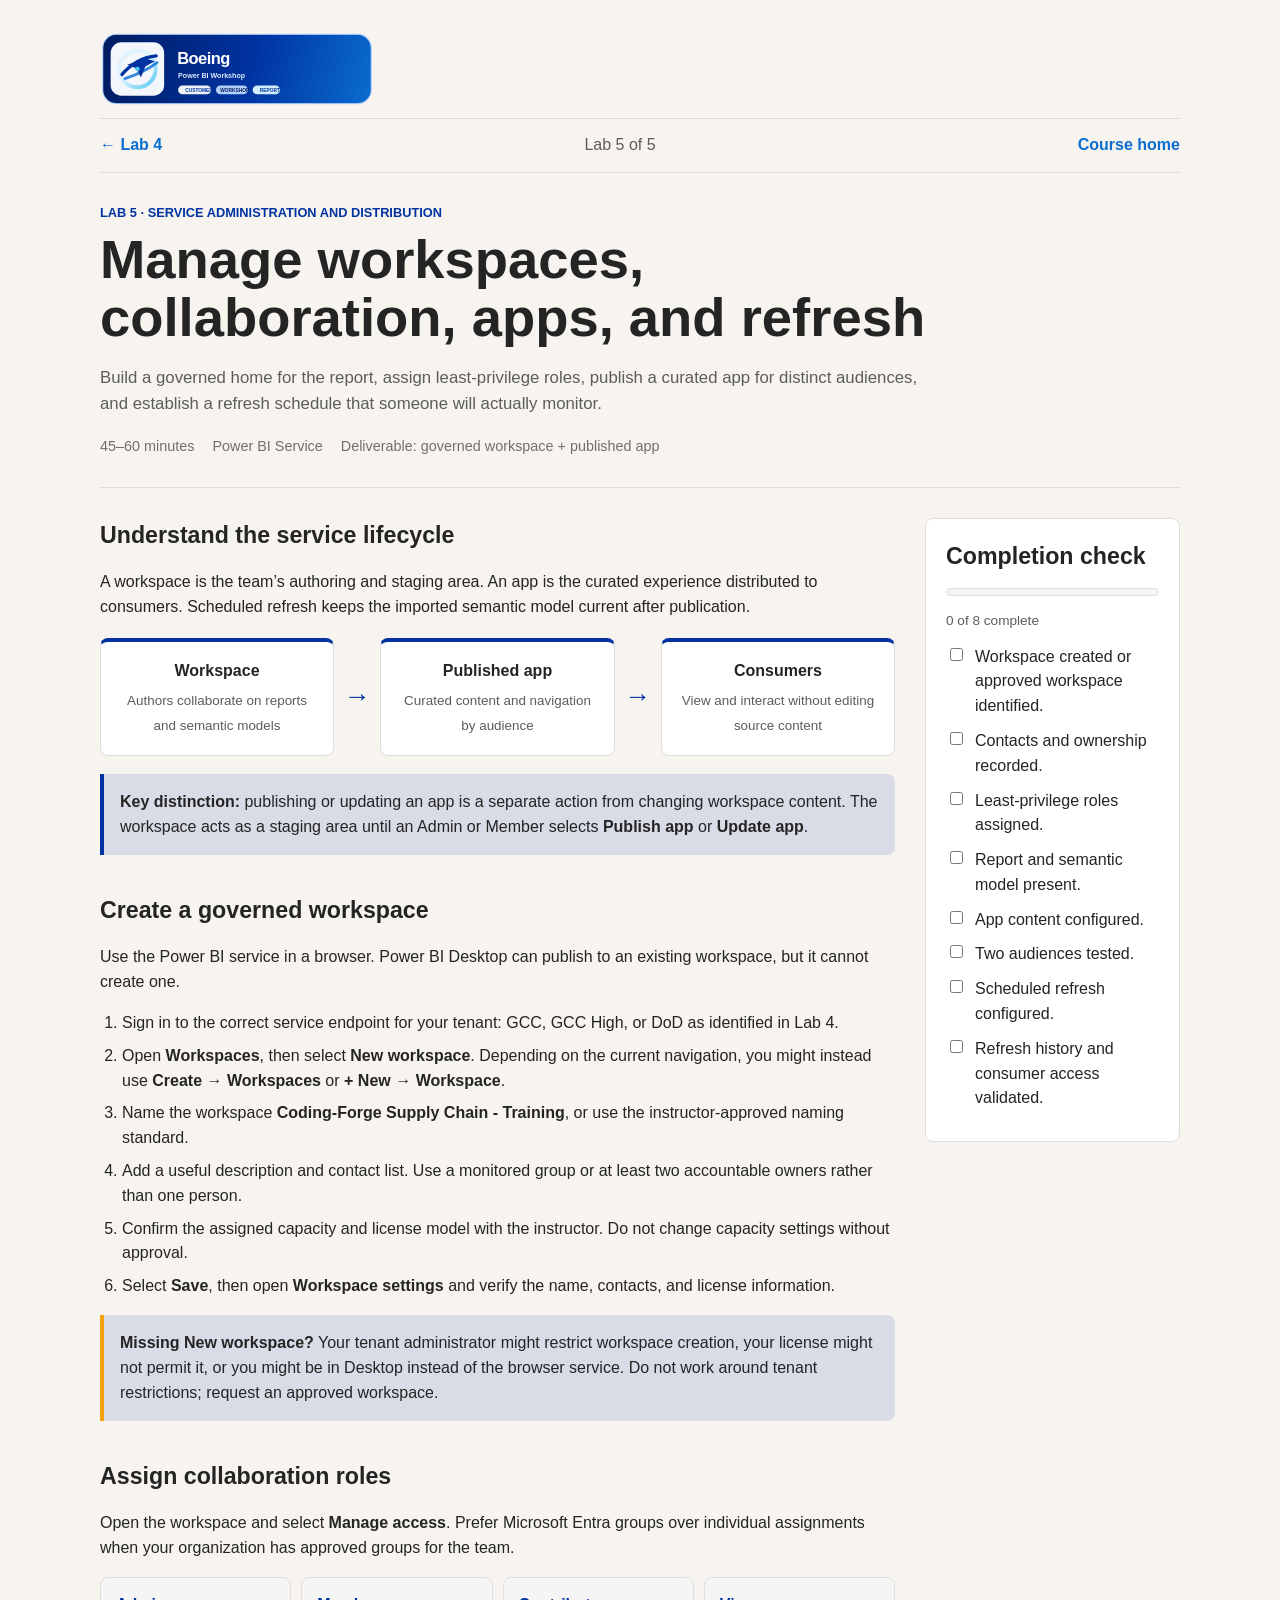
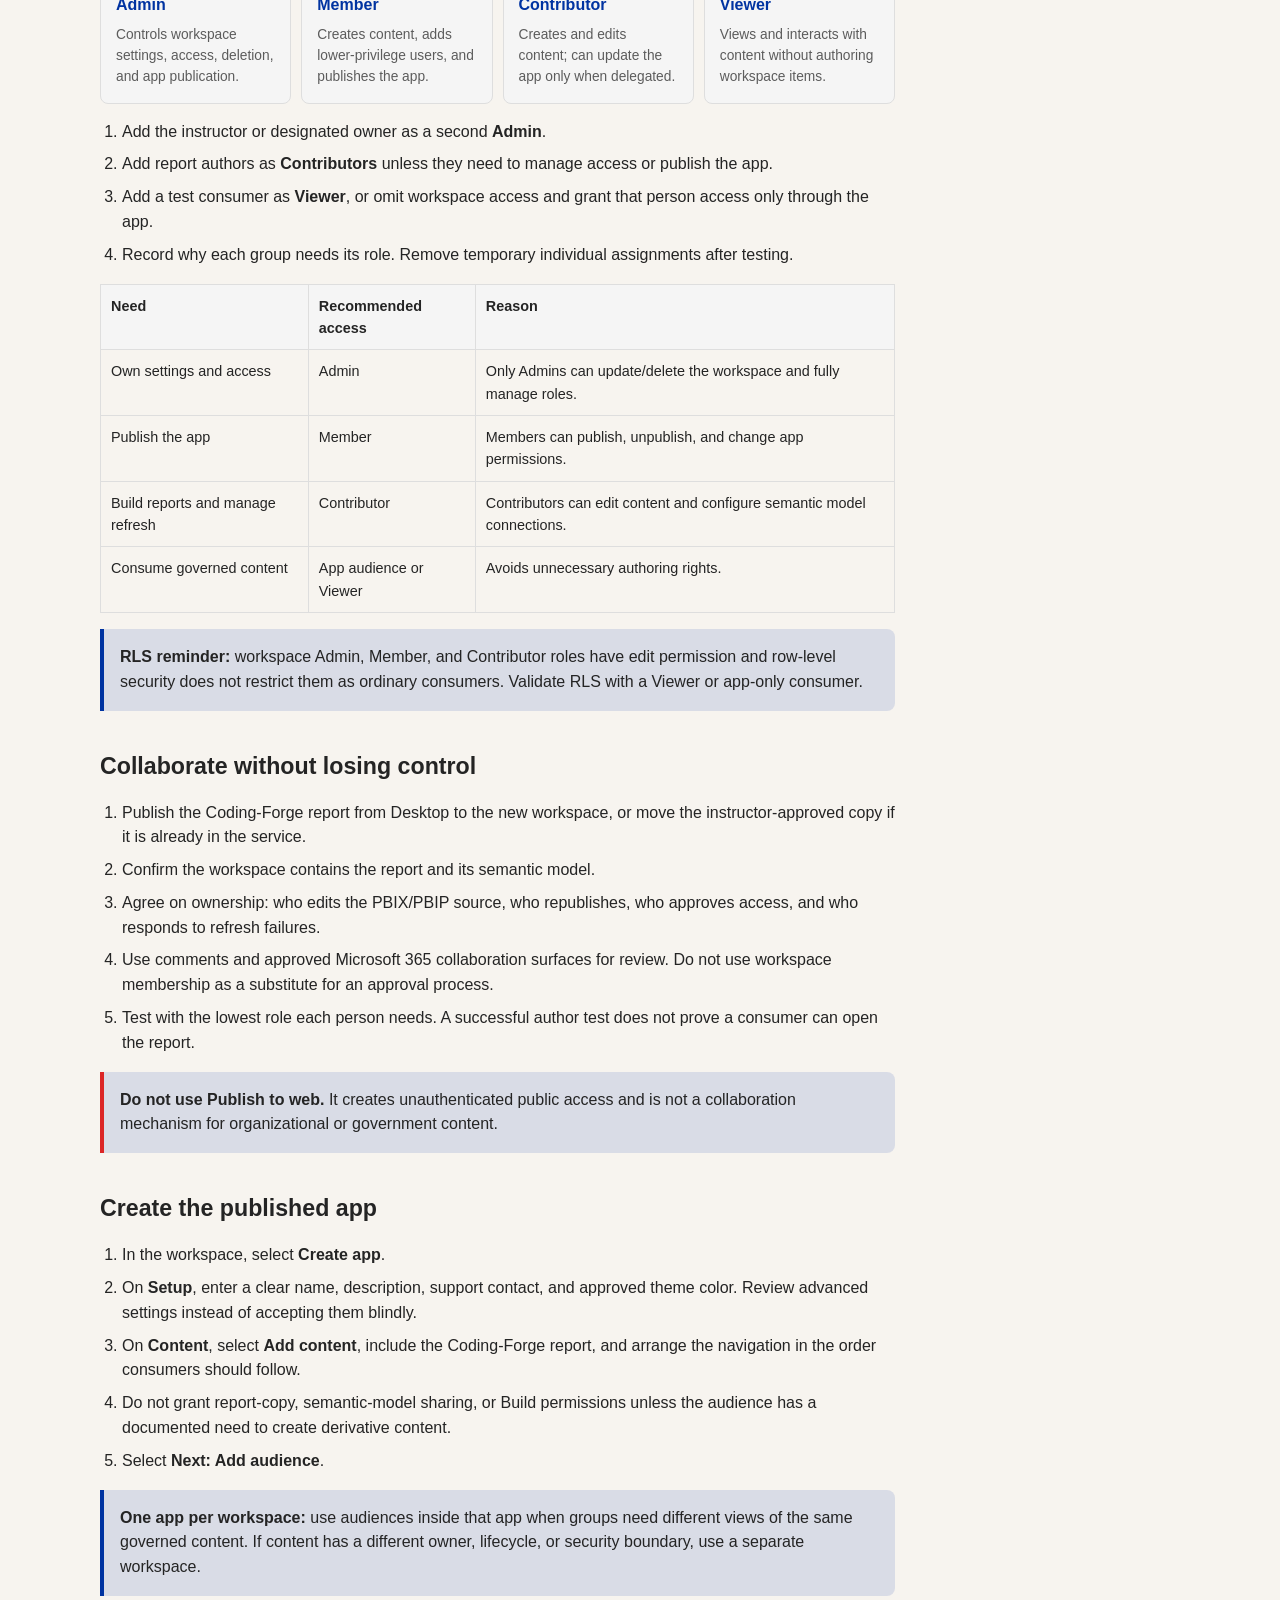
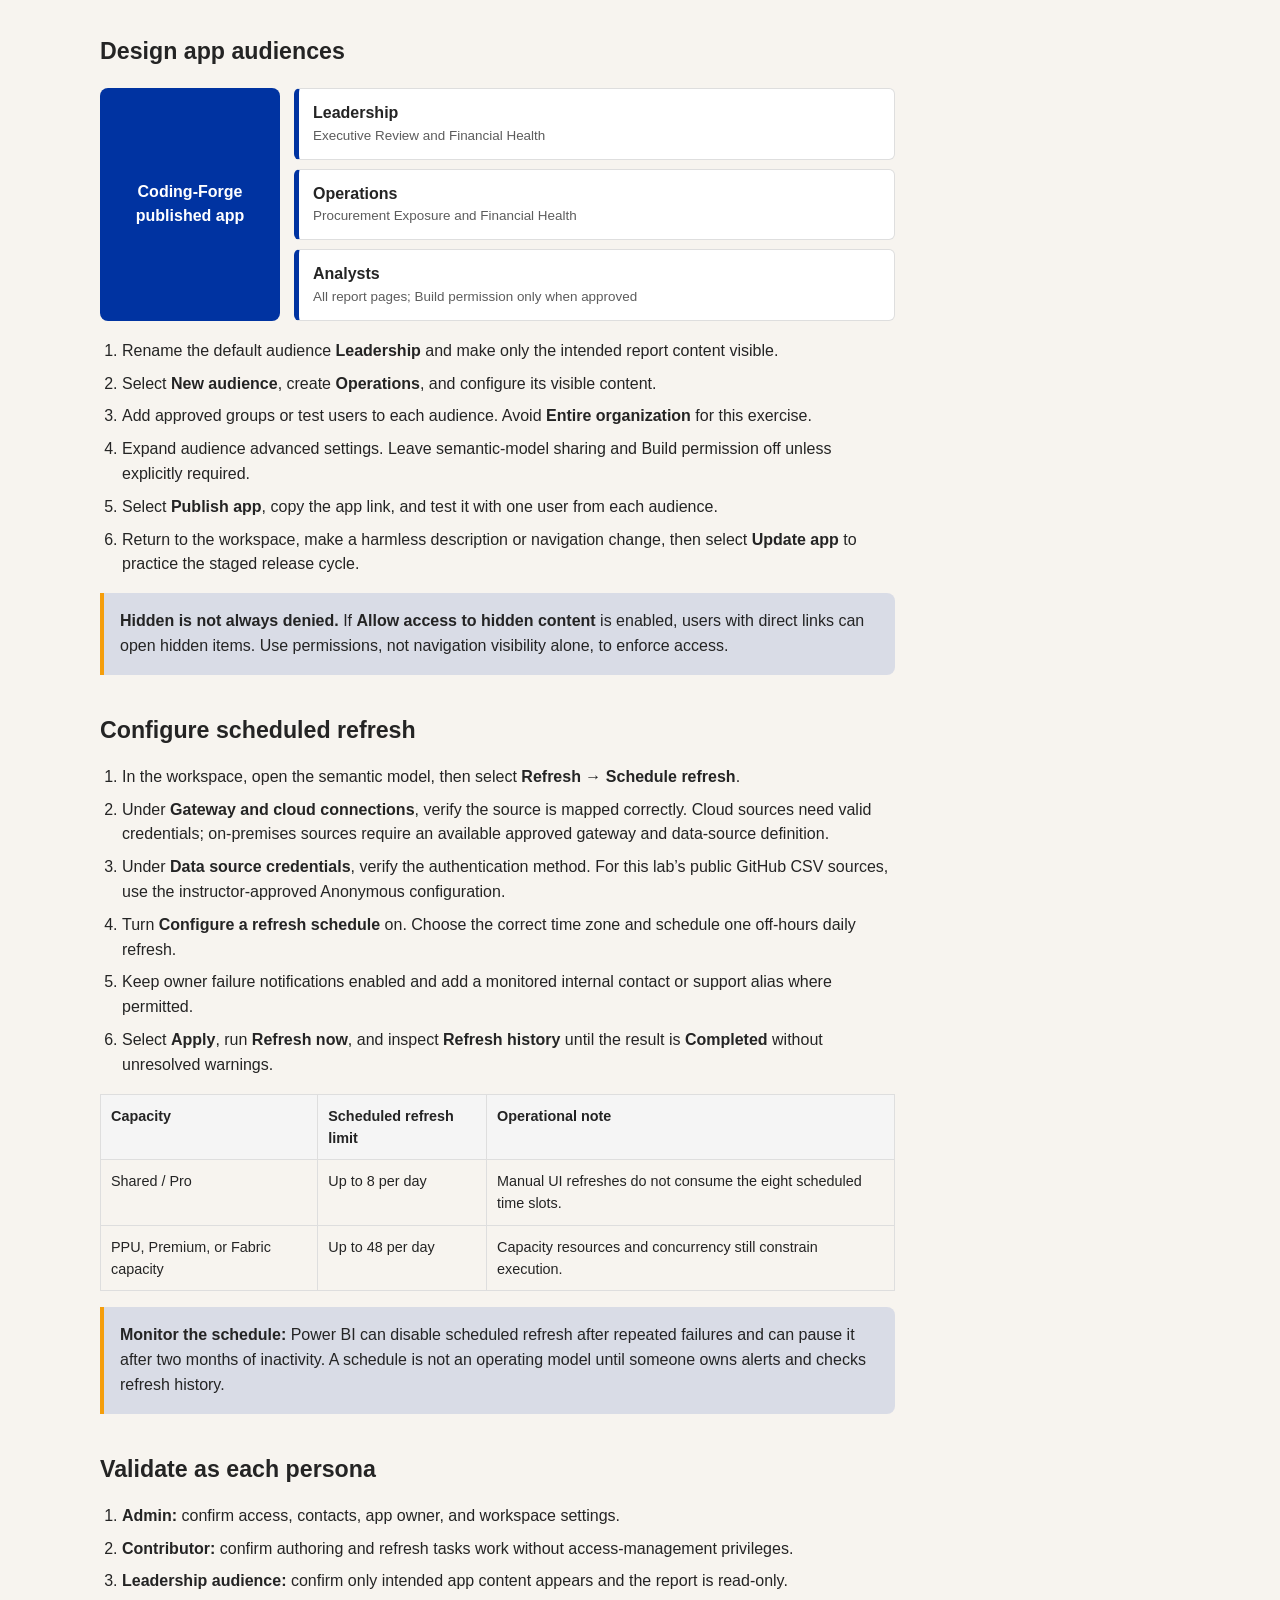
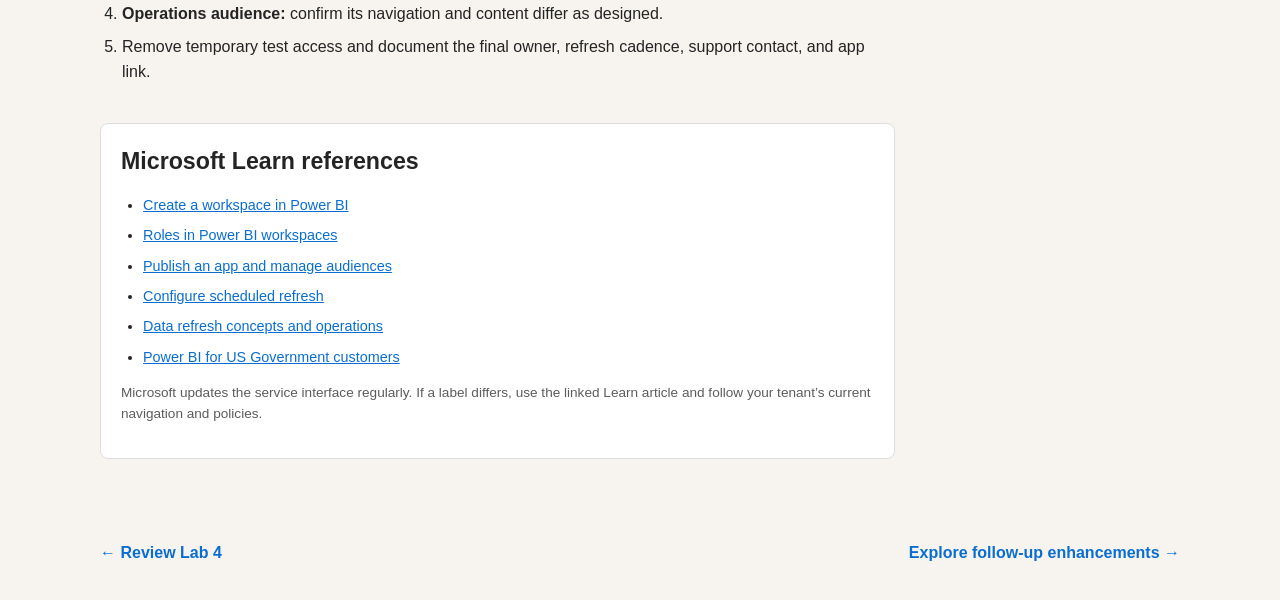
<file: Student/Labs/Web/05-manage-power-bi-service.html>
<!doctype html>
<html lang="en">
<head>
  <meta charset="utf-8">
  <meta name="viewport" content="width=device-width, initial-scale=1">
  <title>Lab 5 · Manage Power BI Service Content</title>
  <link rel="stylesheet" href="styles/manual-print.css" media="print">
  <script>
    (() => {
      const param = new URLSearchParams(window.location.search).get("clawpilotTheme");
      const theme = param || (window.matchMedia("(prefers-color-scheme: dark)").matches ? "dark" : "light");
      document.documentElement.setAttribute("data-theme", theme);
    })();
  </script>
  <script src="scripts/delivery-brand.js" defer></script>
  <style>
    :root { color-scheme: light; --cp-bg: #f7f4ef; --cp-bg-elevated: #fcfbf8; --cp-surface: #ffffff; --cp-surface-soft: #f5f5f5; --cp-border: #dedede; --cp-border-strong: #919191; --cp-text: #242424; --cp-text-muted: #5c5c5c; --cp-text-soft: #6f6f6f; --cp-accent: #b11f4b; --cp-accent-hover: #9a1a41; --cp-accent-soft: rgba(177, 31, 75, 0.08); --cp-accent-fg: #ffffff; --cp-success: #16a34a; --cp-danger: #dc2626; --cp-warning: #f59e0b; --cp-link: #0078d4; }
    html[data-theme="dark"] { color-scheme: dark; --cp-bg: #3d3b3a; --cp-bg-elevated: #343231; --cp-surface: #292929; --cp-surface-soft: #2e2e2e; --cp-border: #474747; --cp-border-strong: #5f5f5f; --cp-text: #dedede; --cp-text-muted: #919191; --cp-text-soft: #b0b0b0; --cp-accent: #fd8ea1; --cp-accent-hover: #fb7b91; --cp-accent-soft: rgba(253, 142, 161, 0.14); --cp-accent-fg: #1a1a1a; --cp-success: #4ade80; --cp-danger: #f87171; --cp-warning: #fbbf24; --cp-link: #4da6ff; }
    * { box-sizing: border-box; }
    body { margin: 0; background: var(--cp-bg); color: var(--cp-text); font-family: "Segoe UI", Aptos, Calibri, -apple-system, BlinkMacSystemFont, sans-serif; line-height: 1.55; }
    a { color: var(--cp-link); }
    code { font-family: Consolas, "Courier New", monospace; }
    .shell { max-width: 1120px; margin: auto; padding: 20px; }
    .topnav, .bottomnav { display: flex; justify-content: space-between; align-items: center; gap: 12px; padding: 14px 0; }
    .topnav a, .bottomnav a { text-decoration: none; font-weight: 700; }
    .crumb, .muted, .small { color: var(--cp-text-muted); }
    header { padding: 30px 0; border-block: 1px solid var(--cp-border); }
    .eyebrow { color: var(--cp-accent); font-size: .8rem; font-weight: 800; text-transform: uppercase; }
    h1 { max-width: 900px; margin: 8px 0; font-size: clamp(2rem, 5vw, 3.4rem); line-height: 1.08; letter-spacing: 0; }
    .lede { max-width: 820px; color: var(--cp-text-muted); font-size: 1.05rem; }
    .meta { display: flex; flex-wrap: wrap; gap: 8px 18px; margin-top: 18px; color: var(--cp-text-soft); font-size: .9rem; }
    main { display: grid; grid-template-columns: minmax(0, 1fr) 255px; gap: 30px; padding: 30px 0; }
    article { min-width: 0; }
    aside { position: sticky; top: 18px; align-self: start; }
    section { margin-bottom: 38px; }
    h2 { margin: 0 0 13px; font-size: 1.45rem; letter-spacing: 0; }
    h3 { margin: 18px 0 7px; font-size: 1.08rem; letter-spacing: 0; }
    ol, ul { padding-left: 22px; }
    li { margin: 8px 0; }
    .panel, .checklist { padding: 20px; background: var(--cp-surface); border: 1px solid var(--cp-border); border-radius: 8px; }
    .callout { margin: 16px 0; padding: 16px; background: var(--cp-accent-soft); border-left: 4px solid var(--cp-accent); border-radius: 0 8px 8px 0; }
    .warning { border-left-color: var(--cp-warning); }
    .danger { border-left-color: var(--cp-danger); }
    .service-map { display: grid; grid-template-columns: 1fr auto 1fr auto 1fr; align-items: stretch; gap: 10px; margin: 18px 0; }
    .service-node { display: grid; place-items: center; min-height: 118px; padding: 16px; background: var(--cp-surface); border: 1px solid var(--cp-border); border-top: 4px solid var(--cp-accent); border-radius: 8px; text-align: center; }
    .service-node b { display: block; margin-bottom: 5px; }
    .service-node span { color: var(--cp-text-muted); font-size: .84rem; }
    .map-arrow { display: grid; place-items: center; color: var(--cp-accent); font-size: 1.65rem; font-weight: 800; }
    .role-grid { display: grid; grid-template-columns: repeat(4, minmax(0, 1fr)); gap: 10px; margin: 16px 0; }
    .role { min-width: 0; padding: 15px; background: var(--cp-surface-soft); border: 1px solid var(--cp-border); border-radius: 8px; }
    .role b { display: block; margin-bottom: 6px; color: var(--cp-accent); }
    .role p { margin: 0; color: var(--cp-text-muted); font-size: .86rem; }
    .audience-map { display: grid; grid-template-columns: 180px 1fr; gap: 14px; margin: 18px 0; }
    .app-source { display: grid; place-items: center; padding: 18px; background: var(--cp-accent); color: var(--cp-accent-fg); border-radius: 8px; text-align: center; font-weight: 800; }
    .audiences { display: grid; gap: 9px; }
    .audience { padding: 12px 14px; background: var(--cp-surface); border: 1px solid var(--cp-border); border-left: 5px solid var(--cp-accent); border-radius: 6px; }
    .audience span { display: block; color: var(--cp-text-muted); font-size: .84rem; }
    .decision-table { width: 100%; border-collapse: collapse; margin: 15px 0; font-size: .9rem; }
    .decision-table th, .decision-table td { padding: 10px; border: 1px solid var(--cp-border); text-align: left; vertical-align: top; }
    .decision-table th { background: var(--cp-surface-soft); }
    .checklist label { display: grid; grid-template-columns: auto 1fr; gap: 9px; margin: 10px 0; align-items: start; }
    .progress { height: 8px; overflow: hidden; background: var(--cp-surface-soft); border: 1px solid var(--cp-border); border-radius: 6px; }
    .bar { width: 0; height: 100%; background: var(--cp-accent); transition: width .2s ease; }
    .small { font-size: .85rem; }
    .reference-list { font-size: .9rem; }
    .reference-list a { overflow-wrap: anywhere; }
    @media (max-width: 860px) { main { grid-template-columns: 1fr; } aside { position: static; } .role-grid { grid-template-columns: 1fr 1fr; } }
    @media (max-width: 620px) { .topnav, .bottomnav { align-items: flex-start; flex-direction: column; } .service-map { grid-template-columns: 1fr; } .map-arrow { transform: rotate(90deg); } .role-grid, .audience-map { grid-template-columns: 1fr; } }
    @media print { body { background: var(--cp-surface); } aside { position: static; } .panel, .checklist, .service-map, .role-grid, .audience-map { break-inside: avoid; } }
  </style>
</head>
<body>
  <div class="shell">
    <nav class="topnav"><a href="04-publish-service.html">← Lab 4</a><span class="crumb">Lab 5 of 5</span><a href="index.html">Course home</a></nav>
    <header>
      <div class="eyebrow">Lab 5 · Service administration and distribution</div>
      <h1>Manage workspaces, collaboration, apps, and refresh</h1>
      <p class="lede">Build a governed home for the report, assign least-privilege roles, publish a curated app for distinct audiences, and establish a refresh schedule that someone will actually monitor.</p>
      <div class="meta"><span>45–60 minutes</span><span>Power BI Service</span><span>Deliverable: governed workspace + published app</span></div>
    </header>
    <main>
      <article>
        <section>
          <h2>Understand the service lifecycle</h2>
          <p>A workspace is the team’s authoring and staging area. An app is the curated experience distributed to consumers. Scheduled refresh keeps the imported semantic model current after publication.</p>
          <div class="service-map" role="img" aria-label="Workspace content flows into a published app for consumers, while scheduled refresh updates the workspace semantic model">
            <div class="service-node"><div><b>Workspace</b><span>Authors collaborate on reports and semantic models</span></div></div>
            <div class="map-arrow">→</div>
            <div class="service-node"><div><b>Published app</b><span>Curated content and navigation by audience</span></div></div>
            <div class="map-arrow">→</div>
            <div class="service-node"><div><b>Consumers</b><span>View and interact without editing source content</span></div></div>
          </div>
          <div class="callout"><strong>Key distinction:</strong> publishing or updating an app is a separate action from changing workspace content. The workspace acts as a staging area until an Admin or Member selects <b>Publish app</b> or <b>Update app</b>.</div>
        </section>

        <section>
          <h2>Create a governed workspace</h2>
          <p>Use the Power BI service in a browser. Power BI Desktop can publish to an existing workspace, but it cannot create one.</p>
          <ol>
            <li>Sign in to the correct service endpoint for your tenant: GCC, GCC High, or DoD as identified in Lab 4.</li>
            <li>Open <b>Workspaces</b>, then select <b>New workspace</b>. Depending on the current navigation, you might instead use <b>Create → Workspaces</b> or <b>+ New → Workspace</b>.</li>
            <li>Name the workspace <b>Coding-Forge Supply Chain - Training</b>, or use the instructor-approved naming standard.</li>
            <li>Add a useful description and contact list. Use a monitored group or at least two accountable owners rather than one person.</li>
            <li>Confirm the assigned capacity and license model with the instructor. Do not change capacity settings without approval.</li>
            <li>Select <b>Save</b>, then open <b>Workspace settings</b> and verify the name, contacts, and license information.</li>
          </ol>
          <div class="callout warning"><strong>Missing New workspace?</strong> Your tenant administrator might restrict workspace creation, your license might not permit it, or you might be in Desktop instead of the browser service. Do not work around tenant restrictions; request an approved workspace.</div>
        </section>

        <section>
          <h2>Assign collaboration roles</h2>
          <p>Open the workspace and select <b>Manage access</b>. Prefer Microsoft Entra groups over individual assignments when your organization has approved groups for the team.</p>
          <div class="role-grid" role="img" aria-label="Workspace roles from highest to lowest privilege">
            <div class="role"><b>Admin</b><p>Controls workspace settings, access, deletion, and app publication.</p></div>
            <div class="role"><b>Member</b><p>Creates content, adds lower-privilege users, and publishes the app.</p></div>
            <div class="role"><b>Contributor</b><p>Creates and edits content; can update the app only when delegated.</p></div>
            <div class="role"><b>Viewer</b><p>Views and interacts with content without authoring workspace items.</p></div>
          </div>
          <ol>
            <li>Add the instructor or designated owner as a second <b>Admin</b>.</li>
            <li>Add report authors as <b>Contributors</b> unless they need to manage access or publish the app.</li>
            <li>Add a test consumer as <b>Viewer</b>, or omit workspace access and grant that person access only through the app.</li>
            <li>Record why each group needs its role. Remove temporary individual assignments after testing.</li>
          </ol>
          <table class="decision-table">
            <thead><tr><th>Need</th><th>Recommended access</th><th>Reason</th></tr></thead>
            <tbody>
              <tr><td>Own settings and access</td><td>Admin</td><td>Only Admins can update/delete the workspace and fully manage roles.</td></tr>
              <tr><td>Publish the app</td><td>Member</td><td>Members can publish, unpublish, and change app permissions.</td></tr>
              <tr><td>Build reports and manage refresh</td><td>Contributor</td><td>Contributors can edit content and configure semantic model connections.</td></tr>
              <tr><td>Consume governed content</td><td>App audience or Viewer</td><td>Avoids unnecessary authoring rights.</td></tr>
            </tbody>
          </table>
          <div class="callout"><strong>RLS reminder:</strong> workspace Admin, Member, and Contributor roles have edit permission and row-level security does not restrict them as ordinary consumers. Validate RLS with a Viewer or app-only consumer.</div>
        </section>

        <section>
          <h2>Collaborate without losing control</h2>
          <ol>
            <li>Publish the Coding-Forge report from Desktop to the new workspace, or move the instructor-approved copy if it is already in the service.</li>
            <li>Confirm the workspace contains the report and its semantic model.</li>
            <li>Agree on ownership: who edits the PBIX/PBIP source, who republishes, who approves access, and who responds to refresh failures.</li>
            <li>Use comments and approved Microsoft 365 collaboration surfaces for review. Do not use workspace membership as a substitute for an approval process.</li>
            <li>Test with the lowest role each person needs. A successful author test does not prove a consumer can open the report.</li>
          </ol>
          <div class="callout danger"><strong>Do not use Publish to web.</strong> It creates unauthenticated public access and is not a collaboration mechanism for organizational or government content.</div>
        </section>

        <section>
          <h2>Create the published app</h2>
          <ol>
            <li>In the workspace, select <b>Create app</b>.</li>
            <li>On <b>Setup</b>, enter a clear name, description, support contact, and approved theme color. Review advanced settings instead of accepting them blindly.</li>
            <li>On <b>Content</b>, select <b>Add content</b>, include the Coding-Forge report, and arrange the navigation in the order consumers should follow.</li>
            <li>Do not grant report-copy, semantic-model sharing, or Build permissions unless the audience has a documented need to create derivative content.</li>
            <li>Select <b>Next: Add audience</b>.</li>
          </ol>
          <div class="callout"><strong>One app per workspace:</strong> use audiences inside that app when groups need different views of the same governed content. If content has a different owner, lifecycle, or security boundary, use a separate workspace.</div>
        </section>

        <section>
          <h2>Design app audiences</h2>
          <div class="audience-map" role="img" aria-label="One Power BI app presents different visible content to leadership, operations, and report author audiences">
            <div class="app-source">Coding-Forge<br>published app</div>
            <div class="audiences">
              <div class="audience"><b>Leadership</b><span>Executive Review and Financial Health</span></div>
              <div class="audience"><b>Operations</b><span>Procurement Exposure and Financial Health</span></div>
              <div class="audience"><b>Analysts</b><span>All report pages; Build permission only when approved</span></div>
            </div>
          </div>
          <ol>
            <li>Rename the default audience <b>Leadership</b> and make only the intended report content visible.</li>
            <li>Select <b>New audience</b>, create <b>Operations</b>, and configure its visible content.</li>
            <li>Add approved groups or test users to each audience. Avoid <b>Entire organization</b> for this exercise.</li>
            <li>Expand audience advanced settings. Leave semantic-model sharing and Build permission off unless explicitly required.</li>
            <li>Select <b>Publish app</b>, copy the app link, and test it with one user from each audience.</li>
            <li>Return to the workspace, make a harmless description or navigation change, then select <b>Update app</b> to practice the staged release cycle.</li>
          </ol>
          <div class="callout warning"><strong>Hidden is not always denied.</strong> If <b>Allow access to hidden content</b> is enabled, users with direct links can open hidden items. Use permissions, not navigation visibility alone, to enforce access.</div>
        </section>

        <section>
          <h2>Configure scheduled refresh</h2>
          <ol>
            <li>In the workspace, open the semantic model, then select <b>Refresh → Schedule refresh</b>.</li>
            <li>Under <b>Gateway and cloud connections</b>, verify the source is mapped correctly. Cloud sources need valid credentials; on-premises sources require an available approved gateway and data-source definition.</li>
            <li>Under <b>Data source credentials</b>, verify the authentication method. For this lab’s public GitHub CSV sources, use the instructor-approved Anonymous configuration.</li>
            <li>Turn <b>Configure a refresh schedule</b> on. Choose the correct time zone and schedule one off-hours daily refresh.</li>
            <li>Keep owner failure notifications enabled and add a monitored internal contact or support alias where permitted.</li>
            <li>Select <b>Apply</b>, run <b>Refresh now</b>, and inspect <b>Refresh history</b> until the result is <b>Completed</b> without unresolved warnings.</li>
          </ol>
          <table class="decision-table">
            <thead><tr><th>Capacity</th><th>Scheduled refresh limit</th><th>Operational note</th></tr></thead>
            <tbody>
              <tr><td>Shared / Pro</td><td>Up to 8 per day</td><td>Manual UI refreshes do not consume the eight scheduled time slots.</td></tr>
              <tr><td>PPU, Premium, or Fabric capacity</td><td>Up to 48 per day</td><td>Capacity resources and concurrency still constrain execution.</td></tr>
            </tbody>
          </table>
          <div class="callout warning"><strong>Monitor the schedule:</strong> Power BI can disable scheduled refresh after repeated failures and can pause it after two months of inactivity. A schedule is not an operating model until someone owns alerts and checks refresh history.</div>
        </section>

        <section>
          <h2>Validate as each persona</h2>
          <ol>
            <li><b>Admin:</b> confirm access, contacts, app owner, and workspace settings.</li>
            <li><b>Contributor:</b> confirm authoring and refresh tasks work without access-management privileges.</li>
            <li><b>Leadership audience:</b> confirm only intended app content appears and the report is read-only.</li>
            <li><b>Operations audience:</b> confirm its navigation and content differ as designed.</li>
            <li>Remove temporary test access and document the final owner, refresh cadence, support contact, and app link.</li>
          </ol>
        </section>

        <section class="panel reference-list">
          <h2>Microsoft Learn references</h2>
          <ul>
            <li><a href="https://learn.microsoft.com/en-us/power-bi/collaborate-share/service-create-the-new-workspaces" target="_blank" rel="noreferrer">Create a workspace in Power BI</a></li>
            <li><a href="https://learn.microsoft.com/en-us/power-bi/collaborate-share/service-roles-new-workspaces" target="_blank" rel="noreferrer">Roles in Power BI workspaces</a></li>
            <li><a href="https://learn.microsoft.com/en-us/power-bi/collaborate-share/service-create-distribute-apps" target="_blank" rel="noreferrer">Publish an app and manage audiences</a></li>
            <li><a href="https://learn.microsoft.com/en-us/power-bi/connect-data/refresh-scheduled-refresh" target="_blank" rel="noreferrer">Configure scheduled refresh</a></li>
            <li><a href="https://learn.microsoft.com/en-us/power-bi/connect-data/refresh-data" target="_blank" rel="noreferrer">Data refresh concepts and operations</a></li>
            <li><a href="https://learn.microsoft.com/en-us/fabric/enterprise/powerbi/service-government-us-overview" target="_blank" rel="noreferrer">Power BI for US Government customers</a></li>
          </ul>
          <p class="small">Microsoft updates the service interface regularly. If a label differs, use the linked Learn article and follow your tenant’s current navigation and policies.</p>
        </section>
      </article>
      <aside>
        <div class="checklist" data-progress="lab5">
          <h2>Completion check</h2>
          <div class="progress"><div class="bar"></div></div>
          <p class="small"><span class="count">0</span> of 8 complete</p>
          <label><input type="checkbox"><span>Workspace created or approved workspace identified.</span></label>
          <label><input type="checkbox"><span>Contacts and ownership recorded.</span></label>
          <label><input type="checkbox"><span>Least-privilege roles assigned.</span></label>
          <label><input type="checkbox"><span>Report and semantic model present.</span></label>
          <label><input type="checkbox"><span>App content configured.</span></label>
          <label><input type="checkbox"><span>Two audiences tested.</span></label>
          <label><input type="checkbox"><span>Scheduled refresh configured.</span></label>
          <label><input type="checkbox"><span>Refresh history and consumer access validated.</span></label>
        </div>
      </aside>
    </main>
    <nav class="bottomnav"><a href="04-publish-service.html">← Review Lab 4</a><a href="follow-up.html">Explore follow-up enhancements →</a></nav>
  </div>
  <script>
    document.querySelectorAll("[data-progress]").forEach(box => {
      const key = box.dataset.progress;
      const checks = [...box.querySelectorAll("input")];
      let saved = [];
      try { saved = JSON.parse(localStorage.getItem(key) || "[]"); } catch {}
      checks.forEach((check, index) => {
        check.checked = Boolean(saved[index]);
        check.addEventListener("change", update);
      });
      function update() {
        const state = checks.map(check => check.checked);
        localStorage.setItem(key, JSON.stringify(state));
        const done = state.filter(Boolean).length;
        box.querySelector(".count").textContent = done;
        box.querySelector(".bar").style.width = `${done / checks.length * 100}%`;
      }
      update();
    });
  </script>
</body>
</html>
</file>
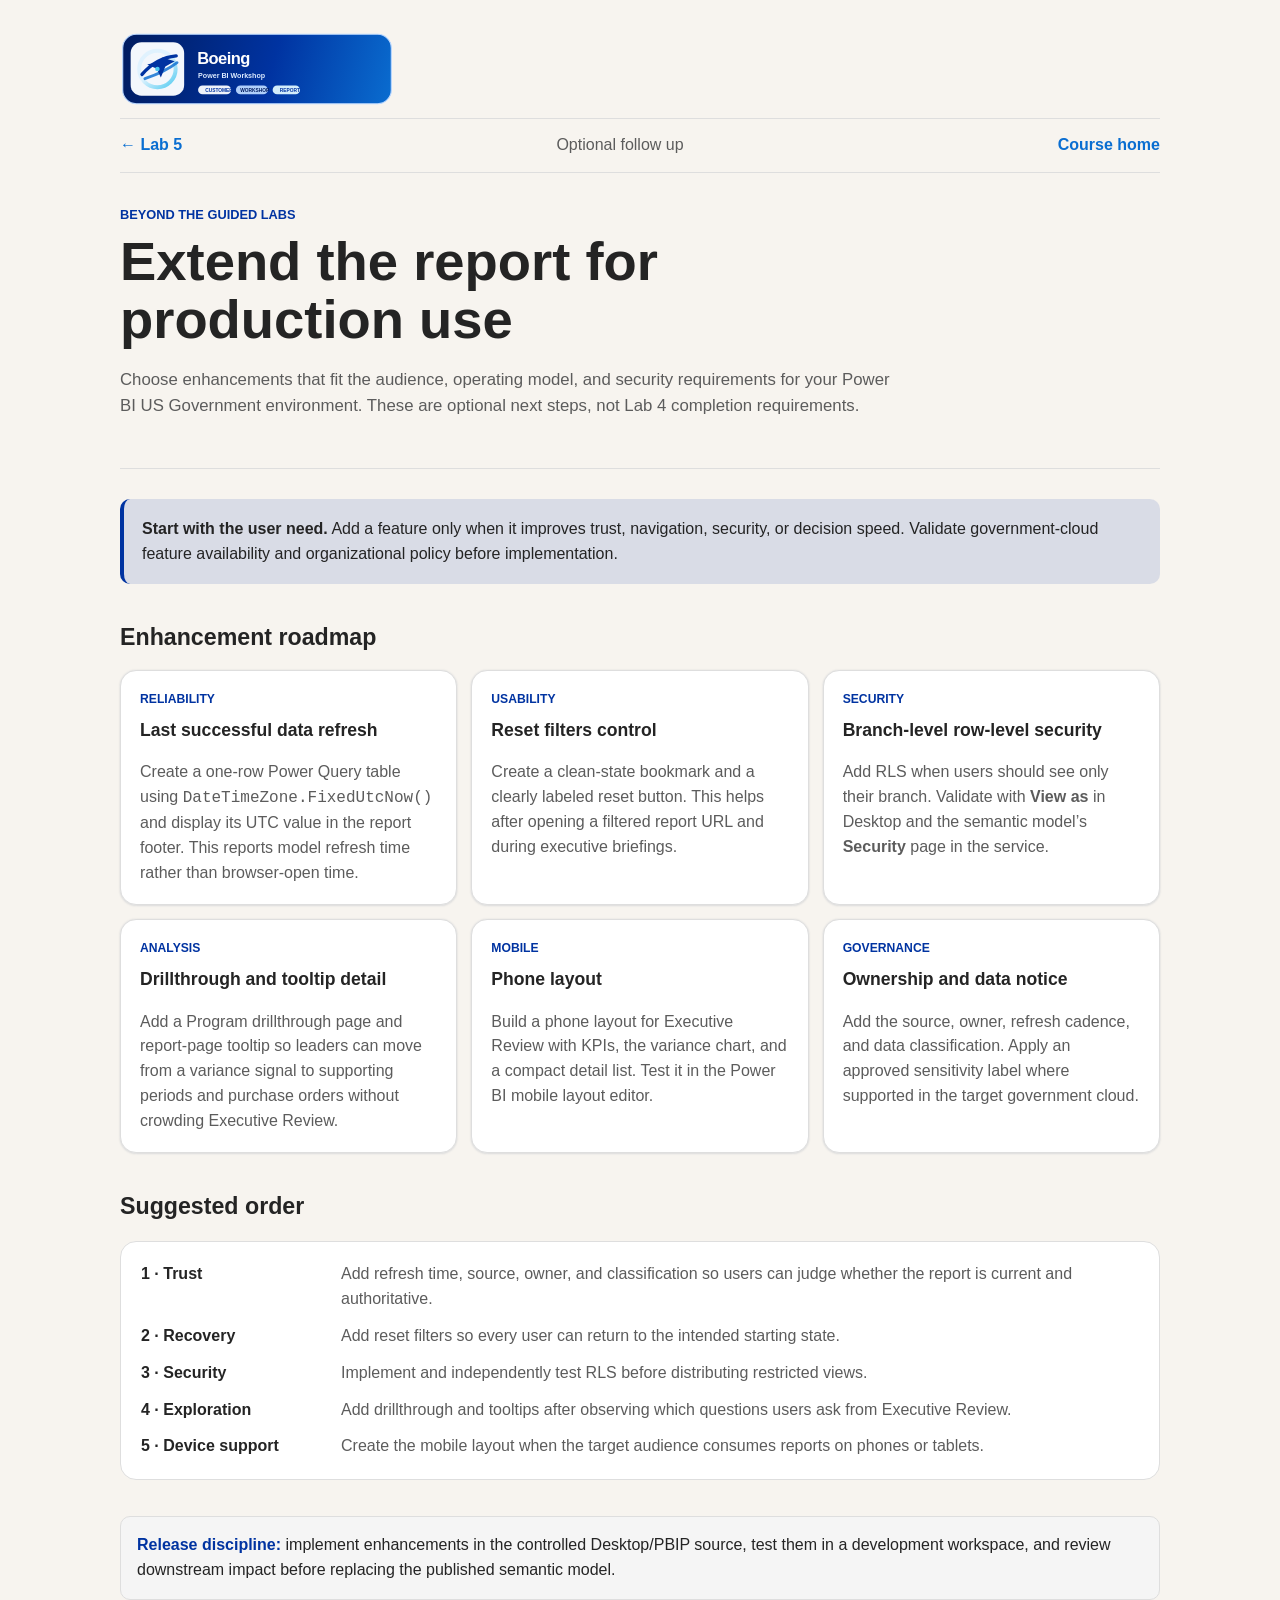
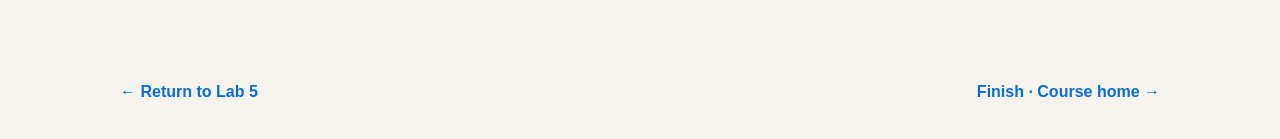
<file: Student/Labs/Web/follow-up.html>
<!doctype html>
<html lang="en">
<head>
  <meta charset="utf-8">
  <meta name="viewport" content="width=device-width, initial-scale=1">
  <title>Follow Up · Extend the Power BI Report</title>
  <link rel="stylesheet" href="styles/manual-print.css" media="print">
  <script>
    (() => {
      const param = new URLSearchParams(window.location.search).get("clawpilotTheme");
      const theme = param || (window.matchMedia("(prefers-color-scheme: dark)").matches ? "dark" : "light");
      document.documentElement.setAttribute("data-theme", theme);
    })();
  </script>
  <script src="scripts/delivery-brand.js" defer></script>
  <style>
    :root { color-scheme: light; --cp-bg: #f7f4ef; --cp-bg-elevated: #fcfbf8; --cp-surface: #ffffff; --cp-surface-soft: #f5f5f5; --cp-border: #dedede; --cp-border-strong: #919191; --cp-text: #242424; --cp-text-muted: #5c5c5c; --cp-text-soft: #6f6f6f; --cp-accent: #b11f4b; --cp-accent-hover: #9a1a41; --cp-accent-soft: rgba(177, 31, 75, 0.08); --cp-accent-fg: #ffffff; --cp-success: #16a34a; --cp-danger: #dc2626; --cp-warning: #f59e0b; --cp-link: #0078d4; --cp-shadow: 0 18px 48px rgba(0, 0, 0, 0.12); --cp-overlay: rgba(255, 255, 255, 0.8); --cp-panel: rgba(255, 255, 255, 0.86); --cp-panel-strong: rgba(255, 255, 255, 0.96); --cp-sheen: rgba(255, 255, 255, 0.55); --cp-highlight: rgba(177, 31, 75, 0.12); }
    html[data-theme="dark"] { color-scheme: dark; --cp-bg: #3d3b3a; --cp-bg-elevated: #343231; --cp-surface: #292929; --cp-surface-soft: #2e2e2e; --cp-border: #474747; --cp-border-strong: #5f5f5f; --cp-text: #dedede; --cp-text-muted: #919191; --cp-text-soft: #b0b0b0; --cp-accent: #fd8ea1; --cp-accent-hover: #fb7b91; --cp-accent-soft: rgba(253, 142, 161, 0.14); --cp-accent-fg: #1a1a1a; --cp-success: #4ade80; --cp-danger: #f87171; --cp-warning: #fbbf24; --cp-link: #4da6ff; --cp-shadow: 0 18px 48px rgba(0, 0, 0, 0.32); --cp-overlay: rgba(41, 41, 41, 0.88); --cp-panel: rgba(41, 41, 41, 0.72); --cp-panel-strong: rgba(41, 41, 41, 0.96); --cp-sheen: rgba(255, 255, 255, 0.04); --cp-highlight: rgba(253, 142, 161, 0.12); }
    * { box-sizing: border-box; }
    body { margin: 0; background: var(--cp-bg); color: var(--cp-text); font-family: "Segoe UI", Aptos, Calibri, -apple-system, BlinkMacSystemFont, sans-serif; line-height: 1.55; }
    a { color: var(--cp-link); }
    code, pre { font-family: Consolas, "Courier New", Courier, monospace; }
    .shell { max-width: 1080px; margin: auto; padding: 20px; }
    .topnav, .bottomnav { display: flex; justify-content: space-between; align-items: center; gap: 12px; padding: 14px 0; }
    .topnav a, .bottomnav a { text-decoration: none; font-weight: 700; }
    .crumb { color: var(--cp-text-muted); }
    header { padding: 32px 0; border-block: 1px solid var(--cp-border); }
    .eyebrow { color: var(--cp-accent); font-size: .8rem; font-weight: 800; text-transform: uppercase; }
    h1 { max-width: 820px; margin: 8px 0; font-size: clamp(2rem, 5vw, 3.4rem); line-height: 1.08; letter-spacing: 0; }
    .lede { max-width: 780px; color: var(--cp-text-muted); font-size: 1.05rem; }
    main { padding: 30px 0; }
    section { margin-bottom: 36px; }
    h2 { margin: 0 0 14px; font-size: 1.45rem; letter-spacing: 0; }
    h3 { margin: 0 0 8px; font-size: 1.1rem; letter-spacing: 0; }
    .intro { padding: 18px; background: var(--cp-accent-soft); border-left: 4px solid var(--cp-accent); border-radius: 0.625rem; }
    .roadmap { display: grid; grid-template-columns: repeat(3, minmax(0, 1fr)); gap: 14px; }
    .idea { min-width: 0; padding: 19px; background: var(--cp-surface); border: 1px solid var(--cp-border); border-radius: 16px; box-shadow: 0 0 2px var(--cp-border), 0 1px 2px var(--cp-border); }
    .priority { display: block; margin-bottom: 8px; color: var(--cp-accent); font-size: .76rem; font-weight: 800; text-transform: uppercase; }
    .idea p { margin-bottom: 0; color: var(--cp-text-muted); }
    .implementation { display: grid; grid-template-columns: 180px minmax(0, 1fr); gap: 12px 20px; padding: 20px; background: var(--cp-surface); border: 1px solid var(--cp-border); border-radius: 16px; }
    .implementation dt { font-weight: 800; }
    .implementation dd { margin: 0; color: var(--cp-text-muted); }
    .callout { padding: 16px; background: var(--cp-surface-soft); border: 1px solid var(--cp-border); border-radius: 0.625rem; }
    .callout strong { color: var(--cp-accent); }
    @media (max-width: 760px) { .roadmap { grid-template-columns: 1fr 1fr; } .implementation { grid-template-columns: 1fr; gap: 5px; } }
    @media (max-width: 520px) { .roadmap { grid-template-columns: 1fr; } .topnav, .bottomnav { align-items: flex-start; flex-direction: column; } }
    @media print { body { background: var(--cp-surface); } .idea { box-shadow: none; break-inside: avoid; } }
  </style>
</head>
<body>
  <div class="shell">
    <nav class="topnav"><a href="05-manage-power-bi-service.html">← Lab 5</a><span class="crumb">Optional follow up</span><a href="index.html">Course home</a></nav>
    <header>
      <div class="eyebrow">Beyond the guided labs</div>
      <h1>Extend the report for production use</h1>
      <p class="lede">Choose enhancements that fit the audience, operating model, and security requirements for your Power BI US Government environment. These are optional next steps, not Lab 4 completion requirements.</p>
    </header>
    <main>
      <section class="intro"><strong>Start with the user need.</strong> Add a feature only when it improves trust, navigation, security, or decision speed. Validate government-cloud feature availability and organizational policy before implementation.</section>

      <section>
        <h2>Enhancement roadmap</h2>
        <div class="roadmap">
          <article class="idea"><span class="priority">Reliability</span><h3>Last successful data refresh</h3><p>Create a one-row Power Query table using <code>DateTimeZone.FixedUtcNow()</code> and display its UTC value in the report footer. This reports model refresh time rather than browser-open time.</p></article>
          <article class="idea"><span class="priority">Usability</span><h3>Reset filters control</h3><p>Create a clean-state bookmark and a clearly labeled reset button. This helps after opening a filtered report URL and during executive briefings.</p></article>
          <article class="idea"><span class="priority">Security</span><h3>Branch-level row-level security</h3><p>Add RLS when users should see only their branch. Validate with <b>View as</b> in Desktop and the semantic model’s <b>Security</b> page in the service.</p></article>
          <article class="idea"><span class="priority">Analysis</span><h3>Drillthrough and tooltip detail</h3><p>Add a Program drillthrough page and report-page tooltip so leaders can move from a variance signal to supporting periods and purchase orders without crowding Executive Review.</p></article>
          <article class="idea"><span class="priority">Mobile</span><h3>Phone layout</h3><p>Build a phone layout for Executive Review with KPIs, the variance chart, and a compact detail list. Test it in the Power BI mobile layout editor.</p></article>
          <article class="idea"><span class="priority">Governance</span><h3>Ownership and data notice</h3><p>Add the source, owner, refresh cadence, and data classification. Apply an approved sensitivity label where supported in the target government cloud.</p></article>
        </div>
      </section>

      <section>
        <h2>Suggested order</h2>
        <dl class="implementation">
          <dt>1 · Trust</dt><dd>Add refresh time, source, owner, and classification so users can judge whether the report is current and authoritative.</dd>
          <dt>2 · Recovery</dt><dd>Add reset filters so every user can return to the intended starting state.</dd>
          <dt>3 · Security</dt><dd>Implement and independently test RLS before distributing restricted views.</dd>
          <dt>4 · Exploration</dt><dd>Add drillthrough and tooltips after observing which questions users ask from Executive Review.</dd>
          <dt>5 · Device support</dt><dd>Create the mobile layout when the target audience consumes reports on phones or tablets.</dd>
        </dl>
      </section>

      <section class="callout"><strong>Release discipline:</strong> implement enhancements in the controlled Desktop/PBIP source, test them in a development workspace, and review downstream impact before replacing the published semantic model.</section>
    </main>
    <nav class="bottomnav"><a href="05-manage-power-bi-service.html">← Return to Lab 5</a><a href="index.html">Finish · Course home →</a></nav>
  </div>
</body>
</html>
</file>
<file: Student/Lab/manual-print.css>
@page {
  size: letter;
  margin: 0.55in;
}

html,
html[data-theme="dark"] {
  color-scheme: light;
  --cp-bg: #ffffff;
  --cp-bg-elevated: #ffffff;
  --cp-surface: #ffffff;
  --cp-surface-soft: #f5f5f5;
  --cp-border: #c8c8c8;
  --cp-border-strong: #767676;
  --cp-text: #1f1f1f;
  --cp-text-muted: #4a4a4a;
  --cp-text-soft: #595959;
  --cp-shadow: none;
}

body {
  background: #ffffff !important;
  color: #1f1f1f !important;
  font-size: 10pt;
  line-height: 1.4;
  print-color-adjust: exact;
  -webkit-print-color-adjust: exact;
}

.shell {
  max-width: none !important;
  padding: 0 !important;
}

.topnav,
.bottomnav,
.copy,
.progress {
  display: none !important;
}

.delivery-brand-masthead {
  margin: 0 0 12pt !important;
}

header {
  padding: 14pt 0 !important;
}

h1 {
  font-size: 25pt !important;
}

h2 {
  font-size: 16pt !important;
  break-after: avoid-page;
}

h3,
strong,
figcaption {
  break-after: avoid-page;
}

main {
  display: block !important;
  padding: 18pt 0 0 !important;
}

aside {
  position: static !important;
  width: 100% !important;
  margin-top: 18pt;
}

section,
.panel,
.urlcard,
.checklist,
.cloud-card,
.idea,
.lab,
.shot,
.callout,
.verify > div,
.flow-step {
  box-shadow: none !important;
  break-inside: avoid-page;
}

.panel,
.urlcard,
.checklist,
.cloud-card,
.idea,
.lab,
.shot {
  border-color: #c8c8c8 !important;
}

.cloud-grid,
.release-flow,
.verify {
  grid-template-columns: repeat(2, minmax(0, 1fr)) !important;
}

.shot img {
  max-height: 7in;
  object-fit: contain;
}

a {
  color: #005ea8 !important;
  text-decoration: underline;
}

a[href^="http"]::after {
  content: " (" attr(href) ")";
  font-size: 8pt;
  overflow-wrap: anywhere;
}

input[type="checkbox"] {
  appearance: none;
  width: 10pt;
  height: 10pt;
  border: 1pt solid #555555;
  background: #ffffff;
}
</file>
<file: Student/Labs/Web/styles/manual-print.css>
@page {
  size: letter;
  margin: 0.55in;
}

html,
html[data-theme="dark"] {
  color-scheme: light;
  --cp-bg: #ffffff;
  --cp-bg-elevated: #ffffff;
  --cp-surface: #ffffff;
  --cp-surface-soft: #f5f5f5;
  --cp-border: #c8c8c8;
  --cp-border-strong: #767676;
  --cp-text: #1f1f1f;
  --cp-text-muted: #4a4a4a;
  --cp-text-soft: #595959;
  --cp-shadow: none;
}

body {
  background: #ffffff !important;
  color: #1f1f1f !important;
  font-size: 10pt;
  line-height: 1.4;
  print-color-adjust: exact;
  -webkit-print-color-adjust: exact;
}

.shell {
  max-width: none !important;
  padding: 0 !important;
}

.topnav,
.bottomnav,
.copy,
.progress {
  display: none !important;
}

.delivery-brand-masthead {
  margin: 0 0 12pt !important;
}

header {
  padding: 14pt 0 !important;
}

h1 {
  font-size: 25pt !important;
}

h2 {
  font-size: 16pt !important;
  break-after: avoid-page;
}

h3,
strong,
figcaption {
  break-after: avoid-page;
}

main {
  display: block !important;
  padding: 18pt 0 0 !important;
}

aside {
  position: static !important;
  width: 100% !important;
  margin-top: 18pt;
}

section,
.panel,
.urlcard,
.checklist,
.cloud-card,
.idea,
.lab,
.shot,
.callout,
.verify > div,
.flow-step {
  box-shadow: none !important;
  break-inside: avoid-page;
}

.panel,
.urlcard,
.checklist,
.cloud-card,
.idea,
.lab,
.shot {
  border-color: #c8c8c8 !important;
}

.cloud-grid,
.release-flow,
.verify {
  grid-template-columns: repeat(2, minmax(0, 1fr)) !important;
}

.shot img {
  max-height: 7in;
  object-fit: contain;
}

a {
  color: #005ea8 !important;
  text-decoration: underline;
}

a[href^="http"]::after {
  content: " (" attr(href) ")";
  font-size: 8pt;
  overflow-wrap: anywhere;
}

input[type="checkbox"] {
  appearance: none;
  width: 10pt;
  height: 10pt;
  border: 1pt solid #555555;
  background: #ffffff;
}
</file>
